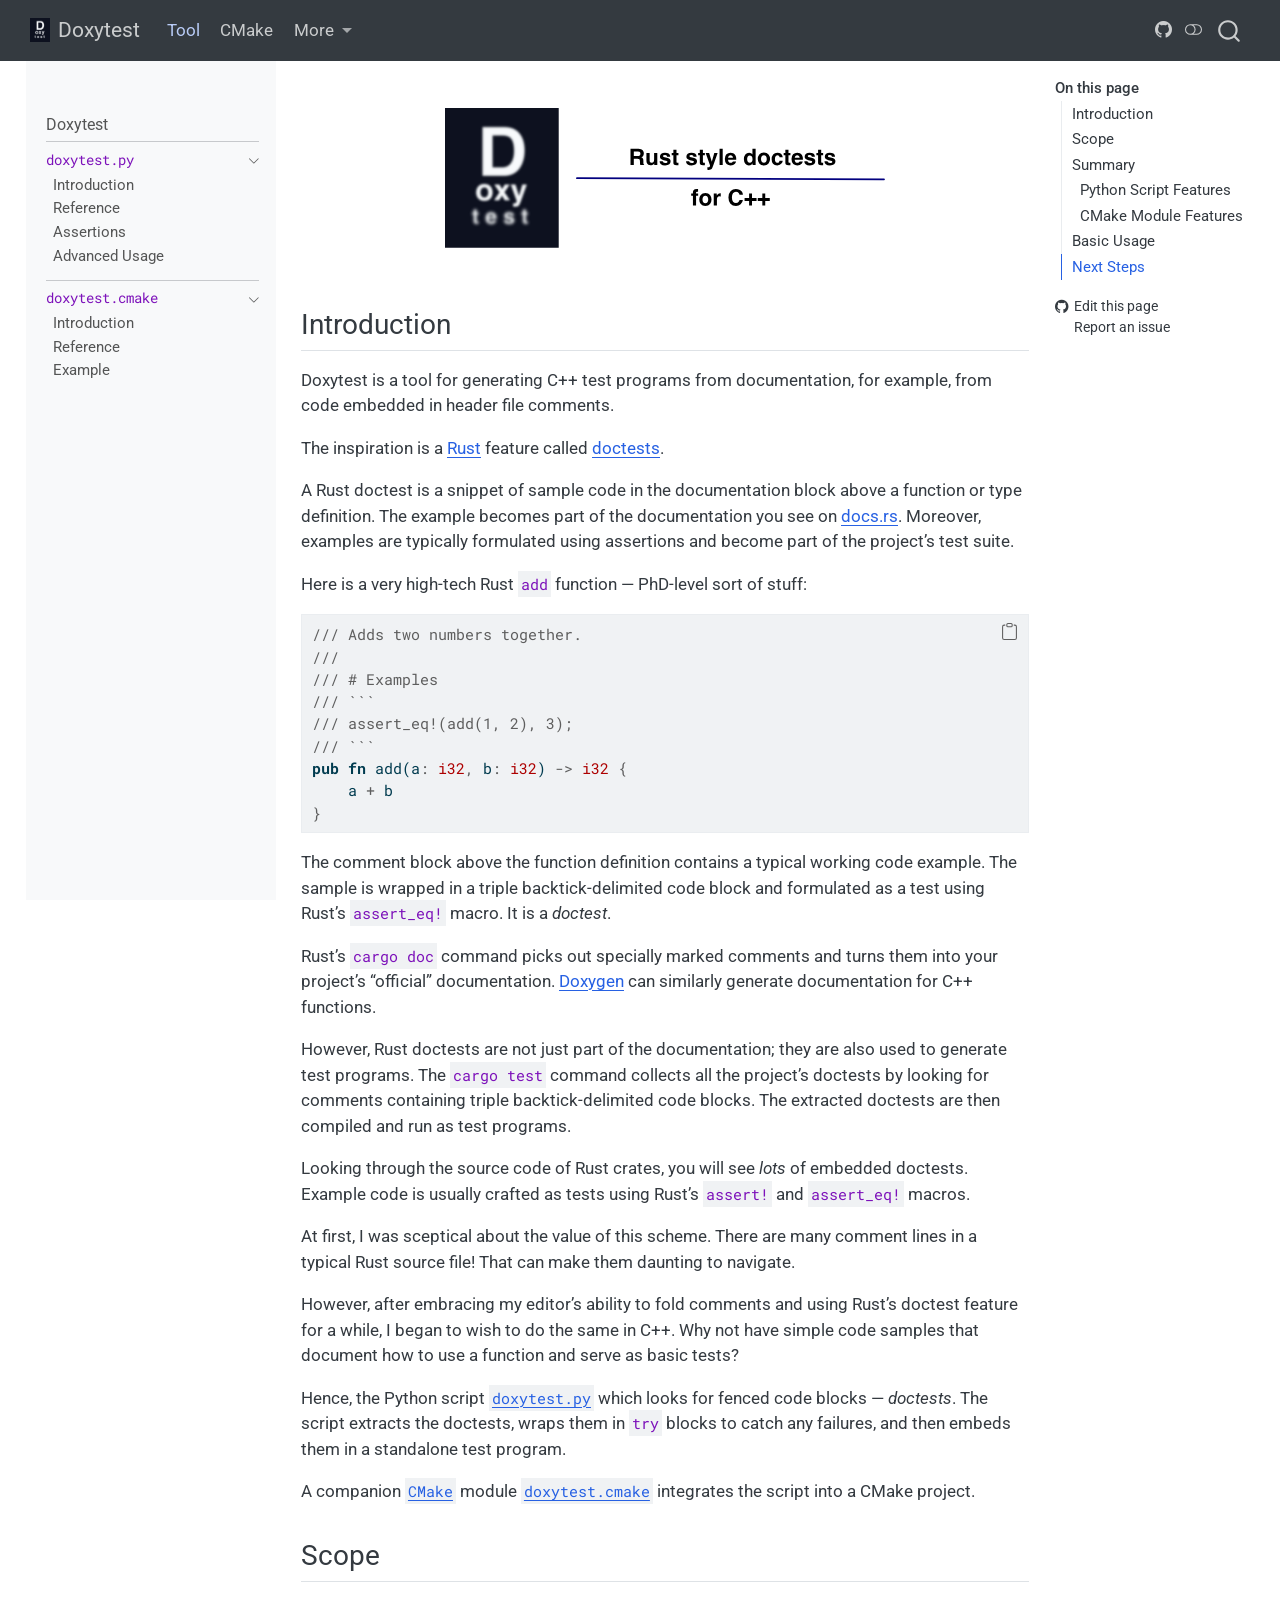
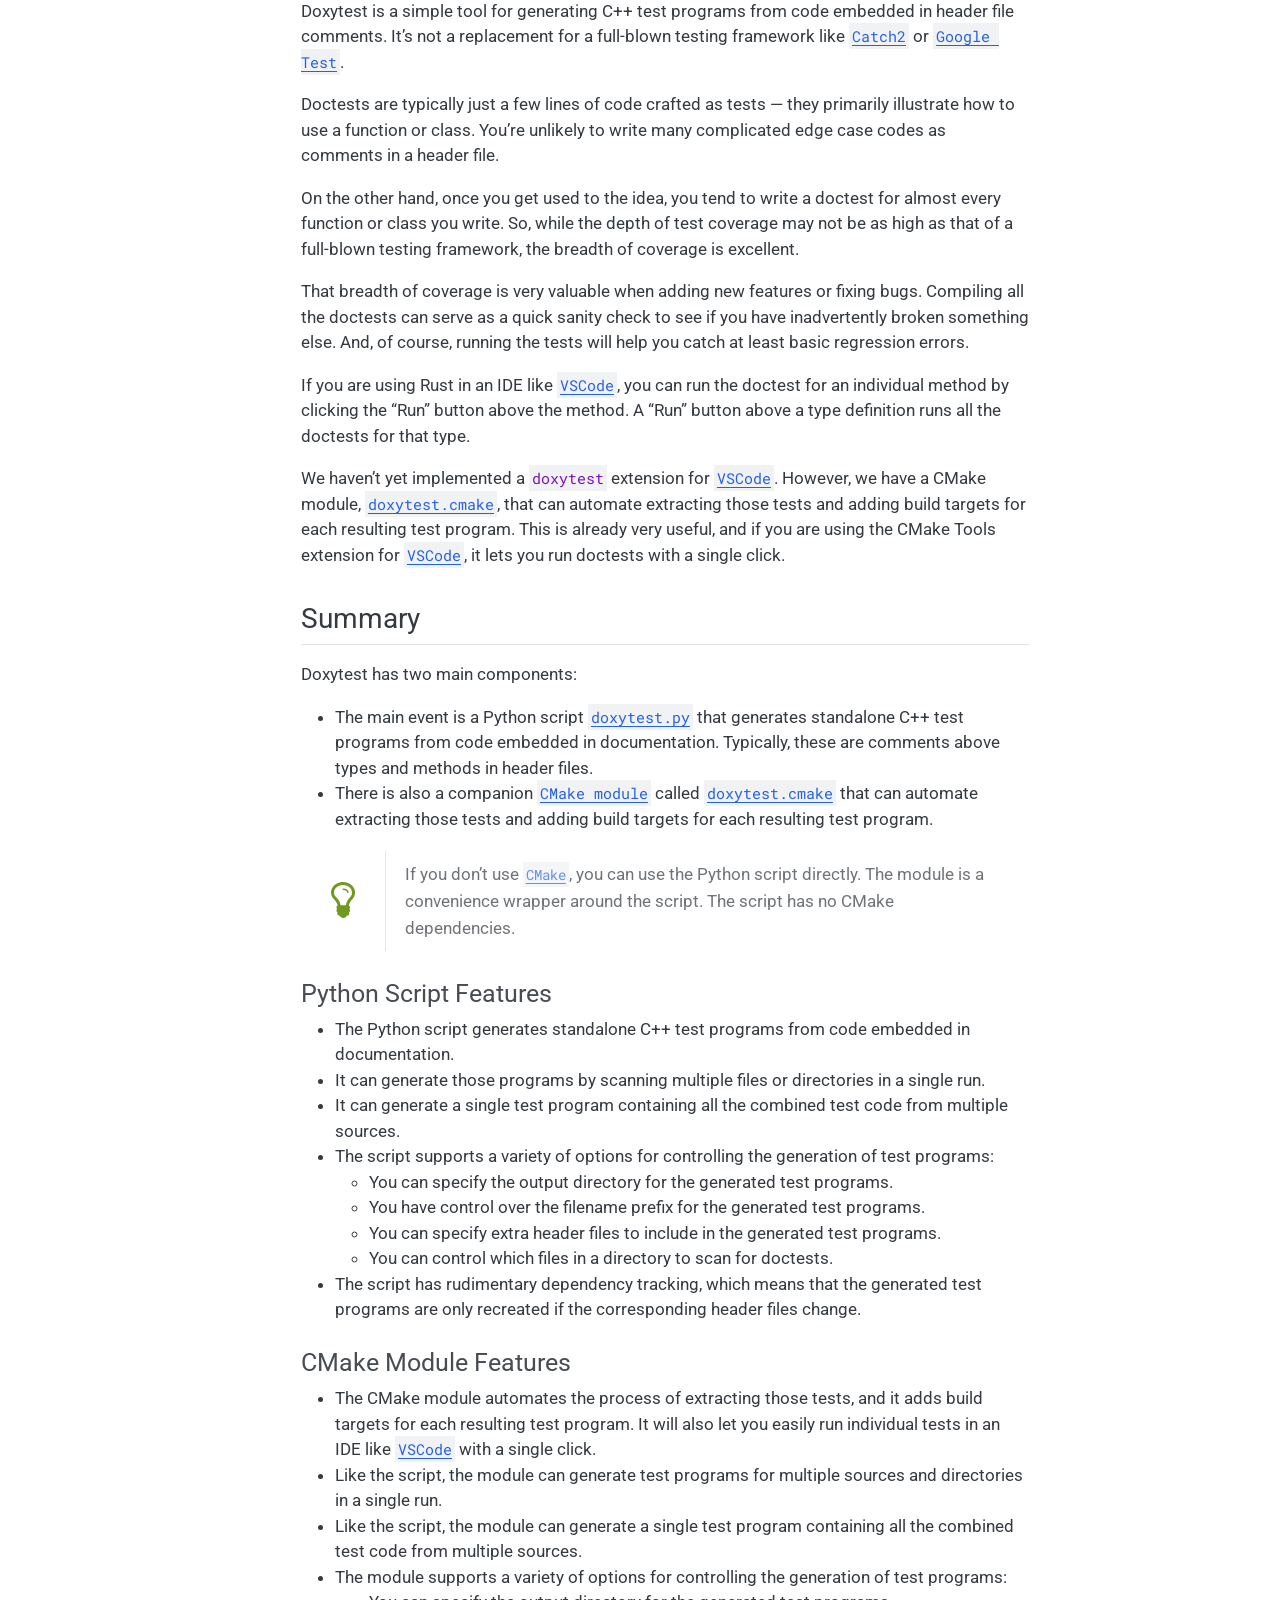
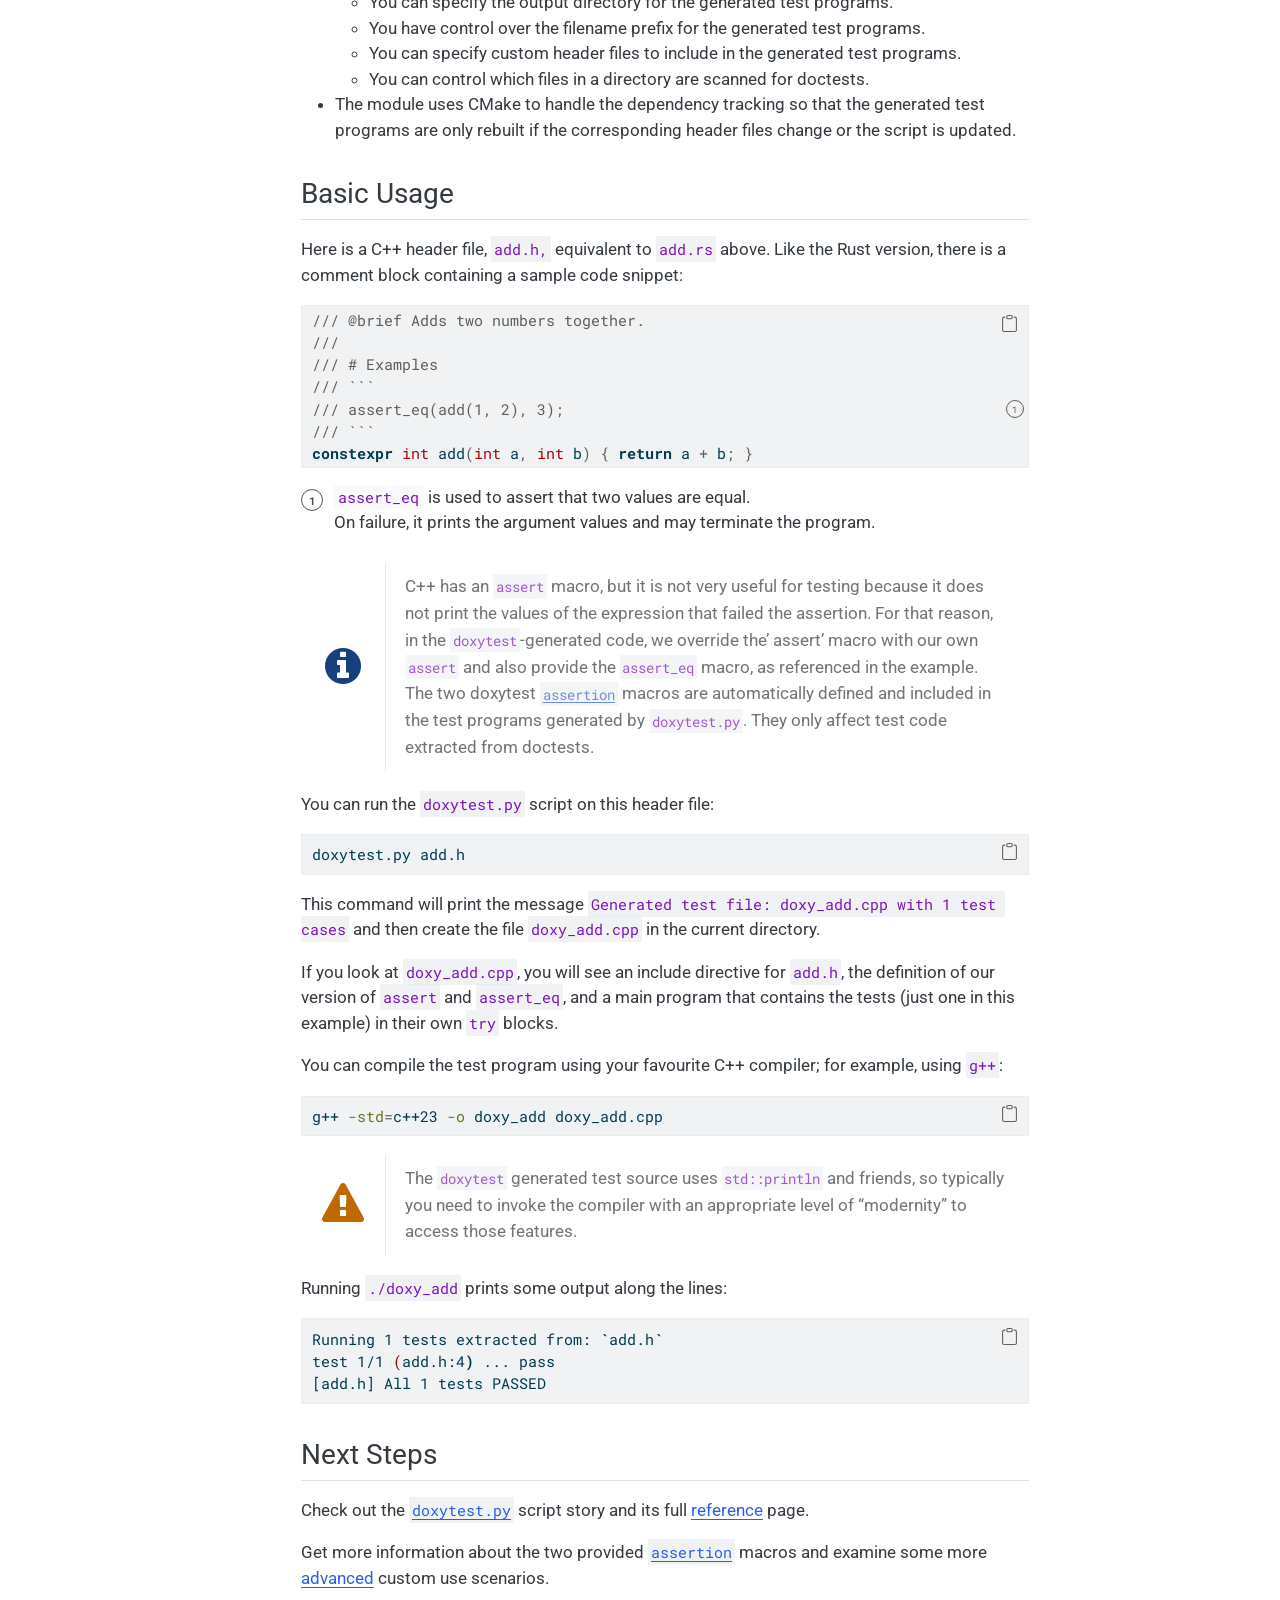
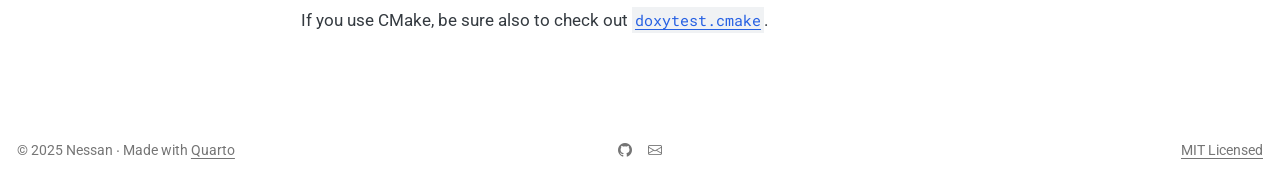
<file: index.html>
<!DOCTYPE html>
<html xmlns="http://www.w3.org/1999/xhtml" lang="en" xml:lang="en"><head>

<meta charset="utf-8">
<meta name="generator" content="quarto-1.8.25">

<meta name="viewport" content="width=device-width, initial-scale=1.0, user-scalable=yes">


<title>Doxytest</title>
<style>
code{white-space: pre-wrap;}
span.smallcaps{font-variant: small-caps;}
div.columns{display: flex; gap: min(4vw, 1.5em);}
div.column{flex: auto; overflow-x: auto;}
div.hanging-indent{margin-left: 1.5em; text-indent: -1.5em;}
ul.task-list{list-style: none;}
ul.task-list li input[type="checkbox"] {
  width: 0.8em;
  margin: 0 0.8em 0.2em -1em; /* quarto-specific, see https://github.com/quarto-dev/quarto-cli/issues/4556 */ 
  vertical-align: middle;
}
/* CSS for syntax highlighting */
html { -webkit-text-size-adjust: 100%; }
pre > code.sourceCode { white-space: pre; position: relative; }
pre > code.sourceCode > span { display: inline-block; line-height: 1.25; }
pre > code.sourceCode > span:empty { height: 1.2em; }
.sourceCode { overflow: visible; }
code.sourceCode > span { color: inherit; text-decoration: inherit; }
div.sourceCode { margin: 1em 0; }
pre.sourceCode { margin: 0; }
@media screen {
div.sourceCode { overflow: auto; }
}
@media print {
pre > code.sourceCode { white-space: pre-wrap; }
pre > code.sourceCode > span { text-indent: -5em; padding-left: 5em; }
}
pre.numberSource code
  { counter-reset: source-line 0; }
pre.numberSource code > span
  { position: relative; left: -4em; counter-increment: source-line; }
pre.numberSource code > span > a:first-child::before
  { content: counter(source-line);
    position: relative; left: -1em; text-align: right; vertical-align: baseline;
    border: none; display: inline-block;
    -webkit-touch-callout: none; -webkit-user-select: none;
    -khtml-user-select: none; -moz-user-select: none;
    -ms-user-select: none; user-select: none;
    padding: 0 4px; width: 4em;
  }
pre.numberSource { margin-left: 3em;  padding-left: 4px; }
div.sourceCode
  {   }
@media screen {
pre > code.sourceCode > span > a:first-child::before { text-decoration: underline; }
}
</style>


<script src="site_libs/quarto-nav/quarto-nav.js"></script>
<script src="site_libs/clipboard/clipboard.min.js"></script>
<script src="site_libs/quarto-search/autocomplete.umd.js"></script>
<script src="site_libs/quarto-search/fuse.min.js"></script>
<script src="site_libs/quarto-search/quarto-search.js"></script>
<meta name="quarto:offset" content="./">
<link href="./images/logo.svg" rel="icon" type="image/svg+xml">
<script src="site_libs/quarto-html/quarto.js" type="module"></script>
<script src="site_libs/quarto-html/tabsets/tabsets.js" type="module"></script>
<script src="site_libs/quarto-html/axe/axe-check.js" type="module"></script>
<script src="site_libs/quarto-html/popper.min.js"></script>
<script src="site_libs/quarto-html/tippy.umd.min.js"></script>
<script src="site_libs/quarto-html/anchor.min.js"></script>
<link href="site_libs/quarto-html/tippy.css" rel="stylesheet">
<link href="site_libs/quarto-html/quarto-syntax-highlighting-cd4e4562af9062d9f200841793bf5c06.css" rel="stylesheet" class="quarto-color-scheme" id="quarto-text-highlighting-styles">
<link href="site_libs/quarto-html/quarto-syntax-highlighting-dark-42da390b1251f2a7a621bc99940f6342.css" rel="stylesheet" class="quarto-color-scheme quarto-color-alternate" id="quarto-text-highlighting-styles">
<link href="site_libs/quarto-html/quarto-syntax-highlighting-cd4e4562af9062d9f200841793bf5c06.css" rel="stylesheet" class="quarto-color-scheme-extra" id="quarto-text-highlighting-styles">
<script src="site_libs/bootstrap/bootstrap.min.js"></script>
<link href="site_libs/bootstrap/bootstrap-icons.css" rel="stylesheet">
<link href="site_libs/bootstrap/bootstrap-f64d3cc6d510363a8df64d83128550f2.min.css" rel="stylesheet" append-hash="true" class="quarto-color-scheme" id="quarto-bootstrap" data-mode="light">
<link href="site_libs/bootstrap/bootstrap-dark-872cdecd6121a61d6fad0543e29579e4.min.css" rel="stylesheet" append-hash="true" class="quarto-color-scheme quarto-color-alternate" id="quarto-bootstrap" data-mode="dark">
<link href="site_libs/bootstrap/bootstrap-f64d3cc6d510363a8df64d83128550f2.min.css" rel="stylesheet" append-hash="true" class="quarto-color-scheme-extra" id="quarto-bootstrap" data-mode="light">
<link href="site_libs/quarto-contrib/admonitions-1.0.0/admonitions.css" rel="stylesheet">
<script id="quarto-search-options" type="application/json">{
  "location": "navbar",
  "copy-button": false,
  "collapse-after": 3,
  "panel-placement": "end",
  "type": "overlay",
  "limit": 50,
  "keyboard-shortcut": [
    "f",
    "/",
    "s"
  ],
  "show-item-context": false,
  "language": {
    "search-no-results-text": "No results",
    "search-matching-documents-text": "matching documents",
    "search-copy-link-title": "Copy link to search",
    "search-hide-matches-text": "Hide additional matches",
    "search-more-match-text": "more match in this document",
    "search-more-matches-text": "more matches in this document",
    "search-clear-button-title": "Clear",
    "search-text-placeholder": "",
    "search-detached-cancel-button-title": "Cancel",
    "search-submit-button-title": "Submit",
    "search-label": "Search"
  }
}</script>
<script async="" src="https://www.googletagmanager.com/gtag/js?id=G-62CQE8TY0X"></script>

<script type="text/javascript">

window.dataLayer = window.dataLayer || [];
function gtag(){dataLayer.push(arguments);}
gtag('js', new Date());
gtag('config', 'G-62CQE8TY0X', { 'anonymize_ip': true});
</script>
<link rel="stylesheet" href="https://cdnjs.cloudflare.com/ajax/libs/font-awesome/4.7.0/css/font-awesome.min.css">


<meta property="og:title" content="Doxytest">
<meta property="og:description" content="">
<meta property="og:image" content="https://nessan.github.io/doxytest/images/blurred-large.svg">
<meta property="og:site_name" content="Doxytest">
<meta property="og:image:alt" content="Project Header Logo">
</head>

<body class="nav-sidebar floating nav-fixed quarto-light"><script id="quarto-html-before-body" type="application/javascript">
    const toggleBodyColorMode = (bsSheetEl) => {
      const mode = bsSheetEl.getAttribute("data-mode");
      const bodyEl = window.document.querySelector("body");
      if (mode === "dark") {
        bodyEl.classList.add("quarto-dark");
        bodyEl.classList.remove("quarto-light");
      } else {
        bodyEl.classList.add("quarto-light");
        bodyEl.classList.remove("quarto-dark");
      }
    }
    const toggleBodyColorPrimary = () => {
      const bsSheetEl = window.document.querySelector("link#quarto-bootstrap:not([rel=disabled-stylesheet])");
      if (bsSheetEl) {
        toggleBodyColorMode(bsSheetEl);
      }
    }
    const setColorSchemeToggle = (alternate) => {
      const toggles = window.document.querySelectorAll('.quarto-color-scheme-toggle');
      for (let i=0; i < toggles.length; i++) {
        const toggle = toggles[i];
        if (toggle) {
          if (alternate) {
            toggle.classList.add("alternate");
          } else {
            toggle.classList.remove("alternate");
          }
        }
      }
    };
    const toggleColorMode = (alternate) => {
      // Switch the stylesheets
      const primaryStylesheets = window.document.querySelectorAll('link.quarto-color-scheme:not(.quarto-color-alternate)');
      const alternateStylesheets = window.document.querySelectorAll('link.quarto-color-scheme.quarto-color-alternate');
      manageTransitions('#quarto-margin-sidebar .nav-link', false);
      if (alternate) {
        // note: dark is layered on light, we don't disable primary!
        enableStylesheet(alternateStylesheets);
        for (const sheetNode of alternateStylesheets) {
          if (sheetNode.id === "quarto-bootstrap") {
            toggleBodyColorMode(sheetNode);
          }
        }
      } else {
        disableStylesheet(alternateStylesheets);
        enableStylesheet(primaryStylesheets)
        toggleBodyColorPrimary();
      }
      manageTransitions('#quarto-margin-sidebar .nav-link', true);
      // Switch the toggles
      setColorSchemeToggle(alternate)
      // Hack to workaround the fact that safari doesn't
      // properly recolor the scrollbar when toggling (#1455)
      if (navigator.userAgent.indexOf('Safari') > 0 && navigator.userAgent.indexOf('Chrome') == -1) {
        manageTransitions("body", false);
        window.scrollTo(0, 1);
        setTimeout(() => {
          window.scrollTo(0, 0);
          manageTransitions("body", true);
        }, 40);
      }
    }
    const disableStylesheet = (stylesheets) => {
      for (let i=0; i < stylesheets.length; i++) {
        const stylesheet = stylesheets[i];
        stylesheet.rel = 'disabled-stylesheet';
      }
    }
    const enableStylesheet = (stylesheets) => {
      for (let i=0; i < stylesheets.length; i++) {
        const stylesheet = stylesheets[i];
        if(stylesheet.rel !== 'stylesheet') { // for Chrome, which will still FOUC without this check
          stylesheet.rel = 'stylesheet';
        }
      }
    }
    const manageTransitions = (selector, allowTransitions) => {
      const els = window.document.querySelectorAll(selector);
      for (let i=0; i < els.length; i++) {
        const el = els[i];
        if (allowTransitions) {
          el.classList.remove('notransition');
        } else {
          el.classList.add('notransition');
        }
      }
    }
    const isFileUrl = () => {
      return window.location.protocol === 'file:';
    }
    const hasAlternateSentinel = () => {
      let styleSentinel = getColorSchemeSentinel();
      if (styleSentinel !== null) {
        return styleSentinel === "alternate";
      } else {
        return false;
      }
    }
    const setStyleSentinel = (alternate) => {
      const value = alternate ? "alternate" : "default";
      if (!isFileUrl()) {
        window.localStorage.setItem("quarto-color-scheme", value);
      } else {
        localAlternateSentinel = value;
      }
    }
    const getColorSchemeSentinel = () => {
      if (!isFileUrl()) {
        const storageValue = window.localStorage.getItem("quarto-color-scheme");
        return storageValue != null ? storageValue : localAlternateSentinel;
      } else {
        return localAlternateSentinel;
      }
    }
    const toggleGiscusIfUsed = (isAlternate, darkModeDefault) => {
      const baseTheme = document.querySelector('#giscus-base-theme')?.value ?? 'light';
      const alternateTheme = document.querySelector('#giscus-alt-theme')?.value ?? 'dark';
      let newTheme = '';
      if(authorPrefersDark) {
        newTheme = isAlternate ? baseTheme : alternateTheme;
      } else {
        newTheme = isAlternate ? alternateTheme : baseTheme;
      }
      const changeGiscusTheme = () => {
        // From: https://github.com/giscus/giscus/issues/336
        const sendMessage = (message) => {
          const iframe = document.querySelector('iframe.giscus-frame');
          if (!iframe) return;
          iframe.contentWindow.postMessage({ giscus: message }, 'https://giscus.app');
        }
        sendMessage({
          setConfig: {
            theme: newTheme
          }
        });
      }
      const isGiscussLoaded = window.document.querySelector('iframe.giscus-frame') !== null;
      if (isGiscussLoaded) {
        changeGiscusTheme();
      }
    };
    const authorPrefersDark = false;
    const darkModeDefault = authorPrefersDark;
      document.querySelector('link#quarto-text-highlighting-styles.quarto-color-scheme-extra').rel = 'disabled-stylesheet';
      document.querySelector('link#quarto-bootstrap.quarto-color-scheme-extra').rel = 'disabled-stylesheet';
    let localAlternateSentinel = darkModeDefault ? 'alternate' : 'default';
    // Dark / light mode switch
    window.quartoToggleColorScheme = () => {
      // Read the current dark / light value
      let toAlternate = !hasAlternateSentinel();
      toggleColorMode(toAlternate);
      setStyleSentinel(toAlternate);
      toggleGiscusIfUsed(toAlternate, darkModeDefault);
      window.dispatchEvent(new Event('resize'));
    };
    // Switch to dark mode if need be
    if (hasAlternateSentinel()) {
      toggleColorMode(true);
    } else {
      toggleColorMode(false);
    }
  </script>

<div id="quarto-search-results"></div>
  <header id="quarto-header" class="headroom fixed-top">
    <nav class="navbar navbar-expand-lg " data-bs-theme="dark">
      <div class="navbar-container container-fluid">
      <div class="navbar-brand-container mx-auto">
    <a href="./index.html" class="navbar-brand navbar-brand-logo">
    <img src="./images/logo.svg" alt="The Doxytest logo" class="navbar-logo light-content">
    <img src="./images/logo.svg" alt="The Doxytest logo" class="navbar-logo dark-content">
    </a>
    <a class="navbar-brand" href="./index.html">
    <span class="navbar-title">Doxytest</span>
    </a>
  </div>
            <div id="quarto-search" class="" title="Search"></div>
          <button class="navbar-toggler" type="button" data-bs-toggle="collapse" data-bs-target="#navbarCollapse" aria-controls="navbarCollapse" role="menu" aria-expanded="false" aria-label="Toggle navigation" onclick="if (window.quartoToggleHeadroom) { window.quartoToggleHeadroom(); }">
  <span class="navbar-toggler-icon"></span>
</button>
          <div class="collapse navbar-collapse" id="navbarCollapse">
            <ul class="navbar-nav navbar-nav-scroll me-auto">
  <li class="nav-item">
    <a class="nav-link active" href="./pages/script/index.html" aria-current="page"> 
<span class="menu-text">Tool</span></a>
  </li>  
  <li class="nav-item">
    <a class="nav-link" href="./pages/cmake/index.html"> 
<span class="menu-text">CMake</span></a>
  </li>  
  <li class="nav-item dropdown ">
    <a class="nav-link dropdown-toggle" href="#" id="nav-menu-more" role="link" data-bs-toggle="dropdown" aria-expanded="false">
 <span class="menu-text">More</span>
    </a>
    <ul class="dropdown-menu" aria-labelledby="nav-menu-more">    
        <li>
    <a class="dropdown-item" href="https://github.com/nessan/doxytest"><i class="bi bi-github" role="img">
</i> 
 <span class="dropdown-text">Project Repo</span></a>
  </li>  
        <li>
    <a class="dropdown-item" href="https://github.com/nessan/doxytest/issues"><i class="bi bi-bug" role="img">
</i> 
 <span class="dropdown-text">Report a Bug</span></a>
  </li>  
        <li>
    <a class="dropdown-item" href="mailto:nzznfitz+gh@icloud.com"><i class="bi bi-chat-right-text" role="img">
</i> 
 <span class="dropdown-text">Ask a Question</span></a>
  </li>  
    </ul>
  </li>
</ul>
          </div> <!-- /navcollapse -->
            <div class="quarto-navbar-tools">
    <a href="https://github.com/nessan/doxytest" title="GitHub repo" class="quarto-navigation-tool px-1" aria-label="GitHub repo"><i class="bi bi-github"></i></a>
  <a href="" class="quarto-color-scheme-toggle quarto-navigation-tool  px-1" onclick="window.quartoToggleColorScheme(); return false;" title="Toggle dark mode"><i class="bi"></i></a>
</div>
      </div> <!-- /container-fluid -->
    </nav>
  <nav class="quarto-secondary-nav">
    <div class="container-fluid d-flex">
      <button type="button" class="quarto-btn-toggle btn" data-bs-toggle="collapse" role="button" data-bs-target=".quarto-sidebar-collapse-item" aria-controls="quarto-sidebar" aria-expanded="false" aria-label="Toggle sidebar navigation" onclick="if (window.quartoToggleHeadroom) { window.quartoToggleHeadroom(); }">
        <i class="bi bi-layout-text-sidebar-reverse"></i>
      </button>
        <a class="flex-grow-1 no-decor" role="navigation" data-bs-toggle="collapse" data-bs-target=".quarto-sidebar-collapse-item" aria-controls="quarto-sidebar" aria-expanded="false" aria-label="Toggle sidebar navigation" onclick="if (window.quartoToggleHeadroom) { window.quartoToggleHeadroom(); }">      
          <h1 class="quarto-secondary-nav-title"></h1>
        </a>     
    </div>
  </nav>
</header>
<!-- content -->
<div id="quarto-content" class="quarto-container page-columns page-rows-contents page-layout-article page-navbar">
<!-- sidebar -->
  <nav id="quarto-sidebar" class="sidebar collapse collapse-horizontal quarto-sidebar-collapse-item sidebar-navigation floating overflow-auto">
    <div class="pt-lg-2 mt-2 text-left sidebar-header">
      <a href="./index.html" class="sidebar-logo-link">
      </a>
      </div>
    <div class="sidebar-menu-container"> 
    <ul class="list-unstyled mt-1">
        <li class="sidebar-item">
  <div class="sidebar-item-container"> 
  <a href="./pages/index.html" class="sidebar-item-text sidebar-link">
 <span class="menu-text">Doxytest</span></a>
  </div>
</li>
        <li class="px-0"><hr class="sidebar-divider hi "></li>
        <li class="sidebar-item sidebar-item-section">
      <div class="sidebar-item-container"> 
            <a class="sidebar-item-text sidebar-link text-start" data-bs-toggle="collapse" data-bs-target="#quarto-sidebar-section-1" role="navigation" aria-expanded="true">
 <span class="menu-text"><code>doxytest.py</code></span></a>
          <a class="sidebar-item-toggle text-start" data-bs-toggle="collapse" data-bs-target="#quarto-sidebar-section-1" role="navigation" aria-expanded="true" aria-label="Toggle section">
            <i class="bi bi-chevron-right ms-2"></i>
          </a> 
      </div>
      <ul id="quarto-sidebar-section-1" class="collapse list-unstyled sidebar-section depth1 show">  
          <li class="sidebar-item">
  <div class="sidebar-item-container"> 
  <a href="./pages/script/index.html" class="sidebar-item-text sidebar-link">
 <span class="menu-text">Introduction</span></a>
  </div>
</li>
          <li class="sidebar-item">
  <div class="sidebar-item-container"> 
  <a href="./pages/script/reference.html" class="sidebar-item-text sidebar-link">
 <span class="menu-text">Reference</span></a>
  </div>
</li>
          <li class="sidebar-item">
  <div class="sidebar-item-container"> 
  <a href="./pages/script/assertions.html" class="sidebar-item-text sidebar-link">
 <span class="menu-text">Assertions</span></a>
  </div>
</li>
          <li class="sidebar-item">
  <div class="sidebar-item-container"> 
  <a href="./pages/script/advanced.html" class="sidebar-item-text sidebar-link">
 <span class="menu-text">Advanced Usage</span></a>
  </div>
</li>
      </ul>
  </li>
        <li class="px-0"><hr class="sidebar-divider hi "></li>
        <li class="sidebar-item sidebar-item-section">
      <div class="sidebar-item-container"> 
            <a class="sidebar-item-text sidebar-link text-start" data-bs-toggle="collapse" data-bs-target="#quarto-sidebar-section-2" role="navigation" aria-expanded="true">
 <span class="menu-text"><code>doxytest.cmake</code></span></a>
          <a class="sidebar-item-toggle text-start" data-bs-toggle="collapse" data-bs-target="#quarto-sidebar-section-2" role="navigation" aria-expanded="true" aria-label="Toggle section">
            <i class="bi bi-chevron-right ms-2"></i>
          </a> 
      </div>
      <ul id="quarto-sidebar-section-2" class="collapse list-unstyled sidebar-section depth1 show">  
          <li class="sidebar-item">
  <div class="sidebar-item-container"> 
  <a href="./pages/cmake/index.html" class="sidebar-item-text sidebar-link">
 <span class="menu-text">Introduction</span></a>
  </div>
</li>
          <li class="sidebar-item">
  <div class="sidebar-item-container"> 
  <a href="./pages/cmake/index.html#reference" class="sidebar-item-text sidebar-link">
 <span class="menu-text">Reference</span></a>
  </div>
</li>
          <li class="sidebar-item">
  <div class="sidebar-item-container"> 
  <a href="./pages/cmake/index.html#example" class="sidebar-item-text sidebar-link">
 <span class="menu-text">Example</span></a>
  </div>
</li>
      </ul>
  </li>
    </ul>
    </div>
</nav>
<div id="quarto-sidebar-glass" class="quarto-sidebar-collapse-item" data-bs-toggle="collapse" data-bs-target=".quarto-sidebar-collapse-item"></div>
<!-- margin-sidebar -->
    <div id="quarto-margin-sidebar" class="sidebar margin-sidebar">
        <nav id="TOC" role="doc-toc" class="toc-active" data-toc-expanded="99">
    <h2 id="toc-title">On this page</h2>
   
  <ul>
  <li><a href="#introduction" id="toc-introduction" class="nav-link active" data-scroll-target="#introduction">Introduction</a></li>
  <li><a href="#scope" id="toc-scope" class="nav-link" data-scroll-target="#scope">Scope</a></li>
  <li><a href="#summary" id="toc-summary" class="nav-link" data-scroll-target="#summary">Summary</a>
  <ul class="collapse">
  <li><a href="#python-script-features" id="toc-python-script-features" class="nav-link" data-scroll-target="#python-script-features">Python Script Features</a></li>
  <li><a href="#cmake-module-features" id="toc-cmake-module-features" class="nav-link" data-scroll-target="#cmake-module-features">CMake Module Features</a></li>
  </ul></li>
  <li><a href="#basic-usage" id="toc-basic-usage" class="nav-link" data-scroll-target="#basic-usage">Basic Usage</a></li>
  <li><a href="#next-steps" id="toc-next-steps" class="nav-link" data-scroll-target="#next-steps">Next Steps</a></li>
  </ul>
<div class="toc-actions"><ul><li><a href="https://github.com/nessan/doxytest/edit/main/docs/index.qmd" class="toc-action"><i class="bi bi-github"></i>Edit this page</a></li><li><a href="https://github.com/nessan/doxytest/issues/new/choose" class="toc-action"><i class="bi empty"></i>Report an issue</a></li></ul></div></nav>
    </div>
<!-- main -->
<main class="content" id="quarto-document-content"><header id="title-block-header" class="quarto-title-block"></header>





<div align="center">
    <img src="./images/blurred-large.svg" alt="Project Header Logo" height="140">
</div>
<p><br></p>
<section id="introduction" class="level2">
<h2 class="anchored" data-anchor-id="introduction">Introduction</h2>
<p>Doxytest is a tool for generating C++ test programs from documentation, for example, from code embedded in header file comments.</p>
<p>The inspiration is a <a href="https://www.rust-lang.org">Rust</a> feature called <a href="https://doc.rust-lang.org/rustdoc/write-documentation/documentation-tests.html">doctests</a>.</p>
<p>A Rust doctest is a snippet of sample code in the documentation block above a function or type definition. The example becomes part of the documentation you see on <a href="https://docs.rs">docs.rs</a>. Moreover, examples are typically formulated using assertions and become part of the project’s test suite.</p>
<p>Here is a very high-tech Rust <code>add</code> function — PhD-level sort of stuff:</p>
<div class="code-copy-outer-scaffold"><div class="sourceCode" id="cb1"><pre class="sourceCode rust code-with-copy"><code class="sourceCode rust"><span id="cb1-1"><a href="#cb1-1" aria-hidden="true" tabindex="-1"></a><span class="co">/// Adds two numbers together.</span></span>
<span id="cb1-2"><a href="#cb1-2" aria-hidden="true" tabindex="-1"></a><span class="co">///</span></span>
<span id="cb1-3"><a href="#cb1-3" aria-hidden="true" tabindex="-1"></a><span class="co">/// # Examples</span></span>
<span id="cb1-4"><a href="#cb1-4" aria-hidden="true" tabindex="-1"></a><span class="co">/// ```</span></span>
<span id="cb1-5"><a href="#cb1-5" aria-hidden="true" tabindex="-1"></a><span class="co">/// assert_eq!(add(1, 2), 3);</span></span>
<span id="cb1-6"><a href="#cb1-6" aria-hidden="true" tabindex="-1"></a><span class="co">/// ```</span></span>
<span id="cb1-7"><a href="#cb1-7" aria-hidden="true" tabindex="-1"></a><span class="kw">pub</span> <span class="kw">fn</span> add(a<span class="op">:</span> <span class="dt">i32</span><span class="op">,</span> b<span class="op">:</span> <span class="dt">i32</span>) <span class="op">-&gt;</span> <span class="dt">i32</span> <span class="op">{</span></span>
<span id="cb1-8"><a href="#cb1-8" aria-hidden="true" tabindex="-1"></a>    a <span class="op">+</span> b</span>
<span id="cb1-9"><a href="#cb1-9" aria-hidden="true" tabindex="-1"></a><span class="op">}</span></span></code></pre></div><button title="Copy to Clipboard" class="code-copy-button"><i class="bi"></i></button></div>
<p>The comment block above the function definition contains a typical working code example. The sample is wrapped in a triple backtick-delimited code block and formulated as a test using Rust’s <code>assert_eq!</code> macro. It is a <em>doctest</em>.</p>
<p>Rust’s <code>cargo doc</code> command picks out specially marked comments and turns them into your project’s “official” documentation. <a href="https://www.doxygen.nl">Doxygen</a> can similarly generate documentation for C++ functions.</p>
<p>However, Rust doctests are not just part of the documentation; they are also used to generate test programs. The <code>cargo test</code> command collects all the project’s doctests by looking for comments containing triple backtick-delimited code blocks. The extracted doctests are then compiled and run as test programs.</p>
<p>Looking through the source code of Rust crates, you will see <em>lots</em> of embedded doctests. Example code is usually crafted as tests using Rust’s <code>assert!</code> and <code>assert_eq!</code> macros.</p>
<p>At first, I was sceptical about the value of this scheme. There are many comment lines in a typical Rust source file! That can make them daunting to navigate.</p>
<p>However, after embracing my editor’s ability to fold comments and using Rust’s doctest feature for a while, I began to wish to do the same in C++. Why not have simple code samples that document how to use a function and serve as basic tests?</p>
<p>Hence, the Python script <a href="./pages/script/index.html"><code>doxytest.py</code></a> which looks for fenced code blocks — <em>doctests</em>. The script extracts the doctests, wraps them in <code>try</code> blocks to catch any failures, and then embeds them in a standalone test program.</p>
<p>A companion <a href="https://cmake.org"><code>CMake</code></a> module <a href="./pages/cmake/index.html"><code>doxytest.cmake</code></a> integrates the script into a CMake project.</p>
</section>
<section id="scope" class="level2">
<h2 class="anchored" data-anchor-id="scope">Scope</h2>
<p>Doxytest is a simple tool for generating C++ test programs from code embedded in header file comments. It’s not a replacement for a full-blown testing framework like <a href="https://github.com/catchorg/Catch2"><code>Catch2</code></a> or <a href="https://github.com/google/googletest"><code>Google Test</code></a>.</p>
<p>Doctests are typically just a few lines of code crafted as tests — they primarily illustrate how to use a function or class. You’re unlikely to write many complicated edge case codes as comments in a header file.</p>
<p>On the other hand, once you get used to the idea, you tend to write a doctest for almost every function or class you write. So, while the depth of test coverage may not be as high as that of a full-blown testing framework, the breadth of coverage is excellent.</p>
<p>That breadth of coverage is very valuable when adding new features or fixing bugs. Compiling all the doctests can serve as a quick sanity check to see if you have inadvertently broken something else. And, of course, running the tests will help you catch at least basic regression errors.</p>
<p>If you are using Rust in an IDE like <a href="https://code.visualstudio.com"><code>VSCode</code></a>, you can run the doctest for an individual method by clicking the “Run” button above the method. A “Run” button above a type definition runs all the doctests for that type.</p>
<p>We haven’t yet implemented a <code>doxytest</code> extension for <a href="https://code.visualstudio.com"><code>VSCode</code></a>. However, we have a CMake module, <a href="./pages/cmake/index.html"><code>doxytest.cmake</code></a>, that can automate extracting those tests and adding build targets for each resulting test program. This is already very useful, and if you are using the CMake Tools extension for <a href="https://code.visualstudio.com"><code>VSCode</code></a>, it lets you run doctests with a single click.</p>
</section>
<section id="summary" class="level2">
<h2 class="anchored" data-anchor-id="summary">Summary</h2>
<p>Doxytest has two main components:</p>
<ul>
<li>The main event is a Python script <a href="./pages/script/index.html"><code>doxytest.py</code></a> that generates standalone C++ test programs from code embedded in documentation. Typically, these are comments above types and methods in header files.</li>
<li>There is also a companion <a href="https://cmake.org/cmake/help/book/mastering-cmake/chapter/Modules.html"><code>CMake module</code></a> called <a href="./pages/cmake/index.html"><code>doxytest.cmake</code></a> that can automate extracting those tests and adding build targets for each resulting test program.</li>
</ul>
<div class="admonition tip">
    <table><tbody><tr>
    <td class="icon"> <i class="fa icon-tip" title="Tip"></i></td>
    <td class="content">
    
If you don’t use <a href="https://cmake.org"><code>CMake</code></a>, you can use the Python script directly. The module is a convenience wrapper around the script. The script has no CMake dependencies.
</td></tr></tbody></table></div>
<section id="python-script-features" class="level3">
<h3 class="anchored" data-anchor-id="python-script-features">Python Script Features</h3>
<ul>
<li>The Python script generates standalone C++ test programs from code embedded in documentation.</li>
<li>It can generate those programs by scanning multiple files or directories in a single run.</li>
<li>It can generate a single test program containing all the combined test code from multiple sources.</li>
<li>The script supports a variety of options for controlling the generation of test programs:
<ul>
<li>You can specify the output directory for the generated test programs.</li>
<li>You have control over the filename prefix for the generated test programs.</li>
<li>You can specify extra header files to include in the generated test programs.</li>
<li>You can control which files in a directory to scan for doctests.</li>
</ul></li>
<li>The script has rudimentary dependency tracking, which means that the generated test programs are only recreated if the corresponding header files change.</li>
</ul>
</section>
<section id="cmake-module-features" class="level3">
<h3 class="anchored" data-anchor-id="cmake-module-features">CMake Module Features</h3>
<ul>
<li>The CMake module automates the process of extracting those tests, and it adds build targets for each resulting test program. It will also let you easily run individual tests in an IDE like <a href="https://code.visualstudio.com"><code>VSCode</code></a> with a single click.</li>
<li>Like the script, the module can generate test programs for multiple sources and directories in a single run.</li>
<li>Like the script, the module can generate a single test program containing all the combined test code from multiple sources.</li>
<li>The module supports a variety of options for controlling the generation of test programs:
<ul>
<li>You can specify the output directory for the generated test programs.</li>
<li>You have control over the filename prefix for the generated test programs.</li>
<li>You can specify custom header files to include in the generated test programs.</li>
<li>You can control which files in a directory are scanned for doctests.</li>
</ul></li>
<li>The module uses CMake to handle the dependency tracking so that the generated test programs are only rebuilt if the corresponding header files change or the script is updated.</li>
</ul>
</section>
</section>
<section id="basic-usage" class="level2">
<h2 class="anchored" data-anchor-id="basic-usage">Basic Usage</h2>
<p>Here is a C++ header file, <code>add.h,</code> equivalent to <code>add.rs</code> above. Like the Rust version, there is a comment block containing a sample code snippet:</p>
<div class="code-copy-outer-scaffold"><div class="sourceCode" id="annotated-cell-2"><pre class="sourceCode cpp code-annotation-code code-with-copy code-annotated"><code class="sourceCode cpp"><span id="annotated-cell-2-1"><a href="#annotated-cell-2-1" aria-hidden="true" tabindex="-1"></a><span class="co">/// </span><span class="an">@brief</span><span class="co"> Adds two numbers together.</span></span>
<span id="annotated-cell-2-2"><a href="#annotated-cell-2-2" aria-hidden="true" tabindex="-1"></a><span class="co">///</span></span>
<span id="annotated-cell-2-3"><a href="#annotated-cell-2-3" aria-hidden="true" tabindex="-1"></a><span class="co">/// # Examples</span></span>
<span id="annotated-cell-2-4"><a href="#annotated-cell-2-4" aria-hidden="true" tabindex="-1"></a><span class="co">/// ```</span></span>
<a class="code-annotation-anchor" data-target-cell="annotated-cell-2" data-target-annotation="1" onclick="event.preventDefault();">1</a><span id="annotated-cell-2-5" class="code-annotation-target"><a href="#annotated-cell-2-5" aria-hidden="true" tabindex="-1"></a><span class="co">/// assert_eq(add(1, 2), 3);</span></span>
<span id="annotated-cell-2-6"><a href="#annotated-cell-2-6" aria-hidden="true" tabindex="-1"></a><span class="co">/// ```</span></span>
<span id="annotated-cell-2-7"><a href="#annotated-cell-2-7" aria-hidden="true" tabindex="-1"></a><span class="kw">constexpr</span> <span class="dt">int</span> add<span class="op">(</span><span class="dt">int</span> a<span class="op">,</span> <span class="dt">int</span> b<span class="op">)</span> <span class="op">{</span> <span class="cf">return</span> a <span class="op">+</span> b<span class="op">;</span> <span class="op">}</span></span><div class="code-annotation-gutter-bg"></div><div class="code-annotation-gutter"></div></code></pre></div><button title="Copy to Clipboard" class="code-copy-button"><i class="bi"></i></button></div>
<dl class="code-annotation-container-grid">
<dt data-target-cell="annotated-cell-2" data-target-annotation="1">1</dt>
<dd>
<span data-code-cell="annotated-cell-2" data-code-lines="5" data-code-annotation="1"><code>assert_eq</code> is used to assert that two values are equal. <br> On failure, it prints the argument values and may terminate the program.</span>
</dd>
</dl>
<div class="admonition note">
    <table><tbody><tr>
    <td class="icon"> <i class="fa icon-note" title="Note"></i></td>
    <td class="content">
    
C++ has an <code>assert</code> macro, but it is not very useful for testing because it does not print the values of the expression that failed the assertion. For that reason, in the <code>doxytest</code>-generated code, we override the’ assert’ macro with our own <code>assert</code> and also provide the <code>assert_eq</code> macro, as referenced in the example. The two doxytest <a href="./pages/script/assertions.html"><code>assertion</code></a> macros are automatically defined and included in the test programs generated by <code>doxytest.py</code>. They only affect test code extracted from doctests.
</td></tr></tbody></table></div>
<p>You can run the <code>doxytest.py</code> script on this header file:</p>
<div class="code-copy-outer-scaffold"><div class="sourceCode" id="cb2"><pre class="sourceCode sh code-with-copy"><code class="sourceCode bash"><span id="cb2-1"><a href="#cb2-1" aria-hidden="true" tabindex="-1"></a><span class="ex">doxytest.py</span> add.h</span></code></pre></div><button title="Copy to Clipboard" class="code-copy-button"><i class="bi"></i></button></div>
<p>This command will print the message <code>Generated test file: doxy_add.cpp with 1 test cases</code> and then create the file <code>doxy_add.cpp</code> in the current directory.</p>
<p>If you look at <code>doxy_add.cpp</code>, you will see an include directive for <code>add.h</code>, the definition of our version of <code>assert</code> and <code>assert_eq</code>, and a main program that contains the tests (just one in this example) in their own <code>try</code> blocks.</p>
<p>You can compile the test program using your favourite C++ compiler; for example, using <code>g++</code>:</p>
<div class="code-copy-outer-scaffold"><div class="sourceCode" id="cb3"><pre class="sourceCode sh code-with-copy"><code class="sourceCode bash"><span id="cb3-1"><a href="#cb3-1" aria-hidden="true" tabindex="-1"></a><span class="ex">g++</span> <span class="at">-std</span><span class="op">=</span>c++23 <span class="at">-o</span> doxy_add doxy_add.cpp</span></code></pre></div><button title="Copy to Clipboard" class="code-copy-button"><i class="bi"></i></button></div>
<div class="admonition warning">
    <table><tbody><tr>
    <td class="icon"> <i class="fa icon-warning" title="Warning"></i></td>
    <td class="content">
    
The <code>doxytest</code> generated test source uses <code>std::println</code> and friends, so typically you need to invoke the compiler with an appropriate level of “modernity” to access those features.
</td></tr></tbody></table></div>
<p>Running <code>./doxy_add</code> prints some output along the lines:</p>
<div class="code-copy-outer-scaffold"><div class="sourceCode" id="cb4"><pre class="sourceCode sh code-with-copy"><code class="sourceCode bash"><span id="cb4-1"><a href="#cb4-1" aria-hidden="true" tabindex="-1"></a><span class="ex">Running</span> 1 tests extracted from: <span class="kw">`</span><span class="ex">add.h</span><span class="kw">`</span></span>
<span id="cb4-2"><a href="#cb4-2" aria-hidden="true" tabindex="-1"></a><span class="bu">test</span> 1/1 <span class="er">(</span><span class="ex">add.h:4</span><span class="kw">)</span> <span class="ex">...</span> pass</span>
<span id="cb4-3"><a href="#cb4-3" aria-hidden="true" tabindex="-1"></a><span class="ex">[add.h]</span> All 1 tests PASSED</span></code></pre></div><button title="Copy to Clipboard" class="code-copy-button"><i class="bi"></i></button></div>
</section>
<section id="next-steps" class="level2">
<h2 class="anchored" data-anchor-id="next-steps">Next Steps</h2>
<p>Check out the <a href="./pages/script/index.html"><code>doxytest.py</code></a> script story and its full <a href="./pages/script/reference.html">reference</a> page.</p>
<p>Get more information about the two provided <a href="./pages/script/assertions.html"><code>assertion</code></a> macros and examine some more <a href="./pages/script/advanced.html">advanced</a> custom use scenarios.</p>
<p>If you use CMake, be sure also to check out <a href="./pages/cmake/index.html"><code>doxytest.cmake</code></a>.</p>


</section>

<a onclick="window.scrollTo(0, 0); return false;" role="button" id="quarto-back-to-top"><i class="bi bi-arrow-up"></i> Back to top</a></main> <!-- /main -->
<script id="quarto-html-after-body" type="application/javascript">
  window.document.addEventListener("DOMContentLoaded", function (event) {
    // Ensure there is a toggle, if there isn't float one in the top right
    if (window.document.querySelector('.quarto-color-scheme-toggle') === null) {
      const a = window.document.createElement('a');
      a.classList.add('top-right');
      a.classList.add('quarto-color-scheme-toggle');
      a.href = "";
      a.onclick = function() { try { window.quartoToggleColorScheme(); } catch {} return false; };
      const i = window.document.createElement("i");
      i.classList.add('bi');
      a.appendChild(i);
      window.document.body.appendChild(a);
    }
    setColorSchemeToggle(hasAlternateSentinel())
    const icon = "";
    const anchorJS = new window.AnchorJS();
    anchorJS.options = {
      placement: 'right',
      icon: icon
    };
    anchorJS.add('.anchored');
    const isCodeAnnotation = (el) => {
      for (const clz of el.classList) {
        if (clz.startsWith('code-annotation-')) {                     
          return true;
        }
      }
      return false;
    }
    const onCopySuccess = function(e) {
      // button target
      const button = e.trigger;
      // don't keep focus
      button.blur();
      // flash "checked"
      button.classList.add('code-copy-button-checked');
      var currentTitle = button.getAttribute("title");
      button.setAttribute("title", "Copied!");
      let tooltip;
      if (window.bootstrap) {
        button.setAttribute("data-bs-toggle", "tooltip");
        button.setAttribute("data-bs-placement", "left");
        button.setAttribute("data-bs-title", "Copied!");
        tooltip = new bootstrap.Tooltip(button, 
          { trigger: "manual", 
            customClass: "code-copy-button-tooltip",
            offset: [0, -8]});
        tooltip.show();    
      }
      setTimeout(function() {
        if (tooltip) {
          tooltip.hide();
          button.removeAttribute("data-bs-title");
          button.removeAttribute("data-bs-toggle");
          button.removeAttribute("data-bs-placement");
        }
        button.setAttribute("title", currentTitle);
        button.classList.remove('code-copy-button-checked');
      }, 1000);
      // clear code selection
      e.clearSelection();
    }
    const getTextToCopy = function(trigger) {
      const outerScaffold = trigger.parentElement.cloneNode(true);
      const codeEl = outerScaffold.querySelector('code');
      for (const childEl of codeEl.children) {
        if (isCodeAnnotation(childEl)) {
          childEl.remove();
        }
      }
      return codeEl.innerText;
    }
    const clipboard = new window.ClipboardJS('.code-copy-button:not([data-in-quarto-modal])', {
      text: getTextToCopy
    });
    clipboard.on('success', onCopySuccess);
    if (window.document.getElementById('quarto-embedded-source-code-modal')) {
      const clipboardModal = new window.ClipboardJS('.code-copy-button[data-in-quarto-modal]', {
        text: getTextToCopy,
        container: window.document.getElementById('quarto-embedded-source-code-modal')
      });
      clipboardModal.on('success', onCopySuccess);
    }
      var localhostRegex = new RegExp(/^(?:http|https):\/\/localhost\:?[0-9]*\//);
      var mailtoRegex = new RegExp(/^mailto:/);
        var filterRegex = new RegExp("https:\/\/nessan\.github\.io\/doxytest");
      var isInternal = (href) => {
          return filterRegex.test(href) || localhostRegex.test(href) || mailtoRegex.test(href);
      }
      // Inspect non-navigation links and adorn them if external
     var links = window.document.querySelectorAll('a[href]:not(.nav-link):not(.navbar-brand):not(.toc-action):not(.sidebar-link):not(.sidebar-item-toggle):not(.pagination-link):not(.no-external):not([aria-hidden]):not(.dropdown-item):not(.quarto-navigation-tool):not(.about-link)');
      for (var i=0; i<links.length; i++) {
        const link = links[i];
        if (!isInternal(link.href)) {
          // undo the damage that might have been done by quarto-nav.js in the case of
          // links that we want to consider external
          if (link.dataset.originalHref !== undefined) {
            link.href = link.dataset.originalHref;
          }
        }
      }
    function tippyHover(el, contentFn, onTriggerFn, onUntriggerFn) {
      const config = {
        allowHTML: true,
        maxWidth: 500,
        delay: 100,
        arrow: false,
        appendTo: function(el) {
            return el.parentElement;
        },
        interactive: true,
        interactiveBorder: 10,
        theme: 'quarto',
        placement: 'bottom-start',
      };
      if (contentFn) {
        config.content = contentFn;
      }
      if (onTriggerFn) {
        config.onTrigger = onTriggerFn;
      }
      if (onUntriggerFn) {
        config.onUntrigger = onUntriggerFn;
      }
      window.tippy(el, config); 
    }
    const noterefs = window.document.querySelectorAll('a[role="doc-noteref"]');
    for (var i=0; i<noterefs.length; i++) {
      const ref = noterefs[i];
      tippyHover(ref, function() {
        // use id or data attribute instead here
        let href = ref.getAttribute('data-footnote-href') || ref.getAttribute('href');
        try { href = new URL(href).hash; } catch {}
        const id = href.replace(/^#\/?/, "");
        const note = window.document.getElementById(id);
        if (note) {
          return note.innerHTML;
        } else {
          return "";
        }
      });
    }
    const xrefs = window.document.querySelectorAll('a.quarto-xref');
    const processXRef = (id, note) => {
      // Strip column container classes
      const stripColumnClz = (el) => {
        el.classList.remove("page-full", "page-columns");
        if (el.children) {
          for (const child of el.children) {
            stripColumnClz(child);
          }
        }
      }
      stripColumnClz(note)
      if (id === null || id.startsWith('sec-')) {
        // Special case sections, only their first couple elements
        const container = document.createElement("div");
        if (note.children && note.children.length > 2) {
          container.appendChild(note.children[0].cloneNode(true));
          for (let i = 1; i < note.children.length; i++) {
            const child = note.children[i];
            if (child.tagName === "P" && child.innerText === "") {
              continue;
            } else {
              container.appendChild(child.cloneNode(true));
              break;
            }
          }
          if (window.Quarto?.typesetMath) {
            window.Quarto.typesetMath(container);
          }
          return container.innerHTML
        } else {
          if (window.Quarto?.typesetMath) {
            window.Quarto.typesetMath(note);
          }
          return note.innerHTML;
        }
      } else {
        // Remove any anchor links if they are present
        const anchorLink = note.querySelector('a.anchorjs-link');
        if (anchorLink) {
          anchorLink.remove();
        }
        if (window.Quarto?.typesetMath) {
          window.Quarto.typesetMath(note);
        }
        if (note.classList.contains("callout")) {
          return note.outerHTML;
        } else {
          return note.innerHTML;
        }
      }
    }
    for (var i=0; i<xrefs.length; i++) {
      const xref = xrefs[i];
      tippyHover(xref, undefined, function(instance) {
        instance.disable();
        let url = xref.getAttribute('href');
        let hash = undefined; 
        if (url.startsWith('#')) {
          hash = url;
        } else {
          try { hash = new URL(url).hash; } catch {}
        }
        if (hash) {
          const id = hash.replace(/^#\/?/, "");
          const note = window.document.getElementById(id);
          if (note !== null) {
            try {
              const html = processXRef(id, note.cloneNode(true));
              instance.setContent(html);
            } finally {
              instance.enable();
              instance.show();
            }
          } else {
            // See if we can fetch this
            fetch(url.split('#')[0])
            .then(res => res.text())
            .then(html => {
              const parser = new DOMParser();
              const htmlDoc = parser.parseFromString(html, "text/html");
              const note = htmlDoc.getElementById(id);
              if (note !== null) {
                const html = processXRef(id, note);
                instance.setContent(html);
              } 
            }).finally(() => {
              instance.enable();
              instance.show();
            });
          }
        } else {
          // See if we can fetch a full url (with no hash to target)
          // This is a special case and we should probably do some content thinning / targeting
          fetch(url)
          .then(res => res.text())
          .then(html => {
            const parser = new DOMParser();
            const htmlDoc = parser.parseFromString(html, "text/html");
            const note = htmlDoc.querySelector('main.content');
            if (note !== null) {
              // This should only happen for chapter cross references
              // (since there is no id in the URL)
              // remove the first header
              if (note.children.length > 0 && note.children[0].tagName === "HEADER") {
                note.children[0].remove();
              }
              const html = processXRef(null, note);
              instance.setContent(html);
            } 
          }).finally(() => {
            instance.enable();
            instance.show();
          });
        }
      }, function(instance) {
      });
    }
        let selectedAnnoteEl;
        const selectorForAnnotation = ( cell, annotation) => {
          let cellAttr = 'data-code-cell="' + cell + '"';
          let lineAttr = 'data-code-annotation="' +  annotation + '"';
          const selector = 'span[' + cellAttr + '][' + lineAttr + ']';
          return selector;
        }
        const selectCodeLines = (annoteEl) => {
          const doc = window.document;
          const targetCell = annoteEl.getAttribute("data-target-cell");
          const targetAnnotation = annoteEl.getAttribute("data-target-annotation");
          const annoteSpan = window.document.querySelector(selectorForAnnotation(targetCell, targetAnnotation));
          const lines = annoteSpan.getAttribute("data-code-lines").split(",");
          const lineIds = lines.map((line) => {
            return targetCell + "-" + line;
          })
          let top = null;
          let height = null;
          let parent = null;
          if (lineIds.length > 0) {
              //compute the position of the single el (top and bottom and make a div)
              const el = window.document.getElementById(lineIds[0]);
              top = el.offsetTop;
              height = el.offsetHeight;
              parent = el.parentElement.parentElement;
            if (lineIds.length > 1) {
              const lastEl = window.document.getElementById(lineIds[lineIds.length - 1]);
              const bottom = lastEl.offsetTop + lastEl.offsetHeight;
              height = bottom - top;
            }
            if (top !== null && height !== null && parent !== null) {
              // cook up a div (if necessary) and position it 
              let div = window.document.getElementById("code-annotation-line-highlight");
              if (div === null) {
                div = window.document.createElement("div");
                div.setAttribute("id", "code-annotation-line-highlight");
                div.style.position = 'absolute';
                parent.appendChild(div);
              }
              div.style.top = top - 2 + "px";
              div.style.height = height + 4 + "px";
              div.style.left = 0;
              let gutterDiv = window.document.getElementById("code-annotation-line-highlight-gutter");
              if (gutterDiv === null) {
                gutterDiv = window.document.createElement("div");
                gutterDiv.setAttribute("id", "code-annotation-line-highlight-gutter");
                gutterDiv.style.position = 'absolute';
                const codeCell = window.document.getElementById(targetCell);
                const gutter = codeCell.querySelector('.code-annotation-gutter');
                gutter.appendChild(gutterDiv);
              }
              gutterDiv.style.top = top - 2 + "px";
              gutterDiv.style.height = height + 4 + "px";
            }
            selectedAnnoteEl = annoteEl;
          }
        };
        const unselectCodeLines = () => {
          const elementsIds = ["code-annotation-line-highlight", "code-annotation-line-highlight-gutter"];
          elementsIds.forEach((elId) => {
            const div = window.document.getElementById(elId);
            if (div) {
              div.remove();
            }
          });
          selectedAnnoteEl = undefined;
        };
          // Handle positioning of the toggle
      window.addEventListener(
        "resize",
        throttle(() => {
          elRect = undefined;
          if (selectedAnnoteEl) {
            selectCodeLines(selectedAnnoteEl);
          }
        }, 10)
      );
      function throttle(fn, ms) {
      let throttle = false;
      let timer;
        return (...args) => {
          if(!throttle) { // first call gets through
              fn.apply(this, args);
              throttle = true;
          } else { // all the others get throttled
              if(timer) clearTimeout(timer); // cancel #2
              timer = setTimeout(() => {
                fn.apply(this, args);
                timer = throttle = false;
              }, ms);
          }
        };
      }
        // Attach click handler to the DT
        const annoteDls = window.document.querySelectorAll('dt[data-target-cell]');
        for (const annoteDlNode of annoteDls) {
          annoteDlNode.addEventListener('click', (event) => {
            const clickedEl = event.target;
            if (clickedEl !== selectedAnnoteEl) {
              unselectCodeLines();
              const activeEl = window.document.querySelector('dt[data-target-cell].code-annotation-active');
              if (activeEl) {
                activeEl.classList.remove('code-annotation-active');
              }
              selectCodeLines(clickedEl);
              clickedEl.classList.add('code-annotation-active');
            } else {
              // Unselect the line
              unselectCodeLines();
              clickedEl.classList.remove('code-annotation-active');
            }
          });
        }
    const findCites = (el) => {
      const parentEl = el.parentElement;
      if (parentEl) {
        const cites = parentEl.dataset.cites;
        if (cites) {
          return {
            el,
            cites: cites.split(' ')
          };
        } else {
          return findCites(el.parentElement)
        }
      } else {
        return undefined;
      }
    };
    var bibliorefs = window.document.querySelectorAll('a[role="doc-biblioref"]');
    for (var i=0; i<bibliorefs.length; i++) {
      const ref = bibliorefs[i];
      const citeInfo = findCites(ref);
      if (citeInfo) {
        tippyHover(citeInfo.el, function() {
          var popup = window.document.createElement('div');
          citeInfo.cites.forEach(function(cite) {
            var citeDiv = window.document.createElement('div');
            citeDiv.classList.add('hanging-indent');
            citeDiv.classList.add('csl-entry');
            var biblioDiv = window.document.getElementById('ref-' + cite);
            if (biblioDiv) {
              citeDiv.innerHTML = biblioDiv.innerHTML;
            }
            popup.appendChild(citeDiv);
          });
          return popup.innerHTML;
        });
      }
    }
  });
  </script>
</div> <!-- /content -->
<footer class="footer">
  <div class="nav-footer">
    <div class="nav-footer-left">
<p>© 2025 Nessan ∙ Made with <a href="https://quarto.org">Quarto</a></p>
</div>   
    <div class="nav-footer-center">
      <ul class="footer-items list-unstyled">
    <li class="nav-item compact">
    <a class="nav-link" href="https://github.com/nessan/doxytest">
      <i class="bi bi-github" role="img" aria-label="GitHub Repo">
</i> 
    </a>
  </li>  
    <li class="nav-item compact">
    <a class="nav-link" href="mailto:nzznfitz+gh@icloud.com">
      <i class="bi bi-envelope" role="img" aria-label="EMail address">
</i> 
    </a>
  </li>  
</ul>
    <div class="toc-actions d-sm-block d-md-none"><ul><li><a href="https://github.com/nessan/doxytest/edit/main/docs/index.qmd" class="toc-action"><i class="bi bi-github"></i>Edit this page</a></li><li><a href="https://github.com/nessan/doxytest/issues/new/choose" class="toc-action"><i class="bi empty"></i>Report an issue</a></li></ul></div></div>
    <div class="nav-footer-right">
<p><a href="https://opensource.org/license/mit">MIT Licensed</a></p>
</div>
  </div>
</footer>




</body></html>
</file>
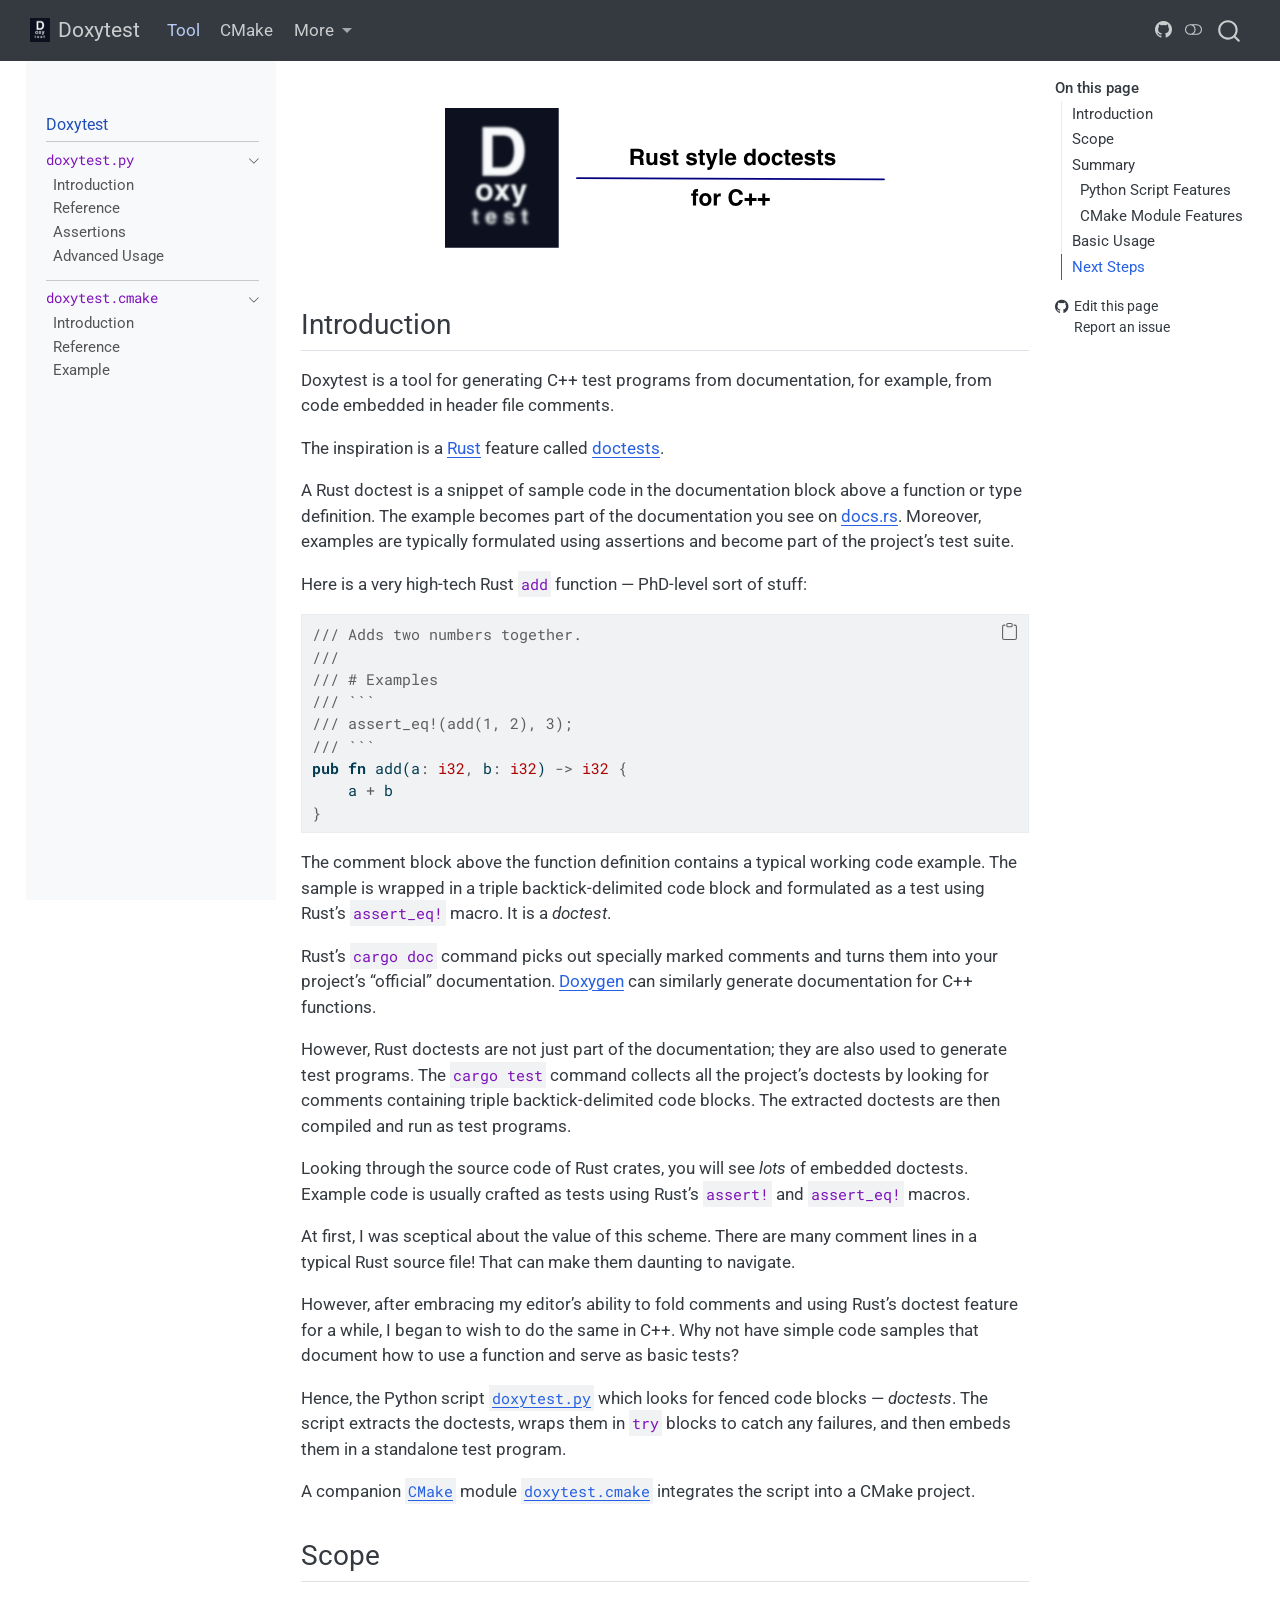
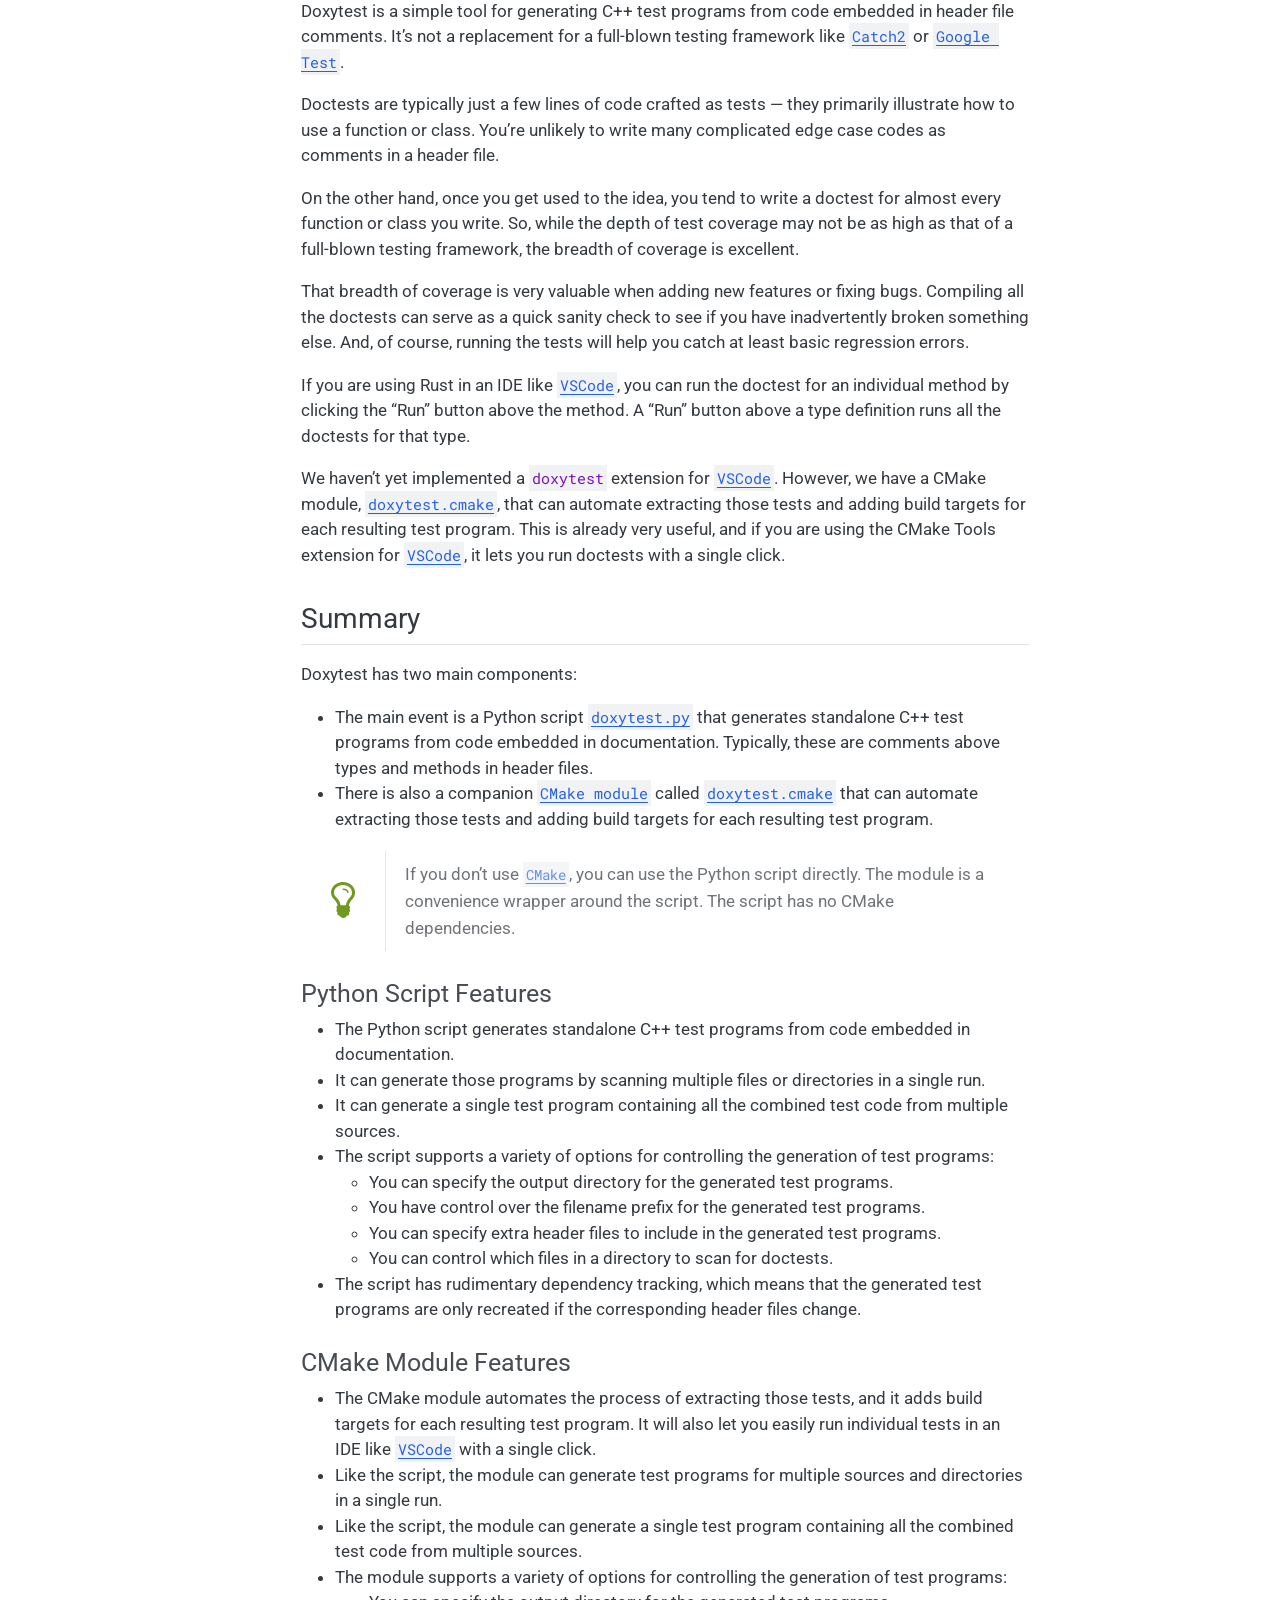
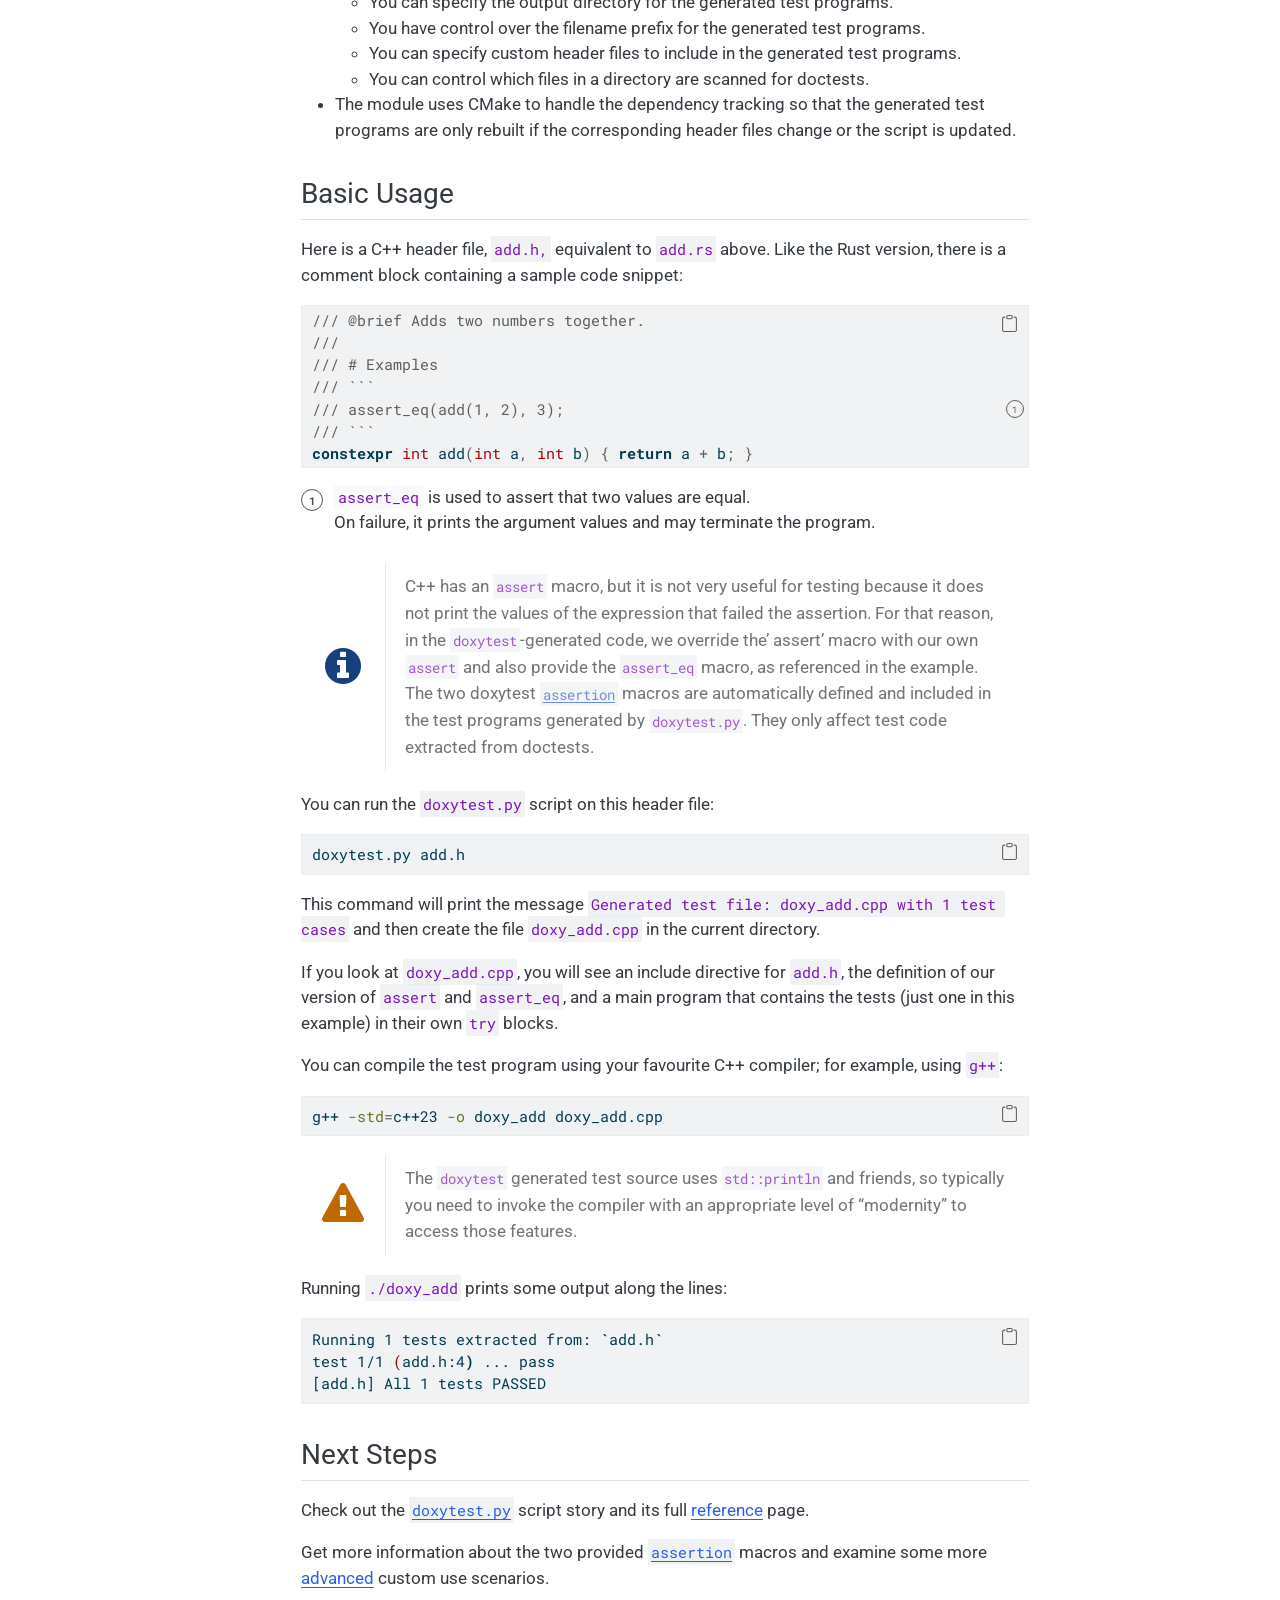
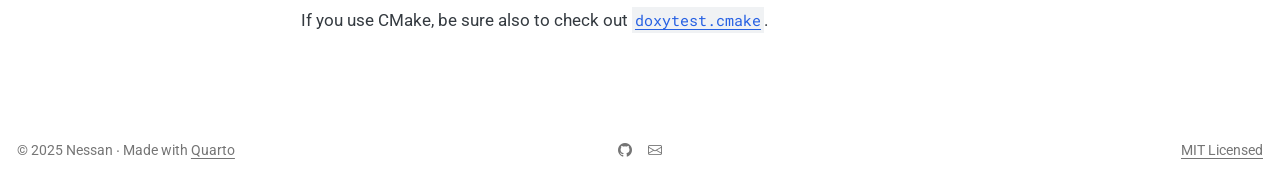
<file: pages/index.html>
<!DOCTYPE html>
<html xmlns="http://www.w3.org/1999/xhtml" lang="en" xml:lang="en"><head>

<meta charset="utf-8">
<meta name="generator" content="quarto-1.8.25">

<meta name="viewport" content="width=device-width, initial-scale=1.0, user-scalable=yes">


<title>index – Doxytest</title>
<style>
code{white-space: pre-wrap;}
span.smallcaps{font-variant: small-caps;}
div.columns{display: flex; gap: min(4vw, 1.5em);}
div.column{flex: auto; overflow-x: auto;}
div.hanging-indent{margin-left: 1.5em; text-indent: -1.5em;}
ul.task-list{list-style: none;}
ul.task-list li input[type="checkbox"] {
  width: 0.8em;
  margin: 0 0.8em 0.2em -1em; /* quarto-specific, see https://github.com/quarto-dev/quarto-cli/issues/4556 */ 
  vertical-align: middle;
}
/* CSS for syntax highlighting */
html { -webkit-text-size-adjust: 100%; }
pre > code.sourceCode { white-space: pre; position: relative; }
pre > code.sourceCode > span { display: inline-block; line-height: 1.25; }
pre > code.sourceCode > span:empty { height: 1.2em; }
.sourceCode { overflow: visible; }
code.sourceCode > span { color: inherit; text-decoration: inherit; }
div.sourceCode { margin: 1em 0; }
pre.sourceCode { margin: 0; }
@media screen {
div.sourceCode { overflow: auto; }
}
@media print {
pre > code.sourceCode { white-space: pre-wrap; }
pre > code.sourceCode > span { text-indent: -5em; padding-left: 5em; }
}
pre.numberSource code
  { counter-reset: source-line 0; }
pre.numberSource code > span
  { position: relative; left: -4em; counter-increment: source-line; }
pre.numberSource code > span > a:first-child::before
  { content: counter(source-line);
    position: relative; left: -1em; text-align: right; vertical-align: baseline;
    border: none; display: inline-block;
    -webkit-touch-callout: none; -webkit-user-select: none;
    -khtml-user-select: none; -moz-user-select: none;
    -ms-user-select: none; user-select: none;
    padding: 0 4px; width: 4em;
  }
pre.numberSource { margin-left: 3em;  padding-left: 4px; }
div.sourceCode
  {   }
@media screen {
pre > code.sourceCode > span > a:first-child::before { text-decoration: underline; }
}
</style>


<script src="../site_libs/quarto-nav/quarto-nav.js"></script>
<script src="../site_libs/clipboard/clipboard.min.js"></script>
<script src="../site_libs/quarto-search/autocomplete.umd.js"></script>
<script src="../site_libs/quarto-search/fuse.min.js"></script>
<script src="../site_libs/quarto-search/quarto-search.js"></script>
<meta name="quarto:offset" content="../">
<link href="../images/logo.svg" rel="icon" type="image/svg+xml">
<script src="../site_libs/quarto-html/quarto.js" type="module"></script>
<script src="../site_libs/quarto-html/tabsets/tabsets.js" type="module"></script>
<script src="../site_libs/quarto-html/axe/axe-check.js" type="module"></script>
<script src="../site_libs/quarto-html/popper.min.js"></script>
<script src="../site_libs/quarto-html/tippy.umd.min.js"></script>
<script src="../site_libs/quarto-html/anchor.min.js"></script>
<link href="../site_libs/quarto-html/tippy.css" rel="stylesheet">
<link href="../site_libs/quarto-html/quarto-syntax-highlighting-cd4e4562af9062d9f200841793bf5c06.css" rel="stylesheet" class="quarto-color-scheme" id="quarto-text-highlighting-styles">
<link href="../site_libs/quarto-html/quarto-syntax-highlighting-dark-42da390b1251f2a7a621bc99940f6342.css" rel="stylesheet" class="quarto-color-scheme quarto-color-alternate" id="quarto-text-highlighting-styles">
<link href="../site_libs/quarto-html/quarto-syntax-highlighting-cd4e4562af9062d9f200841793bf5c06.css" rel="stylesheet" class="quarto-color-scheme-extra" id="quarto-text-highlighting-styles">
<script src="../site_libs/bootstrap/bootstrap.min.js"></script>
<link href="../site_libs/bootstrap/bootstrap-icons.css" rel="stylesheet">
<link href="../site_libs/bootstrap/bootstrap-f64d3cc6d510363a8df64d83128550f2.min.css" rel="stylesheet" append-hash="true" class="quarto-color-scheme" id="quarto-bootstrap" data-mode="light">
<link href="../site_libs/bootstrap/bootstrap-dark-872cdecd6121a61d6fad0543e29579e4.min.css" rel="stylesheet" append-hash="true" class="quarto-color-scheme quarto-color-alternate" id="quarto-bootstrap" data-mode="dark">
<link href="../site_libs/bootstrap/bootstrap-f64d3cc6d510363a8df64d83128550f2.min.css" rel="stylesheet" append-hash="true" class="quarto-color-scheme-extra" id="quarto-bootstrap" data-mode="light">
<link href="../site_libs/quarto-contrib/admonitions-1.0.0/admonitions.css" rel="stylesheet">
<script id="quarto-search-options" type="application/json">{
  "location": "navbar",
  "copy-button": false,
  "collapse-after": 3,
  "panel-placement": "end",
  "type": "overlay",
  "limit": 50,
  "keyboard-shortcut": [
    "f",
    "/",
    "s"
  ],
  "show-item-context": false,
  "language": {
    "search-no-results-text": "No results",
    "search-matching-documents-text": "matching documents",
    "search-copy-link-title": "Copy link to search",
    "search-hide-matches-text": "Hide additional matches",
    "search-more-match-text": "more match in this document",
    "search-more-matches-text": "more matches in this document",
    "search-clear-button-title": "Clear",
    "search-text-placeholder": "",
    "search-detached-cancel-button-title": "Cancel",
    "search-submit-button-title": "Submit",
    "search-label": "Search"
  }
}</script>
<script async="" src="https://www.googletagmanager.com/gtag/js?id=G-62CQE8TY0X"></script>

<script type="text/javascript">

window.dataLayer = window.dataLayer || [];
function gtag(){dataLayer.push(arguments);}
gtag('js', new Date());
gtag('config', 'G-62CQE8TY0X', { 'anonymize_ip': true});
</script>
<link rel="stylesheet" href="https://cdnjs.cloudflare.com/ajax/libs/font-awesome/4.7.0/css/font-awesome.min.css">


<meta property="og:title" content="Doxytest">
<meta property="og:description" content="">
<meta property="og:image" content="https://nessan.github.io/doxytest/images/blurred-large.svg">
<meta property="og:site_name" content="Doxytest">
<meta property="og:image:alt" content="Project Header Logo">
</head>

<body class="nav-sidebar floating nav-fixed quarto-light"><script id="quarto-html-before-body" type="application/javascript">
    const toggleBodyColorMode = (bsSheetEl) => {
      const mode = bsSheetEl.getAttribute("data-mode");
      const bodyEl = window.document.querySelector("body");
      if (mode === "dark") {
        bodyEl.classList.add("quarto-dark");
        bodyEl.classList.remove("quarto-light");
      } else {
        bodyEl.classList.add("quarto-light");
        bodyEl.classList.remove("quarto-dark");
      }
    }
    const toggleBodyColorPrimary = () => {
      const bsSheetEl = window.document.querySelector("link#quarto-bootstrap:not([rel=disabled-stylesheet])");
      if (bsSheetEl) {
        toggleBodyColorMode(bsSheetEl);
      }
    }
    const setColorSchemeToggle = (alternate) => {
      const toggles = window.document.querySelectorAll('.quarto-color-scheme-toggle');
      for (let i=0; i < toggles.length; i++) {
        const toggle = toggles[i];
        if (toggle) {
          if (alternate) {
            toggle.classList.add("alternate");
          } else {
            toggle.classList.remove("alternate");
          }
        }
      }
    };
    const toggleColorMode = (alternate) => {
      // Switch the stylesheets
      const primaryStylesheets = window.document.querySelectorAll('link.quarto-color-scheme:not(.quarto-color-alternate)');
      const alternateStylesheets = window.document.querySelectorAll('link.quarto-color-scheme.quarto-color-alternate');
      manageTransitions('#quarto-margin-sidebar .nav-link', false);
      if (alternate) {
        // note: dark is layered on light, we don't disable primary!
        enableStylesheet(alternateStylesheets);
        for (const sheetNode of alternateStylesheets) {
          if (sheetNode.id === "quarto-bootstrap") {
            toggleBodyColorMode(sheetNode);
          }
        }
      } else {
        disableStylesheet(alternateStylesheets);
        enableStylesheet(primaryStylesheets)
        toggleBodyColorPrimary();
      }
      manageTransitions('#quarto-margin-sidebar .nav-link', true);
      // Switch the toggles
      setColorSchemeToggle(alternate)
      // Hack to workaround the fact that safari doesn't
      // properly recolor the scrollbar when toggling (#1455)
      if (navigator.userAgent.indexOf('Safari') > 0 && navigator.userAgent.indexOf('Chrome') == -1) {
        manageTransitions("body", false);
        window.scrollTo(0, 1);
        setTimeout(() => {
          window.scrollTo(0, 0);
          manageTransitions("body", true);
        }, 40);
      }
    }
    const disableStylesheet = (stylesheets) => {
      for (let i=0; i < stylesheets.length; i++) {
        const stylesheet = stylesheets[i];
        stylesheet.rel = 'disabled-stylesheet';
      }
    }
    const enableStylesheet = (stylesheets) => {
      for (let i=0; i < stylesheets.length; i++) {
        const stylesheet = stylesheets[i];
        if(stylesheet.rel !== 'stylesheet') { // for Chrome, which will still FOUC without this check
          stylesheet.rel = 'stylesheet';
        }
      }
    }
    const manageTransitions = (selector, allowTransitions) => {
      const els = window.document.querySelectorAll(selector);
      for (let i=0; i < els.length; i++) {
        const el = els[i];
        if (allowTransitions) {
          el.classList.remove('notransition');
        } else {
          el.classList.add('notransition');
        }
      }
    }
    const isFileUrl = () => {
      return window.location.protocol === 'file:';
    }
    const hasAlternateSentinel = () => {
      let styleSentinel = getColorSchemeSentinel();
      if (styleSentinel !== null) {
        return styleSentinel === "alternate";
      } else {
        return false;
      }
    }
    const setStyleSentinel = (alternate) => {
      const value = alternate ? "alternate" : "default";
      if (!isFileUrl()) {
        window.localStorage.setItem("quarto-color-scheme", value);
      } else {
        localAlternateSentinel = value;
      }
    }
    const getColorSchemeSentinel = () => {
      if (!isFileUrl()) {
        const storageValue = window.localStorage.getItem("quarto-color-scheme");
        return storageValue != null ? storageValue : localAlternateSentinel;
      } else {
        return localAlternateSentinel;
      }
    }
    const toggleGiscusIfUsed = (isAlternate, darkModeDefault) => {
      const baseTheme = document.querySelector('#giscus-base-theme')?.value ?? 'light';
      const alternateTheme = document.querySelector('#giscus-alt-theme')?.value ?? 'dark';
      let newTheme = '';
      if(authorPrefersDark) {
        newTheme = isAlternate ? baseTheme : alternateTheme;
      } else {
        newTheme = isAlternate ? alternateTheme : baseTheme;
      }
      const changeGiscusTheme = () => {
        // From: https://github.com/giscus/giscus/issues/336
        const sendMessage = (message) => {
          const iframe = document.querySelector('iframe.giscus-frame');
          if (!iframe) return;
          iframe.contentWindow.postMessage({ giscus: message }, 'https://giscus.app');
        }
        sendMessage({
          setConfig: {
            theme: newTheme
          }
        });
      }
      const isGiscussLoaded = window.document.querySelector('iframe.giscus-frame') !== null;
      if (isGiscussLoaded) {
        changeGiscusTheme();
      }
    };
    const authorPrefersDark = false;
    const darkModeDefault = authorPrefersDark;
      document.querySelector('link#quarto-text-highlighting-styles.quarto-color-scheme-extra').rel = 'disabled-stylesheet';
      document.querySelector('link#quarto-bootstrap.quarto-color-scheme-extra').rel = 'disabled-stylesheet';
    let localAlternateSentinel = darkModeDefault ? 'alternate' : 'default';
    // Dark / light mode switch
    window.quartoToggleColorScheme = () => {
      // Read the current dark / light value
      let toAlternate = !hasAlternateSentinel();
      toggleColorMode(toAlternate);
      setStyleSentinel(toAlternate);
      toggleGiscusIfUsed(toAlternate, darkModeDefault);
      window.dispatchEvent(new Event('resize'));
    };
    // Switch to dark mode if need be
    if (hasAlternateSentinel()) {
      toggleColorMode(true);
    } else {
      toggleColorMode(false);
    }
  </script>

<div id="quarto-search-results"></div>
  <header id="quarto-header" class="headroom fixed-top">
    <nav class="navbar navbar-expand-lg " data-bs-theme="dark">
      <div class="navbar-container container-fluid">
      <div class="navbar-brand-container mx-auto">
    <a href="../index.html" class="navbar-brand navbar-brand-logo">
    <img src="../images/logo.svg" alt="The Doxytest logo" class="navbar-logo light-content">
    <img src="../images/logo.svg" alt="The Doxytest logo" class="navbar-logo dark-content">
    </a>
    <a class="navbar-brand" href="../index.html">
    <span class="navbar-title">Doxytest</span>
    </a>
  </div>
            <div id="quarto-search" class="" title="Search"></div>
          <button class="navbar-toggler" type="button" data-bs-toggle="collapse" data-bs-target="#navbarCollapse" aria-controls="navbarCollapse" role="menu" aria-expanded="false" aria-label="Toggle navigation" onclick="if (window.quartoToggleHeadroom) { window.quartoToggleHeadroom(); }">
  <span class="navbar-toggler-icon"></span>
</button>
          <div class="collapse navbar-collapse" id="navbarCollapse">
            <ul class="navbar-nav navbar-nav-scroll me-auto">
  <li class="nav-item">
    <a class="nav-link active" href="../pages/script/index.html" aria-current="page"> 
<span class="menu-text">Tool</span></a>
  </li>  
  <li class="nav-item">
    <a class="nav-link" href="../pages/cmake/index.html"> 
<span class="menu-text">CMake</span></a>
  </li>  
  <li class="nav-item dropdown ">
    <a class="nav-link dropdown-toggle" href="#" id="nav-menu-more" role="link" data-bs-toggle="dropdown" aria-expanded="false">
 <span class="menu-text">More</span>
    </a>
    <ul class="dropdown-menu" aria-labelledby="nav-menu-more">    
        <li>
    <a class="dropdown-item" href="https://github.com/nessan/doxytest"><i class="bi bi-github" role="img">
</i> 
 <span class="dropdown-text">Project Repo</span></a>
  </li>  
        <li>
    <a class="dropdown-item" href="https://github.com/nessan/doxytest/issues"><i class="bi bi-bug" role="img">
</i> 
 <span class="dropdown-text">Report a Bug</span></a>
  </li>  
        <li>
    <a class="dropdown-item" href="mailto:nzznfitz+gh@icloud.com"><i class="bi bi-chat-right-text" role="img">
</i> 
 <span class="dropdown-text">Ask a Question</span></a>
  </li>  
    </ul>
  </li>
</ul>
          </div> <!-- /navcollapse -->
            <div class="quarto-navbar-tools">
    <a href="https://github.com/nessan/doxytest" title="GitHub repo" class="quarto-navigation-tool px-1" aria-label="GitHub repo"><i class="bi bi-github"></i></a>
  <a href="" class="quarto-color-scheme-toggle quarto-navigation-tool  px-1" onclick="window.quartoToggleColorScheme(); return false;" title="Toggle dark mode"><i class="bi"></i></a>
</div>
      </div> <!-- /container-fluid -->
    </nav>
  <nav class="quarto-secondary-nav">
    <div class="container-fluid d-flex">
      <button type="button" class="quarto-btn-toggle btn" data-bs-toggle="collapse" role="button" data-bs-target=".quarto-sidebar-collapse-item" aria-controls="quarto-sidebar" aria-expanded="false" aria-label="Toggle sidebar navigation" onclick="if (window.quartoToggleHeadroom) { window.quartoToggleHeadroom(); }">
        <i class="bi bi-layout-text-sidebar-reverse"></i>
      </button>
        <a class="flex-grow-1 no-decor" role="navigation" data-bs-toggle="collapse" data-bs-target=".quarto-sidebar-collapse-item" aria-controls="quarto-sidebar" aria-expanded="false" aria-label="Toggle sidebar navigation" onclick="if (window.quartoToggleHeadroom) { window.quartoToggleHeadroom(); }">      
          <h1 class="quarto-secondary-nav-title"></h1>
        </a>     
    </div>
  </nav>
</header>
<!-- content -->
<div id="quarto-content" class="quarto-container page-columns page-rows-contents page-layout-article page-navbar">
<!-- sidebar -->
  <nav id="quarto-sidebar" class="sidebar collapse collapse-horizontal quarto-sidebar-collapse-item sidebar-navigation floating overflow-auto">
    <div class="pt-lg-2 mt-2 text-left sidebar-header">
      <a href="../index.html" class="sidebar-logo-link">
      </a>
      </div>
    <div class="sidebar-menu-container"> 
    <ul class="list-unstyled mt-1">
        <li class="sidebar-item">
  <div class="sidebar-item-container"> 
  <a href="../pages/index.html" class="sidebar-item-text sidebar-link active">
 <span class="menu-text">Doxytest</span></a>
  </div>
</li>
        <li class="px-0"><hr class="sidebar-divider hi "></li>
        <li class="sidebar-item sidebar-item-section">
      <div class="sidebar-item-container"> 
            <a class="sidebar-item-text sidebar-link text-start" data-bs-toggle="collapse" data-bs-target="#quarto-sidebar-section-1" role="navigation" aria-expanded="true">
 <span class="menu-text"><code>doxytest.py</code></span></a>
          <a class="sidebar-item-toggle text-start" data-bs-toggle="collapse" data-bs-target="#quarto-sidebar-section-1" role="navigation" aria-expanded="true" aria-label="Toggle section">
            <i class="bi bi-chevron-right ms-2"></i>
          </a> 
      </div>
      <ul id="quarto-sidebar-section-1" class="collapse list-unstyled sidebar-section depth1 show">  
          <li class="sidebar-item">
  <div class="sidebar-item-container"> 
  <a href="../pages/script/index.html" class="sidebar-item-text sidebar-link">
 <span class="menu-text">Introduction</span></a>
  </div>
</li>
          <li class="sidebar-item">
  <div class="sidebar-item-container"> 
  <a href="../pages/script/reference.html" class="sidebar-item-text sidebar-link">
 <span class="menu-text">Reference</span></a>
  </div>
</li>
          <li class="sidebar-item">
  <div class="sidebar-item-container"> 
  <a href="../pages/script/assertions.html" class="sidebar-item-text sidebar-link">
 <span class="menu-text">Assertions</span></a>
  </div>
</li>
          <li class="sidebar-item">
  <div class="sidebar-item-container"> 
  <a href="../pages/script/advanced.html" class="sidebar-item-text sidebar-link">
 <span class="menu-text">Advanced Usage</span></a>
  </div>
</li>
      </ul>
  </li>
        <li class="px-0"><hr class="sidebar-divider hi "></li>
        <li class="sidebar-item sidebar-item-section">
      <div class="sidebar-item-container"> 
            <a class="sidebar-item-text sidebar-link text-start" data-bs-toggle="collapse" data-bs-target="#quarto-sidebar-section-2" role="navigation" aria-expanded="true">
 <span class="menu-text"><code>doxytest.cmake</code></span></a>
          <a class="sidebar-item-toggle text-start" data-bs-toggle="collapse" data-bs-target="#quarto-sidebar-section-2" role="navigation" aria-expanded="true" aria-label="Toggle section">
            <i class="bi bi-chevron-right ms-2"></i>
          </a> 
      </div>
      <ul id="quarto-sidebar-section-2" class="collapse list-unstyled sidebar-section depth1 show">  
          <li class="sidebar-item">
  <div class="sidebar-item-container"> 
  <a href="../pages/cmake/index.html" class="sidebar-item-text sidebar-link">
 <span class="menu-text">Introduction</span></a>
  </div>
</li>
          <li class="sidebar-item">
  <div class="sidebar-item-container"> 
  <a href="../pages/cmake/index.html#reference" class="sidebar-item-text sidebar-link">
 <span class="menu-text">Reference</span></a>
  </div>
</li>
          <li class="sidebar-item">
  <div class="sidebar-item-container"> 
  <a href="../pages/cmake/index.html#example" class="sidebar-item-text sidebar-link">
 <span class="menu-text">Example</span></a>
  </div>
</li>
      </ul>
  </li>
    </ul>
    </div>
</nav>
<div id="quarto-sidebar-glass" class="quarto-sidebar-collapse-item" data-bs-toggle="collapse" data-bs-target=".quarto-sidebar-collapse-item"></div>
<!-- margin-sidebar -->
    <div id="quarto-margin-sidebar" class="sidebar margin-sidebar">
        <nav id="TOC" role="doc-toc" class="toc-active" data-toc-expanded="99">
    <h2 id="toc-title">On this page</h2>
   
  <ul>
  <li><a href="#introduction" id="toc-introduction" class="nav-link active" data-scroll-target="#introduction">Introduction</a></li>
  <li><a href="#scope" id="toc-scope" class="nav-link" data-scroll-target="#scope">Scope</a></li>
  <li><a href="#summary" id="toc-summary" class="nav-link" data-scroll-target="#summary">Summary</a>
  <ul class="collapse">
  <li><a href="#python-script-features" id="toc-python-script-features" class="nav-link" data-scroll-target="#python-script-features">Python Script Features</a></li>
  <li><a href="#cmake-module-features" id="toc-cmake-module-features" class="nav-link" data-scroll-target="#cmake-module-features">CMake Module Features</a></li>
  </ul></li>
  <li><a href="#basic-usage" id="toc-basic-usage" class="nav-link" data-scroll-target="#basic-usage">Basic Usage</a></li>
  <li><a href="#next-steps" id="toc-next-steps" class="nav-link" data-scroll-target="#next-steps">Next Steps</a></li>
  </ul>
<div class="toc-actions"><ul><li><a href="https://github.com/nessan/doxytest/edit/main/docs/pages/index.qmd" class="toc-action"><i class="bi bi-github"></i>Edit this page</a></li><li><a href="https://github.com/nessan/doxytest/issues/new/choose" class="toc-action"><i class="bi empty"></i>Report an issue</a></li></ul></div></nav>
    </div>
<!-- main -->
<main class="content" id="quarto-document-content"><header id="title-block-header" class="quarto-title-block"></header>





<div align="center">
    <img src="../images/blurred-large.svg" alt="Project Header Logo" height="140">
</div>
<p><br></p>
<section id="introduction" class="level2">
<h2 class="anchored" data-anchor-id="introduction">Introduction</h2>
<p>Doxytest is a tool for generating C++ test programs from documentation, for example, from code embedded in header file comments.</p>
<p>The inspiration is a <a href="https://www.rust-lang.org">Rust</a> feature called <a href="https://doc.rust-lang.org/rustdoc/write-documentation/documentation-tests.html">doctests</a>.</p>
<p>A Rust doctest is a snippet of sample code in the documentation block above a function or type definition. The example becomes part of the documentation you see on <a href="https://docs.rs">docs.rs</a>. Moreover, examples are typically formulated using assertions and become part of the project’s test suite.</p>
<p>Here is a very high-tech Rust <code>add</code> function — PhD-level sort of stuff:</p>
<div class="code-copy-outer-scaffold"><div class="sourceCode" id="cb1"><pre class="sourceCode rust code-with-copy"><code class="sourceCode rust"><span id="cb1-1"><a href="#cb1-1" aria-hidden="true" tabindex="-1"></a><span class="co">/// Adds two numbers together.</span></span>
<span id="cb1-2"><a href="#cb1-2" aria-hidden="true" tabindex="-1"></a><span class="co">///</span></span>
<span id="cb1-3"><a href="#cb1-3" aria-hidden="true" tabindex="-1"></a><span class="co">/// # Examples</span></span>
<span id="cb1-4"><a href="#cb1-4" aria-hidden="true" tabindex="-1"></a><span class="co">/// ```</span></span>
<span id="cb1-5"><a href="#cb1-5" aria-hidden="true" tabindex="-1"></a><span class="co">/// assert_eq!(add(1, 2), 3);</span></span>
<span id="cb1-6"><a href="#cb1-6" aria-hidden="true" tabindex="-1"></a><span class="co">/// ```</span></span>
<span id="cb1-7"><a href="#cb1-7" aria-hidden="true" tabindex="-1"></a><span class="kw">pub</span> <span class="kw">fn</span> add(a<span class="op">:</span> <span class="dt">i32</span><span class="op">,</span> b<span class="op">:</span> <span class="dt">i32</span>) <span class="op">-&gt;</span> <span class="dt">i32</span> <span class="op">{</span></span>
<span id="cb1-8"><a href="#cb1-8" aria-hidden="true" tabindex="-1"></a>    a <span class="op">+</span> b</span>
<span id="cb1-9"><a href="#cb1-9" aria-hidden="true" tabindex="-1"></a><span class="op">}</span></span></code></pre></div><button title="Copy to Clipboard" class="code-copy-button"><i class="bi"></i></button></div>
<p>The comment block above the function definition contains a typical working code example. The sample is wrapped in a triple backtick-delimited code block and formulated as a test using Rust’s <code>assert_eq!</code> macro. It is a <em>doctest</em>.</p>
<p>Rust’s <code>cargo doc</code> command picks out specially marked comments and turns them into your project’s “official” documentation. <a href="https://www.doxygen.nl">Doxygen</a> can similarly generate documentation for C++ functions.</p>
<p>However, Rust doctests are not just part of the documentation; they are also used to generate test programs. The <code>cargo test</code> command collects all the project’s doctests by looking for comments containing triple backtick-delimited code blocks. The extracted doctests are then compiled and run as test programs.</p>
<p>Looking through the source code of Rust crates, you will see <em>lots</em> of embedded doctests. Example code is usually crafted as tests using Rust’s <code>assert!</code> and <code>assert_eq!</code> macros.</p>
<p>At first, I was sceptical about the value of this scheme. There are many comment lines in a typical Rust source file! That can make them daunting to navigate.</p>
<p>However, after embracing my editor’s ability to fold comments and using Rust’s doctest feature for a while, I began to wish to do the same in C++. Why not have simple code samples that document how to use a function and serve as basic tests?</p>
<p>Hence, the Python script <a href="../pages/script/index.html"><code>doxytest.py</code></a> which looks for fenced code blocks — <em>doctests</em>. The script extracts the doctests, wraps them in <code>try</code> blocks to catch any failures, and then embeds them in a standalone test program.</p>
<p>A companion <a href="https://cmake.org"><code>CMake</code></a> module <a href="../pages/cmake/index.html"><code>doxytest.cmake</code></a> integrates the script into a CMake project.</p>
</section>
<section id="scope" class="level2">
<h2 class="anchored" data-anchor-id="scope">Scope</h2>
<p>Doxytest is a simple tool for generating C++ test programs from code embedded in header file comments. It’s not a replacement for a full-blown testing framework like <a href="https://github.com/catchorg/Catch2"><code>Catch2</code></a> or <a href="https://github.com/google/googletest"><code>Google Test</code></a>.</p>
<p>Doctests are typically just a few lines of code crafted as tests — they primarily illustrate how to use a function or class. You’re unlikely to write many complicated edge case codes as comments in a header file.</p>
<p>On the other hand, once you get used to the idea, you tend to write a doctest for almost every function or class you write. So, while the depth of test coverage may not be as high as that of a full-blown testing framework, the breadth of coverage is excellent.</p>
<p>That breadth of coverage is very valuable when adding new features or fixing bugs. Compiling all the doctests can serve as a quick sanity check to see if you have inadvertently broken something else. And, of course, running the tests will help you catch at least basic regression errors.</p>
<p>If you are using Rust in an IDE like <a href="https://code.visualstudio.com"><code>VSCode</code></a>, you can run the doctest for an individual method by clicking the “Run” button above the method. A “Run” button above a type definition runs all the doctests for that type.</p>
<p>We haven’t yet implemented a <code>doxytest</code> extension for <a href="https://code.visualstudio.com"><code>VSCode</code></a>. However, we have a CMake module, <a href="../pages/cmake/index.html"><code>doxytest.cmake</code></a>, that can automate extracting those tests and adding build targets for each resulting test program. This is already very useful, and if you are using the CMake Tools extension for <a href="https://code.visualstudio.com"><code>VSCode</code></a>, it lets you run doctests with a single click.</p>
</section>
<section id="summary" class="level2">
<h2 class="anchored" data-anchor-id="summary">Summary</h2>
<p>Doxytest has two main components:</p>
<ul>
<li>The main event is a Python script <a href="../pages/script/index.html"><code>doxytest.py</code></a> that generates standalone C++ test programs from code embedded in documentation. Typically, these are comments above types and methods in header files.</li>
<li>There is also a companion <a href="https://cmake.org/cmake/help/book/mastering-cmake/chapter/Modules.html"><code>CMake module</code></a> called <a href="../pages/cmake/index.html"><code>doxytest.cmake</code></a> that can automate extracting those tests and adding build targets for each resulting test program.</li>
</ul>
<div class="admonition tip">
    <table><tbody><tr>
    <td class="icon"> <i class="fa icon-tip" title="Tip"></i></td>
    <td class="content">
    
If you don’t use <a href="https://cmake.org"><code>CMake</code></a>, you can use the Python script directly. The module is a convenience wrapper around the script. The script has no CMake dependencies.
</td></tr></tbody></table></div>
<section id="python-script-features" class="level3">
<h3 class="anchored" data-anchor-id="python-script-features">Python Script Features</h3>
<ul>
<li>The Python script generates standalone C++ test programs from code embedded in documentation.</li>
<li>It can generate those programs by scanning multiple files or directories in a single run.</li>
<li>It can generate a single test program containing all the combined test code from multiple sources.</li>
<li>The script supports a variety of options for controlling the generation of test programs:
<ul>
<li>You can specify the output directory for the generated test programs.</li>
<li>You have control over the filename prefix for the generated test programs.</li>
<li>You can specify extra header files to include in the generated test programs.</li>
<li>You can control which files in a directory to scan for doctests.</li>
</ul></li>
<li>The script has rudimentary dependency tracking, which means that the generated test programs are only recreated if the corresponding header files change.</li>
</ul>
</section>
<section id="cmake-module-features" class="level3">
<h3 class="anchored" data-anchor-id="cmake-module-features">CMake Module Features</h3>
<ul>
<li>The CMake module automates the process of extracting those tests, and it adds build targets for each resulting test program. It will also let you easily run individual tests in an IDE like <a href="https://code.visualstudio.com"><code>VSCode</code></a> with a single click.</li>
<li>Like the script, the module can generate test programs for multiple sources and directories in a single run.</li>
<li>Like the script, the module can generate a single test program containing all the combined test code from multiple sources.</li>
<li>The module supports a variety of options for controlling the generation of test programs:
<ul>
<li>You can specify the output directory for the generated test programs.</li>
<li>You have control over the filename prefix for the generated test programs.</li>
<li>You can specify custom header files to include in the generated test programs.</li>
<li>You can control which files in a directory are scanned for doctests.</li>
</ul></li>
<li>The module uses CMake to handle the dependency tracking so that the generated test programs are only rebuilt if the corresponding header files change or the script is updated.</li>
</ul>
</section>
</section>
<section id="basic-usage" class="level2">
<h2 class="anchored" data-anchor-id="basic-usage">Basic Usage</h2>
<p>Here is a C++ header file, <code>add.h,</code> equivalent to <code>add.rs</code> above. Like the Rust version, there is a comment block containing a sample code snippet:</p>
<div class="code-copy-outer-scaffold"><div class="sourceCode" id="annotated-cell-2"><pre class="sourceCode cpp code-annotation-code code-with-copy code-annotated"><code class="sourceCode cpp"><span id="annotated-cell-2-1"><a href="#annotated-cell-2-1" aria-hidden="true" tabindex="-1"></a><span class="co">/// </span><span class="an">@brief</span><span class="co"> Adds two numbers together.</span></span>
<span id="annotated-cell-2-2"><a href="#annotated-cell-2-2" aria-hidden="true" tabindex="-1"></a><span class="co">///</span></span>
<span id="annotated-cell-2-3"><a href="#annotated-cell-2-3" aria-hidden="true" tabindex="-1"></a><span class="co">/// # Examples</span></span>
<span id="annotated-cell-2-4"><a href="#annotated-cell-2-4" aria-hidden="true" tabindex="-1"></a><span class="co">/// ```</span></span>
<a class="code-annotation-anchor" data-target-cell="annotated-cell-2" data-target-annotation="1" onclick="event.preventDefault();">1</a><span id="annotated-cell-2-5" class="code-annotation-target"><a href="#annotated-cell-2-5" aria-hidden="true" tabindex="-1"></a><span class="co">/// assert_eq(add(1, 2), 3);</span></span>
<span id="annotated-cell-2-6"><a href="#annotated-cell-2-6" aria-hidden="true" tabindex="-1"></a><span class="co">/// ```</span></span>
<span id="annotated-cell-2-7"><a href="#annotated-cell-2-7" aria-hidden="true" tabindex="-1"></a><span class="kw">constexpr</span> <span class="dt">int</span> add<span class="op">(</span><span class="dt">int</span> a<span class="op">,</span> <span class="dt">int</span> b<span class="op">)</span> <span class="op">{</span> <span class="cf">return</span> a <span class="op">+</span> b<span class="op">;</span> <span class="op">}</span></span><div class="code-annotation-gutter-bg"></div><div class="code-annotation-gutter"></div></code></pre></div><button title="Copy to Clipboard" class="code-copy-button"><i class="bi"></i></button></div>
<dl class="code-annotation-container-grid">
<dt data-target-cell="annotated-cell-2" data-target-annotation="1">1</dt>
<dd>
<span data-code-cell="annotated-cell-2" data-code-lines="5" data-code-annotation="1"><code>assert_eq</code> is used to assert that two values are equal. <br> On failure, it prints the argument values and may terminate the program.</span>
</dd>
</dl>
<div class="admonition note">
    <table><tbody><tr>
    <td class="icon"> <i class="fa icon-note" title="Note"></i></td>
    <td class="content">
    
C++ has an <code>assert</code> macro, but it is not very useful for testing because it does not print the values of the expression that failed the assertion. For that reason, in the <code>doxytest</code>-generated code, we override the’ assert’ macro with our own <code>assert</code> and also provide the <code>assert_eq</code> macro, as referenced in the example. The two doxytest <a href="../pages/script/assertions.html"><code>assertion</code></a> macros are automatically defined and included in the test programs generated by <code>doxytest.py</code>. They only affect test code extracted from doctests.
</td></tr></tbody></table></div>
<p>You can run the <code>doxytest.py</code> script on this header file:</p>
<div class="code-copy-outer-scaffold"><div class="sourceCode" id="cb2"><pre class="sourceCode sh code-with-copy"><code class="sourceCode bash"><span id="cb2-1"><a href="#cb2-1" aria-hidden="true" tabindex="-1"></a><span class="ex">doxytest.py</span> add.h</span></code></pre></div><button title="Copy to Clipboard" class="code-copy-button"><i class="bi"></i></button></div>
<p>This command will print the message <code>Generated test file: doxy_add.cpp with 1 test cases</code> and then create the file <code>doxy_add.cpp</code> in the current directory.</p>
<p>If you look at <code>doxy_add.cpp</code>, you will see an include directive for <code>add.h</code>, the definition of our version of <code>assert</code> and <code>assert_eq</code>, and a main program that contains the tests (just one in this example) in their own <code>try</code> blocks.</p>
<p>You can compile the test program using your favourite C++ compiler; for example, using <code>g++</code>:</p>
<div class="code-copy-outer-scaffold"><div class="sourceCode" id="cb3"><pre class="sourceCode sh code-with-copy"><code class="sourceCode bash"><span id="cb3-1"><a href="#cb3-1" aria-hidden="true" tabindex="-1"></a><span class="ex">g++</span> <span class="at">-std</span><span class="op">=</span>c++23 <span class="at">-o</span> doxy_add doxy_add.cpp</span></code></pre></div><button title="Copy to Clipboard" class="code-copy-button"><i class="bi"></i></button></div>
<div class="admonition warning">
    <table><tbody><tr>
    <td class="icon"> <i class="fa icon-warning" title="Warning"></i></td>
    <td class="content">
    
The <code>doxytest</code> generated test source uses <code>std::println</code> and friends, so typically you need to invoke the compiler with an appropriate level of “modernity” to access those features.
</td></tr></tbody></table></div>
<p>Running <code>./doxy_add</code> prints some output along the lines:</p>
<div class="code-copy-outer-scaffold"><div class="sourceCode" id="cb4"><pre class="sourceCode sh code-with-copy"><code class="sourceCode bash"><span id="cb4-1"><a href="#cb4-1" aria-hidden="true" tabindex="-1"></a><span class="ex">Running</span> 1 tests extracted from: <span class="kw">`</span><span class="ex">add.h</span><span class="kw">`</span></span>
<span id="cb4-2"><a href="#cb4-2" aria-hidden="true" tabindex="-1"></a><span class="bu">test</span> 1/1 <span class="er">(</span><span class="ex">add.h:4</span><span class="kw">)</span> <span class="ex">...</span> pass</span>
<span id="cb4-3"><a href="#cb4-3" aria-hidden="true" tabindex="-1"></a><span class="ex">[add.h]</span> All 1 tests PASSED</span></code></pre></div><button title="Copy to Clipboard" class="code-copy-button"><i class="bi"></i></button></div>
</section>
<section id="next-steps" class="level2">
<h2 class="anchored" data-anchor-id="next-steps">Next Steps</h2>
<p>Check out the <a href="../pages/script/index.html"><code>doxytest.py</code></a> script story and its full <a href="../pages/script/reference.html">reference</a> page.</p>
<p>Get more information about the two provided <a href="../pages/script/assertions.html"><code>assertion</code></a> macros and examine some more <a href="../pages/script/advanced.html">advanced</a> custom use scenarios.</p>
<p>If you use CMake, be sure also to check out <a href="../pages/cmake/index.html"><code>doxytest.cmake</code></a>.</p>


</section>

<a onclick="window.scrollTo(0, 0); return false;" role="button" id="quarto-back-to-top"><i class="bi bi-arrow-up"></i> Back to top</a></main> <!-- /main -->
<script id="quarto-html-after-body" type="application/javascript">
  window.document.addEventListener("DOMContentLoaded", function (event) {
    // Ensure there is a toggle, if there isn't float one in the top right
    if (window.document.querySelector('.quarto-color-scheme-toggle') === null) {
      const a = window.document.createElement('a');
      a.classList.add('top-right');
      a.classList.add('quarto-color-scheme-toggle');
      a.href = "";
      a.onclick = function() { try { window.quartoToggleColorScheme(); } catch {} return false; };
      const i = window.document.createElement("i");
      i.classList.add('bi');
      a.appendChild(i);
      window.document.body.appendChild(a);
    }
    setColorSchemeToggle(hasAlternateSentinel())
    const icon = "";
    const anchorJS = new window.AnchorJS();
    anchorJS.options = {
      placement: 'right',
      icon: icon
    };
    anchorJS.add('.anchored');
    const isCodeAnnotation = (el) => {
      for (const clz of el.classList) {
        if (clz.startsWith('code-annotation-')) {                     
          return true;
        }
      }
      return false;
    }
    const onCopySuccess = function(e) {
      // button target
      const button = e.trigger;
      // don't keep focus
      button.blur();
      // flash "checked"
      button.classList.add('code-copy-button-checked');
      var currentTitle = button.getAttribute("title");
      button.setAttribute("title", "Copied!");
      let tooltip;
      if (window.bootstrap) {
        button.setAttribute("data-bs-toggle", "tooltip");
        button.setAttribute("data-bs-placement", "left");
        button.setAttribute("data-bs-title", "Copied!");
        tooltip = new bootstrap.Tooltip(button, 
          { trigger: "manual", 
            customClass: "code-copy-button-tooltip",
            offset: [0, -8]});
        tooltip.show();    
      }
      setTimeout(function() {
        if (tooltip) {
          tooltip.hide();
          button.removeAttribute("data-bs-title");
          button.removeAttribute("data-bs-toggle");
          button.removeAttribute("data-bs-placement");
        }
        button.setAttribute("title", currentTitle);
        button.classList.remove('code-copy-button-checked');
      }, 1000);
      // clear code selection
      e.clearSelection();
    }
    const getTextToCopy = function(trigger) {
      const outerScaffold = trigger.parentElement.cloneNode(true);
      const codeEl = outerScaffold.querySelector('code');
      for (const childEl of codeEl.children) {
        if (isCodeAnnotation(childEl)) {
          childEl.remove();
        }
      }
      return codeEl.innerText;
    }
    const clipboard = new window.ClipboardJS('.code-copy-button:not([data-in-quarto-modal])', {
      text: getTextToCopy
    });
    clipboard.on('success', onCopySuccess);
    if (window.document.getElementById('quarto-embedded-source-code-modal')) {
      const clipboardModal = new window.ClipboardJS('.code-copy-button[data-in-quarto-modal]', {
        text: getTextToCopy,
        container: window.document.getElementById('quarto-embedded-source-code-modal')
      });
      clipboardModal.on('success', onCopySuccess);
    }
      var localhostRegex = new RegExp(/^(?:http|https):\/\/localhost\:?[0-9]*\//);
      var mailtoRegex = new RegExp(/^mailto:/);
        var filterRegex = new RegExp("https:\/\/nessan\.github\.io\/doxytest");
      var isInternal = (href) => {
          return filterRegex.test(href) || localhostRegex.test(href) || mailtoRegex.test(href);
      }
      // Inspect non-navigation links and adorn them if external
     var links = window.document.querySelectorAll('a[href]:not(.nav-link):not(.navbar-brand):not(.toc-action):not(.sidebar-link):not(.sidebar-item-toggle):not(.pagination-link):not(.no-external):not([aria-hidden]):not(.dropdown-item):not(.quarto-navigation-tool):not(.about-link)');
      for (var i=0; i<links.length; i++) {
        const link = links[i];
        if (!isInternal(link.href)) {
          // undo the damage that might have been done by quarto-nav.js in the case of
          // links that we want to consider external
          if (link.dataset.originalHref !== undefined) {
            link.href = link.dataset.originalHref;
          }
        }
      }
    function tippyHover(el, contentFn, onTriggerFn, onUntriggerFn) {
      const config = {
        allowHTML: true,
        maxWidth: 500,
        delay: 100,
        arrow: false,
        appendTo: function(el) {
            return el.parentElement;
        },
        interactive: true,
        interactiveBorder: 10,
        theme: 'quarto',
        placement: 'bottom-start',
      };
      if (contentFn) {
        config.content = contentFn;
      }
      if (onTriggerFn) {
        config.onTrigger = onTriggerFn;
      }
      if (onUntriggerFn) {
        config.onUntrigger = onUntriggerFn;
      }
      window.tippy(el, config); 
    }
    const noterefs = window.document.querySelectorAll('a[role="doc-noteref"]');
    for (var i=0; i<noterefs.length; i++) {
      const ref = noterefs[i];
      tippyHover(ref, function() {
        // use id or data attribute instead here
        let href = ref.getAttribute('data-footnote-href') || ref.getAttribute('href');
        try { href = new URL(href).hash; } catch {}
        const id = href.replace(/^#\/?/, "");
        const note = window.document.getElementById(id);
        if (note) {
          return note.innerHTML;
        } else {
          return "";
        }
      });
    }
    const xrefs = window.document.querySelectorAll('a.quarto-xref');
    const processXRef = (id, note) => {
      // Strip column container classes
      const stripColumnClz = (el) => {
        el.classList.remove("page-full", "page-columns");
        if (el.children) {
          for (const child of el.children) {
            stripColumnClz(child);
          }
        }
      }
      stripColumnClz(note)
      if (id === null || id.startsWith('sec-')) {
        // Special case sections, only their first couple elements
        const container = document.createElement("div");
        if (note.children && note.children.length > 2) {
          container.appendChild(note.children[0].cloneNode(true));
          for (let i = 1; i < note.children.length; i++) {
            const child = note.children[i];
            if (child.tagName === "P" && child.innerText === "") {
              continue;
            } else {
              container.appendChild(child.cloneNode(true));
              break;
            }
          }
          if (window.Quarto?.typesetMath) {
            window.Quarto.typesetMath(container);
          }
          return container.innerHTML
        } else {
          if (window.Quarto?.typesetMath) {
            window.Quarto.typesetMath(note);
          }
          return note.innerHTML;
        }
      } else {
        // Remove any anchor links if they are present
        const anchorLink = note.querySelector('a.anchorjs-link');
        if (anchorLink) {
          anchorLink.remove();
        }
        if (window.Quarto?.typesetMath) {
          window.Quarto.typesetMath(note);
        }
        if (note.classList.contains("callout")) {
          return note.outerHTML;
        } else {
          return note.innerHTML;
        }
      }
    }
    for (var i=0; i<xrefs.length; i++) {
      const xref = xrefs[i];
      tippyHover(xref, undefined, function(instance) {
        instance.disable();
        let url = xref.getAttribute('href');
        let hash = undefined; 
        if (url.startsWith('#')) {
          hash = url;
        } else {
          try { hash = new URL(url).hash; } catch {}
        }
        if (hash) {
          const id = hash.replace(/^#\/?/, "");
          const note = window.document.getElementById(id);
          if (note !== null) {
            try {
              const html = processXRef(id, note.cloneNode(true));
              instance.setContent(html);
            } finally {
              instance.enable();
              instance.show();
            }
          } else {
            // See if we can fetch this
            fetch(url.split('#')[0])
            .then(res => res.text())
            .then(html => {
              const parser = new DOMParser();
              const htmlDoc = parser.parseFromString(html, "text/html");
              const note = htmlDoc.getElementById(id);
              if (note !== null) {
                const html = processXRef(id, note);
                instance.setContent(html);
              } 
            }).finally(() => {
              instance.enable();
              instance.show();
            });
          }
        } else {
          // See if we can fetch a full url (with no hash to target)
          // This is a special case and we should probably do some content thinning / targeting
          fetch(url)
          .then(res => res.text())
          .then(html => {
            const parser = new DOMParser();
            const htmlDoc = parser.parseFromString(html, "text/html");
            const note = htmlDoc.querySelector('main.content');
            if (note !== null) {
              // This should only happen for chapter cross references
              // (since there is no id in the URL)
              // remove the first header
              if (note.children.length > 0 && note.children[0].tagName === "HEADER") {
                note.children[0].remove();
              }
              const html = processXRef(null, note);
              instance.setContent(html);
            } 
          }).finally(() => {
            instance.enable();
            instance.show();
          });
        }
      }, function(instance) {
      });
    }
        let selectedAnnoteEl;
        const selectorForAnnotation = ( cell, annotation) => {
          let cellAttr = 'data-code-cell="' + cell + '"';
          let lineAttr = 'data-code-annotation="' +  annotation + '"';
          const selector = 'span[' + cellAttr + '][' + lineAttr + ']';
          return selector;
        }
        const selectCodeLines = (annoteEl) => {
          const doc = window.document;
          const targetCell = annoteEl.getAttribute("data-target-cell");
          const targetAnnotation = annoteEl.getAttribute("data-target-annotation");
          const annoteSpan = window.document.querySelector(selectorForAnnotation(targetCell, targetAnnotation));
          const lines = annoteSpan.getAttribute("data-code-lines").split(",");
          const lineIds = lines.map((line) => {
            return targetCell + "-" + line;
          })
          let top = null;
          let height = null;
          let parent = null;
          if (lineIds.length > 0) {
              //compute the position of the single el (top and bottom and make a div)
              const el = window.document.getElementById(lineIds[0]);
              top = el.offsetTop;
              height = el.offsetHeight;
              parent = el.parentElement.parentElement;
            if (lineIds.length > 1) {
              const lastEl = window.document.getElementById(lineIds[lineIds.length - 1]);
              const bottom = lastEl.offsetTop + lastEl.offsetHeight;
              height = bottom - top;
            }
            if (top !== null && height !== null && parent !== null) {
              // cook up a div (if necessary) and position it 
              let div = window.document.getElementById("code-annotation-line-highlight");
              if (div === null) {
                div = window.document.createElement("div");
                div.setAttribute("id", "code-annotation-line-highlight");
                div.style.position = 'absolute';
                parent.appendChild(div);
              }
              div.style.top = top - 2 + "px";
              div.style.height = height + 4 + "px";
              div.style.left = 0;
              let gutterDiv = window.document.getElementById("code-annotation-line-highlight-gutter");
              if (gutterDiv === null) {
                gutterDiv = window.document.createElement("div");
                gutterDiv.setAttribute("id", "code-annotation-line-highlight-gutter");
                gutterDiv.style.position = 'absolute';
                const codeCell = window.document.getElementById(targetCell);
                const gutter = codeCell.querySelector('.code-annotation-gutter');
                gutter.appendChild(gutterDiv);
              }
              gutterDiv.style.top = top - 2 + "px";
              gutterDiv.style.height = height + 4 + "px";
            }
            selectedAnnoteEl = annoteEl;
          }
        };
        const unselectCodeLines = () => {
          const elementsIds = ["code-annotation-line-highlight", "code-annotation-line-highlight-gutter"];
          elementsIds.forEach((elId) => {
            const div = window.document.getElementById(elId);
            if (div) {
              div.remove();
            }
          });
          selectedAnnoteEl = undefined;
        };
          // Handle positioning of the toggle
      window.addEventListener(
        "resize",
        throttle(() => {
          elRect = undefined;
          if (selectedAnnoteEl) {
            selectCodeLines(selectedAnnoteEl);
          }
        }, 10)
      );
      function throttle(fn, ms) {
      let throttle = false;
      let timer;
        return (...args) => {
          if(!throttle) { // first call gets through
              fn.apply(this, args);
              throttle = true;
          } else { // all the others get throttled
              if(timer) clearTimeout(timer); // cancel #2
              timer = setTimeout(() => {
                fn.apply(this, args);
                timer = throttle = false;
              }, ms);
          }
        };
      }
        // Attach click handler to the DT
        const annoteDls = window.document.querySelectorAll('dt[data-target-cell]');
        for (const annoteDlNode of annoteDls) {
          annoteDlNode.addEventListener('click', (event) => {
            const clickedEl = event.target;
            if (clickedEl !== selectedAnnoteEl) {
              unselectCodeLines();
              const activeEl = window.document.querySelector('dt[data-target-cell].code-annotation-active');
              if (activeEl) {
                activeEl.classList.remove('code-annotation-active');
              }
              selectCodeLines(clickedEl);
              clickedEl.classList.add('code-annotation-active');
            } else {
              // Unselect the line
              unselectCodeLines();
              clickedEl.classList.remove('code-annotation-active');
            }
          });
        }
    const findCites = (el) => {
      const parentEl = el.parentElement;
      if (parentEl) {
        const cites = parentEl.dataset.cites;
        if (cites) {
          return {
            el,
            cites: cites.split(' ')
          };
        } else {
          return findCites(el.parentElement)
        }
      } else {
        return undefined;
      }
    };
    var bibliorefs = window.document.querySelectorAll('a[role="doc-biblioref"]');
    for (var i=0; i<bibliorefs.length; i++) {
      const ref = bibliorefs[i];
      const citeInfo = findCites(ref);
      if (citeInfo) {
        tippyHover(citeInfo.el, function() {
          var popup = window.document.createElement('div');
          citeInfo.cites.forEach(function(cite) {
            var citeDiv = window.document.createElement('div');
            citeDiv.classList.add('hanging-indent');
            citeDiv.classList.add('csl-entry');
            var biblioDiv = window.document.getElementById('ref-' + cite);
            if (biblioDiv) {
              citeDiv.innerHTML = biblioDiv.innerHTML;
            }
            popup.appendChild(citeDiv);
          });
          return popup.innerHTML;
        });
      }
    }
  });
  </script>
</div> <!-- /content -->
<footer class="footer">
  <div class="nav-footer">
    <div class="nav-footer-left">
<p>© 2025 Nessan ∙ Made with <a href="https://quarto.org">Quarto</a></p>
</div>   
    <div class="nav-footer-center">
      <ul class="footer-items list-unstyled">
    <li class="nav-item compact">
    <a class="nav-link" href="https://github.com/nessan/doxytest">
      <i class="bi bi-github" role="img" aria-label="GitHub Repo">
</i> 
    </a>
  </li>  
    <li class="nav-item compact">
    <a class="nav-link" href="mailto:nzznfitz+gh@icloud.com">
      <i class="bi bi-envelope" role="img" aria-label="EMail address">
</i> 
    </a>
  </li>  
</ul>
    <div class="toc-actions d-sm-block d-md-none"><ul><li><a href="https://github.com/nessan/doxytest/edit/main/docs/pages/index.qmd" class="toc-action"><i class="bi bi-github"></i>Edit this page</a></li><li><a href="https://github.com/nessan/doxytest/issues/new/choose" class="toc-action"><i class="bi empty"></i>Report an issue</a></li></ul></div></div>
    <div class="nav-footer-right">
<p><a href="https://opensource.org/license/mit">MIT Licensed</a></p>
</div>
  </div>
</footer>




</body></html>
</file>
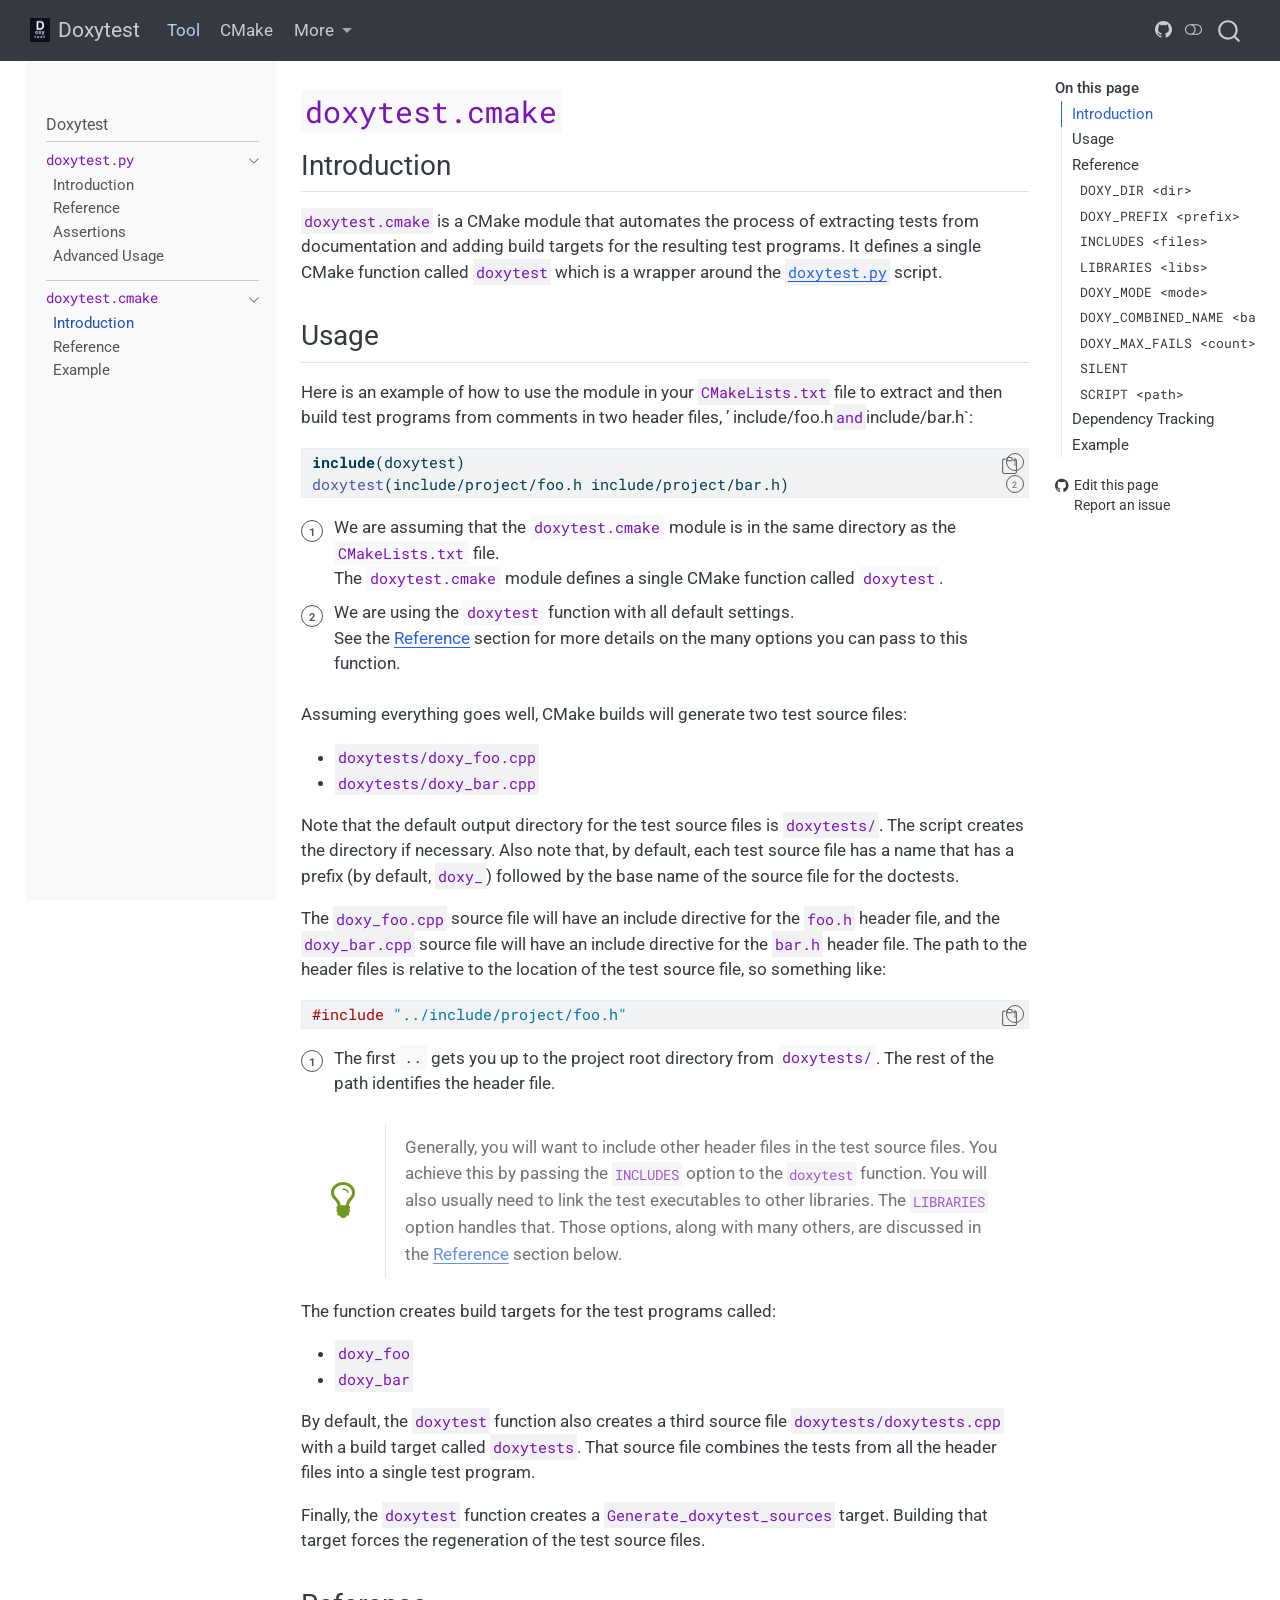
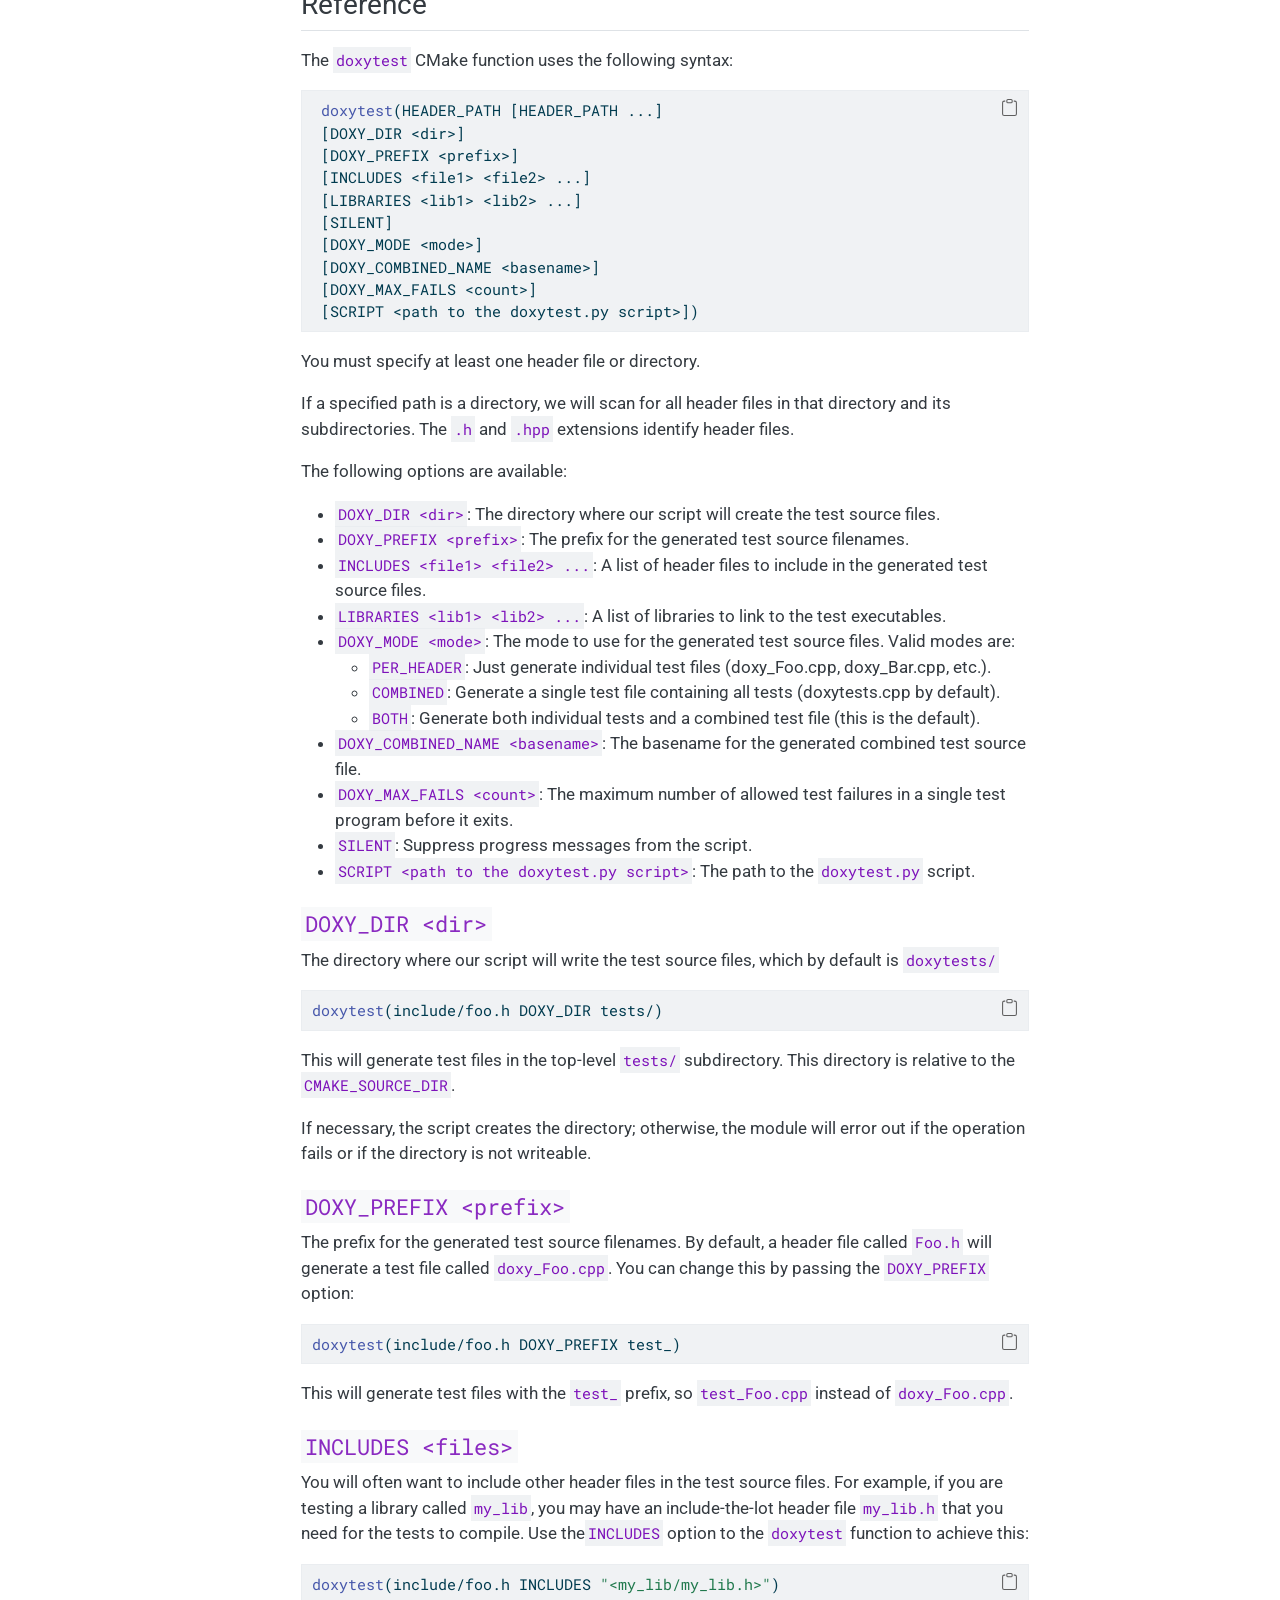
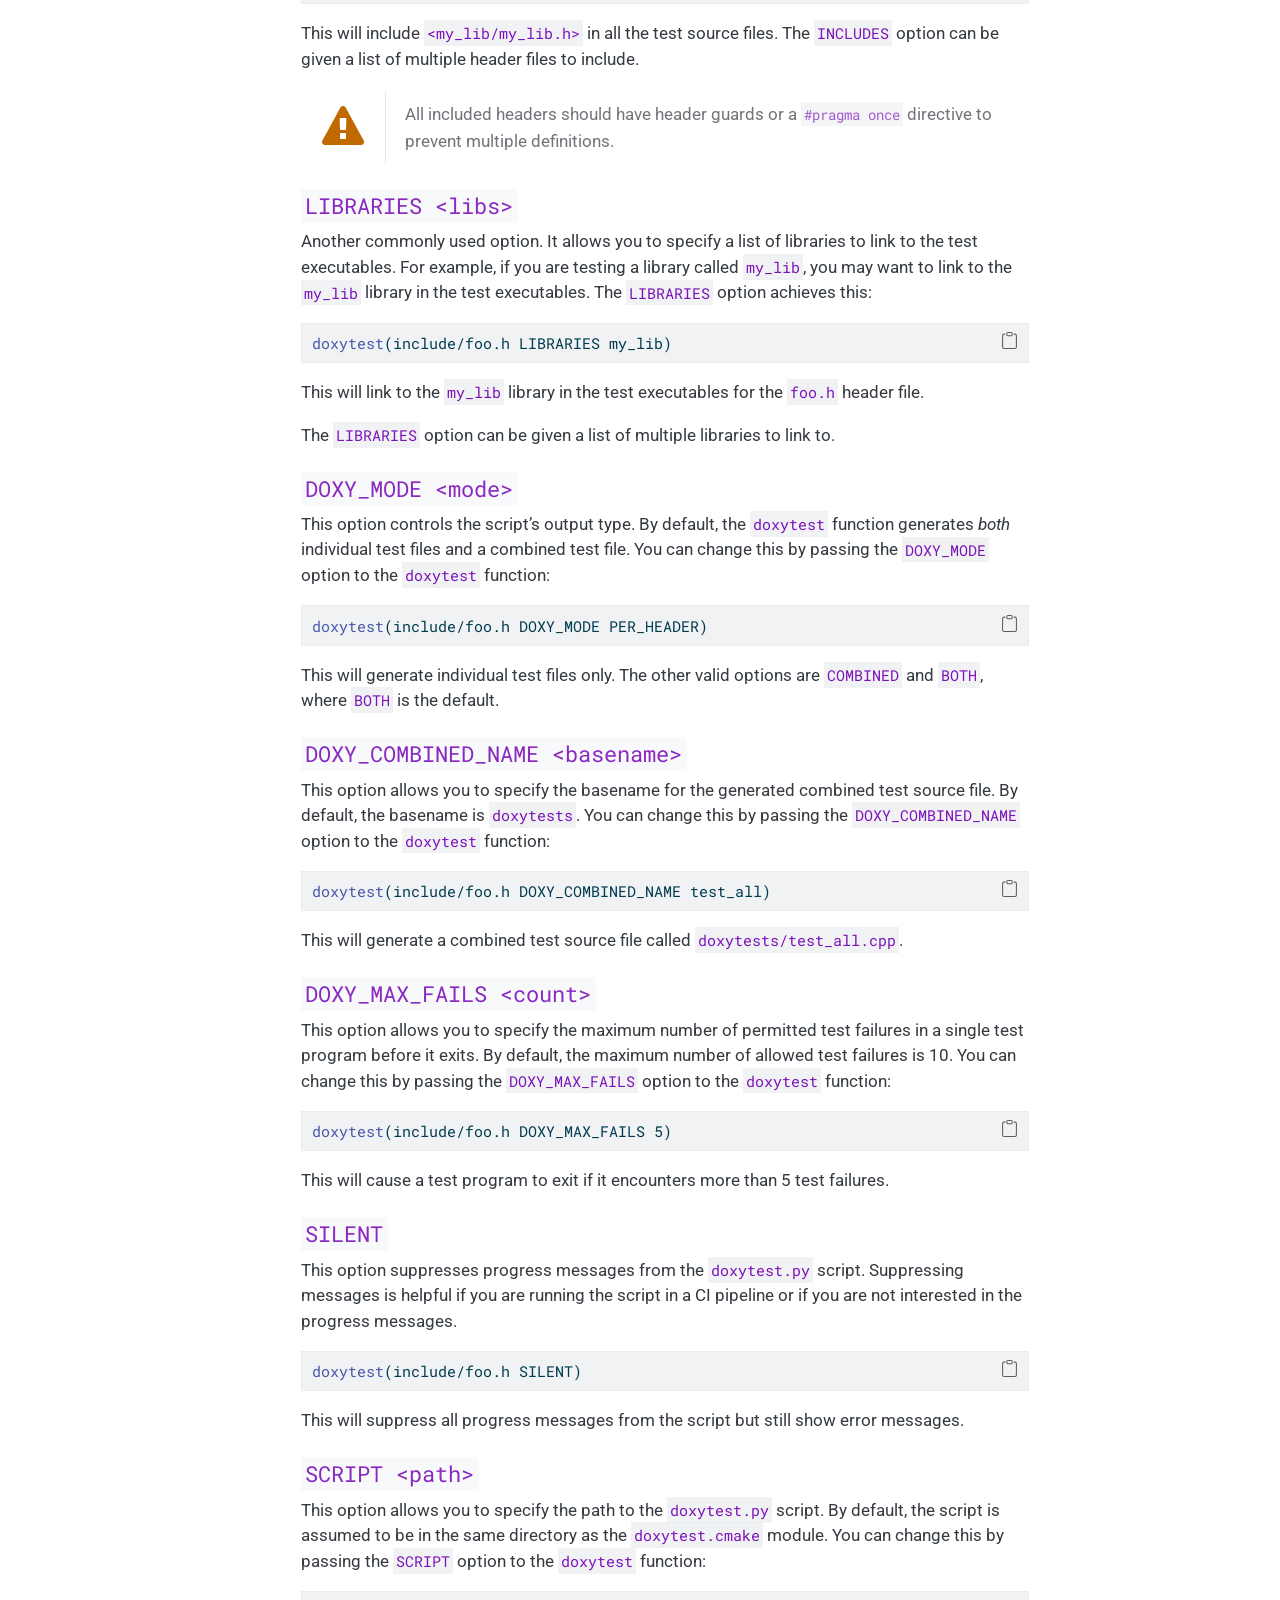
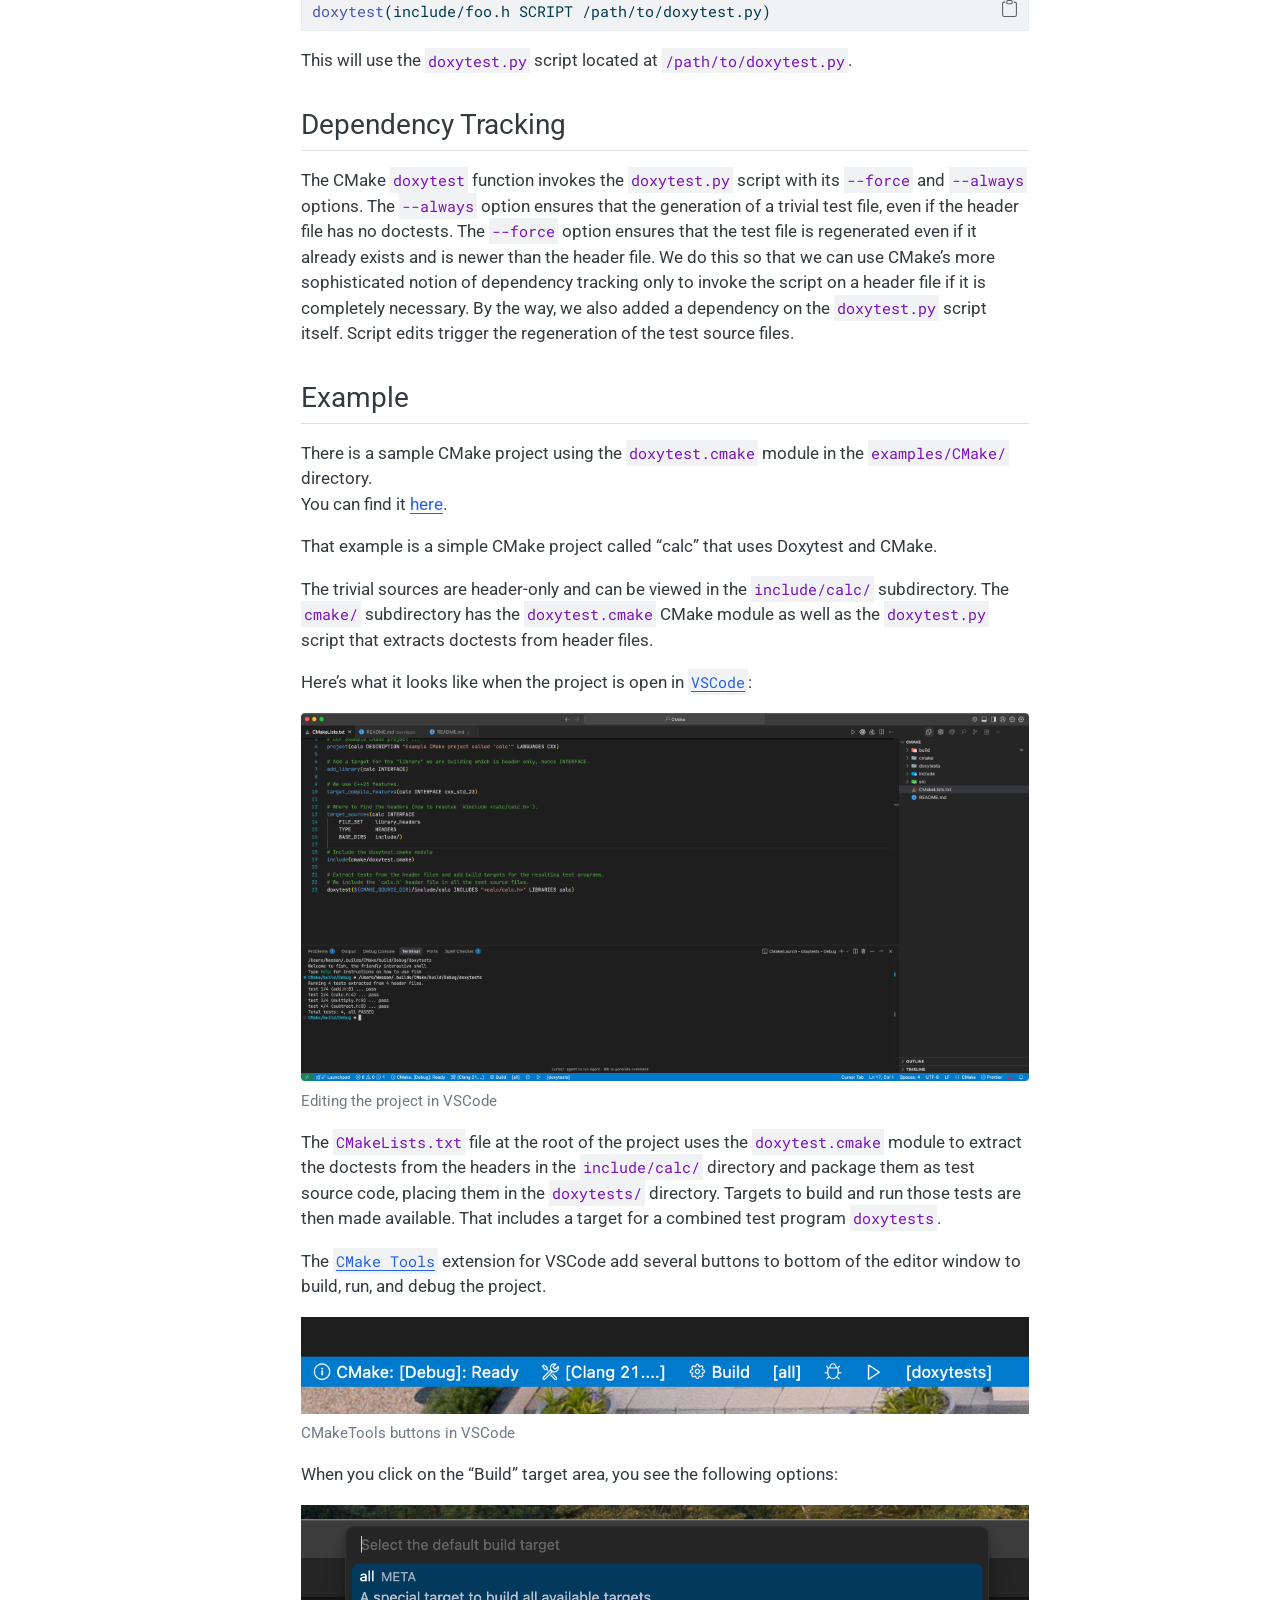
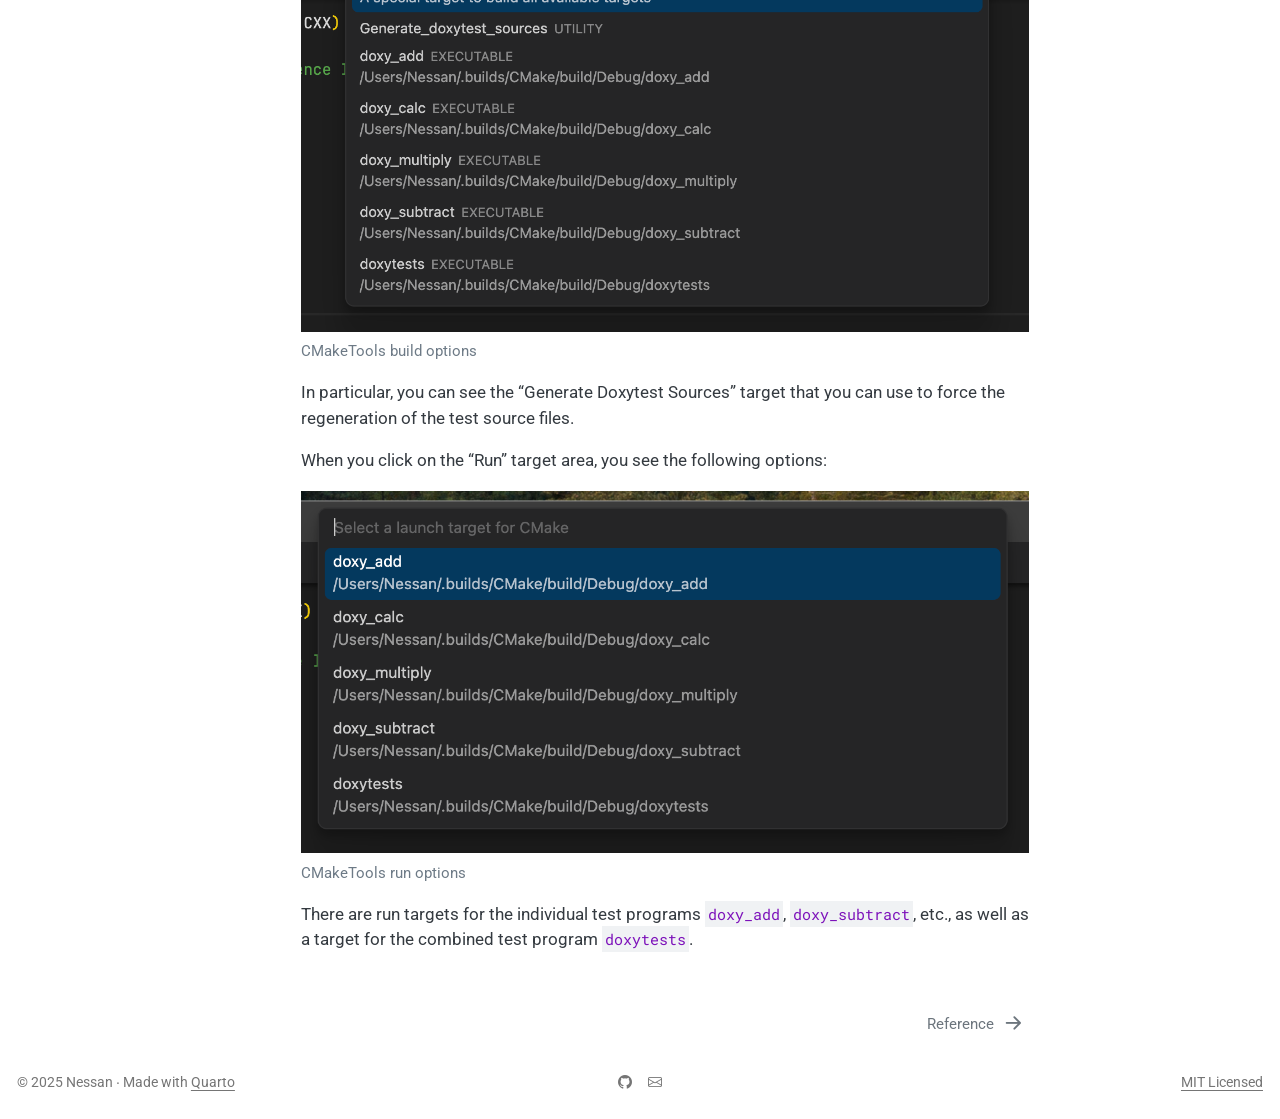
<file: pages/cmake/index.html>
<!DOCTYPE html>
<html xmlns="http://www.w3.org/1999/xhtml" lang="en" xml:lang="en"><head>

<meta charset="utf-8">
<meta name="generator" content="quarto-1.8.25">

<meta name="viewport" content="width=device-width, initial-scale=1.0, user-scalable=yes">


<title>doxytest.cmake – Doxytest</title>
<style>
code{white-space: pre-wrap;}
span.smallcaps{font-variant: small-caps;}
div.columns{display: flex; gap: min(4vw, 1.5em);}
div.column{flex: auto; overflow-x: auto;}
div.hanging-indent{margin-left: 1.5em; text-indent: -1.5em;}
ul.task-list{list-style: none;}
ul.task-list li input[type="checkbox"] {
  width: 0.8em;
  margin: 0 0.8em 0.2em -1em; /* quarto-specific, see https://github.com/quarto-dev/quarto-cli/issues/4556 */ 
  vertical-align: middle;
}
/* CSS for syntax highlighting */
html { -webkit-text-size-adjust: 100%; }
pre > code.sourceCode { white-space: pre; position: relative; }
pre > code.sourceCode > span { display: inline-block; line-height: 1.25; }
pre > code.sourceCode > span:empty { height: 1.2em; }
.sourceCode { overflow: visible; }
code.sourceCode > span { color: inherit; text-decoration: inherit; }
div.sourceCode { margin: 1em 0; }
pre.sourceCode { margin: 0; }
@media screen {
div.sourceCode { overflow: auto; }
}
@media print {
pre > code.sourceCode { white-space: pre-wrap; }
pre > code.sourceCode > span { text-indent: -5em; padding-left: 5em; }
}
pre.numberSource code
  { counter-reset: source-line 0; }
pre.numberSource code > span
  { position: relative; left: -4em; counter-increment: source-line; }
pre.numberSource code > span > a:first-child::before
  { content: counter(source-line);
    position: relative; left: -1em; text-align: right; vertical-align: baseline;
    border: none; display: inline-block;
    -webkit-touch-callout: none; -webkit-user-select: none;
    -khtml-user-select: none; -moz-user-select: none;
    -ms-user-select: none; user-select: none;
    padding: 0 4px; width: 4em;
  }
pre.numberSource { margin-left: 3em;  padding-left: 4px; }
div.sourceCode
  {   }
@media screen {
pre > code.sourceCode > span > a:first-child::before { text-decoration: underline; }
}
</style>


<script src="../../site_libs/quarto-nav/quarto-nav.js"></script>
<script src="../../site_libs/clipboard/clipboard.min.js"></script>
<script src="../../site_libs/quarto-search/autocomplete.umd.js"></script>
<script src="../../site_libs/quarto-search/fuse.min.js"></script>
<script src="../../site_libs/quarto-search/quarto-search.js"></script>
<meta name="quarto:offset" content="../../">
<link href="../../pages/cmake/index.qmd#reference" rel="next">
<link href="../../images/logo.svg" rel="icon" type="image/svg+xml">
<script src="../../site_libs/quarto-html/quarto.js" type="module"></script>
<script src="../../site_libs/quarto-html/tabsets/tabsets.js" type="module"></script>
<script src="../../site_libs/quarto-html/axe/axe-check.js" type="module"></script>
<script src="../../site_libs/quarto-html/popper.min.js"></script>
<script src="../../site_libs/quarto-html/tippy.umd.min.js"></script>
<script src="../../site_libs/quarto-html/anchor.min.js"></script>
<link href="../../site_libs/quarto-html/tippy.css" rel="stylesheet">
<link href="../../site_libs/quarto-html/quarto-syntax-highlighting-cd4e4562af9062d9f200841793bf5c06.css" rel="stylesheet" class="quarto-color-scheme" id="quarto-text-highlighting-styles">
<link href="../../site_libs/quarto-html/quarto-syntax-highlighting-dark-42da390b1251f2a7a621bc99940f6342.css" rel="stylesheet" class="quarto-color-scheme quarto-color-alternate" id="quarto-text-highlighting-styles">
<link href="../../site_libs/quarto-html/quarto-syntax-highlighting-cd4e4562af9062d9f200841793bf5c06.css" rel="stylesheet" class="quarto-color-scheme-extra" id="quarto-text-highlighting-styles">
<script src="../../site_libs/bootstrap/bootstrap.min.js"></script>
<link href="../../site_libs/bootstrap/bootstrap-icons.css" rel="stylesheet">
<link href="../../site_libs/bootstrap/bootstrap-f64d3cc6d510363a8df64d83128550f2.min.css" rel="stylesheet" append-hash="true" class="quarto-color-scheme" id="quarto-bootstrap" data-mode="light">
<link href="../../site_libs/bootstrap/bootstrap-dark-872cdecd6121a61d6fad0543e29579e4.min.css" rel="stylesheet" append-hash="true" class="quarto-color-scheme quarto-color-alternate" id="quarto-bootstrap" data-mode="dark">
<link href="../../site_libs/bootstrap/bootstrap-f64d3cc6d510363a8df64d83128550f2.min.css" rel="stylesheet" append-hash="true" class="quarto-color-scheme-extra" id="quarto-bootstrap" data-mode="light">
<link href="../../site_libs/quarto-contrib/admonitions-1.0.0/admonitions.css" rel="stylesheet">
<script id="quarto-search-options" type="application/json">{
  "location": "navbar",
  "copy-button": false,
  "collapse-after": 3,
  "panel-placement": "end",
  "type": "overlay",
  "limit": 50,
  "keyboard-shortcut": [
    "f",
    "/",
    "s"
  ],
  "show-item-context": false,
  "language": {
    "search-no-results-text": "No results",
    "search-matching-documents-text": "matching documents",
    "search-copy-link-title": "Copy link to search",
    "search-hide-matches-text": "Hide additional matches",
    "search-more-match-text": "more match in this document",
    "search-more-matches-text": "more matches in this document",
    "search-clear-button-title": "Clear",
    "search-text-placeholder": "",
    "search-detached-cancel-button-title": "Cancel",
    "search-submit-button-title": "Submit",
    "search-label": "Search"
  }
}</script>
<script async="" src="https://www.googletagmanager.com/gtag/js?id=G-62CQE8TY0X"></script>

<script type="text/javascript">

window.dataLayer = window.dataLayer || [];
function gtag(){dataLayer.push(arguments);}
gtag('js', new Date());
gtag('config', 'G-62CQE8TY0X', { 'anonymize_ip': true});
</script>
<link rel="stylesheet" href="https://cdnjs.cloudflare.com/ajax/libs/font-awesome/4.7.0/css/font-awesome.min.css">


<meta property="og:title" content="doxytest.cmake – Doxytest">
<meta property="og:description" content="">
<meta property="og:image" content="https://nessan.github.io/doxytest/pages/cmake/VSCode.png">
<meta property="og:site_name" content="Doxytest">
<meta property="og:image:height" content="2052">
<meta property="og:image:width" content="4052">
</head>

<body class="nav-sidebar floating nav-fixed quarto-light"><script id="quarto-html-before-body" type="application/javascript">
    const toggleBodyColorMode = (bsSheetEl) => {
      const mode = bsSheetEl.getAttribute("data-mode");
      const bodyEl = window.document.querySelector("body");
      if (mode === "dark") {
        bodyEl.classList.add("quarto-dark");
        bodyEl.classList.remove("quarto-light");
      } else {
        bodyEl.classList.add("quarto-light");
        bodyEl.classList.remove("quarto-dark");
      }
    }
    const toggleBodyColorPrimary = () => {
      const bsSheetEl = window.document.querySelector("link#quarto-bootstrap:not([rel=disabled-stylesheet])");
      if (bsSheetEl) {
        toggleBodyColorMode(bsSheetEl);
      }
    }
    const setColorSchemeToggle = (alternate) => {
      const toggles = window.document.querySelectorAll('.quarto-color-scheme-toggle');
      for (let i=0; i < toggles.length; i++) {
        const toggle = toggles[i];
        if (toggle) {
          if (alternate) {
            toggle.classList.add("alternate");
          } else {
            toggle.classList.remove("alternate");
          }
        }
      }
    };
    const toggleColorMode = (alternate) => {
      // Switch the stylesheets
      const primaryStylesheets = window.document.querySelectorAll('link.quarto-color-scheme:not(.quarto-color-alternate)');
      const alternateStylesheets = window.document.querySelectorAll('link.quarto-color-scheme.quarto-color-alternate');
      manageTransitions('#quarto-margin-sidebar .nav-link', false);
      if (alternate) {
        // note: dark is layered on light, we don't disable primary!
        enableStylesheet(alternateStylesheets);
        for (const sheetNode of alternateStylesheets) {
          if (sheetNode.id === "quarto-bootstrap") {
            toggleBodyColorMode(sheetNode);
          }
        }
      } else {
        disableStylesheet(alternateStylesheets);
        enableStylesheet(primaryStylesheets)
        toggleBodyColorPrimary();
      }
      manageTransitions('#quarto-margin-sidebar .nav-link', true);
      // Switch the toggles
      setColorSchemeToggle(alternate)
      // Hack to workaround the fact that safari doesn't
      // properly recolor the scrollbar when toggling (#1455)
      if (navigator.userAgent.indexOf('Safari') > 0 && navigator.userAgent.indexOf('Chrome') == -1) {
        manageTransitions("body", false);
        window.scrollTo(0, 1);
        setTimeout(() => {
          window.scrollTo(0, 0);
          manageTransitions("body", true);
        }, 40);
      }
    }
    const disableStylesheet = (stylesheets) => {
      for (let i=0; i < stylesheets.length; i++) {
        const stylesheet = stylesheets[i];
        stylesheet.rel = 'disabled-stylesheet';
      }
    }
    const enableStylesheet = (stylesheets) => {
      for (let i=0; i < stylesheets.length; i++) {
        const stylesheet = stylesheets[i];
        if(stylesheet.rel !== 'stylesheet') { // for Chrome, which will still FOUC without this check
          stylesheet.rel = 'stylesheet';
        }
      }
    }
    const manageTransitions = (selector, allowTransitions) => {
      const els = window.document.querySelectorAll(selector);
      for (let i=0; i < els.length; i++) {
        const el = els[i];
        if (allowTransitions) {
          el.classList.remove('notransition');
        } else {
          el.classList.add('notransition');
        }
      }
    }
    const isFileUrl = () => {
      return window.location.protocol === 'file:';
    }
    const hasAlternateSentinel = () => {
      let styleSentinel = getColorSchemeSentinel();
      if (styleSentinel !== null) {
        return styleSentinel === "alternate";
      } else {
        return false;
      }
    }
    const setStyleSentinel = (alternate) => {
      const value = alternate ? "alternate" : "default";
      if (!isFileUrl()) {
        window.localStorage.setItem("quarto-color-scheme", value);
      } else {
        localAlternateSentinel = value;
      }
    }
    const getColorSchemeSentinel = () => {
      if (!isFileUrl()) {
        const storageValue = window.localStorage.getItem("quarto-color-scheme");
        return storageValue != null ? storageValue : localAlternateSentinel;
      } else {
        return localAlternateSentinel;
      }
    }
    const toggleGiscusIfUsed = (isAlternate, darkModeDefault) => {
      const baseTheme = document.querySelector('#giscus-base-theme')?.value ?? 'light';
      const alternateTheme = document.querySelector('#giscus-alt-theme')?.value ?? 'dark';
      let newTheme = '';
      if(authorPrefersDark) {
        newTheme = isAlternate ? baseTheme : alternateTheme;
      } else {
        newTheme = isAlternate ? alternateTheme : baseTheme;
      }
      const changeGiscusTheme = () => {
        // From: https://github.com/giscus/giscus/issues/336
        const sendMessage = (message) => {
          const iframe = document.querySelector('iframe.giscus-frame');
          if (!iframe) return;
          iframe.contentWindow.postMessage({ giscus: message }, 'https://giscus.app');
        }
        sendMessage({
          setConfig: {
            theme: newTheme
          }
        });
      }
      const isGiscussLoaded = window.document.querySelector('iframe.giscus-frame') !== null;
      if (isGiscussLoaded) {
        changeGiscusTheme();
      }
    };
    const authorPrefersDark = false;
    const darkModeDefault = authorPrefersDark;
      document.querySelector('link#quarto-text-highlighting-styles.quarto-color-scheme-extra').rel = 'disabled-stylesheet';
      document.querySelector('link#quarto-bootstrap.quarto-color-scheme-extra').rel = 'disabled-stylesheet';
    let localAlternateSentinel = darkModeDefault ? 'alternate' : 'default';
    // Dark / light mode switch
    window.quartoToggleColorScheme = () => {
      // Read the current dark / light value
      let toAlternate = !hasAlternateSentinel();
      toggleColorMode(toAlternate);
      setStyleSentinel(toAlternate);
      toggleGiscusIfUsed(toAlternate, darkModeDefault);
      window.dispatchEvent(new Event('resize'));
    };
    // Switch to dark mode if need be
    if (hasAlternateSentinel()) {
      toggleColorMode(true);
    } else {
      toggleColorMode(false);
    }
  </script>

<div id="quarto-search-results"></div>
  <header id="quarto-header" class="headroom fixed-top">
    <nav class="navbar navbar-expand-lg " data-bs-theme="dark">
      <div class="navbar-container container-fluid">
      <div class="navbar-brand-container mx-auto">
    <a href="../../index.html" class="navbar-brand navbar-brand-logo">
    <img src="../../images/logo.svg" alt="The Doxytest logo" class="navbar-logo light-content">
    <img src="../../images/logo.svg" alt="The Doxytest logo" class="navbar-logo dark-content">
    </a>
    <a class="navbar-brand" href="../../index.html">
    <span class="navbar-title">Doxytest</span>
    </a>
  </div>
            <div id="quarto-search" class="" title="Search"></div>
          <button class="navbar-toggler" type="button" data-bs-toggle="collapse" data-bs-target="#navbarCollapse" aria-controls="navbarCollapse" role="menu" aria-expanded="false" aria-label="Toggle navigation" onclick="if (window.quartoToggleHeadroom) { window.quartoToggleHeadroom(); }">
  <span class="navbar-toggler-icon"></span>
</button>
          <div class="collapse navbar-collapse" id="navbarCollapse">
            <ul class="navbar-nav navbar-nav-scroll me-auto">
  <li class="nav-item">
    <a class="nav-link active" href="../../pages/script/index.html" aria-current="page"> 
<span class="menu-text">Tool</span></a>
  </li>  
  <li class="nav-item">
    <a class="nav-link" href="../../pages/cmake/index.html"> 
<span class="menu-text">CMake</span></a>
  </li>  
  <li class="nav-item dropdown ">
    <a class="nav-link dropdown-toggle" href="#" id="nav-menu-more" role="link" data-bs-toggle="dropdown" aria-expanded="false">
 <span class="menu-text">More</span>
    </a>
    <ul class="dropdown-menu" aria-labelledby="nav-menu-more">    
        <li>
    <a class="dropdown-item" href="https://github.com/nessan/doxytest"><i class="bi bi-github" role="img">
</i> 
 <span class="dropdown-text">Project Repo</span></a>
  </li>  
        <li>
    <a class="dropdown-item" href="https://github.com/nessan/doxytest/issues"><i class="bi bi-bug" role="img">
</i> 
 <span class="dropdown-text">Report a Bug</span></a>
  </li>  
        <li>
    <a class="dropdown-item" href="mailto:nzznfitz+gh@icloud.com"><i class="bi bi-chat-right-text" role="img">
</i> 
 <span class="dropdown-text">Ask a Question</span></a>
  </li>  
    </ul>
  </li>
</ul>
          </div> <!-- /navcollapse -->
            <div class="quarto-navbar-tools">
    <a href="https://github.com/nessan/doxytest" title="GitHub repo" class="quarto-navigation-tool px-1" aria-label="GitHub repo"><i class="bi bi-github"></i></a>
  <a href="" class="quarto-color-scheme-toggle quarto-navigation-tool  px-1" onclick="window.quartoToggleColorScheme(); return false;" title="Toggle dark mode"><i class="bi"></i></a>
</div>
      </div> <!-- /container-fluid -->
    </nav>
  <nav class="quarto-secondary-nav">
    <div class="container-fluid d-flex">
      <button type="button" class="quarto-btn-toggle btn" data-bs-toggle="collapse" role="button" data-bs-target=".quarto-sidebar-collapse-item" aria-controls="quarto-sidebar" aria-expanded="false" aria-label="Toggle sidebar navigation" onclick="if (window.quartoToggleHeadroom) { window.quartoToggleHeadroom(); }">
        <i class="bi bi-layout-text-sidebar-reverse"></i>
      </button>
        <a class="flex-grow-1 no-decor" role="navigation" data-bs-toggle="collapse" data-bs-target=".quarto-sidebar-collapse-item" aria-controls="quarto-sidebar" aria-expanded="false" aria-label="Toggle sidebar navigation" onclick="if (window.quartoToggleHeadroom) { window.quartoToggleHeadroom(); }">      
          <h1 class="quarto-secondary-nav-title"><code>doxytest.cmake</code></h1>
        </a>     
    </div>
  </nav>
</header>
<!-- content -->
<div id="quarto-content" class="quarto-container page-columns page-rows-contents page-layout-article page-navbar">
<!-- sidebar -->
  <nav id="quarto-sidebar" class="sidebar collapse collapse-horizontal quarto-sidebar-collapse-item sidebar-navigation floating overflow-auto">
    <div class="pt-lg-2 mt-2 text-left sidebar-header">
      <a href="../../index.html" class="sidebar-logo-link">
      </a>
      </div>
    <div class="sidebar-menu-container"> 
    <ul class="list-unstyled mt-1">
        <li class="sidebar-item">
  <div class="sidebar-item-container"> 
  <a href="../../pages/index.html" class="sidebar-item-text sidebar-link">
 <span class="menu-text">Doxytest</span></a>
  </div>
</li>
        <li class="px-0"><hr class="sidebar-divider hi "></li>
        <li class="sidebar-item sidebar-item-section">
      <div class="sidebar-item-container"> 
            <a class="sidebar-item-text sidebar-link text-start" data-bs-toggle="collapse" data-bs-target="#quarto-sidebar-section-1" role="navigation" aria-expanded="true">
 <span class="menu-text"><code>doxytest.py</code></span></a>
          <a class="sidebar-item-toggle text-start" data-bs-toggle="collapse" data-bs-target="#quarto-sidebar-section-1" role="navigation" aria-expanded="true" aria-label="Toggle section">
            <i class="bi bi-chevron-right ms-2"></i>
          </a> 
      </div>
      <ul id="quarto-sidebar-section-1" class="collapse list-unstyled sidebar-section depth1 show">  
          <li class="sidebar-item">
  <div class="sidebar-item-container"> 
  <a href="../../pages/script/index.html" class="sidebar-item-text sidebar-link">
 <span class="menu-text">Introduction</span></a>
  </div>
</li>
          <li class="sidebar-item">
  <div class="sidebar-item-container"> 
  <a href="../../pages/script/reference.html" class="sidebar-item-text sidebar-link">
 <span class="menu-text">Reference</span></a>
  </div>
</li>
          <li class="sidebar-item">
  <div class="sidebar-item-container"> 
  <a href="../../pages/script/assertions.html" class="sidebar-item-text sidebar-link">
 <span class="menu-text">Assertions</span></a>
  </div>
</li>
          <li class="sidebar-item">
  <div class="sidebar-item-container"> 
  <a href="../../pages/script/advanced.html" class="sidebar-item-text sidebar-link">
 <span class="menu-text">Advanced Usage</span></a>
  </div>
</li>
      </ul>
  </li>
        <li class="px-0"><hr class="sidebar-divider hi "></li>
        <li class="sidebar-item sidebar-item-section">
      <div class="sidebar-item-container"> 
            <a class="sidebar-item-text sidebar-link text-start" data-bs-toggle="collapse" data-bs-target="#quarto-sidebar-section-2" role="navigation" aria-expanded="true">
 <span class="menu-text"><code>doxytest.cmake</code></span></a>
          <a class="sidebar-item-toggle text-start" data-bs-toggle="collapse" data-bs-target="#quarto-sidebar-section-2" role="navigation" aria-expanded="true" aria-label="Toggle section">
            <i class="bi bi-chevron-right ms-2"></i>
          </a> 
      </div>
      <ul id="quarto-sidebar-section-2" class="collapse list-unstyled sidebar-section depth1 show">  
          <li class="sidebar-item">
  <div class="sidebar-item-container"> 
  <a href="../../pages/cmake/index.html" class="sidebar-item-text sidebar-link active">
 <span class="menu-text">Introduction</span></a>
  </div>
</li>
          <li class="sidebar-item">
  <div class="sidebar-item-container"> 
  <a href="../../pages/cmake/index.html#reference" class="sidebar-item-text sidebar-link">
 <span class="menu-text">Reference</span></a>
  </div>
</li>
          <li class="sidebar-item">
  <div class="sidebar-item-container"> 
  <a href="../../pages/cmake/index.html#example" class="sidebar-item-text sidebar-link">
 <span class="menu-text">Example</span></a>
  </div>
</li>
      </ul>
  </li>
    </ul>
    </div>
</nav>
<div id="quarto-sidebar-glass" class="quarto-sidebar-collapse-item" data-bs-toggle="collapse" data-bs-target=".quarto-sidebar-collapse-item"></div>
<!-- margin-sidebar -->
    <div id="quarto-margin-sidebar" class="sidebar margin-sidebar">
        <nav id="TOC" role="doc-toc" class="toc-active" data-toc-expanded="99">
    <h2 id="toc-title">On this page</h2>
   
  <ul>
  <li><a href="#introduction" id="toc-introduction" class="nav-link active" data-scroll-target="#introduction">Introduction</a></li>
  <li><a href="#usage" id="toc-usage" class="nav-link" data-scroll-target="#usage">Usage</a></li>
  <li><a href="#reference" id="toc-reference" class="nav-link" data-scroll-target="#reference">Reference</a>
  <ul class="collapse">
  <li><a href="#doxy_dir-dir" id="toc-doxy_dir-dir" class="nav-link" data-scroll-target="#doxy_dir-dir"><code>DOXY_DIR &lt;dir&gt;</code></a></li>
  <li><a href="#doxy_prefix-prefix" id="toc-doxy_prefix-prefix" class="nav-link" data-scroll-target="#doxy_prefix-prefix"><code>DOXY_PREFIX &lt;prefix&gt;</code></a></li>
  <li><a href="#includes-files" id="toc-includes-files" class="nav-link" data-scroll-target="#includes-files"><code>INCLUDES &lt;files&gt;</code></a></li>
  <li><a href="#libraries-libs" id="toc-libraries-libs" class="nav-link" data-scroll-target="#libraries-libs"><code>LIBRARIES &lt;libs&gt;</code></a></li>
  <li><a href="#doxy_mode-mode" id="toc-doxy_mode-mode" class="nav-link" data-scroll-target="#doxy_mode-mode"><code>DOXY_MODE &lt;mode&gt;</code></a></li>
  <li><a href="#doxy_combined_name-basename" id="toc-doxy_combined_name-basename" class="nav-link" data-scroll-target="#doxy_combined_name-basename"><code>DOXY_COMBINED_NAME &lt;basename&gt;</code></a></li>
  <li><a href="#doxy_max_fails-count" id="toc-doxy_max_fails-count" class="nav-link" data-scroll-target="#doxy_max_fails-count"><code>DOXY_MAX_FAILS &lt;count&gt;</code></a></li>
  <li><a href="#silent" id="toc-silent" class="nav-link" data-scroll-target="#silent"><code>SILENT</code></a></li>
  <li><a href="#script-path" id="toc-script-path" class="nav-link" data-scroll-target="#script-path"><code>SCRIPT &lt;path&gt;</code></a></li>
  </ul></li>
  <li><a href="#dependency-tracking" id="toc-dependency-tracking" class="nav-link" data-scroll-target="#dependency-tracking">Dependency Tracking</a></li>
  <li><a href="#example" id="toc-example" class="nav-link" data-scroll-target="#example">Example</a></li>
  </ul>
<div class="toc-actions"><ul><li><a href="https://github.com/nessan/doxytest/edit/main/docs/pages/cmake/index.qmd" class="toc-action"><i class="bi bi-github"></i>Edit this page</a></li><li><a href="https://github.com/nessan/doxytest/issues/new/choose" class="toc-action"><i class="bi empty"></i>Report an issue</a></li></ul></div></nav>
    </div>
<!-- main -->
<main class="content" id="quarto-document-content">


<header id="title-block-header" class="quarto-title-block default">
<div class="quarto-title">
<h1 class="title d-none d-lg-block"><code>doxytest.cmake</code></h1>
</div>



<div class="quarto-title-meta">

    
  
    
  </div>
  


</header>


<section id="introduction" class="level2">
<h2 class="anchored" data-anchor-id="introduction">Introduction</h2>
<p><code>doxytest.cmake</code> is a CMake module that automates the process of extracting tests from documentation and adding build targets for the resulting test programs. It defines a single CMake function called <code>doxytest</code> which is a wrapper around the <a href="../../pages/script/index.html"><code>doxytest.py</code></a> script.</p>
</section>
<section id="usage" class="level2">
<h2 class="anchored" data-anchor-id="usage">Usage</h2>
<p>Here is an example of how to use the module in your <code>CMakeLists.txt</code> file to extract and then build test programs from comments in two header files, ’ include/foo.h<code>and</code>include/bar.h`:</p>
<div class="code-copy-outer-scaffold"><div class="sourceCode" id="annotated-cell-1"><pre class="sourceCode cmake code-annotation-code code-with-copy code-annotated"><code class="sourceCode cmake"><a class="code-annotation-anchor" data-target-cell="annotated-cell-1" data-target-annotation="1" onclick="event.preventDefault();">1</a><span id="annotated-cell-1-1" class="code-annotation-target"><a href="#annotated-cell-1-1" aria-hidden="true" tabindex="-1"></a><span class="kw">include</span>(doxytest)</span>
<a class="code-annotation-anchor" data-target-cell="annotated-cell-1" data-target-annotation="2" onclick="event.preventDefault();">2</a><span id="annotated-cell-1-2" class="code-annotation-target"><a href="#annotated-cell-1-2" aria-hidden="true" tabindex="-1"></a><span class="fu">doxytest</span>(include/project/foo.h include/project/bar.h)</span><div class="code-annotation-gutter-bg"></div><div class="code-annotation-gutter"></div></code></pre></div><button title="Copy to Clipboard" class="code-copy-button"><i class="bi"></i></button></div>
<dl class="code-annotation-container-grid">
<dt data-target-cell="annotated-cell-1" data-target-annotation="1">1</dt>
<dd>
<span data-code-cell="annotated-cell-1" data-code-lines="1" data-code-annotation="1">We are assuming that the <code>doxytest.cmake</code> module is in the same directory as the <code>CMakeLists.txt</code> file. <br> The <code>doxytest.cmake</code> module defines a single CMake function called <code>doxytest</code>.</span>
</dd>
<dt data-target-cell="annotated-cell-1" data-target-annotation="2">2</dt>
<dd>
<span data-code-cell="annotated-cell-1" data-code-lines="2" data-code-annotation="2">We are using the <code>doxytest</code> function with all default settings. <br> See the <a href="#reference">Reference</a> section for more details on the many options you can pass to this function.</span>
</dd>
</dl>
<p>Assuming everything goes well, CMake builds will generate two test source files:</p>
<ul>
<li><code>doxytests/doxy_foo.cpp</code></li>
<li><code>doxytests/doxy_bar.cpp</code></li>
</ul>
<p>Note that the default output directory for the test source files is <code>doxytests/</code>. The script creates the directory if necessary. Also note that, by default, each test source file has a name that has a prefix (by default, <code>doxy_</code>) followed by the base name of the source file for the doctests.</p>
<p>The <code>doxy_foo.cpp</code> source file will have an include directive for the <code>foo.h</code> header file, and the <code>doxy_bar.cpp</code> source file will have an include directive for the <code>bar.h</code> header file. The path to the header files is relative to the location of the test source file, so something like:</p>
<div class="code-copy-outer-scaffold"><div class="sourceCode" id="annotated-cell-2"><pre class="sourceCode cpp code-annotation-code code-with-copy code-annotated"><code class="sourceCode cpp"><a class="code-annotation-anchor" data-target-cell="annotated-cell-2" data-target-annotation="1" onclick="event.preventDefault();">1</a><span id="annotated-cell-2-1" class="code-annotation-target"><a href="#annotated-cell-2-1" aria-hidden="true" tabindex="-1"></a><span class="pp">#include </span><span class="im">"../include/project/foo.h"</span></span><div class="code-annotation-gutter-bg"></div><div class="code-annotation-gutter"></div></code></pre></div><button title="Copy to Clipboard" class="code-copy-button"><i class="bi"></i></button></div>
<dl class="code-annotation-container-grid">
<dt data-target-cell="annotated-cell-2" data-target-annotation="1">1</dt>
<dd>
<span data-code-cell="annotated-cell-2" data-code-lines="1" data-code-annotation="1">The first <code>..</code> gets you up to the project root directory from <code>doxytests/</code>. The rest of the path identifies the header file.</span>
</dd>
</dl>
<div class="admonition tip">
    <table><tbody><tr>
    <td class="icon"> <i class="fa icon-tip" title="Tip"></i></td>
    <td class="content">
    
Generally, you will want to include other header files in the test source files. You achieve this by passing the <code>INCLUDES</code> option to the <code>doxytest</code> function. You will also usually need to link the test executables to other libraries. The <code>LIBRARIES</code> option handles that. Those options, along with many others, are discussed in the <a href="#reference">Reference</a> section below.
</td></tr></tbody></table></div>
<p>The function creates build targets for the test programs called:</p>
<ul>
<li><code>doxy_foo</code></li>
<li><code>doxy_bar</code></li>
</ul>
<p>By default, the <code>doxytest</code> function also creates a third source file <code>doxytests/doxytests.cpp</code> with a build target called <code>doxytests</code>. That source file combines the tests from all the header files into a single test program.</p>
<p>Finally, the <code>doxytest</code> function creates a <code>Generate_doxytest_sources</code> target. Building that target forces the regeneration of the test source files.</p>
</section>
<section id="reference" class="level2">
<h2 class="anchored" data-anchor-id="reference">Reference</h2>
<p>The <code>doxytest</code> CMake function uses the following syntax:</p>
<div class="code-copy-outer-scaffold"><div class="sourceCode" id="cb1"><pre class="sourceCode cmake code-with-copy"><code class="sourceCode cmake"><span id="cb1-1"><a href="#cb1-1" aria-hidden="true" tabindex="-1"></a> <span class="fu">doxytest</span>(HEADER_PATH [HEADER_PATH ...]</span>
<span id="cb1-2"><a href="#cb1-2" aria-hidden="true" tabindex="-1"></a> [DOXY_DIR &lt;dir&gt;]</span>
<span id="cb1-3"><a href="#cb1-3" aria-hidden="true" tabindex="-1"></a> [DOXY_PREFIX &lt;prefix&gt;]</span>
<span id="cb1-4"><a href="#cb1-4" aria-hidden="true" tabindex="-1"></a> [INCLUDES &lt;file1&gt; &lt;file2&gt; ...]</span>
<span id="cb1-5"><a href="#cb1-5" aria-hidden="true" tabindex="-1"></a> [LIBRARIES &lt;lib1&gt; &lt;lib2&gt; ...]</span>
<span id="cb1-6"><a href="#cb1-6" aria-hidden="true" tabindex="-1"></a> [SILENT]</span>
<span id="cb1-7"><a href="#cb1-7" aria-hidden="true" tabindex="-1"></a> [DOXY_MODE &lt;mode&gt;]</span>
<span id="cb1-8"><a href="#cb1-8" aria-hidden="true" tabindex="-1"></a> [DOXY_COMBINED_NAME &lt;basename&gt;]</span>
<span id="cb1-9"><a href="#cb1-9" aria-hidden="true" tabindex="-1"></a> [DOXY_MAX_FAILS &lt;count&gt;]</span>
<span id="cb1-10"><a href="#cb1-10" aria-hidden="true" tabindex="-1"></a> [SCRIPT &lt;path to the doxytest.py script&gt;])</span></code></pre></div><button title="Copy to Clipboard" class="code-copy-button"><i class="bi"></i></button></div>
<p>You must specify at least one header file or directory.</p>
<p>If a specified path is a directory, we will scan for all header files in that directory and its subdirectories. The <code>.h</code> and <code>.hpp</code> extensions identify header files.</p>
<p>The following options are available:</p>
<ul>
<li><code>DOXY_DIR &lt;dir&gt;</code>: The directory where our script will create the test source files.</li>
<li><code>DOXY_PREFIX &lt;prefix&gt;</code>: The prefix for the generated test source filenames.</li>
<li><code>INCLUDES &lt;file1&gt; &lt;file2&gt; ...</code>: A list of header files to include in the generated test source files.</li>
<li><code>LIBRARIES &lt;lib1&gt; &lt;lib2&gt; ...</code>: A list of libraries to link to the test executables.</li>
<li><code>DOXY_MODE &lt;mode&gt;</code>: The mode to use for the generated test source files. Valid modes are:
<ul>
<li><code>PER_HEADER</code>: Just generate individual test files (doxy_Foo.cpp, doxy_Bar.cpp, etc.).</li>
<li><code>COMBINED</code>: Generate a single test file containing all tests (doxytests.cpp by default).</li>
<li><code>BOTH</code>: Generate both individual tests and a combined test file (this is the default).</li>
</ul></li>
<li><code>DOXY_COMBINED_NAME &lt;basename&gt;</code>: The basename for the generated combined test source file.</li>
<li><code>DOXY_MAX_FAILS &lt;count&gt;</code>: The maximum number of allowed test failures in a single test program before it exits.</li>
<li><code>SILENT</code>: Suppress progress messages from the script.</li>
<li><code>SCRIPT &lt;path to the doxytest.py script&gt;</code>: The path to the <code>doxytest.py</code> script.</li>
</ul>
<section id="doxy_dir-dir" class="level3">
<h3 class="anchored" data-anchor-id="doxy_dir-dir"><code>DOXY_DIR &lt;dir&gt;</code></h3>
<p>The directory where our script will write the test source files, which by default is <code>doxytests/</code></p>
<div class="code-copy-outer-scaffold"><div class="sourceCode" id="cb2"><pre class="sourceCode cmake code-with-copy"><code class="sourceCode cmake"><span id="cb2-1"><a href="#cb2-1" aria-hidden="true" tabindex="-1"></a><span class="fu">doxytest</span>(include/foo.h DOXY_DIR tests/)</span></code></pre></div><button title="Copy to Clipboard" class="code-copy-button"><i class="bi"></i></button></div>
<p>This will generate test files in the top-level <code>tests/</code> subdirectory. This directory is relative to the <code>CMAKE_SOURCE_DIR</code>.</p>
<p>If necessary, the script creates the directory; otherwise, the module will error out if the operation fails or if the directory is not writeable.</p>
</section>
<section id="doxy_prefix-prefix" class="level3">
<h3 class="anchored" data-anchor-id="doxy_prefix-prefix"><code>DOXY_PREFIX &lt;prefix&gt;</code></h3>
<p>The prefix for the generated test source filenames. By default, a header file called <code>Foo.h</code> will generate a test file called <code>doxy_Foo.cpp</code>. You can change this by passing the <code>DOXY_PREFIX</code> option:</p>
<div class="code-copy-outer-scaffold"><div class="sourceCode" id="cb3"><pre class="sourceCode cmake code-with-copy"><code class="sourceCode cmake"><span id="cb3-1"><a href="#cb3-1" aria-hidden="true" tabindex="-1"></a><span class="fu">doxytest</span>(include/foo.h DOXY_PREFIX test_)</span></code></pre></div><button title="Copy to Clipboard" class="code-copy-button"><i class="bi"></i></button></div>
<p>This will generate test files with the <code>test_</code> prefix, so <code>test_Foo.cpp</code> instead of <code>doxy_Foo.cpp</code>.</p>
</section>
<section id="includes-files" class="level3">
<h3 class="anchored" data-anchor-id="includes-files"><code>INCLUDES &lt;files&gt;</code></h3>
<p>You will often want to include other header files in the test source files. For example, if you are testing a library called <code>my_lib</code>, you may have an include-the-lot header file <code>my_lib.h</code> that you need for the tests to compile. Use the<code>INCLUDES</code> option to the <code>doxytest</code> function to achieve this:</p>
<div class="code-copy-outer-scaffold"><div class="sourceCode" id="cb4"><pre class="sourceCode cmake code-with-copy"><code class="sourceCode cmake"><span id="cb4-1"><a href="#cb4-1" aria-hidden="true" tabindex="-1"></a><span class="fu">doxytest</span>(include/foo.h INCLUDES <span class="st">"&lt;my_lib/my_lib.h&gt;"</span>)</span></code></pre></div><button title="Copy to Clipboard" class="code-copy-button"><i class="bi"></i></button></div>
<p>This will include <code>&lt;my_lib/my_lib.h&gt;</code> in all the test source files. The <code>INCLUDES</code> option can be given a list of multiple header files to include.</p>
<div class="admonition warning">
    <table><tbody><tr>
    <td class="icon"> <i class="fa icon-warning" title="Warning"></i></td>
    <td class="content">
    
All included headers should have header guards or a <code>#pragma once</code> directive to prevent multiple definitions.
</td></tr></tbody></table></div>
</section>
<section id="libraries-libs" class="level3">
<h3 class="anchored" data-anchor-id="libraries-libs"><code>LIBRARIES &lt;libs&gt;</code></h3>
<p>Another commonly used option. It allows you to specify a list of libraries to link to the test executables. For example, if you are testing a library called <code>my_lib</code>, you may want to link to the <code>my_lib</code> library in the test executables. The <code>LIBRARIES</code> option achieves this:</p>
<div class="code-copy-outer-scaffold"><div class="sourceCode" id="cb5"><pre class="sourceCode cmake code-with-copy"><code class="sourceCode cmake"><span id="cb5-1"><a href="#cb5-1" aria-hidden="true" tabindex="-1"></a><span class="fu">doxytest</span>(include/foo.h LIBRARIES my_lib)</span></code></pre></div><button title="Copy to Clipboard" class="code-copy-button"><i class="bi"></i></button></div>
<p>This will link to the <code>my_lib</code> library in the test executables for the <code>foo.h</code> header file.</p>
<p>The <code>LIBRARIES</code> option can be given a list of multiple libraries to link to.</p>
</section>
<section id="doxy_mode-mode" class="level3">
<h3 class="anchored" data-anchor-id="doxy_mode-mode"><code>DOXY_MODE &lt;mode&gt;</code></h3>
<p>This option controls the script’s output type. By default, the <code>doxytest</code> function generates <em>both</em> individual test files and a combined test file. You can change this by passing the <code>DOXY_MODE</code> option to the <code>doxytest</code> function:</p>
<div class="code-copy-outer-scaffold"><div class="sourceCode" id="cb6"><pre class="sourceCode cmake code-with-copy"><code class="sourceCode cmake"><span id="cb6-1"><a href="#cb6-1" aria-hidden="true" tabindex="-1"></a><span class="fu">doxytest</span>(include/foo.h DOXY_MODE PER_HEADER)</span></code></pre></div><button title="Copy to Clipboard" class="code-copy-button"><i class="bi"></i></button></div>
<p>This will generate individual test files only. The other valid options are <code>COMBINED</code> and <code>BOTH</code>, where <code>BOTH</code> is the default.</p>
</section>
<section id="doxy_combined_name-basename" class="level3">
<h3 class="anchored" data-anchor-id="doxy_combined_name-basename"><code>DOXY_COMBINED_NAME &lt;basename&gt;</code></h3>
<p>This option allows you to specify the basename for the generated combined test source file. By default, the basename is <code>doxytests</code>. You can change this by passing the <code>DOXY_COMBINED_NAME</code> option to the <code>doxytest</code> function:</p>
<div class="code-copy-outer-scaffold"><div class="sourceCode" id="cb7"><pre class="sourceCode cmake code-with-copy"><code class="sourceCode cmake"><span id="cb7-1"><a href="#cb7-1" aria-hidden="true" tabindex="-1"></a><span class="fu">doxytest</span>(include/foo.h DOXY_COMBINED_NAME test_all)</span></code></pre></div><button title="Copy to Clipboard" class="code-copy-button"><i class="bi"></i></button></div>
<p>This will generate a combined test source file called <code>doxytests/test_all.cpp</code>.</p>
</section>
<section id="doxy_max_fails-count" class="level3">
<h3 class="anchored" data-anchor-id="doxy_max_fails-count"><code>DOXY_MAX_FAILS &lt;count&gt;</code></h3>
<p>This option allows you to specify the maximum number of permitted test failures in a single test program before it exits. By default, the maximum number of allowed test failures is 10. You can change this by passing the <code>DOXY_MAX_FAILS</code> option to the <code>doxytest</code> function:</p>
<div class="code-copy-outer-scaffold"><div class="sourceCode" id="cb8"><pre class="sourceCode cmake code-with-copy"><code class="sourceCode cmake"><span id="cb8-1"><a href="#cb8-1" aria-hidden="true" tabindex="-1"></a><span class="fu">doxytest</span>(include/foo.h DOXY_MAX_FAILS 5)</span></code></pre></div><button title="Copy to Clipboard" class="code-copy-button"><i class="bi"></i></button></div>
<p>This will cause a test program to exit if it encounters more than 5 test failures.</p>
</section>
<section id="silent" class="level3">
<h3 class="anchored" data-anchor-id="silent"><code>SILENT</code></h3>
<p>This option suppresses progress messages from the <code>doxytest.py</code> script. Suppressing messages is helpful if you are running the script in a CI pipeline or if you are not interested in the progress messages.</p>
<div class="code-copy-outer-scaffold"><div class="sourceCode" id="cb9"><pre class="sourceCode cmake code-with-copy"><code class="sourceCode cmake"><span id="cb9-1"><a href="#cb9-1" aria-hidden="true" tabindex="-1"></a><span class="fu">doxytest</span>(include/foo.h SILENT)</span></code></pre></div><button title="Copy to Clipboard" class="code-copy-button"><i class="bi"></i></button></div>
<p>This will suppress all progress messages from the script but still show error messages.</p>
</section>
<section id="script-path" class="level3">
<h3 class="anchored" data-anchor-id="script-path"><code>SCRIPT &lt;path&gt;</code></h3>
<p>This option allows you to specify the path to the <code>doxytest.py</code> script. By default, the script is assumed to be in the same directory as the <code>doxytest.cmake</code> module. You can change this by passing the <code>SCRIPT</code> option to the <code>doxytest</code> function:</p>
<div class="code-copy-outer-scaffold"><div class="sourceCode" id="cb10"><pre class="sourceCode cmake code-with-copy"><code class="sourceCode cmake"><span id="cb10-1"><a href="#cb10-1" aria-hidden="true" tabindex="-1"></a><span class="fu">doxytest</span>(include/foo.h SCRIPT /path/to/doxytest.py)</span></code></pre></div><button title="Copy to Clipboard" class="code-copy-button"><i class="bi"></i></button></div>
<p>This will use the <code>doxytest.py</code> script located at <code>/path/to/doxytest.py</code>.</p>
</section>
</section>
<section id="dependency-tracking" class="level2">
<h2 class="anchored" data-anchor-id="dependency-tracking">Dependency Tracking</h2>
<p>The CMake <code>doxytest</code> function invokes the <code>doxytest.py</code> script with its <code>--force</code> and <code>--always</code> options. The <code>--always</code> option ensures that the generation of a trivial test file, even if the header file has no doctests. The <code>--force</code> option ensures that the test file is regenerated even if it already exists and is newer than the header file. We do this so that we can use CMake’s more sophisticated notion of dependency tracking only to invoke the script on a header file if it is completely necessary. By the way, we also added a dependency on the <code>doxytest.py</code> script itself. Script edits trigger the regeneration of the test source files.</p>
</section>
<section id="example" class="level2">
<h2 class="anchored" data-anchor-id="example">Example</h2>
<p>There is a sample CMake project using the <code>doxytest.cmake</code> module in the <code>examples/CMake/</code> directory. <br> You can find it <a href="https://github.com/nessan/doxytest/tree/main/examples/CMakeProject">here</a>.</p>
<p>That example is a simple CMake project called “calc” that uses Doxytest and CMake.</p>
<p>The trivial sources are header-only and can be viewed in the <code>include/calc/</code> subdirectory. The <code>cmake/</code> subdirectory has the <code>doxytest.cmake</code> CMake module as well as the <code>doxytest.py</code> script that extracts doctests from header files.</p>
<p>Here’s what it looks like when the project is open in <a href="https://code.visualstudio.com"><code>VSCode</code></a>:</p>
<div class="quarto-figure quarto-figure-center">
<figure class="figure">
<p><img src="VSCode.png" class="img-fluid figure-img"></p>
<figcaption>Editing the project in VSCode</figcaption>
</figure>
</div>
<p>The <code>CMakeLists.txt</code> file at the root of the project uses the <code>doxytest.cmake</code> module to extract the doctests from the headers in the <code>include/calc/</code> directory and package them as test source code, placing them in the <code>doxytests/</code> directory. Targets to build and run those tests are then made available. That includes a target for a combined test program <code>doxytests</code>.</p>
<p>The <a href="https://marketplace.visualstudio.com/items?itemName=ms-vscode.cmake-tools"><code>CMake Tools</code></a> extension for VSCode add several buttons to bottom of the editor window to build, run, and debug the project.</p>
<div class="quarto-figure quarto-figure-center">
<figure class="figure">
<p><img src="CMakeTools.png" class="img-fluid figure-img"></p>
<figcaption>CMakeTools buttons in VSCode</figcaption>
</figure>
</div>
<p>When you click on the “Build” target area, you see the following options:</p>
<div class="quarto-figure quarto-figure-center">
<figure class="figure">
<p><img src="BuildTargets.png" class="img-fluid figure-img"></p>
<figcaption>CMakeTools build options</figcaption>
</figure>
</div>
<p>In particular, you can see the “Generate Doxytest Sources” target that you can use to force the regeneration of the test source files.</p>
<p>When you click on the “Run” target area, you see the following options:</p>
<div class="quarto-figure quarto-figure-center">
<figure class="figure">
<p><img src="RunTargets.png" class="img-fluid figure-img"></p>
<figcaption>CMakeTools run options</figcaption>
</figure>
</div>
<p>There are run targets for the individual test programs <code>doxy_add</code>, <code>doxy_subtract</code>, etc., as well as a target for the combined test program <code>doxytests</code>.</p>


</section>

<a onclick="window.scrollTo(0, 0); return false;" role="button" id="quarto-back-to-top"><i class="bi bi-arrow-up"></i> Back to top</a></main> <!-- /main -->
<script id="quarto-html-after-body" type="application/javascript">
  window.document.addEventListener("DOMContentLoaded", function (event) {
    // Ensure there is a toggle, if there isn't float one in the top right
    if (window.document.querySelector('.quarto-color-scheme-toggle') === null) {
      const a = window.document.createElement('a');
      a.classList.add('top-right');
      a.classList.add('quarto-color-scheme-toggle');
      a.href = "";
      a.onclick = function() { try { window.quartoToggleColorScheme(); } catch {} return false; };
      const i = window.document.createElement("i");
      i.classList.add('bi');
      a.appendChild(i);
      window.document.body.appendChild(a);
    }
    setColorSchemeToggle(hasAlternateSentinel())
    const icon = "";
    const anchorJS = new window.AnchorJS();
    anchorJS.options = {
      placement: 'right',
      icon: icon
    };
    anchorJS.add('.anchored');
    const isCodeAnnotation = (el) => {
      for (const clz of el.classList) {
        if (clz.startsWith('code-annotation-')) {                     
          return true;
        }
      }
      return false;
    }
    const onCopySuccess = function(e) {
      // button target
      const button = e.trigger;
      // don't keep focus
      button.blur();
      // flash "checked"
      button.classList.add('code-copy-button-checked');
      var currentTitle = button.getAttribute("title");
      button.setAttribute("title", "Copied!");
      let tooltip;
      if (window.bootstrap) {
        button.setAttribute("data-bs-toggle", "tooltip");
        button.setAttribute("data-bs-placement", "left");
        button.setAttribute("data-bs-title", "Copied!");
        tooltip = new bootstrap.Tooltip(button, 
          { trigger: "manual", 
            customClass: "code-copy-button-tooltip",
            offset: [0, -8]});
        tooltip.show();    
      }
      setTimeout(function() {
        if (tooltip) {
          tooltip.hide();
          button.removeAttribute("data-bs-title");
          button.removeAttribute("data-bs-toggle");
          button.removeAttribute("data-bs-placement");
        }
        button.setAttribute("title", currentTitle);
        button.classList.remove('code-copy-button-checked');
      }, 1000);
      // clear code selection
      e.clearSelection();
    }
    const getTextToCopy = function(trigger) {
      const outerScaffold = trigger.parentElement.cloneNode(true);
      const codeEl = outerScaffold.querySelector('code');
      for (const childEl of codeEl.children) {
        if (isCodeAnnotation(childEl)) {
          childEl.remove();
        }
      }
      return codeEl.innerText;
    }
    const clipboard = new window.ClipboardJS('.code-copy-button:not([data-in-quarto-modal])', {
      text: getTextToCopy
    });
    clipboard.on('success', onCopySuccess);
    if (window.document.getElementById('quarto-embedded-source-code-modal')) {
      const clipboardModal = new window.ClipboardJS('.code-copy-button[data-in-quarto-modal]', {
        text: getTextToCopy,
        container: window.document.getElementById('quarto-embedded-source-code-modal')
      });
      clipboardModal.on('success', onCopySuccess);
    }
      var localhostRegex = new RegExp(/^(?:http|https):\/\/localhost\:?[0-9]*\//);
      var mailtoRegex = new RegExp(/^mailto:/);
        var filterRegex = new RegExp("https:\/\/nessan\.github\.io\/doxytest");
      var isInternal = (href) => {
          return filterRegex.test(href) || localhostRegex.test(href) || mailtoRegex.test(href);
      }
      // Inspect non-navigation links and adorn them if external
     var links = window.document.querySelectorAll('a[href]:not(.nav-link):not(.navbar-brand):not(.toc-action):not(.sidebar-link):not(.sidebar-item-toggle):not(.pagination-link):not(.no-external):not([aria-hidden]):not(.dropdown-item):not(.quarto-navigation-tool):not(.about-link)');
      for (var i=0; i<links.length; i++) {
        const link = links[i];
        if (!isInternal(link.href)) {
          // undo the damage that might have been done by quarto-nav.js in the case of
          // links that we want to consider external
          if (link.dataset.originalHref !== undefined) {
            link.href = link.dataset.originalHref;
          }
        }
      }
    function tippyHover(el, contentFn, onTriggerFn, onUntriggerFn) {
      const config = {
        allowHTML: true,
        maxWidth: 500,
        delay: 100,
        arrow: false,
        appendTo: function(el) {
            return el.parentElement;
        },
        interactive: true,
        interactiveBorder: 10,
        theme: 'quarto',
        placement: 'bottom-start',
      };
      if (contentFn) {
        config.content = contentFn;
      }
      if (onTriggerFn) {
        config.onTrigger = onTriggerFn;
      }
      if (onUntriggerFn) {
        config.onUntrigger = onUntriggerFn;
      }
      window.tippy(el, config); 
    }
    const noterefs = window.document.querySelectorAll('a[role="doc-noteref"]');
    for (var i=0; i<noterefs.length; i++) {
      const ref = noterefs[i];
      tippyHover(ref, function() {
        // use id or data attribute instead here
        let href = ref.getAttribute('data-footnote-href') || ref.getAttribute('href');
        try { href = new URL(href).hash; } catch {}
        const id = href.replace(/^#\/?/, "");
        const note = window.document.getElementById(id);
        if (note) {
          return note.innerHTML;
        } else {
          return "";
        }
      });
    }
    const xrefs = window.document.querySelectorAll('a.quarto-xref');
    const processXRef = (id, note) => {
      // Strip column container classes
      const stripColumnClz = (el) => {
        el.classList.remove("page-full", "page-columns");
        if (el.children) {
          for (const child of el.children) {
            stripColumnClz(child);
          }
        }
      }
      stripColumnClz(note)
      if (id === null || id.startsWith('sec-')) {
        // Special case sections, only their first couple elements
        const container = document.createElement("div");
        if (note.children && note.children.length > 2) {
          container.appendChild(note.children[0].cloneNode(true));
          for (let i = 1; i < note.children.length; i++) {
            const child = note.children[i];
            if (child.tagName === "P" && child.innerText === "") {
              continue;
            } else {
              container.appendChild(child.cloneNode(true));
              break;
            }
          }
          if (window.Quarto?.typesetMath) {
            window.Quarto.typesetMath(container);
          }
          return container.innerHTML
        } else {
          if (window.Quarto?.typesetMath) {
            window.Quarto.typesetMath(note);
          }
          return note.innerHTML;
        }
      } else {
        // Remove any anchor links if they are present
        const anchorLink = note.querySelector('a.anchorjs-link');
        if (anchorLink) {
          anchorLink.remove();
        }
        if (window.Quarto?.typesetMath) {
          window.Quarto.typesetMath(note);
        }
        if (note.classList.contains("callout")) {
          return note.outerHTML;
        } else {
          return note.innerHTML;
        }
      }
    }
    for (var i=0; i<xrefs.length; i++) {
      const xref = xrefs[i];
      tippyHover(xref, undefined, function(instance) {
        instance.disable();
        let url = xref.getAttribute('href');
        let hash = undefined; 
        if (url.startsWith('#')) {
          hash = url;
        } else {
          try { hash = new URL(url).hash; } catch {}
        }
        if (hash) {
          const id = hash.replace(/^#\/?/, "");
          const note = window.document.getElementById(id);
          if (note !== null) {
            try {
              const html = processXRef(id, note.cloneNode(true));
              instance.setContent(html);
            } finally {
              instance.enable();
              instance.show();
            }
          } else {
            // See if we can fetch this
            fetch(url.split('#')[0])
            .then(res => res.text())
            .then(html => {
              const parser = new DOMParser();
              const htmlDoc = parser.parseFromString(html, "text/html");
              const note = htmlDoc.getElementById(id);
              if (note !== null) {
                const html = processXRef(id, note);
                instance.setContent(html);
              } 
            }).finally(() => {
              instance.enable();
              instance.show();
            });
          }
        } else {
          // See if we can fetch a full url (with no hash to target)
          // This is a special case and we should probably do some content thinning / targeting
          fetch(url)
          .then(res => res.text())
          .then(html => {
            const parser = new DOMParser();
            const htmlDoc = parser.parseFromString(html, "text/html");
            const note = htmlDoc.querySelector('main.content');
            if (note !== null) {
              // This should only happen for chapter cross references
              // (since there is no id in the URL)
              // remove the first header
              if (note.children.length > 0 && note.children[0].tagName === "HEADER") {
                note.children[0].remove();
              }
              const html = processXRef(null, note);
              instance.setContent(html);
            } 
          }).finally(() => {
            instance.enable();
            instance.show();
          });
        }
      }, function(instance) {
      });
    }
        let selectedAnnoteEl;
        const selectorForAnnotation = ( cell, annotation) => {
          let cellAttr = 'data-code-cell="' + cell + '"';
          let lineAttr = 'data-code-annotation="' +  annotation + '"';
          const selector = 'span[' + cellAttr + '][' + lineAttr + ']';
          return selector;
        }
        const selectCodeLines = (annoteEl) => {
          const doc = window.document;
          const targetCell = annoteEl.getAttribute("data-target-cell");
          const targetAnnotation = annoteEl.getAttribute("data-target-annotation");
          const annoteSpan = window.document.querySelector(selectorForAnnotation(targetCell, targetAnnotation));
          const lines = annoteSpan.getAttribute("data-code-lines").split(",");
          const lineIds = lines.map((line) => {
            return targetCell + "-" + line;
          })
          let top = null;
          let height = null;
          let parent = null;
          if (lineIds.length > 0) {
              //compute the position of the single el (top and bottom and make a div)
              const el = window.document.getElementById(lineIds[0]);
              top = el.offsetTop;
              height = el.offsetHeight;
              parent = el.parentElement.parentElement;
            if (lineIds.length > 1) {
              const lastEl = window.document.getElementById(lineIds[lineIds.length - 1]);
              const bottom = lastEl.offsetTop + lastEl.offsetHeight;
              height = bottom - top;
            }
            if (top !== null && height !== null && parent !== null) {
              // cook up a div (if necessary) and position it 
              let div = window.document.getElementById("code-annotation-line-highlight");
              if (div === null) {
                div = window.document.createElement("div");
                div.setAttribute("id", "code-annotation-line-highlight");
                div.style.position = 'absolute';
                parent.appendChild(div);
              }
              div.style.top = top - 2 + "px";
              div.style.height = height + 4 + "px";
              div.style.left = 0;
              let gutterDiv = window.document.getElementById("code-annotation-line-highlight-gutter");
              if (gutterDiv === null) {
                gutterDiv = window.document.createElement("div");
                gutterDiv.setAttribute("id", "code-annotation-line-highlight-gutter");
                gutterDiv.style.position = 'absolute';
                const codeCell = window.document.getElementById(targetCell);
                const gutter = codeCell.querySelector('.code-annotation-gutter');
                gutter.appendChild(gutterDiv);
              }
              gutterDiv.style.top = top - 2 + "px";
              gutterDiv.style.height = height + 4 + "px";
            }
            selectedAnnoteEl = annoteEl;
          }
        };
        const unselectCodeLines = () => {
          const elementsIds = ["code-annotation-line-highlight", "code-annotation-line-highlight-gutter"];
          elementsIds.forEach((elId) => {
            const div = window.document.getElementById(elId);
            if (div) {
              div.remove();
            }
          });
          selectedAnnoteEl = undefined;
        };
          // Handle positioning of the toggle
      window.addEventListener(
        "resize",
        throttle(() => {
          elRect = undefined;
          if (selectedAnnoteEl) {
            selectCodeLines(selectedAnnoteEl);
          }
        }, 10)
      );
      function throttle(fn, ms) {
      let throttle = false;
      let timer;
        return (...args) => {
          if(!throttle) { // first call gets through
              fn.apply(this, args);
              throttle = true;
          } else { // all the others get throttled
              if(timer) clearTimeout(timer); // cancel #2
              timer = setTimeout(() => {
                fn.apply(this, args);
                timer = throttle = false;
              }, ms);
          }
        };
      }
        // Attach click handler to the DT
        const annoteDls = window.document.querySelectorAll('dt[data-target-cell]');
        for (const annoteDlNode of annoteDls) {
          annoteDlNode.addEventListener('click', (event) => {
            const clickedEl = event.target;
            if (clickedEl !== selectedAnnoteEl) {
              unselectCodeLines();
              const activeEl = window.document.querySelector('dt[data-target-cell].code-annotation-active');
              if (activeEl) {
                activeEl.classList.remove('code-annotation-active');
              }
              selectCodeLines(clickedEl);
              clickedEl.classList.add('code-annotation-active');
            } else {
              // Unselect the line
              unselectCodeLines();
              clickedEl.classList.remove('code-annotation-active');
            }
          });
        }
    const findCites = (el) => {
      const parentEl = el.parentElement;
      if (parentEl) {
        const cites = parentEl.dataset.cites;
        if (cites) {
          return {
            el,
            cites: cites.split(' ')
          };
        } else {
          return findCites(el.parentElement)
        }
      } else {
        return undefined;
      }
    };
    var bibliorefs = window.document.querySelectorAll('a[role="doc-biblioref"]');
    for (var i=0; i<bibliorefs.length; i++) {
      const ref = bibliorefs[i];
      const citeInfo = findCites(ref);
      if (citeInfo) {
        tippyHover(citeInfo.el, function() {
          var popup = window.document.createElement('div');
          citeInfo.cites.forEach(function(cite) {
            var citeDiv = window.document.createElement('div');
            citeDiv.classList.add('hanging-indent');
            citeDiv.classList.add('csl-entry');
            var biblioDiv = window.document.getElementById('ref-' + cite);
            if (biblioDiv) {
              citeDiv.innerHTML = biblioDiv.innerHTML;
            }
            popup.appendChild(citeDiv);
          });
          return popup.innerHTML;
        });
      }
    }
  });
  </script>
<nav class="page-navigation">
  <div class="nav-page nav-page-previous">
  </div>
  <div class="nav-page nav-page-next">
      <a href="../../pages/cmake/index.html#reference" class="pagination-link" aria-label="Reference">
        <span class="nav-page-text">Reference</span> <i class="bi bi-arrow-right-short"></i>
      </a>
  </div>
</nav>
</div> <!-- /content -->
<footer class="footer">
  <div class="nav-footer">
    <div class="nav-footer-left">
<p>© 2025 Nessan ∙ Made with <a href="https://quarto.org">Quarto</a></p>
</div>   
    <div class="nav-footer-center">
      <ul class="footer-items list-unstyled">
    <li class="nav-item compact">
    <a class="nav-link" href="https://github.com/nessan/doxytest">
      <i class="bi bi-github" role="img" aria-label="GitHub Repo">
</i> 
    </a>
  </li>  
    <li class="nav-item compact">
    <a class="nav-link" href="mailto:nzznfitz+gh@icloud.com">
      <i class="bi bi-envelope" role="img" aria-label="EMail address">
</i> 
    </a>
  </li>  
</ul>
    <div class="toc-actions d-sm-block d-md-none"><ul><li><a href="https://github.com/nessan/doxytest/edit/main/docs/pages/cmake/index.qmd" class="toc-action"><i class="bi bi-github"></i>Edit this page</a></li><li><a href="https://github.com/nessan/doxytest/issues/new/choose" class="toc-action"><i class="bi empty"></i>Report an issue</a></li></ul></div></div>
    <div class="nav-footer-right">
<p><a href="https://opensource.org/license/mit">MIT Licensed</a></p>
</div>
  </div>
</footer>




</body></html>
</file>
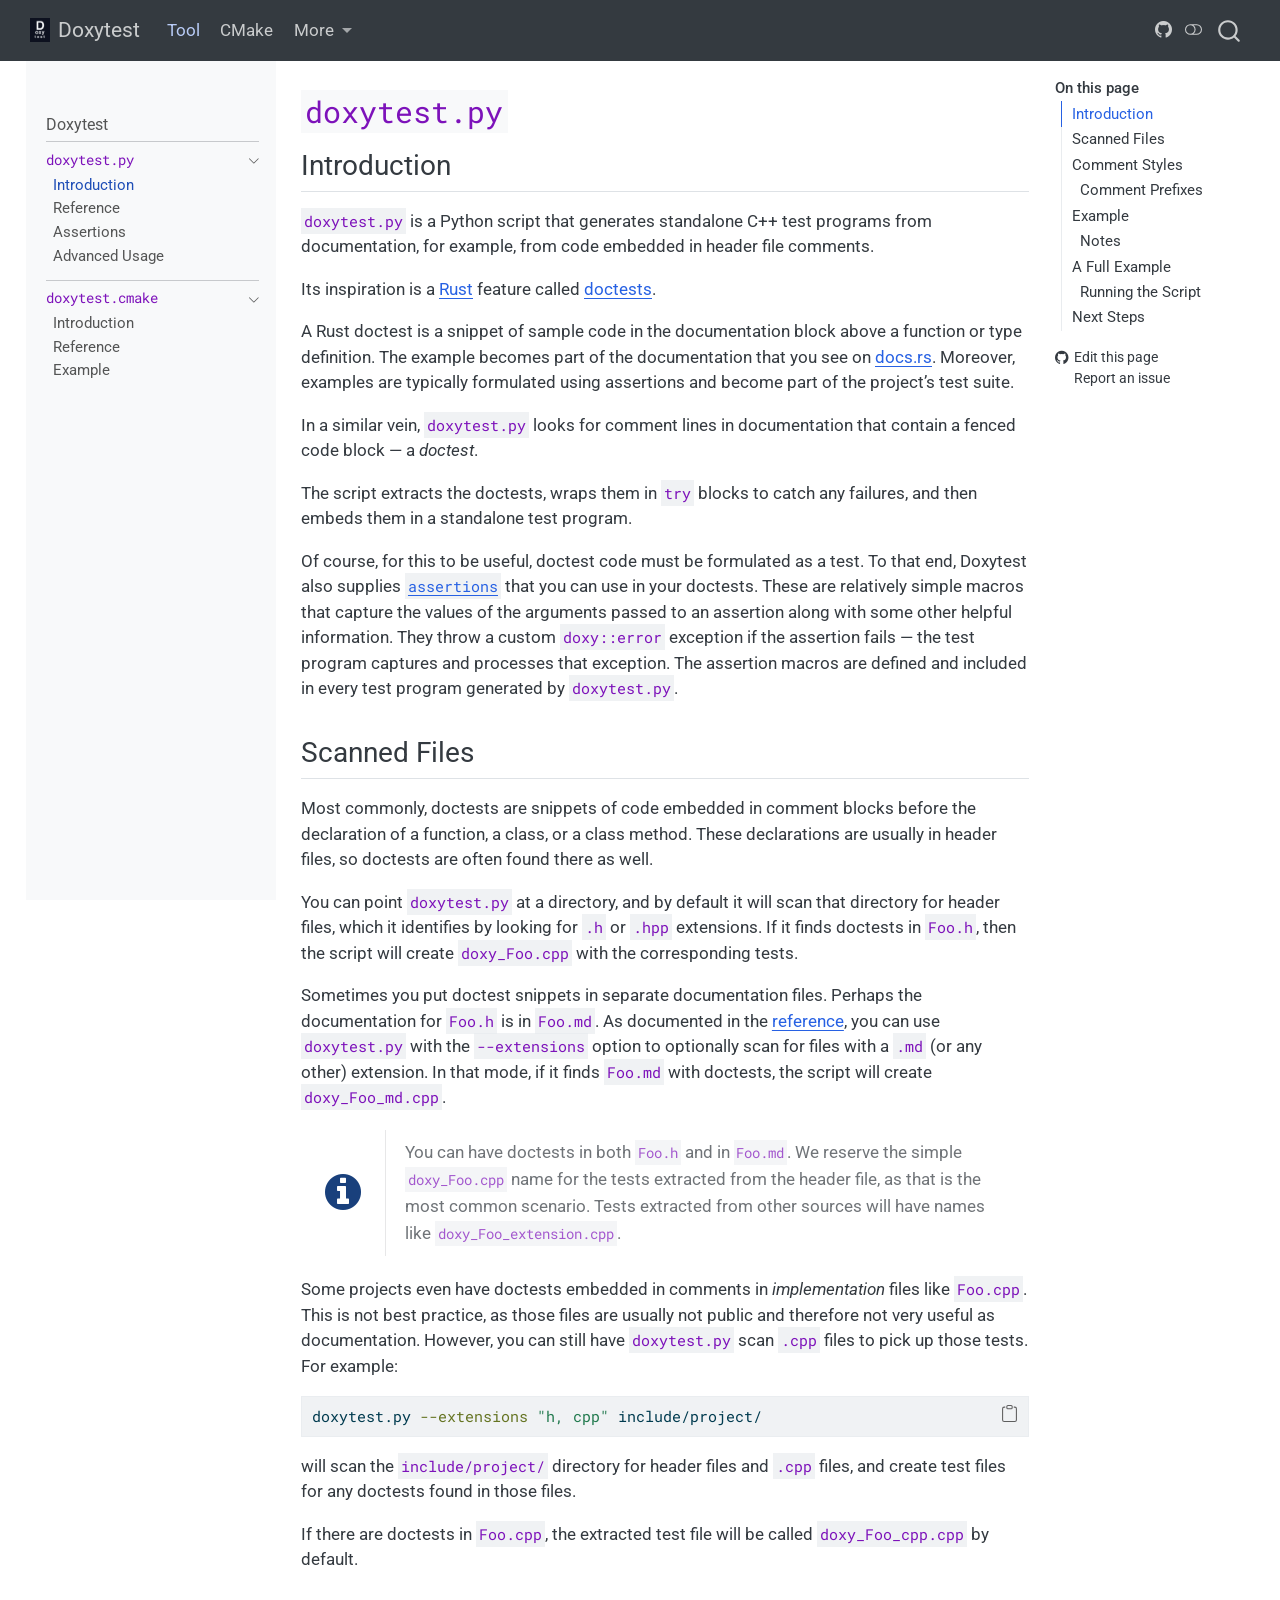
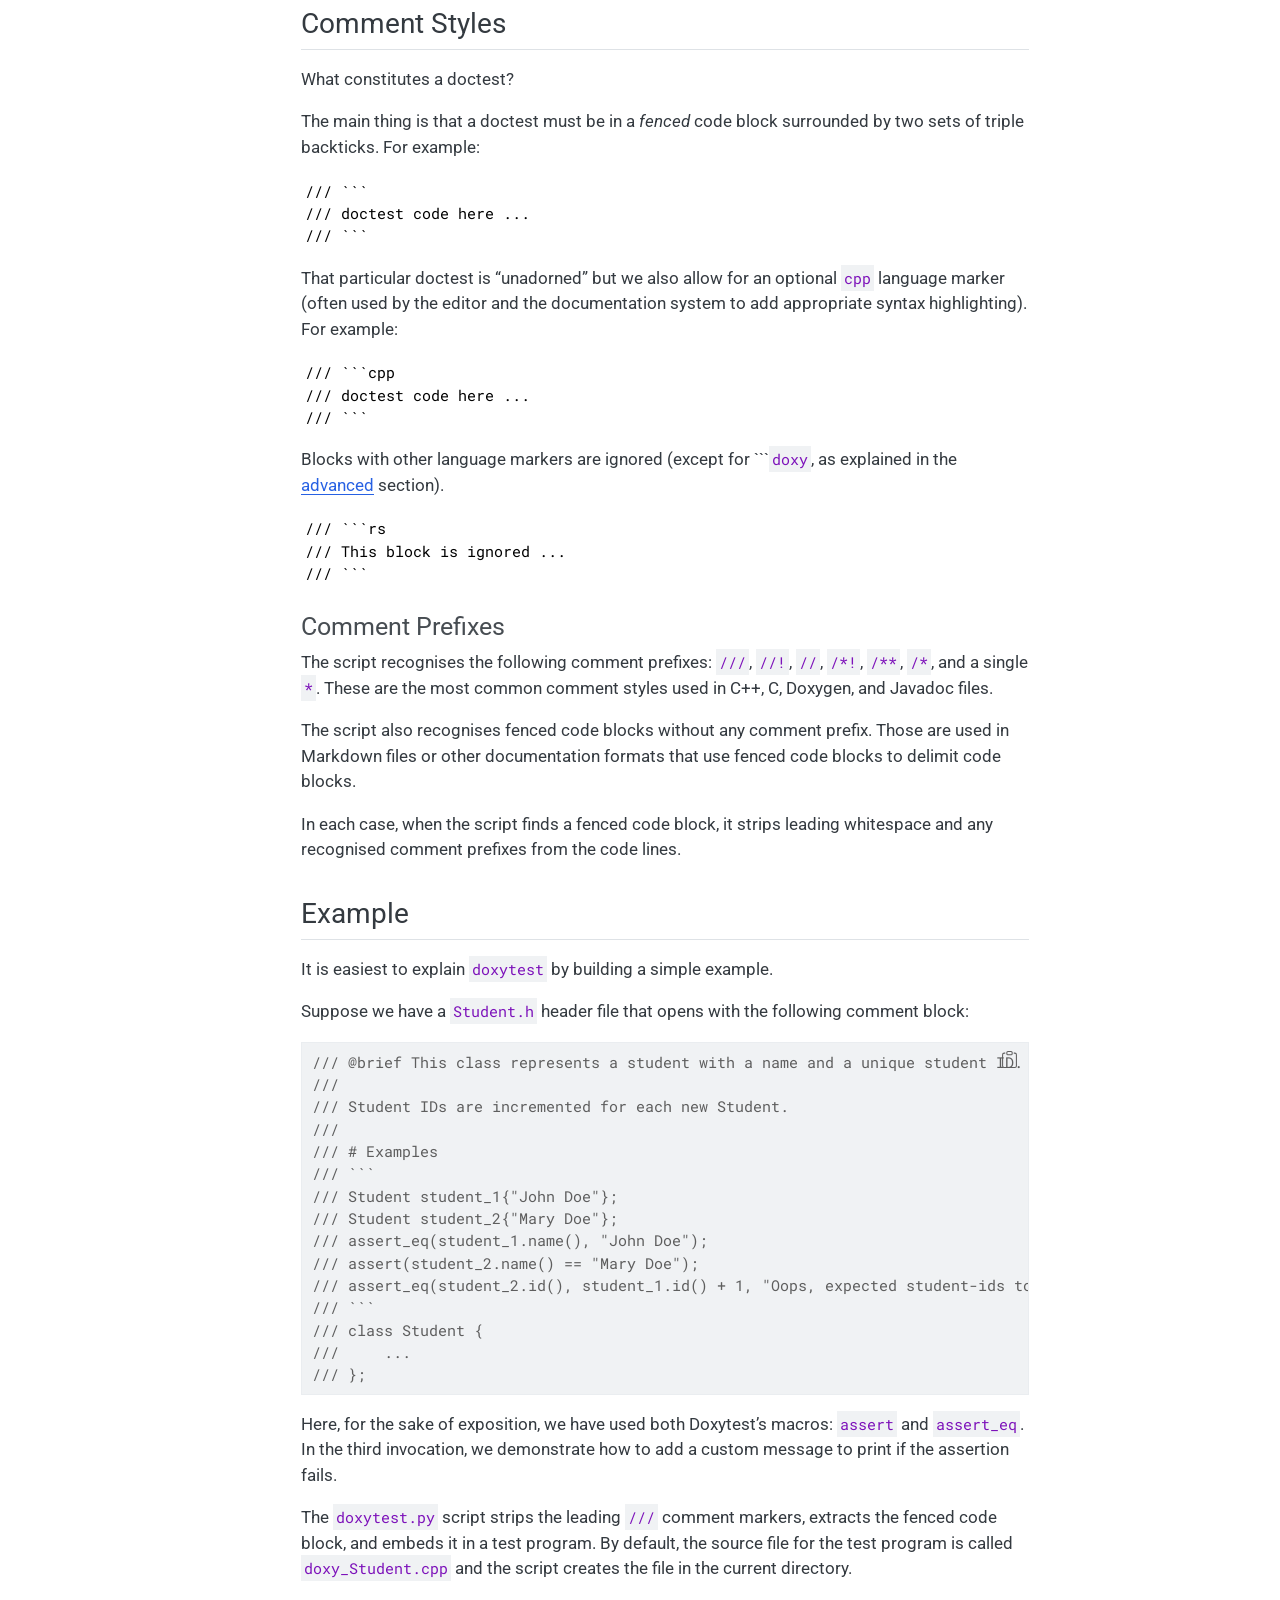
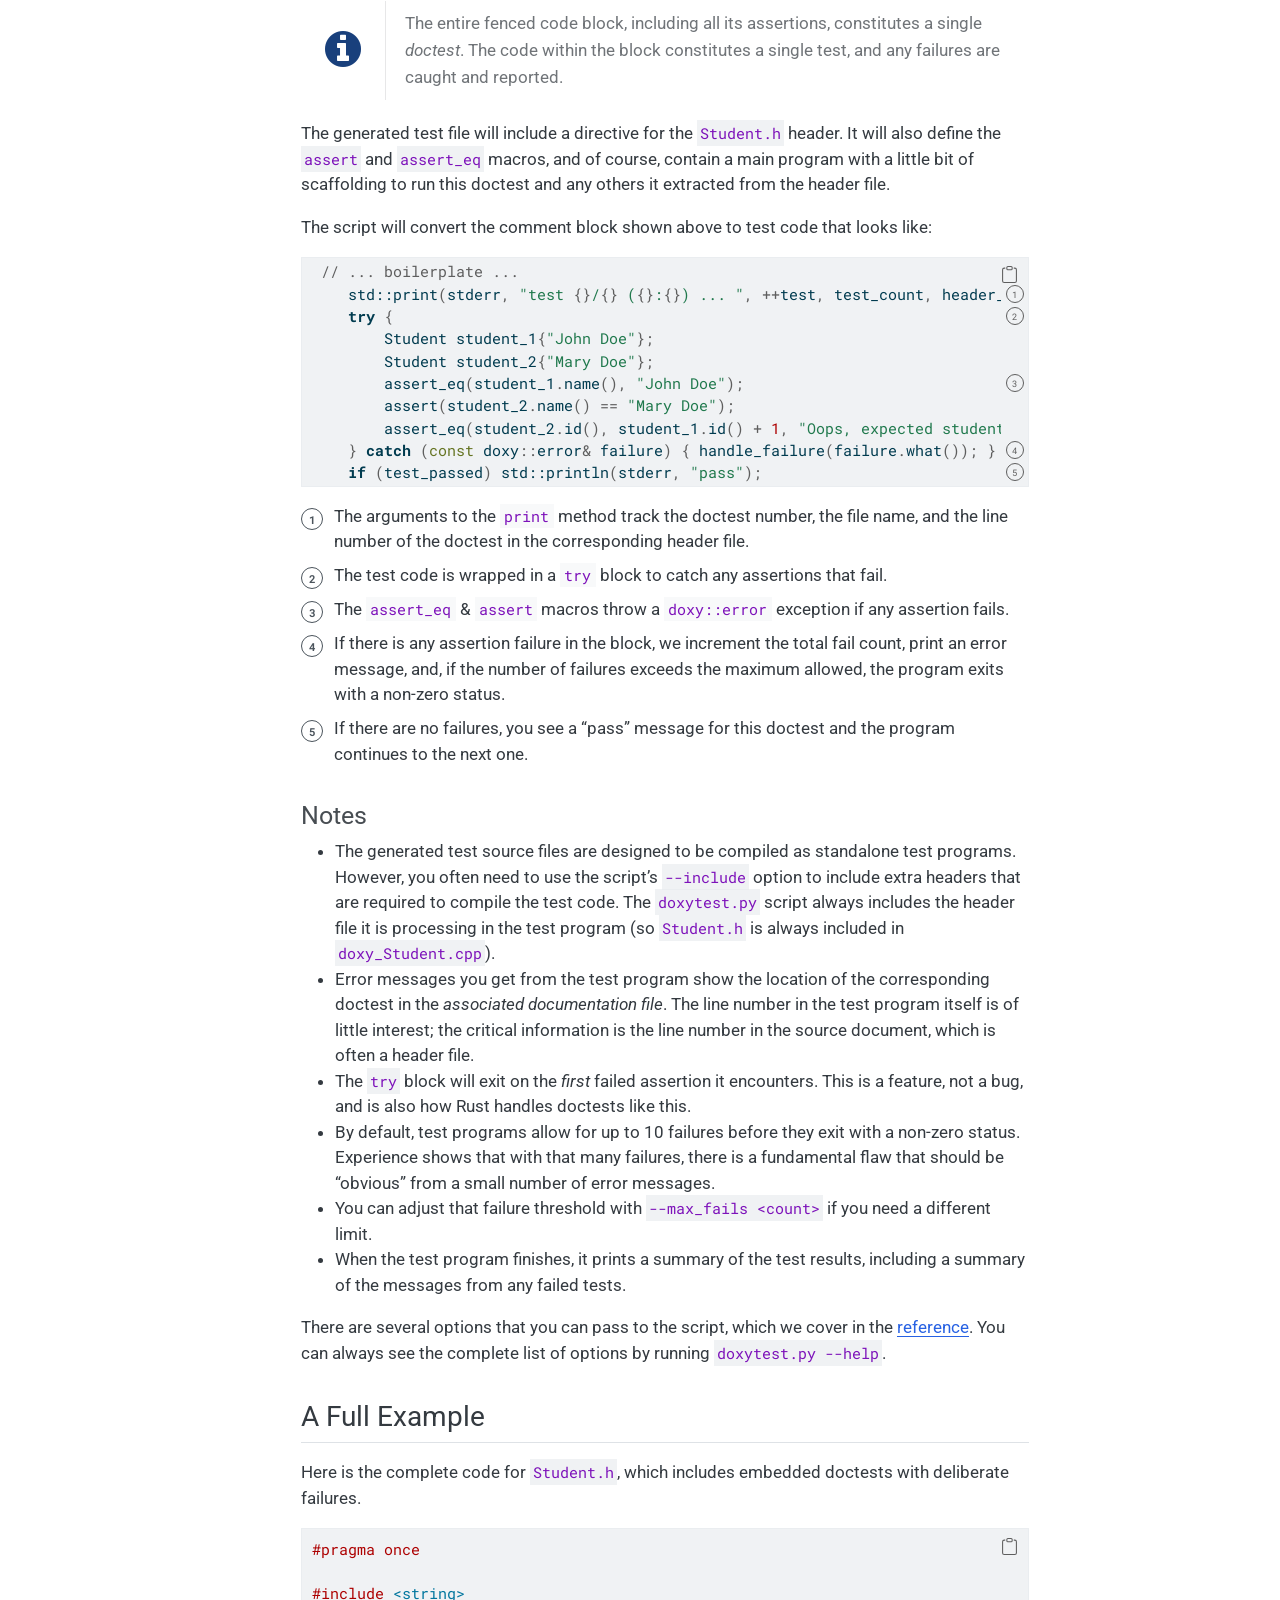
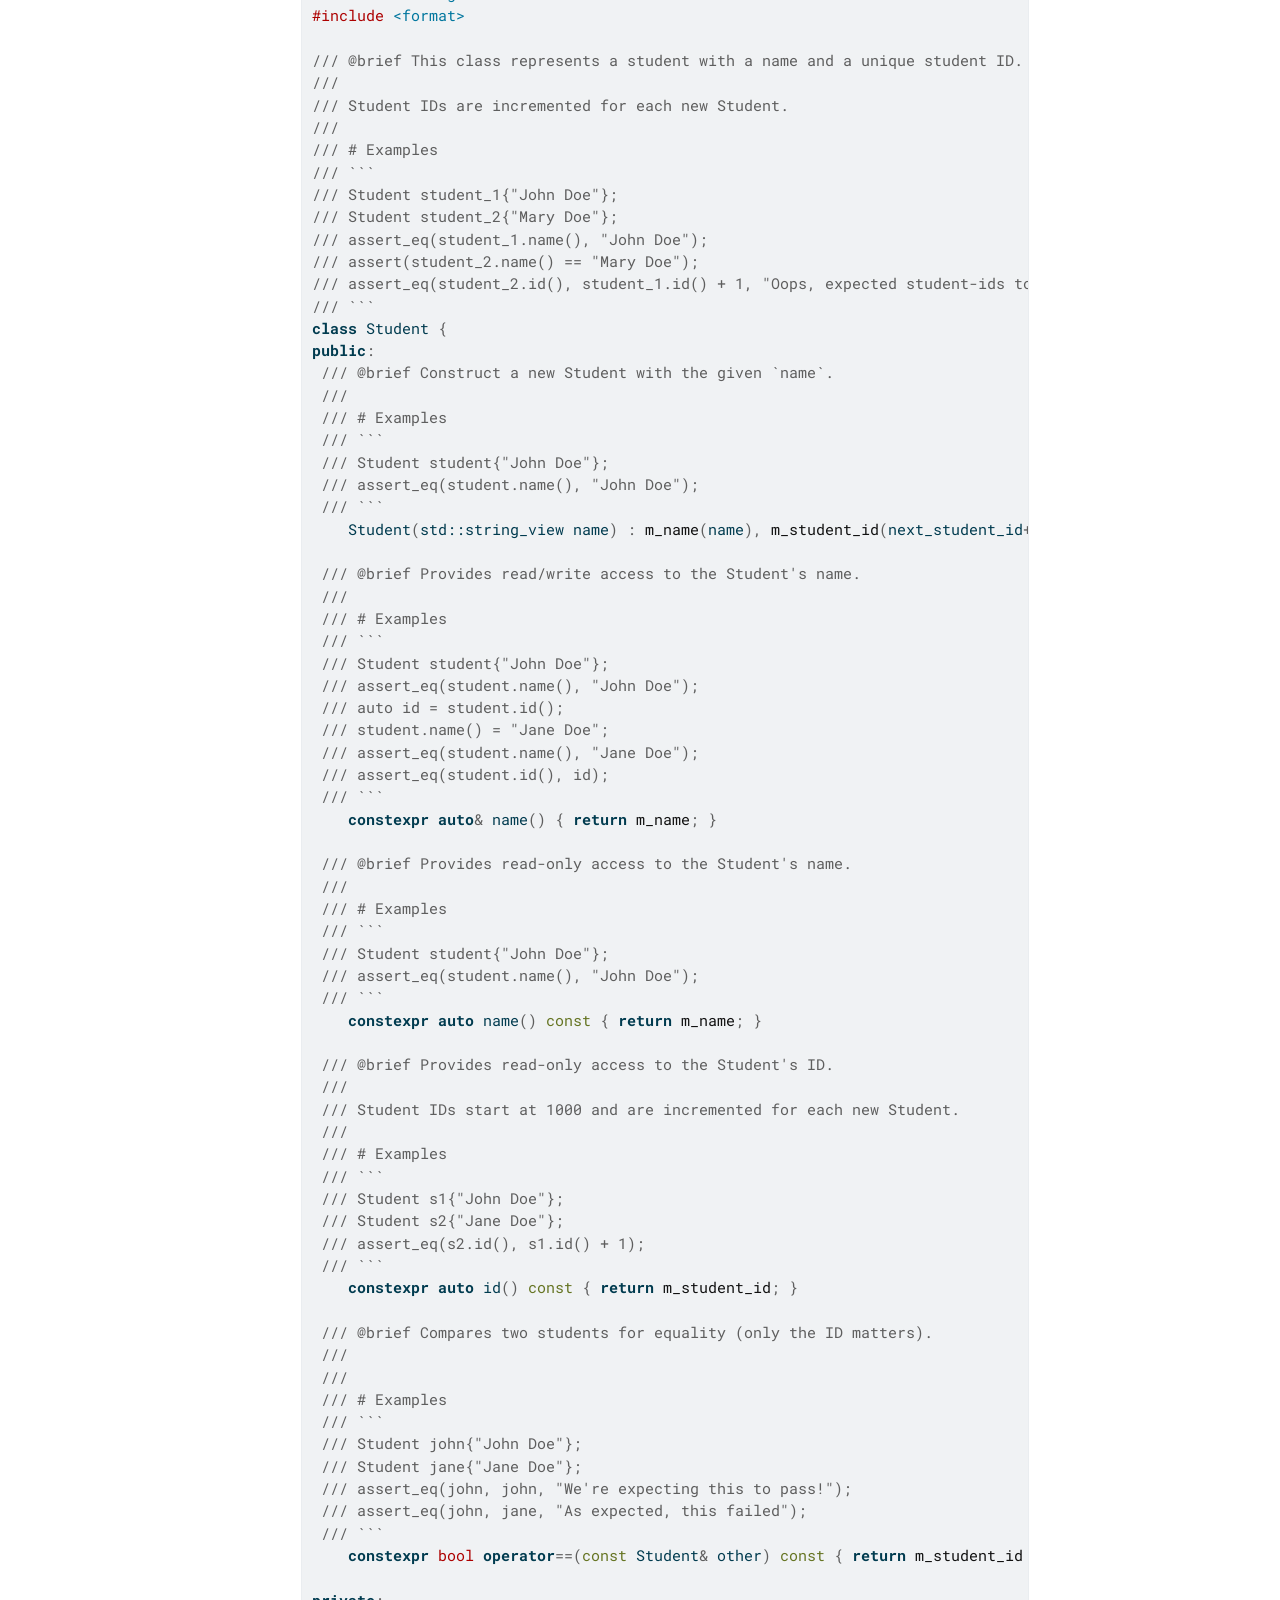
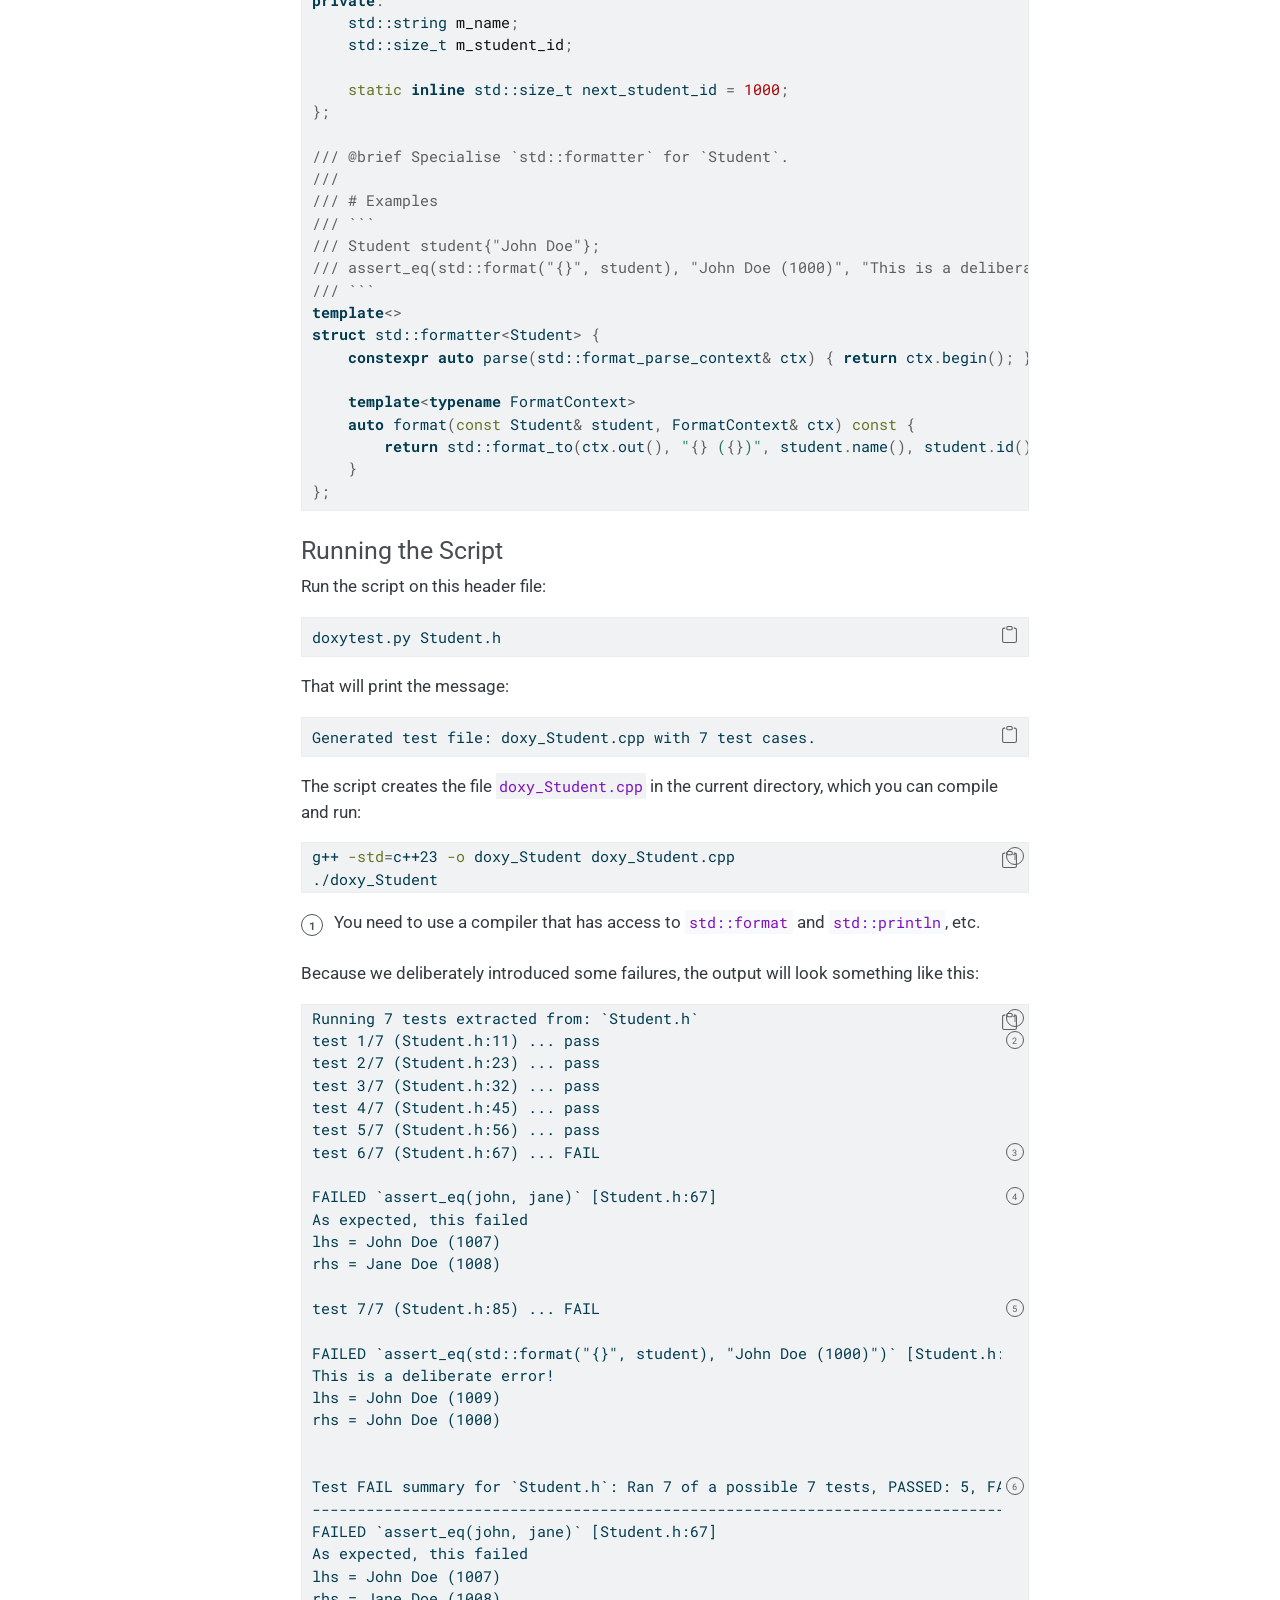
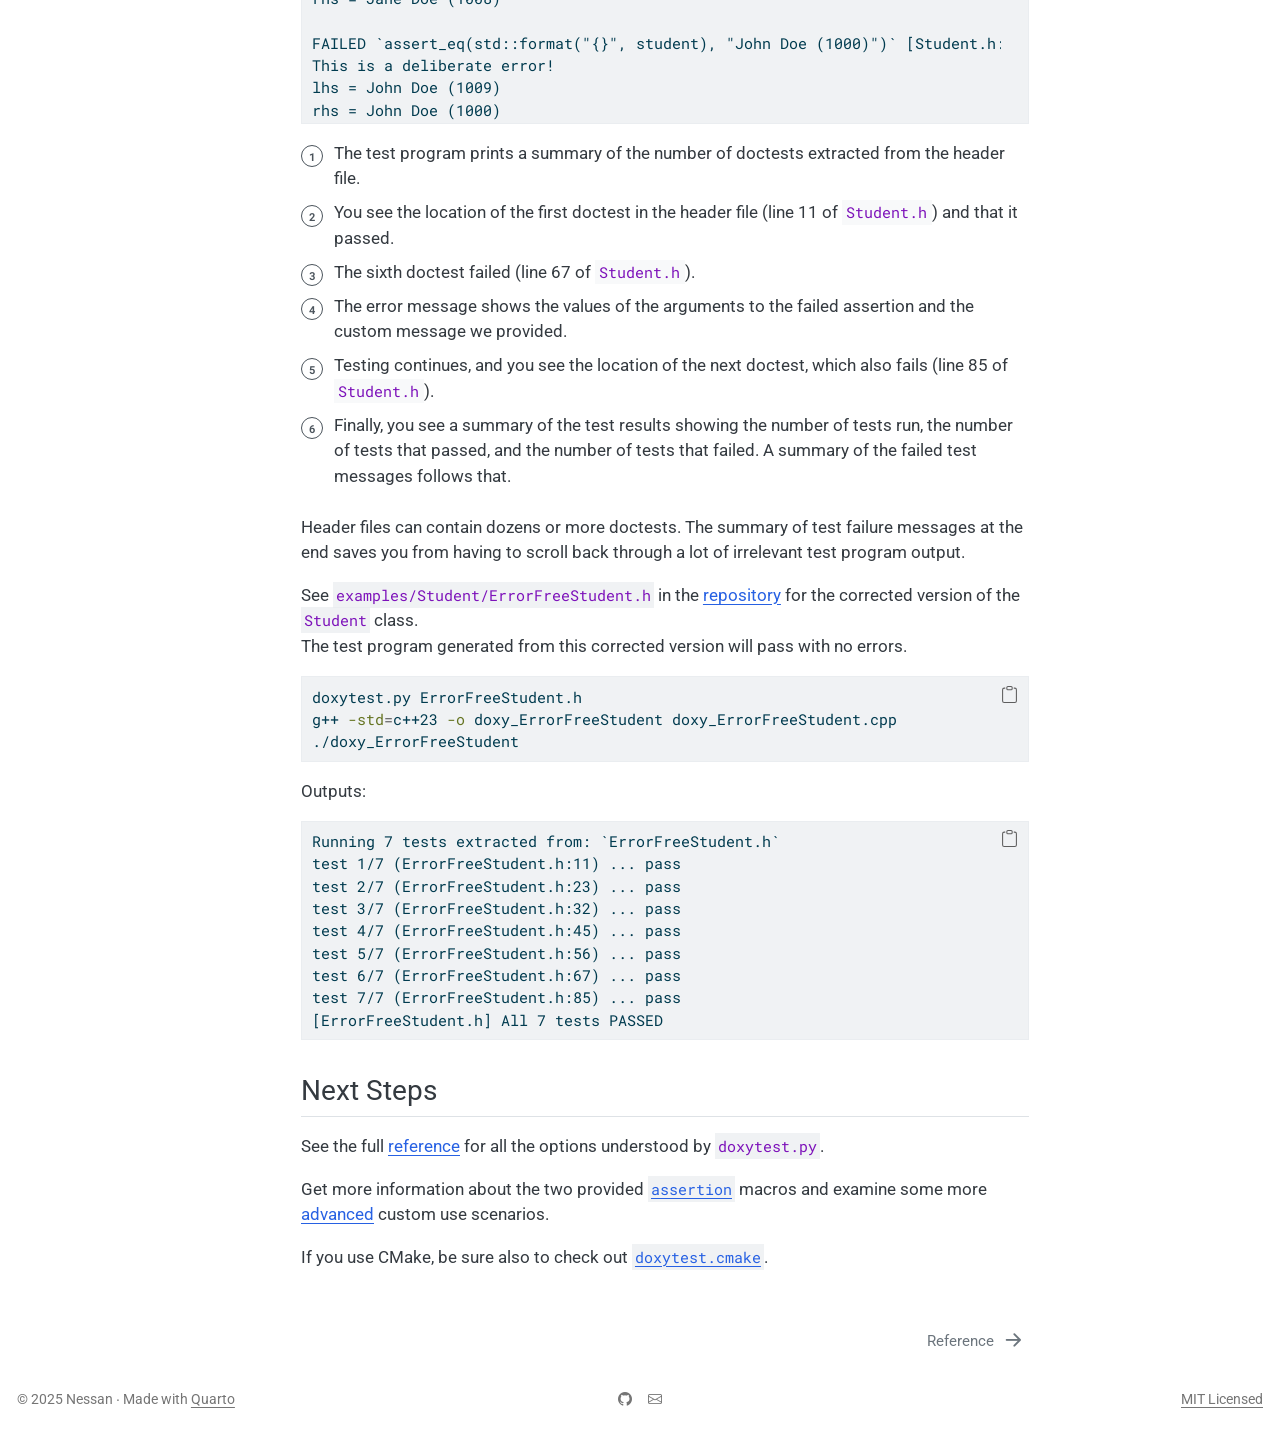
<file: pages/script/index.html>
<!DOCTYPE html>
<html xmlns="http://www.w3.org/1999/xhtml" lang="en" xml:lang="en"><head>

<meta charset="utf-8">
<meta name="generator" content="quarto-1.8.25">

<meta name="viewport" content="width=device-width, initial-scale=1.0, user-scalable=yes">


<title>doxytest.py – Doxytest</title>
<style>
code{white-space: pre-wrap;}
span.smallcaps{font-variant: small-caps;}
div.columns{display: flex; gap: min(4vw, 1.5em);}
div.column{flex: auto; overflow-x: auto;}
div.hanging-indent{margin-left: 1.5em; text-indent: -1.5em;}
ul.task-list{list-style: none;}
ul.task-list li input[type="checkbox"] {
  width: 0.8em;
  margin: 0 0.8em 0.2em -1em; /* quarto-specific, see https://github.com/quarto-dev/quarto-cli/issues/4556 */ 
  vertical-align: middle;
}
/* CSS for syntax highlighting */
html { -webkit-text-size-adjust: 100%; }
pre > code.sourceCode { white-space: pre; position: relative; }
pre > code.sourceCode > span { display: inline-block; line-height: 1.25; }
pre > code.sourceCode > span:empty { height: 1.2em; }
.sourceCode { overflow: visible; }
code.sourceCode > span { color: inherit; text-decoration: inherit; }
div.sourceCode { margin: 1em 0; }
pre.sourceCode { margin: 0; }
@media screen {
div.sourceCode { overflow: auto; }
}
@media print {
pre > code.sourceCode { white-space: pre-wrap; }
pre > code.sourceCode > span { text-indent: -5em; padding-left: 5em; }
}
pre.numberSource code
  { counter-reset: source-line 0; }
pre.numberSource code > span
  { position: relative; left: -4em; counter-increment: source-line; }
pre.numberSource code > span > a:first-child::before
  { content: counter(source-line);
    position: relative; left: -1em; text-align: right; vertical-align: baseline;
    border: none; display: inline-block;
    -webkit-touch-callout: none; -webkit-user-select: none;
    -khtml-user-select: none; -moz-user-select: none;
    -ms-user-select: none; user-select: none;
    padding: 0 4px; width: 4em;
  }
pre.numberSource { margin-left: 3em;  padding-left: 4px; }
div.sourceCode
  {   }
@media screen {
pre > code.sourceCode > span > a:first-child::before { text-decoration: underline; }
}
</style>


<script src="../../site_libs/quarto-nav/quarto-nav.js"></script>
<script src="../../site_libs/clipboard/clipboard.min.js"></script>
<script src="../../site_libs/quarto-search/autocomplete.umd.js"></script>
<script src="../../site_libs/quarto-search/fuse.min.js"></script>
<script src="../../site_libs/quarto-search/quarto-search.js"></script>
<meta name="quarto:offset" content="../../">
<link href="../../pages/script/reference.html" rel="next">
<link href="../../images/logo.svg" rel="icon" type="image/svg+xml">
<script src="../../site_libs/quarto-html/quarto.js" type="module"></script>
<script src="../../site_libs/quarto-html/tabsets/tabsets.js" type="module"></script>
<script src="../../site_libs/quarto-html/axe/axe-check.js" type="module"></script>
<script src="../../site_libs/quarto-html/popper.min.js"></script>
<script src="../../site_libs/quarto-html/tippy.umd.min.js"></script>
<script src="../../site_libs/quarto-html/anchor.min.js"></script>
<link href="../../site_libs/quarto-html/tippy.css" rel="stylesheet">
<link href="../../site_libs/quarto-html/quarto-syntax-highlighting-cd4e4562af9062d9f200841793bf5c06.css" rel="stylesheet" class="quarto-color-scheme" id="quarto-text-highlighting-styles">
<link href="../../site_libs/quarto-html/quarto-syntax-highlighting-dark-42da390b1251f2a7a621bc99940f6342.css" rel="stylesheet" class="quarto-color-scheme quarto-color-alternate" id="quarto-text-highlighting-styles">
<link href="../../site_libs/quarto-html/quarto-syntax-highlighting-cd4e4562af9062d9f200841793bf5c06.css" rel="stylesheet" class="quarto-color-scheme-extra" id="quarto-text-highlighting-styles">
<script src="../../site_libs/bootstrap/bootstrap.min.js"></script>
<link href="../../site_libs/bootstrap/bootstrap-icons.css" rel="stylesheet">
<link href="../../site_libs/bootstrap/bootstrap-f64d3cc6d510363a8df64d83128550f2.min.css" rel="stylesheet" append-hash="true" class="quarto-color-scheme" id="quarto-bootstrap" data-mode="light">
<link href="../../site_libs/bootstrap/bootstrap-dark-872cdecd6121a61d6fad0543e29579e4.min.css" rel="stylesheet" append-hash="true" class="quarto-color-scheme quarto-color-alternate" id="quarto-bootstrap" data-mode="dark">
<link href="../../site_libs/bootstrap/bootstrap-f64d3cc6d510363a8df64d83128550f2.min.css" rel="stylesheet" append-hash="true" class="quarto-color-scheme-extra" id="quarto-bootstrap" data-mode="light">
<link href="../../site_libs/quarto-contrib/admonitions-1.0.0/admonitions.css" rel="stylesheet">
<script id="quarto-search-options" type="application/json">{
  "location": "navbar",
  "copy-button": false,
  "collapse-after": 3,
  "panel-placement": "end",
  "type": "overlay",
  "limit": 50,
  "keyboard-shortcut": [
    "f",
    "/",
    "s"
  ],
  "show-item-context": false,
  "language": {
    "search-no-results-text": "No results",
    "search-matching-documents-text": "matching documents",
    "search-copy-link-title": "Copy link to search",
    "search-hide-matches-text": "Hide additional matches",
    "search-more-match-text": "more match in this document",
    "search-more-matches-text": "more matches in this document",
    "search-clear-button-title": "Clear",
    "search-text-placeholder": "",
    "search-detached-cancel-button-title": "Cancel",
    "search-submit-button-title": "Submit",
    "search-label": "Search"
  }
}</script>
<script async="" src="https://www.googletagmanager.com/gtag/js?id=G-62CQE8TY0X"></script>

<script type="text/javascript">

window.dataLayer = window.dataLayer || [];
function gtag(){dataLayer.push(arguments);}
gtag('js', new Date());
gtag('config', 'G-62CQE8TY0X', { 'anonymize_ip': true});
</script>
<link rel="stylesheet" href="https://cdnjs.cloudflare.com/ajax/libs/font-awesome/4.7.0/css/font-awesome.min.css">


<meta property="og:title" content="doxytest.py – Doxytest">
<meta property="og:description" content="">
<meta property="og:image" content="https://nessan.github.io/doxytest/pages/script/images/logo.svg">
<meta property="og:site_name" content="Doxytest">
</head>

<body class="nav-sidebar floating nav-fixed quarto-light"><script id="quarto-html-before-body" type="application/javascript">
    const toggleBodyColorMode = (bsSheetEl) => {
      const mode = bsSheetEl.getAttribute("data-mode");
      const bodyEl = window.document.querySelector("body");
      if (mode === "dark") {
        bodyEl.classList.add("quarto-dark");
        bodyEl.classList.remove("quarto-light");
      } else {
        bodyEl.classList.add("quarto-light");
        bodyEl.classList.remove("quarto-dark");
      }
    }
    const toggleBodyColorPrimary = () => {
      const bsSheetEl = window.document.querySelector("link#quarto-bootstrap:not([rel=disabled-stylesheet])");
      if (bsSheetEl) {
        toggleBodyColorMode(bsSheetEl);
      }
    }
    const setColorSchemeToggle = (alternate) => {
      const toggles = window.document.querySelectorAll('.quarto-color-scheme-toggle');
      for (let i=0; i < toggles.length; i++) {
        const toggle = toggles[i];
        if (toggle) {
          if (alternate) {
            toggle.classList.add("alternate");
          } else {
            toggle.classList.remove("alternate");
          }
        }
      }
    };
    const toggleColorMode = (alternate) => {
      // Switch the stylesheets
      const primaryStylesheets = window.document.querySelectorAll('link.quarto-color-scheme:not(.quarto-color-alternate)');
      const alternateStylesheets = window.document.querySelectorAll('link.quarto-color-scheme.quarto-color-alternate');
      manageTransitions('#quarto-margin-sidebar .nav-link', false);
      if (alternate) {
        // note: dark is layered on light, we don't disable primary!
        enableStylesheet(alternateStylesheets);
        for (const sheetNode of alternateStylesheets) {
          if (sheetNode.id === "quarto-bootstrap") {
            toggleBodyColorMode(sheetNode);
          }
        }
      } else {
        disableStylesheet(alternateStylesheets);
        enableStylesheet(primaryStylesheets)
        toggleBodyColorPrimary();
      }
      manageTransitions('#quarto-margin-sidebar .nav-link', true);
      // Switch the toggles
      setColorSchemeToggle(alternate)
      // Hack to workaround the fact that safari doesn't
      // properly recolor the scrollbar when toggling (#1455)
      if (navigator.userAgent.indexOf('Safari') > 0 && navigator.userAgent.indexOf('Chrome') == -1) {
        manageTransitions("body", false);
        window.scrollTo(0, 1);
        setTimeout(() => {
          window.scrollTo(0, 0);
          manageTransitions("body", true);
        }, 40);
      }
    }
    const disableStylesheet = (stylesheets) => {
      for (let i=0; i < stylesheets.length; i++) {
        const stylesheet = stylesheets[i];
        stylesheet.rel = 'disabled-stylesheet';
      }
    }
    const enableStylesheet = (stylesheets) => {
      for (let i=0; i < stylesheets.length; i++) {
        const stylesheet = stylesheets[i];
        if(stylesheet.rel !== 'stylesheet') { // for Chrome, which will still FOUC without this check
          stylesheet.rel = 'stylesheet';
        }
      }
    }
    const manageTransitions = (selector, allowTransitions) => {
      const els = window.document.querySelectorAll(selector);
      for (let i=0; i < els.length; i++) {
        const el = els[i];
        if (allowTransitions) {
          el.classList.remove('notransition');
        } else {
          el.classList.add('notransition');
        }
      }
    }
    const isFileUrl = () => {
      return window.location.protocol === 'file:';
    }
    const hasAlternateSentinel = () => {
      let styleSentinel = getColorSchemeSentinel();
      if (styleSentinel !== null) {
        return styleSentinel === "alternate";
      } else {
        return false;
      }
    }
    const setStyleSentinel = (alternate) => {
      const value = alternate ? "alternate" : "default";
      if (!isFileUrl()) {
        window.localStorage.setItem("quarto-color-scheme", value);
      } else {
        localAlternateSentinel = value;
      }
    }
    const getColorSchemeSentinel = () => {
      if (!isFileUrl()) {
        const storageValue = window.localStorage.getItem("quarto-color-scheme");
        return storageValue != null ? storageValue : localAlternateSentinel;
      } else {
        return localAlternateSentinel;
      }
    }
    const toggleGiscusIfUsed = (isAlternate, darkModeDefault) => {
      const baseTheme = document.querySelector('#giscus-base-theme')?.value ?? 'light';
      const alternateTheme = document.querySelector('#giscus-alt-theme')?.value ?? 'dark';
      let newTheme = '';
      if(authorPrefersDark) {
        newTheme = isAlternate ? baseTheme : alternateTheme;
      } else {
        newTheme = isAlternate ? alternateTheme : baseTheme;
      }
      const changeGiscusTheme = () => {
        // From: https://github.com/giscus/giscus/issues/336
        const sendMessage = (message) => {
          const iframe = document.querySelector('iframe.giscus-frame');
          if (!iframe) return;
          iframe.contentWindow.postMessage({ giscus: message }, 'https://giscus.app');
        }
        sendMessage({
          setConfig: {
            theme: newTheme
          }
        });
      }
      const isGiscussLoaded = window.document.querySelector('iframe.giscus-frame') !== null;
      if (isGiscussLoaded) {
        changeGiscusTheme();
      }
    };
    const authorPrefersDark = false;
    const darkModeDefault = authorPrefersDark;
      document.querySelector('link#quarto-text-highlighting-styles.quarto-color-scheme-extra').rel = 'disabled-stylesheet';
      document.querySelector('link#quarto-bootstrap.quarto-color-scheme-extra').rel = 'disabled-stylesheet';
    let localAlternateSentinel = darkModeDefault ? 'alternate' : 'default';
    // Dark / light mode switch
    window.quartoToggleColorScheme = () => {
      // Read the current dark / light value
      let toAlternate = !hasAlternateSentinel();
      toggleColorMode(toAlternate);
      setStyleSentinel(toAlternate);
      toggleGiscusIfUsed(toAlternate, darkModeDefault);
      window.dispatchEvent(new Event('resize'));
    };
    // Switch to dark mode if need be
    if (hasAlternateSentinel()) {
      toggleColorMode(true);
    } else {
      toggleColorMode(false);
    }
  </script>

<div id="quarto-search-results"></div>
  <header id="quarto-header" class="headroom fixed-top">
    <nav class="navbar navbar-expand-lg " data-bs-theme="dark">
      <div class="navbar-container container-fluid">
      <div class="navbar-brand-container mx-auto">
    <a href="../../index.html" class="navbar-brand navbar-brand-logo">
    <img src="../../images/logo.svg" alt="The Doxytest logo" class="navbar-logo light-content">
    <img src="../../images/logo.svg" alt="The Doxytest logo" class="navbar-logo dark-content">
    </a>
    <a class="navbar-brand" href="../../index.html">
    <span class="navbar-title">Doxytest</span>
    </a>
  </div>
            <div id="quarto-search" class="" title="Search"></div>
          <button class="navbar-toggler" type="button" data-bs-toggle="collapse" data-bs-target="#navbarCollapse" aria-controls="navbarCollapse" role="menu" aria-expanded="false" aria-label="Toggle navigation" onclick="if (window.quartoToggleHeadroom) { window.quartoToggleHeadroom(); }">
  <span class="navbar-toggler-icon"></span>
</button>
          <div class="collapse navbar-collapse" id="navbarCollapse">
            <ul class="navbar-nav navbar-nav-scroll me-auto">
  <li class="nav-item">
    <a class="nav-link active" href="../../pages/script/index.html" aria-current="page"> 
<span class="menu-text">Tool</span></a>
  </li>  
  <li class="nav-item">
    <a class="nav-link" href="../../pages/cmake/index.html"> 
<span class="menu-text">CMake</span></a>
  </li>  
  <li class="nav-item dropdown ">
    <a class="nav-link dropdown-toggle" href="#" id="nav-menu-more" role="link" data-bs-toggle="dropdown" aria-expanded="false">
 <span class="menu-text">More</span>
    </a>
    <ul class="dropdown-menu" aria-labelledby="nav-menu-more">    
        <li>
    <a class="dropdown-item" href="https://github.com/nessan/doxytest"><i class="bi bi-github" role="img">
</i> 
 <span class="dropdown-text">Project Repo</span></a>
  </li>  
        <li>
    <a class="dropdown-item" href="https://github.com/nessan/doxytest/issues"><i class="bi bi-bug" role="img">
</i> 
 <span class="dropdown-text">Report a Bug</span></a>
  </li>  
        <li>
    <a class="dropdown-item" href="mailto:nzznfitz+gh@icloud.com"><i class="bi bi-chat-right-text" role="img">
</i> 
 <span class="dropdown-text">Ask a Question</span></a>
  </li>  
    </ul>
  </li>
</ul>
          </div> <!-- /navcollapse -->
            <div class="quarto-navbar-tools">
    <a href="https://github.com/nessan/doxytest" title="GitHub repo" class="quarto-navigation-tool px-1" aria-label="GitHub repo"><i class="bi bi-github"></i></a>
  <a href="" class="quarto-color-scheme-toggle quarto-navigation-tool  px-1" onclick="window.quartoToggleColorScheme(); return false;" title="Toggle dark mode"><i class="bi"></i></a>
</div>
      </div> <!-- /container-fluid -->
    </nav>
  <nav class="quarto-secondary-nav">
    <div class="container-fluid d-flex">
      <button type="button" class="quarto-btn-toggle btn" data-bs-toggle="collapse" role="button" data-bs-target=".quarto-sidebar-collapse-item" aria-controls="quarto-sidebar" aria-expanded="false" aria-label="Toggle sidebar navigation" onclick="if (window.quartoToggleHeadroom) { window.quartoToggleHeadroom(); }">
        <i class="bi bi-layout-text-sidebar-reverse"></i>
      </button>
        <a class="flex-grow-1 no-decor" role="navigation" data-bs-toggle="collapse" data-bs-target=".quarto-sidebar-collapse-item" aria-controls="quarto-sidebar" aria-expanded="false" aria-label="Toggle sidebar navigation" onclick="if (window.quartoToggleHeadroom) { window.quartoToggleHeadroom(); }">      
          <h1 class="quarto-secondary-nav-title"><code>doxytest.py</code></h1>
        </a>     
    </div>
  </nav>
</header>
<!-- content -->
<div id="quarto-content" class="quarto-container page-columns page-rows-contents page-layout-article page-navbar">
<!-- sidebar -->
  <nav id="quarto-sidebar" class="sidebar collapse collapse-horizontal quarto-sidebar-collapse-item sidebar-navigation floating overflow-auto">
    <div class="pt-lg-2 mt-2 text-left sidebar-header">
      <a href="../../index.html" class="sidebar-logo-link">
      </a>
      </div>
    <div class="sidebar-menu-container"> 
    <ul class="list-unstyled mt-1">
        <li class="sidebar-item">
  <div class="sidebar-item-container"> 
  <a href="../../pages/index.html" class="sidebar-item-text sidebar-link">
 <span class="menu-text">Doxytest</span></a>
  </div>
</li>
        <li class="px-0"><hr class="sidebar-divider hi "></li>
        <li class="sidebar-item sidebar-item-section">
      <div class="sidebar-item-container"> 
            <a class="sidebar-item-text sidebar-link text-start" data-bs-toggle="collapse" data-bs-target="#quarto-sidebar-section-1" role="navigation" aria-expanded="true">
 <span class="menu-text"><code>doxytest.py</code></span></a>
          <a class="sidebar-item-toggle text-start" data-bs-toggle="collapse" data-bs-target="#quarto-sidebar-section-1" role="navigation" aria-expanded="true" aria-label="Toggle section">
            <i class="bi bi-chevron-right ms-2"></i>
          </a> 
      </div>
      <ul id="quarto-sidebar-section-1" class="collapse list-unstyled sidebar-section depth1 show">  
          <li class="sidebar-item">
  <div class="sidebar-item-container"> 
  <a href="../../pages/script/index.html" class="sidebar-item-text sidebar-link active">
 <span class="menu-text">Introduction</span></a>
  </div>
</li>
          <li class="sidebar-item">
  <div class="sidebar-item-container"> 
  <a href="../../pages/script/reference.html" class="sidebar-item-text sidebar-link">
 <span class="menu-text">Reference</span></a>
  </div>
</li>
          <li class="sidebar-item">
  <div class="sidebar-item-container"> 
  <a href="../../pages/script/assertions.html" class="sidebar-item-text sidebar-link">
 <span class="menu-text">Assertions</span></a>
  </div>
</li>
          <li class="sidebar-item">
  <div class="sidebar-item-container"> 
  <a href="../../pages/script/advanced.html" class="sidebar-item-text sidebar-link">
 <span class="menu-text">Advanced Usage</span></a>
  </div>
</li>
      </ul>
  </li>
        <li class="px-0"><hr class="sidebar-divider hi "></li>
        <li class="sidebar-item sidebar-item-section">
      <div class="sidebar-item-container"> 
            <a class="sidebar-item-text sidebar-link text-start" data-bs-toggle="collapse" data-bs-target="#quarto-sidebar-section-2" role="navigation" aria-expanded="true">
 <span class="menu-text"><code>doxytest.cmake</code></span></a>
          <a class="sidebar-item-toggle text-start" data-bs-toggle="collapse" data-bs-target="#quarto-sidebar-section-2" role="navigation" aria-expanded="true" aria-label="Toggle section">
            <i class="bi bi-chevron-right ms-2"></i>
          </a> 
      </div>
      <ul id="quarto-sidebar-section-2" class="collapse list-unstyled sidebar-section depth1 show">  
          <li class="sidebar-item">
  <div class="sidebar-item-container"> 
  <a href="../../pages/cmake/index.html" class="sidebar-item-text sidebar-link">
 <span class="menu-text">Introduction</span></a>
  </div>
</li>
          <li class="sidebar-item">
  <div class="sidebar-item-container"> 
  <a href="../../pages/cmake/index.html#reference" class="sidebar-item-text sidebar-link">
 <span class="menu-text">Reference</span></a>
  </div>
</li>
          <li class="sidebar-item">
  <div class="sidebar-item-container"> 
  <a href="../../pages/cmake/index.html#example" class="sidebar-item-text sidebar-link">
 <span class="menu-text">Example</span></a>
  </div>
</li>
      </ul>
  </li>
    </ul>
    </div>
</nav>
<div id="quarto-sidebar-glass" class="quarto-sidebar-collapse-item" data-bs-toggle="collapse" data-bs-target=".quarto-sidebar-collapse-item"></div>
<!-- margin-sidebar -->
    <div id="quarto-margin-sidebar" class="sidebar margin-sidebar">
        <nav id="TOC" role="doc-toc" class="toc-active" data-toc-expanded="99">
    <h2 id="toc-title">On this page</h2>
   
  <ul>
  <li><a href="#introduction" id="toc-introduction" class="nav-link active" data-scroll-target="#introduction">Introduction</a></li>
  <li><a href="#scanned-files" id="toc-scanned-files" class="nav-link" data-scroll-target="#scanned-files">Scanned Files</a></li>
  <li><a href="#comment-styles" id="toc-comment-styles" class="nav-link" data-scroll-target="#comment-styles">Comment Styles</a>
  <ul class="collapse">
  <li><a href="#comment-prefixes" id="toc-comment-prefixes" class="nav-link" data-scroll-target="#comment-prefixes">Comment Prefixes</a></li>
  </ul></li>
  <li><a href="#example" id="toc-example" class="nav-link" data-scroll-target="#example">Example</a>
  <ul class="collapse">
  <li><a href="#notes" id="toc-notes" class="nav-link" data-scroll-target="#notes">Notes</a></li>
  </ul></li>
  <li><a href="#a-full-example" id="toc-a-full-example" class="nav-link" data-scroll-target="#a-full-example">A Full Example</a>
  <ul class="collapse">
  <li><a href="#running-the-script" id="toc-running-the-script" class="nav-link" data-scroll-target="#running-the-script">Running the Script</a></li>
  </ul></li>
  <li><a href="#next-steps" id="toc-next-steps" class="nav-link" data-scroll-target="#next-steps">Next Steps</a></li>
  </ul>
<div class="toc-actions"><ul><li><a href="https://github.com/nessan/doxytest/edit/main/docs/pages/script/index.qmd" class="toc-action"><i class="bi bi-github"></i>Edit this page</a></li><li><a href="https://github.com/nessan/doxytest/issues/new/choose" class="toc-action"><i class="bi empty"></i>Report an issue</a></li></ul></div></nav>
    </div>
<!-- main -->
<main class="content" id="quarto-document-content">


<header id="title-block-header" class="quarto-title-block default">
<div class="quarto-title">
<h1 class="title d-none d-lg-block"><code>doxytest.py</code></h1>
</div>



<div class="quarto-title-meta">

    
  
    
  </div>
  


</header>


<section id="introduction" class="level2">
<h2 class="anchored" data-anchor-id="introduction">Introduction</h2>
<p><code>doxytest.py</code> is a Python script that generates standalone C++ test programs from documentation, for example, from code embedded in header file comments.</p>
<p>Its inspiration is a <a href="https://www.rust-lang.org">Rust</a> feature called <a href="https://doc.rust-lang.org/rustdoc/write-documentation/documentation-tests.html">doctests</a>.</p>
<p>A Rust doctest is a snippet of sample code in the documentation block above a function or type definition. The example becomes part of the documentation that you see on <a href="https://docs.rs">docs.rs</a>. Moreover, examples are typically formulated using assertions and become part of the project’s test suite.</p>
<p>In a similar vein, <code>doxytest.py</code> looks for comment lines in documentation that contain a fenced code block — a <em>doctest</em>.</p>
<p>The script extracts the doctests, wraps them in <code>try</code> blocks to catch any failures, and then embeds them in a standalone test program.</p>
<p>Of course, for this to be useful, doctest code must be formulated as a test. To that end, Doxytest also supplies <a href="../../pages/script/assertions.html"><code>assertions</code></a> that you can use in your doctests. These are relatively simple macros that capture the values of the arguments passed to an assertion along with some other helpful information. They throw a custom <code>doxy::error</code> exception if the assertion fails — the test program captures and processes that exception. The assertion macros are defined and included in every test program generated by <code>doxytest.py</code>.</p>
</section>
<section id="scanned-files" class="level2">
<h2 class="anchored" data-anchor-id="scanned-files">Scanned Files</h2>
<p>Most commonly, doctests are snippets of code embedded in comment blocks before the declaration of a function, a class, or a class method. These declarations are usually in header files, so doctests are often found there as well.</p>
<p>You can point <code>doxytest.py</code> at a directory, and by default it will scan that directory for header files, which it identifies by looking for <code>.h</code> or <code>.hpp</code> extensions. If it finds doctests in <code>Foo.h</code>, then the script will create <code>doxy_Foo.cpp</code> with the corresponding tests.</p>
<p>Sometimes you put doctest snippets in separate documentation files. Perhaps the documentation for <code>Foo.h</code> is in <code>Foo.md</code>. As documented in the <a href="../../pages/script/reference.html">reference</a>, you can use <code>doxytest.py</code> with the <code>--extensions</code> option to optionally scan for files with a <code>.md</code> (or any other) extension. In that mode, if it finds <code>Foo.md</code> with doctests, the script will create <code>doxy_Foo_md.cpp</code>.</p>
<div class="admonition note">
    <table><tbody><tr>
    <td class="icon"> <i class="fa icon-note" title="Note"></i></td>
    <td class="content">
    
You can have doctests in both <code>Foo.h</code> and in <code>Foo.md</code>. We reserve the simple <code>doxy_Foo.cpp</code> name for the tests extracted from the header file, as that is the most common scenario. Tests extracted from other sources will have names like <code>doxy_Foo_extension.cpp</code>.
</td></tr></tbody></table></div>
<p>Some projects even have doctests embedded in comments in <em>implementation</em> files like <code>Foo.cpp</code>. This is not best practice, as those files are usually not public and therefore not very useful as documentation. However, you can still have <code>doxytest.py</code> scan <code>.cpp</code> files to pick up those tests. For example:</p>
<div class="code-copy-outer-scaffold"><div class="sourceCode" id="cb1"><pre class="sourceCode sh code-with-copy"><code class="sourceCode bash"><span id="cb1-1"><a href="#cb1-1" aria-hidden="true" tabindex="-1"></a><span class="ex">doxytest.py</span> <span class="at">--extensions</span> <span class="st">"h, cpp"</span> include/project/</span></code></pre></div><button title="Copy to Clipboard" class="code-copy-button"><i class="bi"></i></button></div>
<p>will scan the <code>include/project/</code> directory for header files and <code>.cpp</code> files, and create test files for any doctests found in those files.</p>
<p>If there are doctests in <code>Foo.cpp</code>, the extracted test file will be called <code>doxy_Foo_cpp.cpp</code> by default.</p>
</section>
<section id="comment-styles" class="level2">
<h2 class="anchored" data-anchor-id="comment-styles">Comment Styles</h2>
<p>What constitutes a doctest?</p>
<p>The main thing is that a doctest must be in a <em>fenced</em> code block surrounded by two sets of triple backticks. For example:</p>
<pre><code>/// ```
/// doctest code here ...
/// ```</code></pre>
<p>That particular doctest is “unadorned” but we also allow for an optional <code>cpp</code> language marker (often used by the editor and the documentation system to add appropriate syntax highlighting). For example:</p>
<pre><code>/// ```cpp
/// doctest code here ...
/// ```</code></pre>
<p>Blocks with other language markers are ignored (except for ```<code>doxy</code>, as explained in the <a href="../../pages/script/advanced.html">advanced</a> section).</p>
<pre><code>/// ```rs
/// This block is ignored ...
/// ```</code></pre>
<section id="comment-prefixes" class="level3">
<h3 class="anchored" data-anchor-id="comment-prefixes">Comment Prefixes</h3>
<p>The script recognises the following comment prefixes: <code>///</code>, <code>//!</code>, <code>//</code>, <code>/*!</code>, <code>/**</code>, <code>/*</code>, and a single <code>*</code>. These are the most common comment styles used in C++, C, Doxygen, and Javadoc files.</p>
<p>The script also recognises fenced code blocks without any comment prefix. Those are used in Markdown files or other documentation formats that use fenced code blocks to delimit code blocks.</p>
<p>In each case, when the script finds a fenced code block, it strips leading whitespace and any recognised comment prefixes from the code lines.</p>
</section>
</section>
<section id="example" class="level2">
<h2 class="anchored" data-anchor-id="example">Example</h2>
<p>It is easiest to explain <code>doxytest</code> by building a simple example.</p>
<p>Suppose we have a <code>Student.h</code> header file that opens with the following comment block:</p>
<div class="code-copy-outer-scaffold"><div class="sourceCode" id="cb5"><pre class="sourceCode cpp code-with-copy"><code class="sourceCode cpp"><span id="cb5-1"><a href="#cb5-1" aria-hidden="true" tabindex="-1"></a><span class="co">/// </span><span class="an">@brief</span><span class="co"> This class represents a student with a name and a unique student ID.</span></span>
<span id="cb5-2"><a href="#cb5-2" aria-hidden="true" tabindex="-1"></a><span class="co">///</span></span>
<span id="cb5-3"><a href="#cb5-3" aria-hidden="true" tabindex="-1"></a><span class="co">/// Student IDs are incremented for each new Student.</span></span>
<span id="cb5-4"><a href="#cb5-4" aria-hidden="true" tabindex="-1"></a><span class="co">///</span></span>
<span id="cb5-5"><a href="#cb5-5" aria-hidden="true" tabindex="-1"></a><span class="co">/// # Examples</span></span>
<span id="cb5-6"><a href="#cb5-6" aria-hidden="true" tabindex="-1"></a><span class="co">/// ```</span></span>
<span id="cb5-7"><a href="#cb5-7" aria-hidden="true" tabindex="-1"></a><span class="co">/// Student student_1{"John Doe"};</span></span>
<span id="cb5-8"><a href="#cb5-8" aria-hidden="true" tabindex="-1"></a><span class="co">/// Student student_2{"Mary Doe"};</span></span>
<span id="cb5-9"><a href="#cb5-9" aria-hidden="true" tabindex="-1"></a><span class="co">/// assert_eq(student_1.name(), "John Doe");</span></span>
<span id="cb5-10"><a href="#cb5-10" aria-hidden="true" tabindex="-1"></a><span class="co">/// assert(student_2.name() == "Mary Doe");</span></span>
<span id="cb5-11"><a href="#cb5-11" aria-hidden="true" tabindex="-1"></a><span class="co">/// assert_eq(student_2.id(), student_1.id() + 1, "Oops, expected student-ids to be consecutive!");</span></span>
<span id="cb5-12"><a href="#cb5-12" aria-hidden="true" tabindex="-1"></a><span class="co">/// ```</span></span>
<span id="cb5-13"><a href="#cb5-13" aria-hidden="true" tabindex="-1"></a><span class="co">/// class Student {</span></span>
<span id="cb5-14"><a href="#cb5-14" aria-hidden="true" tabindex="-1"></a><span class="co">///     ...</span></span>
<span id="cb5-15"><a href="#cb5-15" aria-hidden="true" tabindex="-1"></a><span class="co">/// };</span></span></code></pre></div><button title="Copy to Clipboard" class="code-copy-button"><i class="bi"></i></button></div>
<p>Here, for the sake of exposition, we have used both Doxytest’s macros: <code>assert</code> and <code>assert_eq</code>. In the third invocation, we demonstrate how to add a custom message to print if the assertion fails.</p>
<p>The <code>doxytest.py</code> script strips the leading <code>///</code> comment markers, extracts the fenced code block, and embeds it in a test program. By default, the source file for the test program is called <code>doxy_Student.cpp</code> and the script creates the file in the current directory.</p>
<div class="admonition note">
    <table><tbody><tr>
    <td class="icon"> <i class="fa icon-note" title="Note"></i></td>
    <td class="content">
    
The entire fenced code block, including all its assertions, constitutes a single <em>doctest</em>. The code within the block constitutes a single test, and any failures are caught and reported.
</td></tr></tbody></table></div>
<p>The generated test file will include a directive for the <code>Student.h</code> header. It will also define the <code>assert</code> and <code>assert_eq</code> macros, and of course, contain a main program with a little bit of scaffolding to run this doctest and any others it extracted from the header file.</p>
<p>The script will convert the comment block shown above to test code that looks like:</p>
<div class="code-copy-outer-scaffold"><div class="sourceCode" id="annotated-cell-6"><pre class="sourceCode cpp code-annotation-code code-with-copy code-annotated"><code class="sourceCode cpp"><span id="annotated-cell-6-1"><a href="#annotated-cell-6-1" aria-hidden="true" tabindex="-1"></a> <span class="co">// ... boilerplate ...</span></span>
<a class="code-annotation-anchor" data-target-cell="annotated-cell-6" data-target-annotation="1" onclick="event.preventDefault();">1</a><span id="annotated-cell-6-2" class="code-annotation-target"><a href="#annotated-cell-6-2" aria-hidden="true" tabindex="-1"></a>    <span class="bu">std::</span>print<span class="op">(</span>stderr<span class="op">,</span> <span class="st">"test </span><span class="sc">{}</span><span class="st">/</span><span class="sc">{}</span><span class="st"> (</span><span class="sc">{}</span><span class="st">:</span><span class="sc">{}</span><span class="st">) ... "</span><span class="op">,</span> <span class="op">++</span>test<span class="op">,</span> test_count<span class="op">,</span> header_file<span class="op">,</span> header_line<span class="op">);</span></span>
<a class="code-annotation-anchor" data-target-cell="annotated-cell-6" data-target-annotation="2" onclick="event.preventDefault();">2</a><span id="annotated-cell-6-3" class="code-annotation-target"><a href="#annotated-cell-6-3" aria-hidden="true" tabindex="-1"></a>    <span class="cf">try</span> <span class="op">{</span></span>
<span id="annotated-cell-6-4"><a href="#annotated-cell-6-4" aria-hidden="true" tabindex="-1"></a>        Student student_1<span class="op">{</span><span class="st">"John Doe"</span><span class="op">};</span></span>
<span id="annotated-cell-6-5"><a href="#annotated-cell-6-5" aria-hidden="true" tabindex="-1"></a>        Student student_2<span class="op">{</span><span class="st">"Mary Doe"</span><span class="op">};</span></span>
<a class="code-annotation-anchor" data-target-cell="annotated-cell-6" data-target-annotation="3" onclick="event.preventDefault();">3</a><span id="annotated-cell-6-6" class="code-annotation-target"><a href="#annotated-cell-6-6" aria-hidden="true" tabindex="-1"></a>        assert_eq<span class="op">(</span>student_1<span class="op">.</span>name<span class="op">(),</span> <span class="st">"John Doe"</span><span class="op">);</span></span>
<span id="annotated-cell-6-7"><a href="#annotated-cell-6-7" aria-hidden="true" tabindex="-1"></a>        <span class="ot">assert</span><span class="op">(</span>student_2<span class="op">.</span>name<span class="op">()</span> <span class="op">==</span> <span class="st">"Mary Doe"</span><span class="op">);</span></span>
<span id="annotated-cell-6-8"><a href="#annotated-cell-6-8" aria-hidden="true" tabindex="-1"></a>        assert_eq<span class="op">(</span>student_2<span class="op">.</span>id<span class="op">(),</span> student_1<span class="op">.</span>id<span class="op">()</span> <span class="op">+</span> <span class="dv">1</span><span class="op">,</span> <span class="st">"Oops, expected student-ids to be consecutive!"</span><span class="op">);</span></span>
<a class="code-annotation-anchor" data-target-cell="annotated-cell-6" data-target-annotation="4" onclick="event.preventDefault();">4</a><span id="annotated-cell-6-9" class="code-annotation-target"><a href="#annotated-cell-6-9" aria-hidden="true" tabindex="-1"></a>    <span class="op">}</span> <span class="cf">catch</span> <span class="op">(</span><span class="at">const</span> doxy<span class="op">::</span>error<span class="op">&amp;</span> failure<span class="op">)</span> <span class="op">{</span> handle_failure<span class="op">(</span>failure<span class="op">.</span>what<span class="op">());</span> <span class="op">}</span></span>
<a class="code-annotation-anchor" data-target-cell="annotated-cell-6" data-target-annotation="5" onclick="event.preventDefault();">5</a><span id="annotated-cell-6-10" class="code-annotation-target"><a href="#annotated-cell-6-10" aria-hidden="true" tabindex="-1"></a>    <span class="cf">if</span> <span class="op">(</span>test_passed<span class="op">)</span> <span class="bu">std::</span>println<span class="op">(</span>stderr<span class="op">,</span> <span class="st">"pass"</span><span class="op">);</span></span><div class="code-annotation-gutter-bg"></div><div class="code-annotation-gutter"></div></code></pre></div><button title="Copy to Clipboard" class="code-copy-button"><i class="bi"></i></button></div>
<dl class="code-annotation-container-grid">
<dt data-target-cell="annotated-cell-6" data-target-annotation="1">1</dt>
<dd>
<span data-code-cell="annotated-cell-6" data-code-lines="2" data-code-annotation="1">The arguments to the <code>print</code> method track the doctest number, the file name, and the line number of the doctest in the corresponding header file.</span>
</dd>
<dt data-target-cell="annotated-cell-6" data-target-annotation="2">2</dt>
<dd>
<span data-code-cell="annotated-cell-6" data-code-lines="3" data-code-annotation="2">The test code is wrapped in a <code>try</code> block to catch any assertions that fail.</span>
</dd>
<dt data-target-cell="annotated-cell-6" data-target-annotation="3">3</dt>
<dd>
<span data-code-cell="annotated-cell-6" data-code-lines="6" data-code-annotation="3">The <code>assert_eq</code> &amp; <code>assert</code> macros throw a <code>doxy::error</code> exception if any assertion fails.</span>
</dd>
<dt data-target-cell="annotated-cell-6" data-target-annotation="4">4</dt>
<dd>
<span data-code-cell="annotated-cell-6" data-code-lines="9" data-code-annotation="4">If there is any assertion failure in the block, we increment the total fail count, print an error message, and, if the number of failures exceeds the maximum allowed, the program exits with a non-zero status.</span>
</dd>
<dt data-target-cell="annotated-cell-6" data-target-annotation="5">5</dt>
<dd>
<span data-code-cell="annotated-cell-6" data-code-lines="10" data-code-annotation="5">If there are no failures, you see a “pass” message for this doctest and the program continues to the next one.</span>
</dd>
</dl>
<section id="notes" class="level3">
<h3 class="anchored" data-anchor-id="notes">Notes</h3>
<ul>
<li>The generated test source files are designed to be compiled as standalone test programs. However, you often need to use the script’s <code>--include</code> option to include extra headers that are required to compile the test code. The <code>doxytest.py</code> script always includes the header file it is processing in the test program (so <code>Student.h</code> is always included in <code>doxy_Student.cpp</code>).</li>
<li>Error messages you get from the test program show the location of the corresponding doctest in the <em>associated documentation file</em>. The line number in the test program itself is of little interest; the critical information is the line number in the source document, which is often a header file.</li>
<li>The <code>try</code> block will exit on the <em>first</em> failed assertion it encounters. This is a feature, not a bug, and is also how Rust handles doctests like this.</li>
<li>By default, test programs allow for up to 10 failures before they exit with a non-zero status. Experience shows that with that many failures, there is a fundamental flaw that should be “obvious” from a small number of error messages.</li>
<li>You can adjust that failure threshold with <code>--max_fails &lt;count&gt;</code> if you need a different limit.</li>
<li>When the test program finishes, it prints a summary of the test results, including a summary of the messages from any failed tests.</li>
</ul>
<p>There are several options that you can pass to the script, which we cover in the <a href="../../pages/script/reference.html">reference</a>. You can always see the complete list of options by running <code>doxytest.py --help</code>.</p>
</section>
</section>
<section id="a-full-example" class="level2">
<h2 class="anchored" data-anchor-id="a-full-example">A Full Example</h2>
<p>Here is the complete code for <code>Student.h</code>, which includes embedded doctests with deliberate failures.</p>
<div class="code-copy-outer-scaffold"><div class="sourceCode" id="cb6"><pre class="sourceCode cpp code-with-copy"><code class="sourceCode cpp"><span id="cb6-1"><a href="#cb6-1" aria-hidden="true" tabindex="-1"></a><span class="pp">#pragma once</span></span>
<span id="cb6-2"><a href="#cb6-2" aria-hidden="true" tabindex="-1"></a></span>
<span id="cb6-3"><a href="#cb6-3" aria-hidden="true" tabindex="-1"></a><span class="pp">#include </span><span class="im">&lt;string&gt;</span></span>
<span id="cb6-4"><a href="#cb6-4" aria-hidden="true" tabindex="-1"></a><span class="pp">#include </span><span class="im">&lt;format&gt;</span></span>
<span id="cb6-5"><a href="#cb6-5" aria-hidden="true" tabindex="-1"></a></span>
<span id="cb6-6"><a href="#cb6-6" aria-hidden="true" tabindex="-1"></a><span class="co">/// </span><span class="an">@brief</span><span class="co"> This class represents a student with a name and a unique student ID.</span></span>
<span id="cb6-7"><a href="#cb6-7" aria-hidden="true" tabindex="-1"></a><span class="co">///</span></span>
<span id="cb6-8"><a href="#cb6-8" aria-hidden="true" tabindex="-1"></a><span class="co">/// Student IDs are incremented for each new Student.</span></span>
<span id="cb6-9"><a href="#cb6-9" aria-hidden="true" tabindex="-1"></a><span class="co">///</span></span>
<span id="cb6-10"><a href="#cb6-10" aria-hidden="true" tabindex="-1"></a><span class="co">/// # Examples</span></span>
<span id="cb6-11"><a href="#cb6-11" aria-hidden="true" tabindex="-1"></a><span class="co">/// ```</span></span>
<span id="cb6-12"><a href="#cb6-12" aria-hidden="true" tabindex="-1"></a><span class="co">/// Student student_1{"John Doe"};</span></span>
<span id="cb6-13"><a href="#cb6-13" aria-hidden="true" tabindex="-1"></a><span class="co">/// Student student_2{"Mary Doe"};</span></span>
<span id="cb6-14"><a href="#cb6-14" aria-hidden="true" tabindex="-1"></a><span class="co">/// assert_eq(student_1.name(), "John Doe");</span></span>
<span id="cb6-15"><a href="#cb6-15" aria-hidden="true" tabindex="-1"></a><span class="co">/// assert(student_2.name() == "Mary Doe");</span></span>
<span id="cb6-16"><a href="#cb6-16" aria-hidden="true" tabindex="-1"></a><span class="co">/// assert_eq(student_2.id(), student_1.id() + 1, "Oops, expected student-ids to be consecutive!");</span></span>
<span id="cb6-17"><a href="#cb6-17" aria-hidden="true" tabindex="-1"></a><span class="co">/// ```</span></span>
<span id="cb6-18"><a href="#cb6-18" aria-hidden="true" tabindex="-1"></a><span class="kw">class</span> Student <span class="op">{</span></span>
<span id="cb6-19"><a href="#cb6-19" aria-hidden="true" tabindex="-1"></a><span class="kw">public</span><span class="op">:</span></span>
<span id="cb6-20"><a href="#cb6-20" aria-hidden="true" tabindex="-1"></a> <span class="co">/// </span><span class="an">@brief</span><span class="co"> Construct a new Student with the given `name`.</span></span>
<span id="cb6-21"><a href="#cb6-21" aria-hidden="true" tabindex="-1"></a> <span class="co">///</span></span>
<span id="cb6-22"><a href="#cb6-22" aria-hidden="true" tabindex="-1"></a> <span class="co">/// # Examples</span></span>
<span id="cb6-23"><a href="#cb6-23" aria-hidden="true" tabindex="-1"></a> <span class="co">/// ```</span></span>
<span id="cb6-24"><a href="#cb6-24" aria-hidden="true" tabindex="-1"></a> <span class="co">/// Student student{"John Doe"};</span></span>
<span id="cb6-25"><a href="#cb6-25" aria-hidden="true" tabindex="-1"></a> <span class="co">/// assert_eq(student.name(), "John Doe");</span></span>
<span id="cb6-26"><a href="#cb6-26" aria-hidden="true" tabindex="-1"></a> <span class="co">/// ```</span></span>
<span id="cb6-27"><a href="#cb6-27" aria-hidden="true" tabindex="-1"></a>    Student<span class="op">(</span><span class="bu">std::</span>string_view name<span class="op">)</span> <span class="op">:</span> <span class="va">m_name</span><span class="op">(</span>name<span class="op">),</span> <span class="va">m_student_id</span><span class="op">(</span>next_student_id<span class="op">++)</span> <span class="op">{}</span></span>
<span id="cb6-28"><a href="#cb6-28" aria-hidden="true" tabindex="-1"></a></span>
<span id="cb6-29"><a href="#cb6-29" aria-hidden="true" tabindex="-1"></a> <span class="co">/// </span><span class="an">@brief</span><span class="co"> Provides read/write access to the Student's name.</span></span>
<span id="cb6-30"><a href="#cb6-30" aria-hidden="true" tabindex="-1"></a> <span class="co">///</span></span>
<span id="cb6-31"><a href="#cb6-31" aria-hidden="true" tabindex="-1"></a> <span class="co">/// # Examples</span></span>
<span id="cb6-32"><a href="#cb6-32" aria-hidden="true" tabindex="-1"></a> <span class="co">/// ```</span></span>
<span id="cb6-33"><a href="#cb6-33" aria-hidden="true" tabindex="-1"></a> <span class="co">/// Student student{"John Doe"};</span></span>
<span id="cb6-34"><a href="#cb6-34" aria-hidden="true" tabindex="-1"></a> <span class="co">/// assert_eq(student.name(), "John Doe");</span></span>
<span id="cb6-35"><a href="#cb6-35" aria-hidden="true" tabindex="-1"></a> <span class="co">/// auto id = student.id();</span></span>
<span id="cb6-36"><a href="#cb6-36" aria-hidden="true" tabindex="-1"></a> <span class="co">/// student.name() = "Jane Doe";</span></span>
<span id="cb6-37"><a href="#cb6-37" aria-hidden="true" tabindex="-1"></a> <span class="co">/// assert_eq(student.name(), "Jane Doe");</span></span>
<span id="cb6-38"><a href="#cb6-38" aria-hidden="true" tabindex="-1"></a> <span class="co">/// assert_eq(student.id(), id);</span></span>
<span id="cb6-39"><a href="#cb6-39" aria-hidden="true" tabindex="-1"></a> <span class="co">/// ```</span></span>
<span id="cb6-40"><a href="#cb6-40" aria-hidden="true" tabindex="-1"></a>    <span class="kw">constexpr</span> <span class="kw">auto</span><span class="op">&amp;</span> name<span class="op">()</span> <span class="op">{</span> <span class="cf">return</span> <span class="va">m_name</span><span class="op">;</span> <span class="op">}</span></span>
<span id="cb6-41"><a href="#cb6-41" aria-hidden="true" tabindex="-1"></a></span>
<span id="cb6-42"><a href="#cb6-42" aria-hidden="true" tabindex="-1"></a> <span class="co">/// </span><span class="an">@brief</span><span class="co"> Provides read-only access to the Student's name.</span></span>
<span id="cb6-43"><a href="#cb6-43" aria-hidden="true" tabindex="-1"></a> <span class="co">///</span></span>
<span id="cb6-44"><a href="#cb6-44" aria-hidden="true" tabindex="-1"></a> <span class="co">/// # Examples</span></span>
<span id="cb6-45"><a href="#cb6-45" aria-hidden="true" tabindex="-1"></a> <span class="co">/// ```</span></span>
<span id="cb6-46"><a href="#cb6-46" aria-hidden="true" tabindex="-1"></a> <span class="co">/// Student student{"John Doe"};</span></span>
<span id="cb6-47"><a href="#cb6-47" aria-hidden="true" tabindex="-1"></a> <span class="co">/// assert_eq(student.name(), "John Doe");</span></span>
<span id="cb6-48"><a href="#cb6-48" aria-hidden="true" tabindex="-1"></a> <span class="co">/// ```</span></span>
<span id="cb6-49"><a href="#cb6-49" aria-hidden="true" tabindex="-1"></a>    <span class="kw">constexpr</span> <span class="kw">auto</span> name<span class="op">()</span> <span class="at">const</span> <span class="op">{</span> <span class="cf">return</span> <span class="va">m_name</span><span class="op">;</span> <span class="op">}</span></span>
<span id="cb6-50"><a href="#cb6-50" aria-hidden="true" tabindex="-1"></a></span>
<span id="cb6-51"><a href="#cb6-51" aria-hidden="true" tabindex="-1"></a> <span class="co">/// </span><span class="an">@brief</span><span class="co"> Provides read-only access to the Student's ID.</span></span>
<span id="cb6-52"><a href="#cb6-52" aria-hidden="true" tabindex="-1"></a> <span class="co">///</span></span>
<span id="cb6-53"><a href="#cb6-53" aria-hidden="true" tabindex="-1"></a> <span class="co">/// Student IDs start at 1000 and are incremented for each new Student.</span></span>
<span id="cb6-54"><a href="#cb6-54" aria-hidden="true" tabindex="-1"></a> <span class="co">///</span></span>
<span id="cb6-55"><a href="#cb6-55" aria-hidden="true" tabindex="-1"></a> <span class="co">/// # Examples</span></span>
<span id="cb6-56"><a href="#cb6-56" aria-hidden="true" tabindex="-1"></a> <span class="co">/// ```</span></span>
<span id="cb6-57"><a href="#cb6-57" aria-hidden="true" tabindex="-1"></a> <span class="co">/// Student s1{"John Doe"};</span></span>
<span id="cb6-58"><a href="#cb6-58" aria-hidden="true" tabindex="-1"></a> <span class="co">/// Student s2{"Jane Doe"};</span></span>
<span id="cb6-59"><a href="#cb6-59" aria-hidden="true" tabindex="-1"></a> <span class="co">/// assert_eq(s2.id(), s1.id() + 1);</span></span>
<span id="cb6-60"><a href="#cb6-60" aria-hidden="true" tabindex="-1"></a> <span class="co">/// ```</span></span>
<span id="cb6-61"><a href="#cb6-61" aria-hidden="true" tabindex="-1"></a>    <span class="kw">constexpr</span> <span class="kw">auto</span> id<span class="op">()</span> <span class="at">const</span> <span class="op">{</span> <span class="cf">return</span> <span class="va">m_student_id</span><span class="op">;</span> <span class="op">}</span></span>
<span id="cb6-62"><a href="#cb6-62" aria-hidden="true" tabindex="-1"></a></span>
<span id="cb6-63"><a href="#cb6-63" aria-hidden="true" tabindex="-1"></a> <span class="co">/// </span><span class="an">@brief</span><span class="co"> Compares two students for equality (only the ID matters).</span></span>
<span id="cb6-64"><a href="#cb6-64" aria-hidden="true" tabindex="-1"></a> <span class="co">///</span></span>
<span id="cb6-65"><a href="#cb6-65" aria-hidden="true" tabindex="-1"></a> <span class="co">///</span></span>
<span id="cb6-66"><a href="#cb6-66" aria-hidden="true" tabindex="-1"></a> <span class="co">/// # Examples</span></span>
<span id="cb6-67"><a href="#cb6-67" aria-hidden="true" tabindex="-1"></a> <span class="co">/// ```</span></span>
<span id="cb6-68"><a href="#cb6-68" aria-hidden="true" tabindex="-1"></a> <span class="co">/// Student john{"John Doe"};</span></span>
<span id="cb6-69"><a href="#cb6-69" aria-hidden="true" tabindex="-1"></a> <span class="co">/// Student jane{"Jane Doe"};</span></span>
<span id="cb6-70"><a href="#cb6-70" aria-hidden="true" tabindex="-1"></a> <span class="co">/// assert_eq(john, john, "We're expecting this to pass!");</span></span>
<span id="cb6-71"><a href="#cb6-71" aria-hidden="true" tabindex="-1"></a> <span class="co">/// assert_eq(john, jane, "As expected, this failed");</span></span>
<span id="cb6-72"><a href="#cb6-72" aria-hidden="true" tabindex="-1"></a> <span class="co">/// ```</span></span>
<span id="cb6-73"><a href="#cb6-73" aria-hidden="true" tabindex="-1"></a>    <span class="kw">constexpr</span> <span class="dt">bool</span> <span class="kw">operator</span><span class="op">==(</span><span class="at">const</span> Student<span class="op">&amp;</span> other<span class="op">)</span> <span class="at">const</span> <span class="op">{</span> <span class="cf">return</span> <span class="va">m_student_id</span> <span class="op">==</span> other<span class="op">.</span><span class="va">m_student_id</span><span class="op">;</span> <span class="op">}</span></span>
<span id="cb6-74"><a href="#cb6-74" aria-hidden="true" tabindex="-1"></a></span>
<span id="cb6-75"><a href="#cb6-75" aria-hidden="true" tabindex="-1"></a><span class="kw">private</span><span class="op">:</span></span>
<span id="cb6-76"><a href="#cb6-76" aria-hidden="true" tabindex="-1"></a>    <span class="bu">std::</span>string <span class="va">m_name</span><span class="op">;</span></span>
<span id="cb6-77"><a href="#cb6-77" aria-hidden="true" tabindex="-1"></a>    <span class="bu">std::</span>size_t <span class="va">m_student_id</span><span class="op">;</span></span>
<span id="cb6-78"><a href="#cb6-78" aria-hidden="true" tabindex="-1"></a></span>
<span id="cb6-79"><a href="#cb6-79" aria-hidden="true" tabindex="-1"></a>    <span class="at">static</span> <span class="kw">inline</span> <span class="bu">std::</span>size_t next_student_id <span class="op">=</span> <span class="dv">1000</span><span class="op">;</span></span>
<span id="cb6-80"><a href="#cb6-80" aria-hidden="true" tabindex="-1"></a><span class="op">};</span></span>
<span id="cb6-81"><a href="#cb6-81" aria-hidden="true" tabindex="-1"></a></span>
<span id="cb6-82"><a href="#cb6-82" aria-hidden="true" tabindex="-1"></a><span class="co">/// </span><span class="an">@brief</span><span class="co"> Specialise `std::formatter` for `Student`.</span></span>
<span id="cb6-83"><a href="#cb6-83" aria-hidden="true" tabindex="-1"></a><span class="co">///</span></span>
<span id="cb6-84"><a href="#cb6-84" aria-hidden="true" tabindex="-1"></a><span class="co">/// # Examples</span></span>
<span id="cb6-85"><a href="#cb6-85" aria-hidden="true" tabindex="-1"></a><span class="co">/// ```</span></span>
<span id="cb6-86"><a href="#cb6-86" aria-hidden="true" tabindex="-1"></a><span class="co">/// Student student{"John Doe"};</span></span>
<span id="cb6-87"><a href="#cb6-87" aria-hidden="true" tabindex="-1"></a><span class="co">/// assert_eq(std::format("{}", student), "John Doe (1000)", "This is a deliberate error!");</span></span>
<span id="cb6-88"><a href="#cb6-88" aria-hidden="true" tabindex="-1"></a><span class="co">/// ```</span></span>
<span id="cb6-89"><a href="#cb6-89" aria-hidden="true" tabindex="-1"></a><span class="kw">template</span><span class="op">&lt;&gt;</span></span>
<span id="cb6-90"><a href="#cb6-90" aria-hidden="true" tabindex="-1"></a><span class="kw">struct</span> <span class="bu">std::</span>formatter<span class="op">&lt;</span>Student<span class="op">&gt;</span> <span class="op">{</span></span>
<span id="cb6-91"><a href="#cb6-91" aria-hidden="true" tabindex="-1"></a>    <span class="kw">constexpr</span> <span class="kw">auto</span> parse<span class="op">(</span><span class="bu">std::</span>format_parse_context<span class="op">&amp;</span> ctx<span class="op">)</span> <span class="op">{</span> <span class="cf">return</span> ctx<span class="op">.</span>begin<span class="op">();</span> <span class="op">}</span></span>
<span id="cb6-92"><a href="#cb6-92" aria-hidden="true" tabindex="-1"></a></span>
<span id="cb6-93"><a href="#cb6-93" aria-hidden="true" tabindex="-1"></a>    <span class="kw">template</span><span class="op">&lt;</span><span class="kw">typename</span> FormatContext<span class="op">&gt;</span></span>
<span id="cb6-94"><a href="#cb6-94" aria-hidden="true" tabindex="-1"></a>    <span class="kw">auto</span> format<span class="op">(</span><span class="at">const</span> Student<span class="op">&amp;</span> student<span class="op">,</span> FormatContext<span class="op">&amp;</span> ctx<span class="op">)</span> <span class="at">const</span> <span class="op">{</span></span>
<span id="cb6-95"><a href="#cb6-95" aria-hidden="true" tabindex="-1"></a>        <span class="cf">return</span> <span class="bu">std::</span>format_to<span class="op">(</span>ctx<span class="op">.</span>out<span class="op">(),</span> <span class="st">"</span><span class="sc">{}</span><span class="st"> (</span><span class="sc">{}</span><span class="st">)"</span><span class="op">,</span> student<span class="op">.</span>name<span class="op">(),</span> student<span class="op">.</span>id<span class="op">());</span></span>
<span id="cb6-96"><a href="#cb6-96" aria-hidden="true" tabindex="-1"></a>    <span class="op">}</span></span>
<span id="cb6-97"><a href="#cb6-97" aria-hidden="true" tabindex="-1"></a><span class="op">};</span></span></code></pre></div><button title="Copy to Clipboard" class="code-copy-button"><i class="bi"></i></button></div>
<section id="running-the-script" class="level3">
<h3 class="anchored" data-anchor-id="running-the-script">Running the Script</h3>
<p>Run the script on this header file:</p>
<div class="code-copy-outer-scaffold"><div class="sourceCode" id="cb7"><pre class="sourceCode sh code-with-copy"><code class="sourceCode bash"><span id="cb7-1"><a href="#cb7-1" aria-hidden="true" tabindex="-1"></a><span class="ex">doxytest.py</span> Student.h</span></code></pre></div><button title="Copy to Clipboard" class="code-copy-button"><i class="bi"></i></button></div>
<p>That will print the message:</p>
<div class="code-copy-outer-scaffold"><div class="sourceCode" id="cb8"><pre class="sourceCode txt code-with-copy"><code class="sourceCode default"><span id="cb8-1"><a href="#cb8-1" aria-hidden="true" tabindex="-1"></a>Generated test file: doxy_Student.cpp with 7 test cases.</span></code></pre></div><button title="Copy to Clipboard" class="code-copy-button"><i class="bi"></i></button></div>
<p>The script creates the file <code>doxy_Student.cpp</code> in the current directory, which you can compile and run:</p>
<div class="code-copy-outer-scaffold"><div class="sourceCode" id="annotated-cell-10"><pre class="sourceCode sh code-annotation-code code-with-copy code-annotated"><code class="sourceCode bash"><a class="code-annotation-anchor" data-target-cell="annotated-cell-10" data-target-annotation="1" onclick="event.preventDefault();">1</a><span id="annotated-cell-10-1" class="code-annotation-target"><a href="#annotated-cell-10-1" aria-hidden="true" tabindex="-1"></a><span class="ex">g++</span> <span class="at">-std</span><span class="op">=</span>c++23 <span class="at">-o</span> doxy_Student doxy_Student.cpp</span>
<span id="annotated-cell-10-2"><a href="#annotated-cell-10-2" aria-hidden="true" tabindex="-1"></a><span class="ex">./doxy_Student</span></span><div class="code-annotation-gutter-bg"></div><div class="code-annotation-gutter"></div></code></pre></div><button title="Copy to Clipboard" class="code-copy-button"><i class="bi"></i></button></div>
<dl class="code-annotation-container-grid">
<dt data-target-cell="annotated-cell-10" data-target-annotation="1">1</dt>
<dd>
<span data-code-cell="annotated-cell-10" data-code-lines="1" data-code-annotation="1">You need to use a compiler that has access to <code>std::format</code> and <code>std::println</code>, etc.</span>
</dd>
</dl>
<p>Because we deliberately introduced some failures, the output will look something like this:</p>
<div class="code-copy-outer-scaffold"><div class="sourceCode" id="annotated-cell-11"><pre class="sourceCode txt code-annotation-code code-with-copy code-annotated"><code class="sourceCode default"><a class="code-annotation-anchor" data-target-cell="annotated-cell-11" data-target-annotation="1" onclick="event.preventDefault();">1</a><span id="annotated-cell-11-1" class="code-annotation-target"><a href="#annotated-cell-11-1" aria-hidden="true" tabindex="-1"></a>Running 7 tests extracted from: `Student.h`</span>
<a class="code-annotation-anchor" data-target-cell="annotated-cell-11" data-target-annotation="2" onclick="event.preventDefault();">2</a><span id="annotated-cell-11-2" class="code-annotation-target"><a href="#annotated-cell-11-2" aria-hidden="true" tabindex="-1"></a>test 1/7 (Student.h:11) ... pass</span>
<span id="annotated-cell-11-3"><a href="#annotated-cell-11-3" aria-hidden="true" tabindex="-1"></a>test 2/7 (Student.h:23) ... pass</span>
<span id="annotated-cell-11-4"><a href="#annotated-cell-11-4" aria-hidden="true" tabindex="-1"></a>test 3/7 (Student.h:32) ... pass</span>
<span id="annotated-cell-11-5"><a href="#annotated-cell-11-5" aria-hidden="true" tabindex="-1"></a>test 4/7 (Student.h:45) ... pass</span>
<span id="annotated-cell-11-6"><a href="#annotated-cell-11-6" aria-hidden="true" tabindex="-1"></a>test 5/7 (Student.h:56) ... pass</span>
<a class="code-annotation-anchor" data-target-cell="annotated-cell-11" data-target-annotation="3" onclick="event.preventDefault();">3</a><span id="annotated-cell-11-7" class="code-annotation-target"><a href="#annotated-cell-11-7" aria-hidden="true" tabindex="-1"></a>test 6/7 (Student.h:67) ... FAIL</span>
<span id="annotated-cell-11-8"><a href="#annotated-cell-11-8" aria-hidden="true" tabindex="-1"></a></span>
<a class="code-annotation-anchor" data-target-cell="annotated-cell-11" data-target-annotation="4" onclick="event.preventDefault();">4</a><span id="annotated-cell-11-9" class="code-annotation-target"><a href="#annotated-cell-11-9" aria-hidden="true" tabindex="-1"></a>FAILED `assert_eq(john, jane)` [Student.h:67]</span>
<span id="annotated-cell-11-10"><a href="#annotated-cell-11-10" aria-hidden="true" tabindex="-1"></a>As expected, this failed</span>
<span id="annotated-cell-11-11"><a href="#annotated-cell-11-11" aria-hidden="true" tabindex="-1"></a>lhs = John Doe (1007)</span>
<span id="annotated-cell-11-12"><a href="#annotated-cell-11-12" aria-hidden="true" tabindex="-1"></a>rhs = Jane Doe (1008)</span>
<span id="annotated-cell-11-13"><a href="#annotated-cell-11-13" aria-hidden="true" tabindex="-1"></a></span>
<a class="code-annotation-anchor" data-target-cell="annotated-cell-11" data-target-annotation="5" onclick="event.preventDefault();">5</a><span id="annotated-cell-11-14" class="code-annotation-target"><a href="#annotated-cell-11-14" aria-hidden="true" tabindex="-1"></a>test 7/7 (Student.h:85) ... FAIL</span>
<span id="annotated-cell-11-15"><a href="#annotated-cell-11-15" aria-hidden="true" tabindex="-1"></a></span>
<span id="annotated-cell-11-16"><a href="#annotated-cell-11-16" aria-hidden="true" tabindex="-1"></a>FAILED `assert_eq(std::format("{}", student), "John Doe (1000)")` [Student.h:85]</span>
<span id="annotated-cell-11-17"><a href="#annotated-cell-11-17" aria-hidden="true" tabindex="-1"></a>This is a deliberate error!</span>
<span id="annotated-cell-11-18"><a href="#annotated-cell-11-18" aria-hidden="true" tabindex="-1"></a>lhs = John Doe (1009)</span>
<span id="annotated-cell-11-19"><a href="#annotated-cell-11-19" aria-hidden="true" tabindex="-1"></a>rhs = John Doe (1000)</span>
<span id="annotated-cell-11-20"><a href="#annotated-cell-11-20" aria-hidden="true" tabindex="-1"></a></span>
<span id="annotated-cell-11-21"><a href="#annotated-cell-11-21" aria-hidden="true" tabindex="-1"></a></span>
<a class="code-annotation-anchor" data-target-cell="annotated-cell-11" data-target-annotation="6" onclick="event.preventDefault();">6</a><span id="annotated-cell-11-22" class="code-annotation-target"><a href="#annotated-cell-11-22" aria-hidden="true" tabindex="-1"></a>Test FAIL summary for `Student.h`: Ran 7 of a possible 7 tests, PASSED: 5, FAILED: 2</span>
<span id="annotated-cell-11-23"><a href="#annotated-cell-11-23" aria-hidden="true" tabindex="-1"></a>--------------------------------------------------------------------------------------</span>
<span id="annotated-cell-11-24"><a href="#annotated-cell-11-24" aria-hidden="true" tabindex="-1"></a>FAILED `assert_eq(john, jane)` [Student.h:67]</span>
<span id="annotated-cell-11-25"><a href="#annotated-cell-11-25" aria-hidden="true" tabindex="-1"></a>As expected, this failed</span>
<span id="annotated-cell-11-26"><a href="#annotated-cell-11-26" aria-hidden="true" tabindex="-1"></a>lhs = John Doe (1007)</span>
<span id="annotated-cell-11-27"><a href="#annotated-cell-11-27" aria-hidden="true" tabindex="-1"></a>rhs = Jane Doe (1008)</span>
<span id="annotated-cell-11-28"><a href="#annotated-cell-11-28" aria-hidden="true" tabindex="-1"></a></span>
<span id="annotated-cell-11-29"><a href="#annotated-cell-11-29" aria-hidden="true" tabindex="-1"></a>FAILED `assert_eq(std::format("{}", student), "John Doe (1000)")` [Student.h:85]</span>
<span id="annotated-cell-11-30"><a href="#annotated-cell-11-30" aria-hidden="true" tabindex="-1"></a>This is a deliberate error!</span>
<span id="annotated-cell-11-31"><a href="#annotated-cell-11-31" aria-hidden="true" tabindex="-1"></a>lhs = John Doe (1009)</span>
<span id="annotated-cell-11-32"><a href="#annotated-cell-11-32" aria-hidden="true" tabindex="-1"></a>rhs = John Doe (1000)</span><div class="code-annotation-gutter-bg"></div><div class="code-annotation-gutter"></div></code></pre></div><button title="Copy to Clipboard" class="code-copy-button"><i class="bi"></i></button></div>
<dl class="code-annotation-container-grid">
<dt data-target-cell="annotated-cell-11" data-target-annotation="1">1</dt>
<dd>
<span data-code-cell="annotated-cell-11" data-code-lines="1" data-code-annotation="1">The test program prints a summary of the number of doctests extracted from the header file.</span>
</dd>
<dt data-target-cell="annotated-cell-11" data-target-annotation="2">2</dt>
<dd>
<span data-code-cell="annotated-cell-11" data-code-lines="2" data-code-annotation="2">You see the location of the first doctest in the header file (line 11 of <code>Student.h</code>) and that it passed.</span>
</dd>
<dt data-target-cell="annotated-cell-11" data-target-annotation="3">3</dt>
<dd>
<span data-code-cell="annotated-cell-11" data-code-lines="7" data-code-annotation="3">The sixth doctest failed (line 67 of <code>Student.h</code>).</span>
</dd>
<dt data-target-cell="annotated-cell-11" data-target-annotation="4">4</dt>
<dd>
<span data-code-cell="annotated-cell-11" data-code-lines="9" data-code-annotation="4">The error message shows the values of the arguments to the failed assertion and the custom message we provided.</span>
</dd>
<dt data-target-cell="annotated-cell-11" data-target-annotation="5">5</dt>
<dd>
<span data-code-cell="annotated-cell-11" data-code-lines="14" data-code-annotation="5">Testing continues, and you see the location of the next doctest, which also fails (line 85 of <code>Student.h</code>).</span>
</dd>
<dt data-target-cell="annotated-cell-11" data-target-annotation="6">6</dt>
<dd>
<span data-code-cell="annotated-cell-11" data-code-lines="22" data-code-annotation="6">Finally, you see a summary of the test results showing the number of tests run, the number of tests that passed, and the number of tests that failed. A summary of the failed test messages follows that.</span>
</dd>
</dl>
<p>Header files can contain dozens or more doctests. The summary of test failure messages at the end saves you from having to scroll back through a lot of irrelevant test program output.</p>
<p>See <code>examples/Student/ErrorFreeStudent.h</code> in the <a href="https://github.com/nessan/doxytest">repository</a> for the corrected version of the <code>Student</code> class. <br> The test program generated from this corrected version will pass with no errors.</p>
<div class="code-copy-outer-scaffold"><div class="sourceCode" id="cb9"><pre class="sourceCode sh code-with-copy"><code class="sourceCode bash"><span id="cb9-1"><a href="#cb9-1" aria-hidden="true" tabindex="-1"></a><span class="ex">doxytest.py</span> ErrorFreeStudent.h</span>
<span id="cb9-2"><a href="#cb9-2" aria-hidden="true" tabindex="-1"></a><span class="ex">g++</span> <span class="at">-std</span><span class="op">=</span>c++23 <span class="at">-o</span> doxy_ErrorFreeStudent doxy_ErrorFreeStudent.cpp</span>
<span id="cb9-3"><a href="#cb9-3" aria-hidden="true" tabindex="-1"></a><span class="ex">./doxy_ErrorFreeStudent</span></span></code></pre></div><button title="Copy to Clipboard" class="code-copy-button"><i class="bi"></i></button></div>
<p>Outputs:</p>
<div class="code-copy-outer-scaffold"><div class="sourceCode" id="cb10"><pre class="sourceCode txt code-with-copy"><code class="sourceCode default"><span id="cb10-1"><a href="#cb10-1" aria-hidden="true" tabindex="-1"></a>Running 7 tests extracted from: `ErrorFreeStudent.h`</span>
<span id="cb10-2"><a href="#cb10-2" aria-hidden="true" tabindex="-1"></a>test 1/7 (ErrorFreeStudent.h:11) ... pass</span>
<span id="cb10-3"><a href="#cb10-3" aria-hidden="true" tabindex="-1"></a>test 2/7 (ErrorFreeStudent.h:23) ... pass</span>
<span id="cb10-4"><a href="#cb10-4" aria-hidden="true" tabindex="-1"></a>test 3/7 (ErrorFreeStudent.h:32) ... pass</span>
<span id="cb10-5"><a href="#cb10-5" aria-hidden="true" tabindex="-1"></a>test 4/7 (ErrorFreeStudent.h:45) ... pass</span>
<span id="cb10-6"><a href="#cb10-6" aria-hidden="true" tabindex="-1"></a>test 5/7 (ErrorFreeStudent.h:56) ... pass</span>
<span id="cb10-7"><a href="#cb10-7" aria-hidden="true" tabindex="-1"></a>test 6/7 (ErrorFreeStudent.h:67) ... pass</span>
<span id="cb10-8"><a href="#cb10-8" aria-hidden="true" tabindex="-1"></a>test 7/7 (ErrorFreeStudent.h:85) ... pass</span>
<span id="cb10-9"><a href="#cb10-9" aria-hidden="true" tabindex="-1"></a>[ErrorFreeStudent.h] All 7 tests PASSED</span></code></pre></div><button title="Copy to Clipboard" class="code-copy-button"><i class="bi"></i></button></div>
</section>
</section>
<section id="next-steps" class="level2">
<h2 class="anchored" data-anchor-id="next-steps">Next Steps</h2>
<p>See the full <a href="../../pages/script/reference.html">reference</a> for all the options understood by <code>doxytest.py</code>.</p>
<p>Get more information about the two provided <a href="../../pages/script/assertions.html"><code>assertion</code></a> macros and examine some more <a href="../../pages/script/advanced.html">advanced</a> custom use scenarios.</p>
<p>If you use CMake, be sure also to check out <a href="../../pages/cmake/index.html"><code>doxytest.cmake</code></a>.</p>


</section>

<a onclick="window.scrollTo(0, 0); return false;" role="button" id="quarto-back-to-top"><i class="bi bi-arrow-up"></i> Back to top</a></main> <!-- /main -->
<script id="quarto-html-after-body" type="application/javascript">
  window.document.addEventListener("DOMContentLoaded", function (event) {
    // Ensure there is a toggle, if there isn't float one in the top right
    if (window.document.querySelector('.quarto-color-scheme-toggle') === null) {
      const a = window.document.createElement('a');
      a.classList.add('top-right');
      a.classList.add('quarto-color-scheme-toggle');
      a.href = "";
      a.onclick = function() { try { window.quartoToggleColorScheme(); } catch {} return false; };
      const i = window.document.createElement("i");
      i.classList.add('bi');
      a.appendChild(i);
      window.document.body.appendChild(a);
    }
    setColorSchemeToggle(hasAlternateSentinel())
    const icon = "";
    const anchorJS = new window.AnchorJS();
    anchorJS.options = {
      placement: 'right',
      icon: icon
    };
    anchorJS.add('.anchored');
    const isCodeAnnotation = (el) => {
      for (const clz of el.classList) {
        if (clz.startsWith('code-annotation-')) {                     
          return true;
        }
      }
      return false;
    }
    const onCopySuccess = function(e) {
      // button target
      const button = e.trigger;
      // don't keep focus
      button.blur();
      // flash "checked"
      button.classList.add('code-copy-button-checked');
      var currentTitle = button.getAttribute("title");
      button.setAttribute("title", "Copied!");
      let tooltip;
      if (window.bootstrap) {
        button.setAttribute("data-bs-toggle", "tooltip");
        button.setAttribute("data-bs-placement", "left");
        button.setAttribute("data-bs-title", "Copied!");
        tooltip = new bootstrap.Tooltip(button, 
          { trigger: "manual", 
            customClass: "code-copy-button-tooltip",
            offset: [0, -8]});
        tooltip.show();    
      }
      setTimeout(function() {
        if (tooltip) {
          tooltip.hide();
          button.removeAttribute("data-bs-title");
          button.removeAttribute("data-bs-toggle");
          button.removeAttribute("data-bs-placement");
        }
        button.setAttribute("title", currentTitle);
        button.classList.remove('code-copy-button-checked');
      }, 1000);
      // clear code selection
      e.clearSelection();
    }
    const getTextToCopy = function(trigger) {
      const outerScaffold = trigger.parentElement.cloneNode(true);
      const codeEl = outerScaffold.querySelector('code');
      for (const childEl of codeEl.children) {
        if (isCodeAnnotation(childEl)) {
          childEl.remove();
        }
      }
      return codeEl.innerText;
    }
    const clipboard = new window.ClipboardJS('.code-copy-button:not([data-in-quarto-modal])', {
      text: getTextToCopy
    });
    clipboard.on('success', onCopySuccess);
    if (window.document.getElementById('quarto-embedded-source-code-modal')) {
      const clipboardModal = new window.ClipboardJS('.code-copy-button[data-in-quarto-modal]', {
        text: getTextToCopy,
        container: window.document.getElementById('quarto-embedded-source-code-modal')
      });
      clipboardModal.on('success', onCopySuccess);
    }
      var localhostRegex = new RegExp(/^(?:http|https):\/\/localhost\:?[0-9]*\//);
      var mailtoRegex = new RegExp(/^mailto:/);
        var filterRegex = new RegExp("https:\/\/nessan\.github\.io\/doxytest");
      var isInternal = (href) => {
          return filterRegex.test(href) || localhostRegex.test(href) || mailtoRegex.test(href);
      }
      // Inspect non-navigation links and adorn them if external
     var links = window.document.querySelectorAll('a[href]:not(.nav-link):not(.navbar-brand):not(.toc-action):not(.sidebar-link):not(.sidebar-item-toggle):not(.pagination-link):not(.no-external):not([aria-hidden]):not(.dropdown-item):not(.quarto-navigation-tool):not(.about-link)');
      for (var i=0; i<links.length; i++) {
        const link = links[i];
        if (!isInternal(link.href)) {
          // undo the damage that might have been done by quarto-nav.js in the case of
          // links that we want to consider external
          if (link.dataset.originalHref !== undefined) {
            link.href = link.dataset.originalHref;
          }
        }
      }
    function tippyHover(el, contentFn, onTriggerFn, onUntriggerFn) {
      const config = {
        allowHTML: true,
        maxWidth: 500,
        delay: 100,
        arrow: false,
        appendTo: function(el) {
            return el.parentElement;
        },
        interactive: true,
        interactiveBorder: 10,
        theme: 'quarto',
        placement: 'bottom-start',
      };
      if (contentFn) {
        config.content = contentFn;
      }
      if (onTriggerFn) {
        config.onTrigger = onTriggerFn;
      }
      if (onUntriggerFn) {
        config.onUntrigger = onUntriggerFn;
      }
      window.tippy(el, config); 
    }
    const noterefs = window.document.querySelectorAll('a[role="doc-noteref"]');
    for (var i=0; i<noterefs.length; i++) {
      const ref = noterefs[i];
      tippyHover(ref, function() {
        // use id or data attribute instead here
        let href = ref.getAttribute('data-footnote-href') || ref.getAttribute('href');
        try { href = new URL(href).hash; } catch {}
        const id = href.replace(/^#\/?/, "");
        const note = window.document.getElementById(id);
        if (note) {
          return note.innerHTML;
        } else {
          return "";
        }
      });
    }
    const xrefs = window.document.querySelectorAll('a.quarto-xref');
    const processXRef = (id, note) => {
      // Strip column container classes
      const stripColumnClz = (el) => {
        el.classList.remove("page-full", "page-columns");
        if (el.children) {
          for (const child of el.children) {
            stripColumnClz(child);
          }
        }
      }
      stripColumnClz(note)
      if (id === null || id.startsWith('sec-')) {
        // Special case sections, only their first couple elements
        const container = document.createElement("div");
        if (note.children && note.children.length > 2) {
          container.appendChild(note.children[0].cloneNode(true));
          for (let i = 1; i < note.children.length; i++) {
            const child = note.children[i];
            if (child.tagName === "P" && child.innerText === "") {
              continue;
            } else {
              container.appendChild(child.cloneNode(true));
              break;
            }
          }
          if (window.Quarto?.typesetMath) {
            window.Quarto.typesetMath(container);
          }
          return container.innerHTML
        } else {
          if (window.Quarto?.typesetMath) {
            window.Quarto.typesetMath(note);
          }
          return note.innerHTML;
        }
      } else {
        // Remove any anchor links if they are present
        const anchorLink = note.querySelector('a.anchorjs-link');
        if (anchorLink) {
          anchorLink.remove();
        }
        if (window.Quarto?.typesetMath) {
          window.Quarto.typesetMath(note);
        }
        if (note.classList.contains("callout")) {
          return note.outerHTML;
        } else {
          return note.innerHTML;
        }
      }
    }
    for (var i=0; i<xrefs.length; i++) {
      const xref = xrefs[i];
      tippyHover(xref, undefined, function(instance) {
        instance.disable();
        let url = xref.getAttribute('href');
        let hash = undefined; 
        if (url.startsWith('#')) {
          hash = url;
        } else {
          try { hash = new URL(url).hash; } catch {}
        }
        if (hash) {
          const id = hash.replace(/^#\/?/, "");
          const note = window.document.getElementById(id);
          if (note !== null) {
            try {
              const html = processXRef(id, note.cloneNode(true));
              instance.setContent(html);
            } finally {
              instance.enable();
              instance.show();
            }
          } else {
            // See if we can fetch this
            fetch(url.split('#')[0])
            .then(res => res.text())
            .then(html => {
              const parser = new DOMParser();
              const htmlDoc = parser.parseFromString(html, "text/html");
              const note = htmlDoc.getElementById(id);
              if (note !== null) {
                const html = processXRef(id, note);
                instance.setContent(html);
              } 
            }).finally(() => {
              instance.enable();
              instance.show();
            });
          }
        } else {
          // See if we can fetch a full url (with no hash to target)
          // This is a special case and we should probably do some content thinning / targeting
          fetch(url)
          .then(res => res.text())
          .then(html => {
            const parser = new DOMParser();
            const htmlDoc = parser.parseFromString(html, "text/html");
            const note = htmlDoc.querySelector('main.content');
            if (note !== null) {
              // This should only happen for chapter cross references
              // (since there is no id in the URL)
              // remove the first header
              if (note.children.length > 0 && note.children[0].tagName === "HEADER") {
                note.children[0].remove();
              }
              const html = processXRef(null, note);
              instance.setContent(html);
            } 
          }).finally(() => {
            instance.enable();
            instance.show();
          });
        }
      }, function(instance) {
      });
    }
        let selectedAnnoteEl;
        const selectorForAnnotation = ( cell, annotation) => {
          let cellAttr = 'data-code-cell="' + cell + '"';
          let lineAttr = 'data-code-annotation="' +  annotation + '"';
          const selector = 'span[' + cellAttr + '][' + lineAttr + ']';
          return selector;
        }
        const selectCodeLines = (annoteEl) => {
          const doc = window.document;
          const targetCell = annoteEl.getAttribute("data-target-cell");
          const targetAnnotation = annoteEl.getAttribute("data-target-annotation");
          const annoteSpan = window.document.querySelector(selectorForAnnotation(targetCell, targetAnnotation));
          const lines = annoteSpan.getAttribute("data-code-lines").split(",");
          const lineIds = lines.map((line) => {
            return targetCell + "-" + line;
          })
          let top = null;
          let height = null;
          let parent = null;
          if (lineIds.length > 0) {
              //compute the position of the single el (top and bottom and make a div)
              const el = window.document.getElementById(lineIds[0]);
              top = el.offsetTop;
              height = el.offsetHeight;
              parent = el.parentElement.parentElement;
            if (lineIds.length > 1) {
              const lastEl = window.document.getElementById(lineIds[lineIds.length - 1]);
              const bottom = lastEl.offsetTop + lastEl.offsetHeight;
              height = bottom - top;
            }
            if (top !== null && height !== null && parent !== null) {
              // cook up a div (if necessary) and position it 
              let div = window.document.getElementById("code-annotation-line-highlight");
              if (div === null) {
                div = window.document.createElement("div");
                div.setAttribute("id", "code-annotation-line-highlight");
                div.style.position = 'absolute';
                parent.appendChild(div);
              }
              div.style.top = top - 2 + "px";
              div.style.height = height + 4 + "px";
              div.style.left = 0;
              let gutterDiv = window.document.getElementById("code-annotation-line-highlight-gutter");
              if (gutterDiv === null) {
                gutterDiv = window.document.createElement("div");
                gutterDiv.setAttribute("id", "code-annotation-line-highlight-gutter");
                gutterDiv.style.position = 'absolute';
                const codeCell = window.document.getElementById(targetCell);
                const gutter = codeCell.querySelector('.code-annotation-gutter');
                gutter.appendChild(gutterDiv);
              }
              gutterDiv.style.top = top - 2 + "px";
              gutterDiv.style.height = height + 4 + "px";
            }
            selectedAnnoteEl = annoteEl;
          }
        };
        const unselectCodeLines = () => {
          const elementsIds = ["code-annotation-line-highlight", "code-annotation-line-highlight-gutter"];
          elementsIds.forEach((elId) => {
            const div = window.document.getElementById(elId);
            if (div) {
              div.remove();
            }
          });
          selectedAnnoteEl = undefined;
        };
          // Handle positioning of the toggle
      window.addEventListener(
        "resize",
        throttle(() => {
          elRect = undefined;
          if (selectedAnnoteEl) {
            selectCodeLines(selectedAnnoteEl);
          }
        }, 10)
      );
      function throttle(fn, ms) {
      let throttle = false;
      let timer;
        return (...args) => {
          if(!throttle) { // first call gets through
              fn.apply(this, args);
              throttle = true;
          } else { // all the others get throttled
              if(timer) clearTimeout(timer); // cancel #2
              timer = setTimeout(() => {
                fn.apply(this, args);
                timer = throttle = false;
              }, ms);
          }
        };
      }
        // Attach click handler to the DT
        const annoteDls = window.document.querySelectorAll('dt[data-target-cell]');
        for (const annoteDlNode of annoteDls) {
          annoteDlNode.addEventListener('click', (event) => {
            const clickedEl = event.target;
            if (clickedEl !== selectedAnnoteEl) {
              unselectCodeLines();
              const activeEl = window.document.querySelector('dt[data-target-cell].code-annotation-active');
              if (activeEl) {
                activeEl.classList.remove('code-annotation-active');
              }
              selectCodeLines(clickedEl);
              clickedEl.classList.add('code-annotation-active');
            } else {
              // Unselect the line
              unselectCodeLines();
              clickedEl.classList.remove('code-annotation-active');
            }
          });
        }
    const findCites = (el) => {
      const parentEl = el.parentElement;
      if (parentEl) {
        const cites = parentEl.dataset.cites;
        if (cites) {
          return {
            el,
            cites: cites.split(' ')
          };
        } else {
          return findCites(el.parentElement)
        }
      } else {
        return undefined;
      }
    };
    var bibliorefs = window.document.querySelectorAll('a[role="doc-biblioref"]');
    for (var i=0; i<bibliorefs.length; i++) {
      const ref = bibliorefs[i];
      const citeInfo = findCites(ref);
      if (citeInfo) {
        tippyHover(citeInfo.el, function() {
          var popup = window.document.createElement('div');
          citeInfo.cites.forEach(function(cite) {
            var citeDiv = window.document.createElement('div');
            citeDiv.classList.add('hanging-indent');
            citeDiv.classList.add('csl-entry');
            var biblioDiv = window.document.getElementById('ref-' + cite);
            if (biblioDiv) {
              citeDiv.innerHTML = biblioDiv.innerHTML;
            }
            popup.appendChild(citeDiv);
          });
          return popup.innerHTML;
        });
      }
    }
  });
  </script>
<nav class="page-navigation">
  <div class="nav-page nav-page-previous">
  </div>
  <div class="nav-page nav-page-next">
      <a href="../../pages/script/reference.html" class="pagination-link" aria-label="Reference">
        <span class="nav-page-text">Reference</span> <i class="bi bi-arrow-right-short"></i>
      </a>
  </div>
</nav>
</div> <!-- /content -->
<footer class="footer">
  <div class="nav-footer">
    <div class="nav-footer-left">
<p>© 2025 Nessan ∙ Made with <a href="https://quarto.org">Quarto</a></p>
</div>   
    <div class="nav-footer-center">
      <ul class="footer-items list-unstyled">
    <li class="nav-item compact">
    <a class="nav-link" href="https://github.com/nessan/doxytest">
      <i class="bi bi-github" role="img" aria-label="GitHub Repo">
</i> 
    </a>
  </li>  
    <li class="nav-item compact">
    <a class="nav-link" href="mailto:nzznfitz+gh@icloud.com">
      <i class="bi bi-envelope" role="img" aria-label="EMail address">
</i> 
    </a>
  </li>  
</ul>
    <div class="toc-actions d-sm-block d-md-none"><ul><li><a href="https://github.com/nessan/doxytest/edit/main/docs/pages/script/index.qmd" class="toc-action"><i class="bi bi-github"></i>Edit this page</a></li><li><a href="https://github.com/nessan/doxytest/issues/new/choose" class="toc-action"><i class="bi empty"></i>Report an issue</a></li></ul></div></div>
    <div class="nav-footer-right">
<p><a href="https://opensource.org/license/mit">MIT Licensed</a></p>
</div>
  </div>
</footer>




</body></html>
</file>
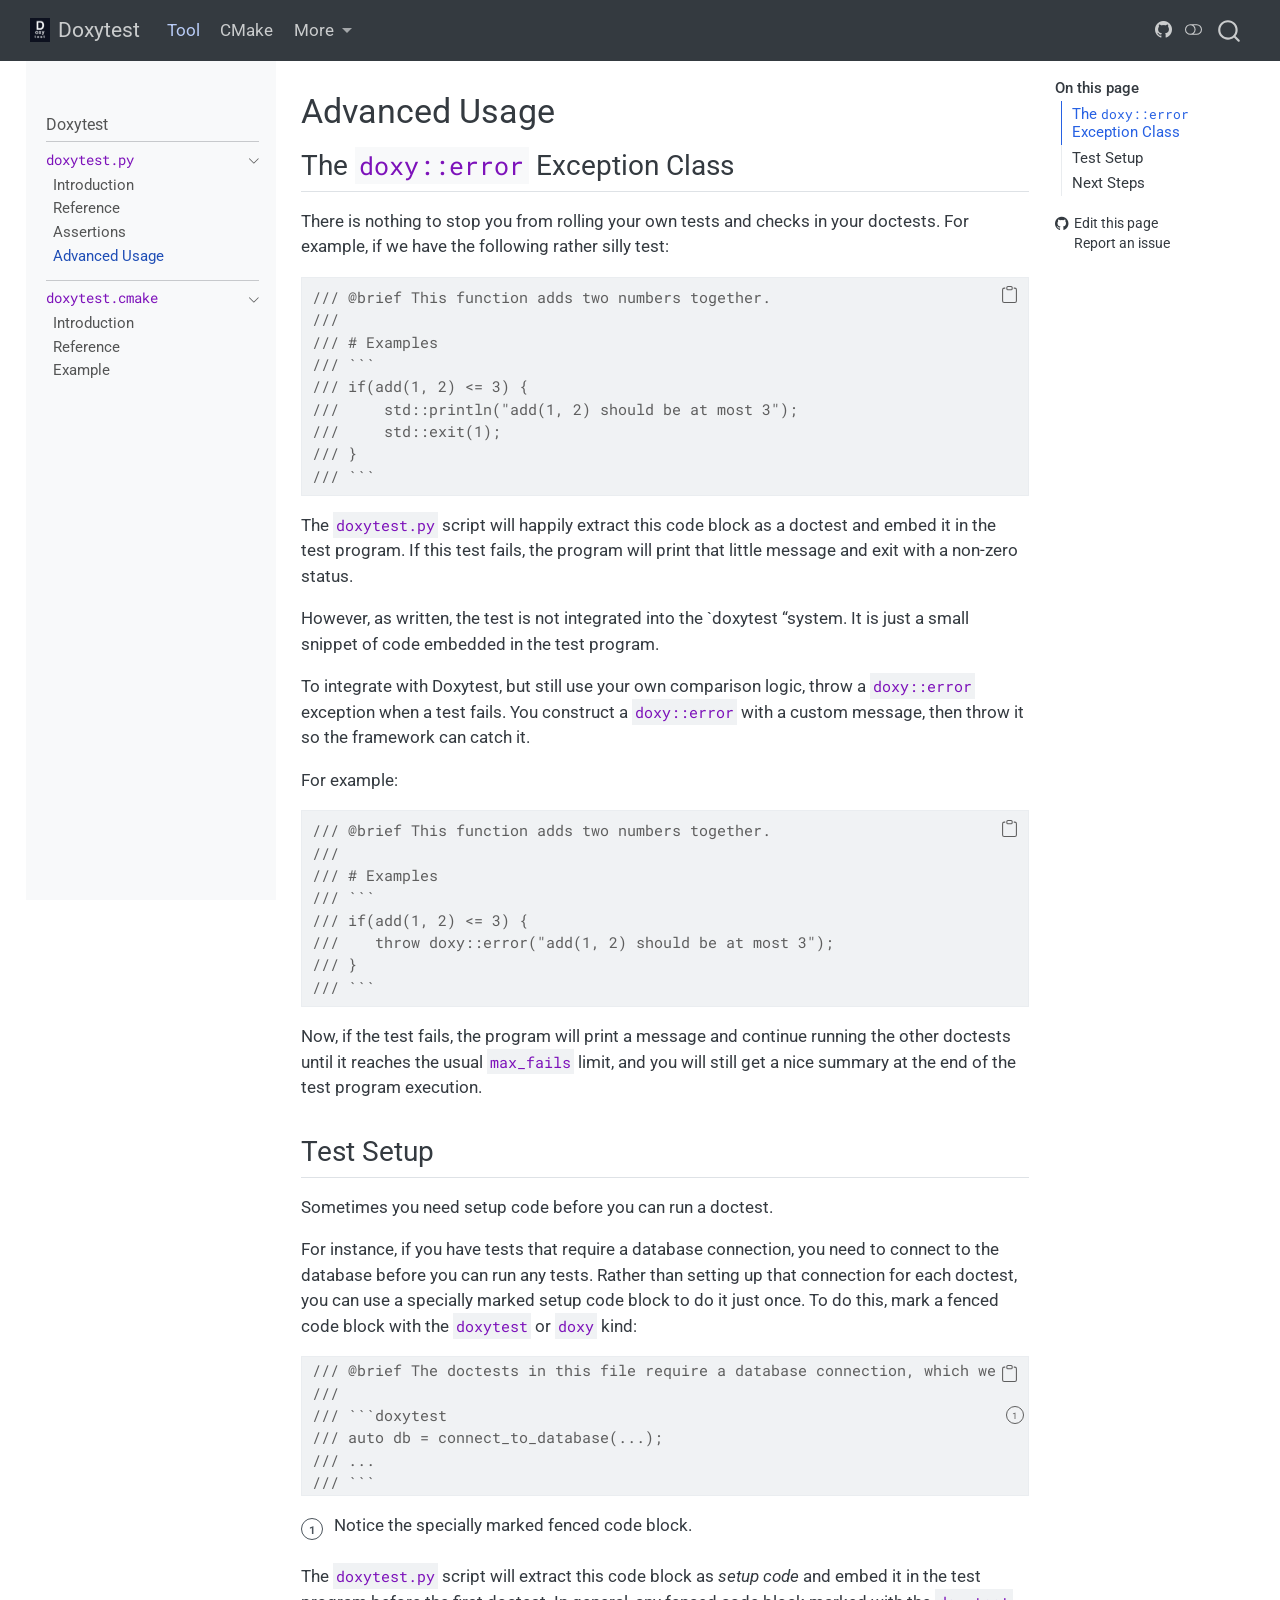
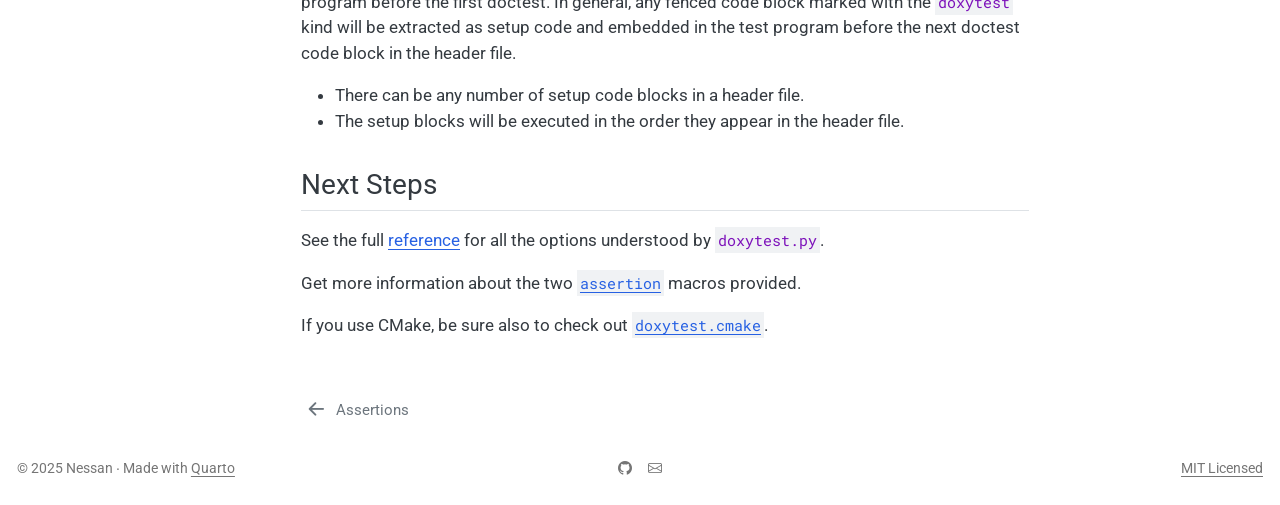
<file: pages/script/advanced.html>
<!DOCTYPE html>
<html xmlns="http://www.w3.org/1999/xhtml" lang="en" xml:lang="en"><head>

<meta charset="utf-8">
<meta name="generator" content="quarto-1.8.25">

<meta name="viewport" content="width=device-width, initial-scale=1.0, user-scalable=yes">


<title>Advanced Usage – Doxytest</title>
<style>
code{white-space: pre-wrap;}
span.smallcaps{font-variant: small-caps;}
div.columns{display: flex; gap: min(4vw, 1.5em);}
div.column{flex: auto; overflow-x: auto;}
div.hanging-indent{margin-left: 1.5em; text-indent: -1.5em;}
ul.task-list{list-style: none;}
ul.task-list li input[type="checkbox"] {
  width: 0.8em;
  margin: 0 0.8em 0.2em -1em; /* quarto-specific, see https://github.com/quarto-dev/quarto-cli/issues/4556 */ 
  vertical-align: middle;
}
/* CSS for syntax highlighting */
html { -webkit-text-size-adjust: 100%; }
pre > code.sourceCode { white-space: pre; position: relative; }
pre > code.sourceCode > span { display: inline-block; line-height: 1.25; }
pre > code.sourceCode > span:empty { height: 1.2em; }
.sourceCode { overflow: visible; }
code.sourceCode > span { color: inherit; text-decoration: inherit; }
div.sourceCode { margin: 1em 0; }
pre.sourceCode { margin: 0; }
@media screen {
div.sourceCode { overflow: auto; }
}
@media print {
pre > code.sourceCode { white-space: pre-wrap; }
pre > code.sourceCode > span { text-indent: -5em; padding-left: 5em; }
}
pre.numberSource code
  { counter-reset: source-line 0; }
pre.numberSource code > span
  { position: relative; left: -4em; counter-increment: source-line; }
pre.numberSource code > span > a:first-child::before
  { content: counter(source-line);
    position: relative; left: -1em; text-align: right; vertical-align: baseline;
    border: none; display: inline-block;
    -webkit-touch-callout: none; -webkit-user-select: none;
    -khtml-user-select: none; -moz-user-select: none;
    -ms-user-select: none; user-select: none;
    padding: 0 4px; width: 4em;
  }
pre.numberSource { margin-left: 3em;  padding-left: 4px; }
div.sourceCode
  {   }
@media screen {
pre > code.sourceCode > span > a:first-child::before { text-decoration: underline; }
}
</style>


<script src="../../site_libs/quarto-nav/quarto-nav.js"></script>
<script src="../../site_libs/clipboard/clipboard.min.js"></script>
<script src="../../site_libs/quarto-search/autocomplete.umd.js"></script>
<script src="../../site_libs/quarto-search/fuse.min.js"></script>
<script src="../../site_libs/quarto-search/quarto-search.js"></script>
<meta name="quarto:offset" content="../../">
<link href="../../pages/script/assertions.html" rel="prev">
<link href="../../images/logo.svg" rel="icon" type="image/svg+xml">
<script src="../../site_libs/quarto-html/quarto.js" type="module"></script>
<script src="../../site_libs/quarto-html/tabsets/tabsets.js" type="module"></script>
<script src="../../site_libs/quarto-html/axe/axe-check.js" type="module"></script>
<script src="../../site_libs/quarto-html/popper.min.js"></script>
<script src="../../site_libs/quarto-html/tippy.umd.min.js"></script>
<script src="../../site_libs/quarto-html/anchor.min.js"></script>
<link href="../../site_libs/quarto-html/tippy.css" rel="stylesheet">
<link href="../../site_libs/quarto-html/quarto-syntax-highlighting-cd4e4562af9062d9f200841793bf5c06.css" rel="stylesheet" class="quarto-color-scheme" id="quarto-text-highlighting-styles">
<link href="../../site_libs/quarto-html/quarto-syntax-highlighting-dark-42da390b1251f2a7a621bc99940f6342.css" rel="stylesheet" class="quarto-color-scheme quarto-color-alternate" id="quarto-text-highlighting-styles">
<link href="../../site_libs/quarto-html/quarto-syntax-highlighting-cd4e4562af9062d9f200841793bf5c06.css" rel="stylesheet" class="quarto-color-scheme-extra" id="quarto-text-highlighting-styles">
<script src="../../site_libs/bootstrap/bootstrap.min.js"></script>
<link href="../../site_libs/bootstrap/bootstrap-icons.css" rel="stylesheet">
<link href="../../site_libs/bootstrap/bootstrap-f64d3cc6d510363a8df64d83128550f2.min.css" rel="stylesheet" append-hash="true" class="quarto-color-scheme" id="quarto-bootstrap" data-mode="light">
<link href="../../site_libs/bootstrap/bootstrap-dark-872cdecd6121a61d6fad0543e29579e4.min.css" rel="stylesheet" append-hash="true" class="quarto-color-scheme quarto-color-alternate" id="quarto-bootstrap" data-mode="dark">
<link href="../../site_libs/bootstrap/bootstrap-f64d3cc6d510363a8df64d83128550f2.min.css" rel="stylesheet" append-hash="true" class="quarto-color-scheme-extra" id="quarto-bootstrap" data-mode="light">
<script id="quarto-search-options" type="application/json">{
  "location": "navbar",
  "copy-button": false,
  "collapse-after": 3,
  "panel-placement": "end",
  "type": "overlay",
  "limit": 50,
  "keyboard-shortcut": [
    "f",
    "/",
    "s"
  ],
  "show-item-context": false,
  "language": {
    "search-no-results-text": "No results",
    "search-matching-documents-text": "matching documents",
    "search-copy-link-title": "Copy link to search",
    "search-hide-matches-text": "Hide additional matches",
    "search-more-match-text": "more match in this document",
    "search-more-matches-text": "more matches in this document",
    "search-clear-button-title": "Clear",
    "search-text-placeholder": "",
    "search-detached-cancel-button-title": "Cancel",
    "search-submit-button-title": "Submit",
    "search-label": "Search"
  }
}</script>
<script async="" src="https://www.googletagmanager.com/gtag/js?id=G-62CQE8TY0X"></script>

<script type="text/javascript">

window.dataLayer = window.dataLayer || [];
function gtag(){dataLayer.push(arguments);}
gtag('js', new Date());
gtag('config', 'G-62CQE8TY0X', { 'anonymize_ip': true});
</script>


<meta property="og:title" content="Advanced Usage – Doxytest">
<meta property="og:description" content="">
<meta property="og:image" content="https://nessan.github.io/doxytest/pages/script/images/logo.svg">
<meta property="og:site_name" content="Doxytest">
</head>

<body class="nav-sidebar floating nav-fixed quarto-light"><script id="quarto-html-before-body" type="application/javascript">
    const toggleBodyColorMode = (bsSheetEl) => {
      const mode = bsSheetEl.getAttribute("data-mode");
      const bodyEl = window.document.querySelector("body");
      if (mode === "dark") {
        bodyEl.classList.add("quarto-dark");
        bodyEl.classList.remove("quarto-light");
      } else {
        bodyEl.classList.add("quarto-light");
        bodyEl.classList.remove("quarto-dark");
      }
    }
    const toggleBodyColorPrimary = () => {
      const bsSheetEl = window.document.querySelector("link#quarto-bootstrap:not([rel=disabled-stylesheet])");
      if (bsSheetEl) {
        toggleBodyColorMode(bsSheetEl);
      }
    }
    const setColorSchemeToggle = (alternate) => {
      const toggles = window.document.querySelectorAll('.quarto-color-scheme-toggle');
      for (let i=0; i < toggles.length; i++) {
        const toggle = toggles[i];
        if (toggle) {
          if (alternate) {
            toggle.classList.add("alternate");
          } else {
            toggle.classList.remove("alternate");
          }
        }
      }
    };
    const toggleColorMode = (alternate) => {
      // Switch the stylesheets
      const primaryStylesheets = window.document.querySelectorAll('link.quarto-color-scheme:not(.quarto-color-alternate)');
      const alternateStylesheets = window.document.querySelectorAll('link.quarto-color-scheme.quarto-color-alternate');
      manageTransitions('#quarto-margin-sidebar .nav-link', false);
      if (alternate) {
        // note: dark is layered on light, we don't disable primary!
        enableStylesheet(alternateStylesheets);
        for (const sheetNode of alternateStylesheets) {
          if (sheetNode.id === "quarto-bootstrap") {
            toggleBodyColorMode(sheetNode);
          }
        }
      } else {
        disableStylesheet(alternateStylesheets);
        enableStylesheet(primaryStylesheets)
        toggleBodyColorPrimary();
      }
      manageTransitions('#quarto-margin-sidebar .nav-link', true);
      // Switch the toggles
      setColorSchemeToggle(alternate)
      // Hack to workaround the fact that safari doesn't
      // properly recolor the scrollbar when toggling (#1455)
      if (navigator.userAgent.indexOf('Safari') > 0 && navigator.userAgent.indexOf('Chrome') == -1) {
        manageTransitions("body", false);
        window.scrollTo(0, 1);
        setTimeout(() => {
          window.scrollTo(0, 0);
          manageTransitions("body", true);
        }, 40);
      }
    }
    const disableStylesheet = (stylesheets) => {
      for (let i=0; i < stylesheets.length; i++) {
        const stylesheet = stylesheets[i];
        stylesheet.rel = 'disabled-stylesheet';
      }
    }
    const enableStylesheet = (stylesheets) => {
      for (let i=0; i < stylesheets.length; i++) {
        const stylesheet = stylesheets[i];
        if(stylesheet.rel !== 'stylesheet') { // for Chrome, which will still FOUC without this check
          stylesheet.rel = 'stylesheet';
        }
      }
    }
    const manageTransitions = (selector, allowTransitions) => {
      const els = window.document.querySelectorAll(selector);
      for (let i=0; i < els.length; i++) {
        const el = els[i];
        if (allowTransitions) {
          el.classList.remove('notransition');
        } else {
          el.classList.add('notransition');
        }
      }
    }
    const isFileUrl = () => {
      return window.location.protocol === 'file:';
    }
    const hasAlternateSentinel = () => {
      let styleSentinel = getColorSchemeSentinel();
      if (styleSentinel !== null) {
        return styleSentinel === "alternate";
      } else {
        return false;
      }
    }
    const setStyleSentinel = (alternate) => {
      const value = alternate ? "alternate" : "default";
      if (!isFileUrl()) {
        window.localStorage.setItem("quarto-color-scheme", value);
      } else {
        localAlternateSentinel = value;
      }
    }
    const getColorSchemeSentinel = () => {
      if (!isFileUrl()) {
        const storageValue = window.localStorage.getItem("quarto-color-scheme");
        return storageValue != null ? storageValue : localAlternateSentinel;
      } else {
        return localAlternateSentinel;
      }
    }
    const toggleGiscusIfUsed = (isAlternate, darkModeDefault) => {
      const baseTheme = document.querySelector('#giscus-base-theme')?.value ?? 'light';
      const alternateTheme = document.querySelector('#giscus-alt-theme')?.value ?? 'dark';
      let newTheme = '';
      if(authorPrefersDark) {
        newTheme = isAlternate ? baseTheme : alternateTheme;
      } else {
        newTheme = isAlternate ? alternateTheme : baseTheme;
      }
      const changeGiscusTheme = () => {
        // From: https://github.com/giscus/giscus/issues/336
        const sendMessage = (message) => {
          const iframe = document.querySelector('iframe.giscus-frame');
          if (!iframe) return;
          iframe.contentWindow.postMessage({ giscus: message }, 'https://giscus.app');
        }
        sendMessage({
          setConfig: {
            theme: newTheme
          }
        });
      }
      const isGiscussLoaded = window.document.querySelector('iframe.giscus-frame') !== null;
      if (isGiscussLoaded) {
        changeGiscusTheme();
      }
    };
    const authorPrefersDark = false;
    const darkModeDefault = authorPrefersDark;
      document.querySelector('link#quarto-text-highlighting-styles.quarto-color-scheme-extra').rel = 'disabled-stylesheet';
      document.querySelector('link#quarto-bootstrap.quarto-color-scheme-extra').rel = 'disabled-stylesheet';
    let localAlternateSentinel = darkModeDefault ? 'alternate' : 'default';
    // Dark / light mode switch
    window.quartoToggleColorScheme = () => {
      // Read the current dark / light value
      let toAlternate = !hasAlternateSentinel();
      toggleColorMode(toAlternate);
      setStyleSentinel(toAlternate);
      toggleGiscusIfUsed(toAlternate, darkModeDefault);
      window.dispatchEvent(new Event('resize'));
    };
    // Switch to dark mode if need be
    if (hasAlternateSentinel()) {
      toggleColorMode(true);
    } else {
      toggleColorMode(false);
    }
  </script>

<div id="quarto-search-results"></div>
  <header id="quarto-header" class="headroom fixed-top">
    <nav class="navbar navbar-expand-lg " data-bs-theme="dark">
      <div class="navbar-container container-fluid">
      <div class="navbar-brand-container mx-auto">
    <a href="../../index.html" class="navbar-brand navbar-brand-logo">
    <img src="../../images/logo.svg" alt="The Doxytest logo" class="navbar-logo light-content">
    <img src="../../images/logo.svg" alt="The Doxytest logo" class="navbar-logo dark-content">
    </a>
    <a class="navbar-brand" href="../../index.html">
    <span class="navbar-title">Doxytest</span>
    </a>
  </div>
            <div id="quarto-search" class="" title="Search"></div>
          <button class="navbar-toggler" type="button" data-bs-toggle="collapse" data-bs-target="#navbarCollapse" aria-controls="navbarCollapse" role="menu" aria-expanded="false" aria-label="Toggle navigation" onclick="if (window.quartoToggleHeadroom) { window.quartoToggleHeadroom(); }">
  <span class="navbar-toggler-icon"></span>
</button>
          <div class="collapse navbar-collapse" id="navbarCollapse">
            <ul class="navbar-nav navbar-nav-scroll me-auto">
  <li class="nav-item">
    <a class="nav-link active" href="../../pages/script/index.html" aria-current="page"> 
<span class="menu-text">Tool</span></a>
  </li>  
  <li class="nav-item">
    <a class="nav-link" href="../../pages/cmake/index.html"> 
<span class="menu-text">CMake</span></a>
  </li>  
  <li class="nav-item dropdown ">
    <a class="nav-link dropdown-toggle" href="#" id="nav-menu-more" role="link" data-bs-toggle="dropdown" aria-expanded="false">
 <span class="menu-text">More</span>
    </a>
    <ul class="dropdown-menu" aria-labelledby="nav-menu-more">    
        <li>
    <a class="dropdown-item" href="https://github.com/nessan/doxytest"><i class="bi bi-github" role="img">
</i> 
 <span class="dropdown-text">Project Repo</span></a>
  </li>  
        <li>
    <a class="dropdown-item" href="https://github.com/nessan/doxytest/issues"><i class="bi bi-bug" role="img">
</i> 
 <span class="dropdown-text">Report a Bug</span></a>
  </li>  
        <li>
    <a class="dropdown-item" href="mailto:nzznfitz+gh@icloud.com"><i class="bi bi-chat-right-text" role="img">
</i> 
 <span class="dropdown-text">Ask a Question</span></a>
  </li>  
    </ul>
  </li>
</ul>
          </div> <!-- /navcollapse -->
            <div class="quarto-navbar-tools">
    <a href="https://github.com/nessan/doxytest" title="GitHub repo" class="quarto-navigation-tool px-1" aria-label="GitHub repo"><i class="bi bi-github"></i></a>
  <a href="" class="quarto-color-scheme-toggle quarto-navigation-tool  px-1" onclick="window.quartoToggleColorScheme(); return false;" title="Toggle dark mode"><i class="bi"></i></a>
</div>
      </div> <!-- /container-fluid -->
    </nav>
  <nav class="quarto-secondary-nav">
    <div class="container-fluid d-flex">
      <button type="button" class="quarto-btn-toggle btn" data-bs-toggle="collapse" role="button" data-bs-target=".quarto-sidebar-collapse-item" aria-controls="quarto-sidebar" aria-expanded="false" aria-label="Toggle sidebar navigation" onclick="if (window.quartoToggleHeadroom) { window.quartoToggleHeadroom(); }">
        <i class="bi bi-layout-text-sidebar-reverse"></i>
      </button>
        <a class="flex-grow-1 no-decor" role="navigation" data-bs-toggle="collapse" data-bs-target=".quarto-sidebar-collapse-item" aria-controls="quarto-sidebar" aria-expanded="false" aria-label="Toggle sidebar navigation" onclick="if (window.quartoToggleHeadroom) { window.quartoToggleHeadroom(); }">      
          <h1 class="quarto-secondary-nav-title">Advanced Usage</h1>
        </a>     
    </div>
  </nav>
</header>
<!-- content -->
<div id="quarto-content" class="quarto-container page-columns page-rows-contents page-layout-article page-navbar">
<!-- sidebar -->
  <nav id="quarto-sidebar" class="sidebar collapse collapse-horizontal quarto-sidebar-collapse-item sidebar-navigation floating overflow-auto">
    <div class="pt-lg-2 mt-2 text-left sidebar-header">
      <a href="../../index.html" class="sidebar-logo-link">
      </a>
      </div>
    <div class="sidebar-menu-container"> 
    <ul class="list-unstyled mt-1">
        <li class="sidebar-item">
  <div class="sidebar-item-container"> 
  <a href="../../pages/index.html" class="sidebar-item-text sidebar-link">
 <span class="menu-text">Doxytest</span></a>
  </div>
</li>
        <li class="px-0"><hr class="sidebar-divider hi "></li>
        <li class="sidebar-item sidebar-item-section">
      <div class="sidebar-item-container"> 
            <a class="sidebar-item-text sidebar-link text-start" data-bs-toggle="collapse" data-bs-target="#quarto-sidebar-section-1" role="navigation" aria-expanded="true">
 <span class="menu-text"><code>doxytest.py</code></span></a>
          <a class="sidebar-item-toggle text-start" data-bs-toggle="collapse" data-bs-target="#quarto-sidebar-section-1" role="navigation" aria-expanded="true" aria-label="Toggle section">
            <i class="bi bi-chevron-right ms-2"></i>
          </a> 
      </div>
      <ul id="quarto-sidebar-section-1" class="collapse list-unstyled sidebar-section depth1 show">  
          <li class="sidebar-item">
  <div class="sidebar-item-container"> 
  <a href="../../pages/script/index.html" class="sidebar-item-text sidebar-link">
 <span class="menu-text">Introduction</span></a>
  </div>
</li>
          <li class="sidebar-item">
  <div class="sidebar-item-container"> 
  <a href="../../pages/script/reference.html" class="sidebar-item-text sidebar-link">
 <span class="menu-text">Reference</span></a>
  </div>
</li>
          <li class="sidebar-item">
  <div class="sidebar-item-container"> 
  <a href="../../pages/script/assertions.html" class="sidebar-item-text sidebar-link">
 <span class="menu-text">Assertions</span></a>
  </div>
</li>
          <li class="sidebar-item">
  <div class="sidebar-item-container"> 
  <a href="../../pages/script/advanced.html" class="sidebar-item-text sidebar-link active">
 <span class="menu-text">Advanced Usage</span></a>
  </div>
</li>
      </ul>
  </li>
        <li class="px-0"><hr class="sidebar-divider hi "></li>
        <li class="sidebar-item sidebar-item-section">
      <div class="sidebar-item-container"> 
            <a class="sidebar-item-text sidebar-link text-start" data-bs-toggle="collapse" data-bs-target="#quarto-sidebar-section-2" role="navigation" aria-expanded="true">
 <span class="menu-text"><code>doxytest.cmake</code></span></a>
          <a class="sidebar-item-toggle text-start" data-bs-toggle="collapse" data-bs-target="#quarto-sidebar-section-2" role="navigation" aria-expanded="true" aria-label="Toggle section">
            <i class="bi bi-chevron-right ms-2"></i>
          </a> 
      </div>
      <ul id="quarto-sidebar-section-2" class="collapse list-unstyled sidebar-section depth1 show">  
          <li class="sidebar-item">
  <div class="sidebar-item-container"> 
  <a href="../../pages/cmake/index.html" class="sidebar-item-text sidebar-link">
 <span class="menu-text">Introduction</span></a>
  </div>
</li>
          <li class="sidebar-item">
  <div class="sidebar-item-container"> 
  <a href="../../pages/cmake/index.html#reference" class="sidebar-item-text sidebar-link">
 <span class="menu-text">Reference</span></a>
  </div>
</li>
          <li class="sidebar-item">
  <div class="sidebar-item-container"> 
  <a href="../../pages/cmake/index.html#example" class="sidebar-item-text sidebar-link">
 <span class="menu-text">Example</span></a>
  </div>
</li>
      </ul>
  </li>
    </ul>
    </div>
</nav>
<div id="quarto-sidebar-glass" class="quarto-sidebar-collapse-item" data-bs-toggle="collapse" data-bs-target=".quarto-sidebar-collapse-item"></div>
<!-- margin-sidebar -->
    <div id="quarto-margin-sidebar" class="sidebar margin-sidebar">
        <nav id="TOC" role="doc-toc" class="toc-active" data-toc-expanded="99">
    <h2 id="toc-title">On this page</h2>
   
  <ul>
  <li><a href="#the-doxyerror-exception-class" id="toc-the-doxyerror-exception-class" class="nav-link active" data-scroll-target="#the-doxyerror-exception-class">The <code>doxy::error</code> Exception Class</a></li>
  <li><a href="#test-setup" id="toc-test-setup" class="nav-link" data-scroll-target="#test-setup">Test Setup</a></li>
  <li><a href="#next-steps" id="toc-next-steps" class="nav-link" data-scroll-target="#next-steps">Next Steps</a></li>
  </ul>
<div class="toc-actions"><ul><li><a href="https://github.com/nessan/doxytest/edit/main/docs/pages/script/advanced.qmd" class="toc-action"><i class="bi bi-github"></i>Edit this page</a></li><li><a href="https://github.com/nessan/doxytest/issues/new/choose" class="toc-action"><i class="bi empty"></i>Report an issue</a></li></ul></div></nav>
    </div>
<!-- main -->
<main class="content" id="quarto-document-content">


<header id="title-block-header" class="quarto-title-block default">
<div class="quarto-title">
<h1 class="title d-none d-lg-block">Advanced Usage</h1>
</div>



<div class="quarto-title-meta">

    
  
    
  </div>
  


</header>


<section id="the-doxyerror-exception-class" class="level2">
<h2 class="anchored" data-anchor-id="the-doxyerror-exception-class">The <code>doxy::error</code> Exception Class</h2>
<p>There is nothing to stop you from rolling your own tests and checks in your doctests. For example, if we have the following rather silly test:</p>
<div class="code-copy-outer-scaffold"><div class="sourceCode" id="cb1"><pre class="sourceCode cpp code-with-copy"><code class="sourceCode cpp"><span id="cb1-1"><a href="#cb1-1" aria-hidden="true" tabindex="-1"></a><span class="co">/// </span><span class="an">@brief</span><span class="co"> This function adds two numbers together.</span></span>
<span id="cb1-2"><a href="#cb1-2" aria-hidden="true" tabindex="-1"></a><span class="co">///</span></span>
<span id="cb1-3"><a href="#cb1-3" aria-hidden="true" tabindex="-1"></a><span class="co">/// # Examples</span></span>
<span id="cb1-4"><a href="#cb1-4" aria-hidden="true" tabindex="-1"></a><span class="co">/// ```</span></span>
<span id="cb1-5"><a href="#cb1-5" aria-hidden="true" tabindex="-1"></a><span class="co">/// if(add(1, 2) &lt;= 3) {</span></span>
<span id="cb1-6"><a href="#cb1-6" aria-hidden="true" tabindex="-1"></a><span class="co">///     std::println("add(1, 2) should be at most 3");</span></span>
<span id="cb1-7"><a href="#cb1-7" aria-hidden="true" tabindex="-1"></a><span class="co">///     std::exit(1);</span></span>
<span id="cb1-8"><a href="#cb1-8" aria-hidden="true" tabindex="-1"></a><span class="co">/// }</span></span>
<span id="cb1-9"><a href="#cb1-9" aria-hidden="true" tabindex="-1"></a><span class="co">/// ```</span></span></code></pre></div><button title="Copy to Clipboard" class="code-copy-button"><i class="bi"></i></button></div>
<p>The <code>doxytest.py</code> script will happily extract this code block as a doctest and embed it in the test program. If this test fails, the program will print that little message and exit with a non-zero status.</p>
<p>However, as written, the test is not integrated into the `doxytest “system. It is just a small snippet of code embedded in the test program.</p>
<p>To integrate with Doxytest, but still use your own comparison logic, throw a <code>doxy::error</code> exception when a test fails. You construct a <code>doxy::error</code> with a custom message, then throw it so the framework can catch it.</p>
<p>For example:</p>
<div class="code-copy-outer-scaffold"><div class="sourceCode" id="cb2"><pre class="sourceCode cpp code-with-copy"><code class="sourceCode cpp"><span id="cb2-1"><a href="#cb2-1" aria-hidden="true" tabindex="-1"></a><span class="co">/// </span><span class="an">@brief</span><span class="co"> This function adds two numbers together.</span></span>
<span id="cb2-2"><a href="#cb2-2" aria-hidden="true" tabindex="-1"></a><span class="co">///</span></span>
<span id="cb2-3"><a href="#cb2-3" aria-hidden="true" tabindex="-1"></a><span class="co">/// # Examples</span></span>
<span id="cb2-4"><a href="#cb2-4" aria-hidden="true" tabindex="-1"></a><span class="co">/// ```</span></span>
<span id="cb2-5"><a href="#cb2-5" aria-hidden="true" tabindex="-1"></a><span class="co">/// if(add(1, 2) &lt;= 3) {</span></span>
<span id="cb2-6"><a href="#cb2-6" aria-hidden="true" tabindex="-1"></a><span class="co">///    throw doxy::error("add(1, 2) should be at most 3");</span></span>
<span id="cb2-7"><a href="#cb2-7" aria-hidden="true" tabindex="-1"></a><span class="co">/// }</span></span>
<span id="cb2-8"><a href="#cb2-8" aria-hidden="true" tabindex="-1"></a><span class="co">/// ```</span></span></code></pre></div><button title="Copy to Clipboard" class="code-copy-button"><i class="bi"></i></button></div>
<p>Now, if the test fails, the program will print a message and continue running the other doctests until it reaches the usual <code>max_fails</code> limit, and you will still get a nice summary at the end of the test program execution.</p>
</section>
<section id="test-setup" class="level2">
<h2 class="anchored" data-anchor-id="test-setup">Test Setup</h2>
<p>Sometimes you need setup code before you can run a doctest.</p>
<p>For instance, if you have tests that require a database connection, you need to connect to the database before you can run any tests. Rather than setting up that connection for each doctest, you can use a specially marked setup code block to do it just once. To do this, mark a fenced code block with the <code>doxytest</code> or <code>doxy</code> kind:</p>
<div class="code-copy-outer-scaffold"><div class="sourceCode" id="annotated-cell-3"><pre class="sourceCode cpp code-annotation-code code-with-copy code-annotated"><code class="sourceCode cpp"><span id="annotated-cell-3-1"><a href="#annotated-cell-3-1" aria-hidden="true" tabindex="-1"></a><span class="co">/// </span><span class="an">@brief</span><span class="co"> The doctests in this file require a database connection, which we establish here.</span></span>
<span id="annotated-cell-3-2"><a href="#annotated-cell-3-2" aria-hidden="true" tabindex="-1"></a><span class="co">///</span></span>
<a class="code-annotation-anchor" data-target-cell="annotated-cell-3" data-target-annotation="1" onclick="event.preventDefault();">1</a><span id="annotated-cell-3-3" class="code-annotation-target"><a href="#annotated-cell-3-3" aria-hidden="true" tabindex="-1"></a><span class="co">/// ```doxytest</span></span>
<span id="annotated-cell-3-4"><a href="#annotated-cell-3-4" aria-hidden="true" tabindex="-1"></a><span class="co">/// auto db = connect_to_database(...);</span></span>
<span id="annotated-cell-3-5"><a href="#annotated-cell-3-5" aria-hidden="true" tabindex="-1"></a><span class="co">/// ...</span></span>
<span id="annotated-cell-3-6"><a href="#annotated-cell-3-6" aria-hidden="true" tabindex="-1"></a><span class="co">/// ```</span></span><div class="code-annotation-gutter-bg"></div><div class="code-annotation-gutter"></div></code></pre></div><button title="Copy to Clipboard" class="code-copy-button"><i class="bi"></i></button></div>
<dl class="code-annotation-container-grid">
<dt data-target-cell="annotated-cell-3" data-target-annotation="1">1</dt>
<dd>
<span data-code-cell="annotated-cell-3" data-code-lines="3" data-code-annotation="1">Notice the specially marked fenced code block.</span>
</dd>
</dl>
<p>The <code>doxytest.py</code> script will extract this code block as <em>setup code</em> and embed it in the test program before the first doctest. In general, any fenced code block marked with the <code>doxytest</code> kind will be extracted as setup code and embedded in the test program before the next doctest code block in the header file.</p>
<ul>
<li>There can be any number of setup code blocks in a header file.</li>
<li>The setup blocks will be executed in the order they appear in the header file.</li>
</ul>
</section>
<section id="next-steps" class="level2">
<h2 class="anchored" data-anchor-id="next-steps">Next Steps</h2>
<p>See the full <a href="../../pages/script/reference.html">reference</a> for all the options understood by <code>doxytest.py</code>.</p>
<p>Get more information about the two <a href="../../pages/script/assertions.html"><code>assertion</code></a> macros provided.</p>
<p>If you use CMake, be sure also to check out <a href="../../pages/cmake/index.html"><code>doxytest.cmake</code></a>.</p>


</section>

<a onclick="window.scrollTo(0, 0); return false;" role="button" id="quarto-back-to-top"><i class="bi bi-arrow-up"></i> Back to top</a></main> <!-- /main -->
<script id="quarto-html-after-body" type="application/javascript">
  window.document.addEventListener("DOMContentLoaded", function (event) {
    // Ensure there is a toggle, if there isn't float one in the top right
    if (window.document.querySelector('.quarto-color-scheme-toggle') === null) {
      const a = window.document.createElement('a');
      a.classList.add('top-right');
      a.classList.add('quarto-color-scheme-toggle');
      a.href = "";
      a.onclick = function() { try { window.quartoToggleColorScheme(); } catch {} return false; };
      const i = window.document.createElement("i");
      i.classList.add('bi');
      a.appendChild(i);
      window.document.body.appendChild(a);
    }
    setColorSchemeToggle(hasAlternateSentinel())
    const icon = "";
    const anchorJS = new window.AnchorJS();
    anchorJS.options = {
      placement: 'right',
      icon: icon
    };
    anchorJS.add('.anchored');
    const isCodeAnnotation = (el) => {
      for (const clz of el.classList) {
        if (clz.startsWith('code-annotation-')) {                     
          return true;
        }
      }
      return false;
    }
    const onCopySuccess = function(e) {
      // button target
      const button = e.trigger;
      // don't keep focus
      button.blur();
      // flash "checked"
      button.classList.add('code-copy-button-checked');
      var currentTitle = button.getAttribute("title");
      button.setAttribute("title", "Copied!");
      let tooltip;
      if (window.bootstrap) {
        button.setAttribute("data-bs-toggle", "tooltip");
        button.setAttribute("data-bs-placement", "left");
        button.setAttribute("data-bs-title", "Copied!");
        tooltip = new bootstrap.Tooltip(button, 
          { trigger: "manual", 
            customClass: "code-copy-button-tooltip",
            offset: [0, -8]});
        tooltip.show();    
      }
      setTimeout(function() {
        if (tooltip) {
          tooltip.hide();
          button.removeAttribute("data-bs-title");
          button.removeAttribute("data-bs-toggle");
          button.removeAttribute("data-bs-placement");
        }
        button.setAttribute("title", currentTitle);
        button.classList.remove('code-copy-button-checked');
      }, 1000);
      // clear code selection
      e.clearSelection();
    }
    const getTextToCopy = function(trigger) {
      const outerScaffold = trigger.parentElement.cloneNode(true);
      const codeEl = outerScaffold.querySelector('code');
      for (const childEl of codeEl.children) {
        if (isCodeAnnotation(childEl)) {
          childEl.remove();
        }
      }
      return codeEl.innerText;
    }
    const clipboard = new window.ClipboardJS('.code-copy-button:not([data-in-quarto-modal])', {
      text: getTextToCopy
    });
    clipboard.on('success', onCopySuccess);
    if (window.document.getElementById('quarto-embedded-source-code-modal')) {
      const clipboardModal = new window.ClipboardJS('.code-copy-button[data-in-quarto-modal]', {
        text: getTextToCopy,
        container: window.document.getElementById('quarto-embedded-source-code-modal')
      });
      clipboardModal.on('success', onCopySuccess);
    }
      var localhostRegex = new RegExp(/^(?:http|https):\/\/localhost\:?[0-9]*\//);
      var mailtoRegex = new RegExp(/^mailto:/);
        var filterRegex = new RegExp("https:\/\/nessan\.github\.io\/doxytest");
      var isInternal = (href) => {
          return filterRegex.test(href) || localhostRegex.test(href) || mailtoRegex.test(href);
      }
      // Inspect non-navigation links and adorn them if external
     var links = window.document.querySelectorAll('a[href]:not(.nav-link):not(.navbar-brand):not(.toc-action):not(.sidebar-link):not(.sidebar-item-toggle):not(.pagination-link):not(.no-external):not([aria-hidden]):not(.dropdown-item):not(.quarto-navigation-tool):not(.about-link)');
      for (var i=0; i<links.length; i++) {
        const link = links[i];
        if (!isInternal(link.href)) {
          // undo the damage that might have been done by quarto-nav.js in the case of
          // links that we want to consider external
          if (link.dataset.originalHref !== undefined) {
            link.href = link.dataset.originalHref;
          }
        }
      }
    function tippyHover(el, contentFn, onTriggerFn, onUntriggerFn) {
      const config = {
        allowHTML: true,
        maxWidth: 500,
        delay: 100,
        arrow: false,
        appendTo: function(el) {
            return el.parentElement;
        },
        interactive: true,
        interactiveBorder: 10,
        theme: 'quarto',
        placement: 'bottom-start',
      };
      if (contentFn) {
        config.content = contentFn;
      }
      if (onTriggerFn) {
        config.onTrigger = onTriggerFn;
      }
      if (onUntriggerFn) {
        config.onUntrigger = onUntriggerFn;
      }
      window.tippy(el, config); 
    }
    const noterefs = window.document.querySelectorAll('a[role="doc-noteref"]');
    for (var i=0; i<noterefs.length; i++) {
      const ref = noterefs[i];
      tippyHover(ref, function() {
        // use id or data attribute instead here
        let href = ref.getAttribute('data-footnote-href') || ref.getAttribute('href');
        try { href = new URL(href).hash; } catch {}
        const id = href.replace(/^#\/?/, "");
        const note = window.document.getElementById(id);
        if (note) {
          return note.innerHTML;
        } else {
          return "";
        }
      });
    }
    const xrefs = window.document.querySelectorAll('a.quarto-xref');
    const processXRef = (id, note) => {
      // Strip column container classes
      const stripColumnClz = (el) => {
        el.classList.remove("page-full", "page-columns");
        if (el.children) {
          for (const child of el.children) {
            stripColumnClz(child);
          }
        }
      }
      stripColumnClz(note)
      if (id === null || id.startsWith('sec-')) {
        // Special case sections, only their first couple elements
        const container = document.createElement("div");
        if (note.children && note.children.length > 2) {
          container.appendChild(note.children[0].cloneNode(true));
          for (let i = 1; i < note.children.length; i++) {
            const child = note.children[i];
            if (child.tagName === "P" && child.innerText === "") {
              continue;
            } else {
              container.appendChild(child.cloneNode(true));
              break;
            }
          }
          if (window.Quarto?.typesetMath) {
            window.Quarto.typesetMath(container);
          }
          return container.innerHTML
        } else {
          if (window.Quarto?.typesetMath) {
            window.Quarto.typesetMath(note);
          }
          return note.innerHTML;
        }
      } else {
        // Remove any anchor links if they are present
        const anchorLink = note.querySelector('a.anchorjs-link');
        if (anchorLink) {
          anchorLink.remove();
        }
        if (window.Quarto?.typesetMath) {
          window.Quarto.typesetMath(note);
        }
        if (note.classList.contains("callout")) {
          return note.outerHTML;
        } else {
          return note.innerHTML;
        }
      }
    }
    for (var i=0; i<xrefs.length; i++) {
      const xref = xrefs[i];
      tippyHover(xref, undefined, function(instance) {
        instance.disable();
        let url = xref.getAttribute('href');
        let hash = undefined; 
        if (url.startsWith('#')) {
          hash = url;
        } else {
          try { hash = new URL(url).hash; } catch {}
        }
        if (hash) {
          const id = hash.replace(/^#\/?/, "");
          const note = window.document.getElementById(id);
          if (note !== null) {
            try {
              const html = processXRef(id, note.cloneNode(true));
              instance.setContent(html);
            } finally {
              instance.enable();
              instance.show();
            }
          } else {
            // See if we can fetch this
            fetch(url.split('#')[0])
            .then(res => res.text())
            .then(html => {
              const parser = new DOMParser();
              const htmlDoc = parser.parseFromString(html, "text/html");
              const note = htmlDoc.getElementById(id);
              if (note !== null) {
                const html = processXRef(id, note);
                instance.setContent(html);
              } 
            }).finally(() => {
              instance.enable();
              instance.show();
            });
          }
        } else {
          // See if we can fetch a full url (with no hash to target)
          // This is a special case and we should probably do some content thinning / targeting
          fetch(url)
          .then(res => res.text())
          .then(html => {
            const parser = new DOMParser();
            const htmlDoc = parser.parseFromString(html, "text/html");
            const note = htmlDoc.querySelector('main.content');
            if (note !== null) {
              // This should only happen for chapter cross references
              // (since there is no id in the URL)
              // remove the first header
              if (note.children.length > 0 && note.children[0].tagName === "HEADER") {
                note.children[0].remove();
              }
              const html = processXRef(null, note);
              instance.setContent(html);
            } 
          }).finally(() => {
            instance.enable();
            instance.show();
          });
        }
      }, function(instance) {
      });
    }
        let selectedAnnoteEl;
        const selectorForAnnotation = ( cell, annotation) => {
          let cellAttr = 'data-code-cell="' + cell + '"';
          let lineAttr = 'data-code-annotation="' +  annotation + '"';
          const selector = 'span[' + cellAttr + '][' + lineAttr + ']';
          return selector;
        }
        const selectCodeLines = (annoteEl) => {
          const doc = window.document;
          const targetCell = annoteEl.getAttribute("data-target-cell");
          const targetAnnotation = annoteEl.getAttribute("data-target-annotation");
          const annoteSpan = window.document.querySelector(selectorForAnnotation(targetCell, targetAnnotation));
          const lines = annoteSpan.getAttribute("data-code-lines").split(",");
          const lineIds = lines.map((line) => {
            return targetCell + "-" + line;
          })
          let top = null;
          let height = null;
          let parent = null;
          if (lineIds.length > 0) {
              //compute the position of the single el (top and bottom and make a div)
              const el = window.document.getElementById(lineIds[0]);
              top = el.offsetTop;
              height = el.offsetHeight;
              parent = el.parentElement.parentElement;
            if (lineIds.length > 1) {
              const lastEl = window.document.getElementById(lineIds[lineIds.length - 1]);
              const bottom = lastEl.offsetTop + lastEl.offsetHeight;
              height = bottom - top;
            }
            if (top !== null && height !== null && parent !== null) {
              // cook up a div (if necessary) and position it 
              let div = window.document.getElementById("code-annotation-line-highlight");
              if (div === null) {
                div = window.document.createElement("div");
                div.setAttribute("id", "code-annotation-line-highlight");
                div.style.position = 'absolute';
                parent.appendChild(div);
              }
              div.style.top = top - 2 + "px";
              div.style.height = height + 4 + "px";
              div.style.left = 0;
              let gutterDiv = window.document.getElementById("code-annotation-line-highlight-gutter");
              if (gutterDiv === null) {
                gutterDiv = window.document.createElement("div");
                gutterDiv.setAttribute("id", "code-annotation-line-highlight-gutter");
                gutterDiv.style.position = 'absolute';
                const codeCell = window.document.getElementById(targetCell);
                const gutter = codeCell.querySelector('.code-annotation-gutter');
                gutter.appendChild(gutterDiv);
              }
              gutterDiv.style.top = top - 2 + "px";
              gutterDiv.style.height = height + 4 + "px";
            }
            selectedAnnoteEl = annoteEl;
          }
        };
        const unselectCodeLines = () => {
          const elementsIds = ["code-annotation-line-highlight", "code-annotation-line-highlight-gutter"];
          elementsIds.forEach((elId) => {
            const div = window.document.getElementById(elId);
            if (div) {
              div.remove();
            }
          });
          selectedAnnoteEl = undefined;
        };
          // Handle positioning of the toggle
      window.addEventListener(
        "resize",
        throttle(() => {
          elRect = undefined;
          if (selectedAnnoteEl) {
            selectCodeLines(selectedAnnoteEl);
          }
        }, 10)
      );
      function throttle(fn, ms) {
      let throttle = false;
      let timer;
        return (...args) => {
          if(!throttle) { // first call gets through
              fn.apply(this, args);
              throttle = true;
          } else { // all the others get throttled
              if(timer) clearTimeout(timer); // cancel #2
              timer = setTimeout(() => {
                fn.apply(this, args);
                timer = throttle = false;
              }, ms);
          }
        };
      }
        // Attach click handler to the DT
        const annoteDls = window.document.querySelectorAll('dt[data-target-cell]');
        for (const annoteDlNode of annoteDls) {
          annoteDlNode.addEventListener('click', (event) => {
            const clickedEl = event.target;
            if (clickedEl !== selectedAnnoteEl) {
              unselectCodeLines();
              const activeEl = window.document.querySelector('dt[data-target-cell].code-annotation-active');
              if (activeEl) {
                activeEl.classList.remove('code-annotation-active');
              }
              selectCodeLines(clickedEl);
              clickedEl.classList.add('code-annotation-active');
            } else {
              // Unselect the line
              unselectCodeLines();
              clickedEl.classList.remove('code-annotation-active');
            }
          });
        }
    const findCites = (el) => {
      const parentEl = el.parentElement;
      if (parentEl) {
        const cites = parentEl.dataset.cites;
        if (cites) {
          return {
            el,
            cites: cites.split(' ')
          };
        } else {
          return findCites(el.parentElement)
        }
      } else {
        return undefined;
      }
    };
    var bibliorefs = window.document.querySelectorAll('a[role="doc-biblioref"]');
    for (var i=0; i<bibliorefs.length; i++) {
      const ref = bibliorefs[i];
      const citeInfo = findCites(ref);
      if (citeInfo) {
        tippyHover(citeInfo.el, function() {
          var popup = window.document.createElement('div');
          citeInfo.cites.forEach(function(cite) {
            var citeDiv = window.document.createElement('div');
            citeDiv.classList.add('hanging-indent');
            citeDiv.classList.add('csl-entry');
            var biblioDiv = window.document.getElementById('ref-' + cite);
            if (biblioDiv) {
              citeDiv.innerHTML = biblioDiv.innerHTML;
            }
            popup.appendChild(citeDiv);
          });
          return popup.innerHTML;
        });
      }
    }
  });
  </script>
<nav class="page-navigation">
  <div class="nav-page nav-page-previous">
      <a href="../../pages/script/assertions.html" class="pagination-link" aria-label="Assertions">
        <i class="bi bi-arrow-left-short"></i> <span class="nav-page-text">Assertions</span>
      </a>          
  </div>
  <div class="nav-page nav-page-next">
  </div>
</nav>
</div> <!-- /content -->
<footer class="footer">
  <div class="nav-footer">
    <div class="nav-footer-left">
<p>© 2025 Nessan ∙ Made with <a href="https://quarto.org">Quarto</a></p>
</div>   
    <div class="nav-footer-center">
      <ul class="footer-items list-unstyled">
    <li class="nav-item compact">
    <a class="nav-link" href="https://github.com/nessan/doxytest">
      <i class="bi bi-github" role="img" aria-label="GitHub Repo">
</i> 
    </a>
  </li>  
    <li class="nav-item compact">
    <a class="nav-link" href="mailto:nzznfitz+gh@icloud.com">
      <i class="bi bi-envelope" role="img" aria-label="EMail address">
</i> 
    </a>
  </li>  
</ul>
    <div class="toc-actions d-sm-block d-md-none"><ul><li><a href="https://github.com/nessan/doxytest/edit/main/docs/pages/script/advanced.qmd" class="toc-action"><i class="bi bi-github"></i>Edit this page</a></li><li><a href="https://github.com/nessan/doxytest/issues/new/choose" class="toc-action"><i class="bi empty"></i>Report an issue</a></li></ul></div></div>
    <div class="nav-footer-right">
<p><a href="https://opensource.org/license/mit">MIT Licensed</a></p>
</div>
  </div>
</footer>




</body></html>
</file>
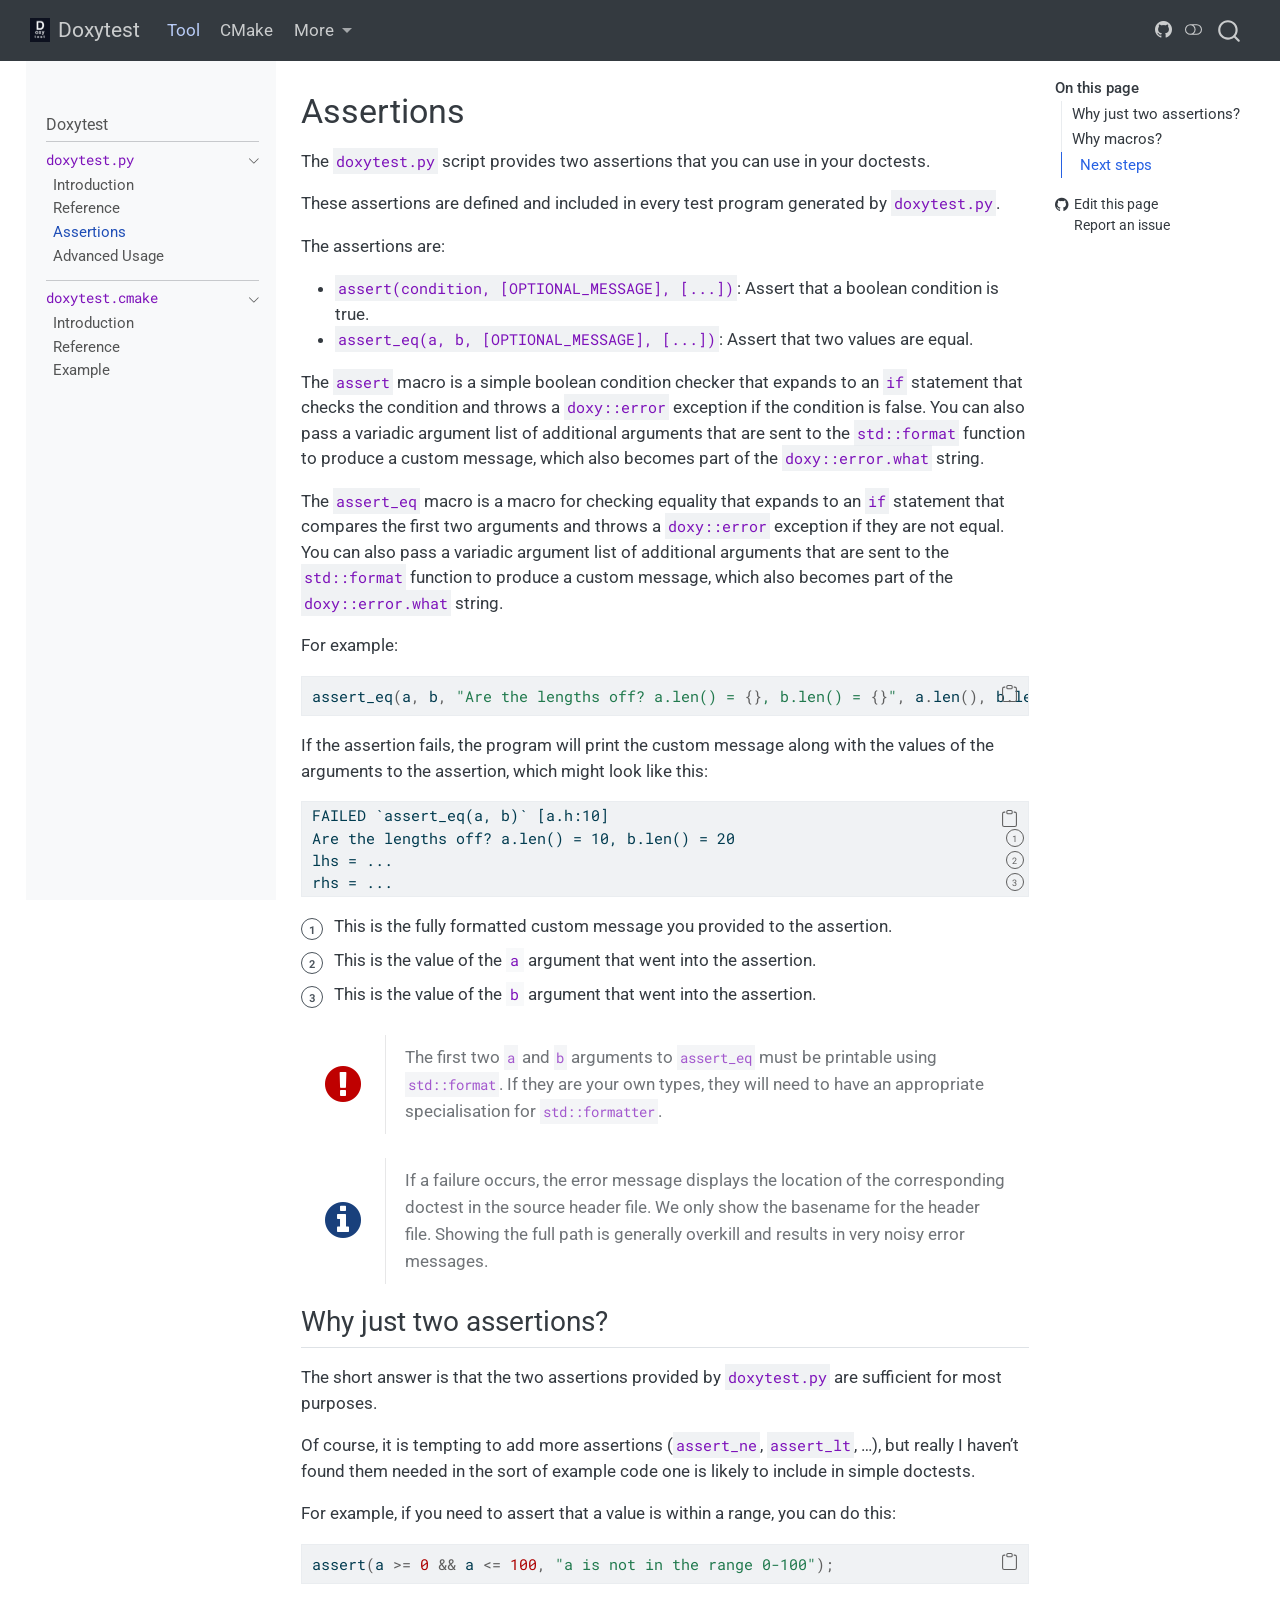
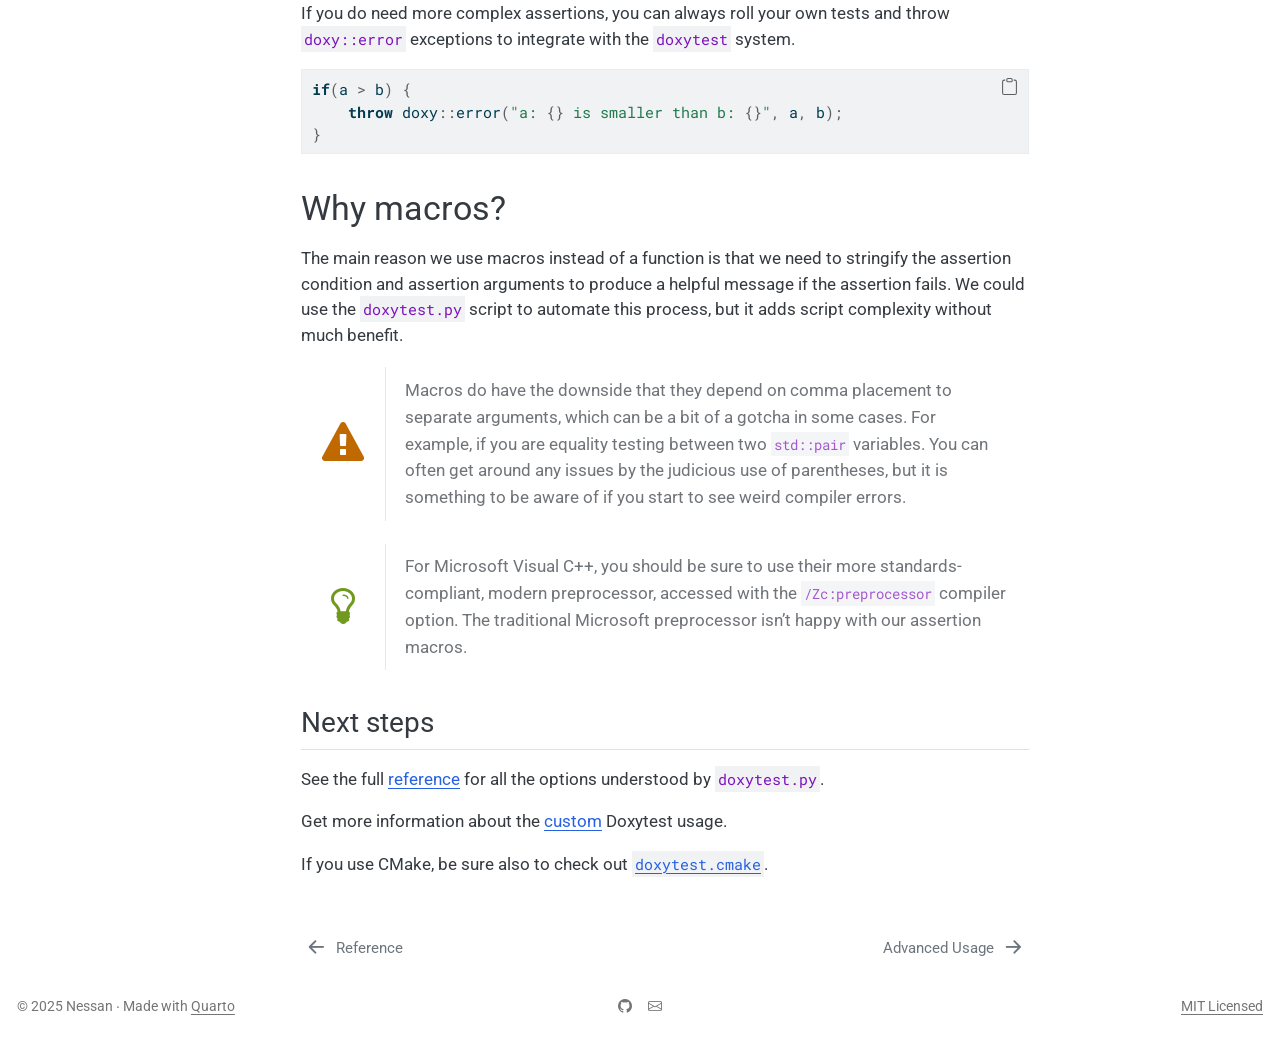
<file: pages/script/assertions.html>
<!DOCTYPE html>
<html xmlns="http://www.w3.org/1999/xhtml" lang="en" xml:lang="en"><head>

<meta charset="utf-8">
<meta name="generator" content="quarto-1.8.25">

<meta name="viewport" content="width=device-width, initial-scale=1.0, user-scalable=yes">


<title>Assertions – Doxytest</title>
<style>
code{white-space: pre-wrap;}
span.smallcaps{font-variant: small-caps;}
div.columns{display: flex; gap: min(4vw, 1.5em);}
div.column{flex: auto; overflow-x: auto;}
div.hanging-indent{margin-left: 1.5em; text-indent: -1.5em;}
ul.task-list{list-style: none;}
ul.task-list li input[type="checkbox"] {
  width: 0.8em;
  margin: 0 0.8em 0.2em -1em; /* quarto-specific, see https://github.com/quarto-dev/quarto-cli/issues/4556 */ 
  vertical-align: middle;
}
/* CSS for syntax highlighting */
html { -webkit-text-size-adjust: 100%; }
pre > code.sourceCode { white-space: pre; position: relative; }
pre > code.sourceCode > span { display: inline-block; line-height: 1.25; }
pre > code.sourceCode > span:empty { height: 1.2em; }
.sourceCode { overflow: visible; }
code.sourceCode > span { color: inherit; text-decoration: inherit; }
div.sourceCode { margin: 1em 0; }
pre.sourceCode { margin: 0; }
@media screen {
div.sourceCode { overflow: auto; }
}
@media print {
pre > code.sourceCode { white-space: pre-wrap; }
pre > code.sourceCode > span { text-indent: -5em; padding-left: 5em; }
}
pre.numberSource code
  { counter-reset: source-line 0; }
pre.numberSource code > span
  { position: relative; left: -4em; counter-increment: source-line; }
pre.numberSource code > span > a:first-child::before
  { content: counter(source-line);
    position: relative; left: -1em; text-align: right; vertical-align: baseline;
    border: none; display: inline-block;
    -webkit-touch-callout: none; -webkit-user-select: none;
    -khtml-user-select: none; -moz-user-select: none;
    -ms-user-select: none; user-select: none;
    padding: 0 4px; width: 4em;
  }
pre.numberSource { margin-left: 3em;  padding-left: 4px; }
div.sourceCode
  {   }
@media screen {
pre > code.sourceCode > span > a:first-child::before { text-decoration: underline; }
}
</style>


<script src="../../site_libs/quarto-nav/quarto-nav.js"></script>
<script src="../../site_libs/clipboard/clipboard.min.js"></script>
<script src="../../site_libs/quarto-search/autocomplete.umd.js"></script>
<script src="../../site_libs/quarto-search/fuse.min.js"></script>
<script src="../../site_libs/quarto-search/quarto-search.js"></script>
<meta name="quarto:offset" content="../../">
<link href="../../pages/script/advanced.html" rel="next">
<link href="../../pages/script/reference.html" rel="prev">
<link href="../../images/logo.svg" rel="icon" type="image/svg+xml">
<script src="../../site_libs/quarto-html/quarto.js" type="module"></script>
<script src="../../site_libs/quarto-html/tabsets/tabsets.js" type="module"></script>
<script src="../../site_libs/quarto-html/axe/axe-check.js" type="module"></script>
<script src="../../site_libs/quarto-html/popper.min.js"></script>
<script src="../../site_libs/quarto-html/tippy.umd.min.js"></script>
<script src="../../site_libs/quarto-html/anchor.min.js"></script>
<link href="../../site_libs/quarto-html/tippy.css" rel="stylesheet">
<link href="../../site_libs/quarto-html/quarto-syntax-highlighting-cd4e4562af9062d9f200841793bf5c06.css" rel="stylesheet" class="quarto-color-scheme" id="quarto-text-highlighting-styles">
<link href="../../site_libs/quarto-html/quarto-syntax-highlighting-dark-42da390b1251f2a7a621bc99940f6342.css" rel="stylesheet" class="quarto-color-scheme quarto-color-alternate" id="quarto-text-highlighting-styles">
<link href="../../site_libs/quarto-html/quarto-syntax-highlighting-cd4e4562af9062d9f200841793bf5c06.css" rel="stylesheet" class="quarto-color-scheme-extra" id="quarto-text-highlighting-styles">
<script src="../../site_libs/bootstrap/bootstrap.min.js"></script>
<link href="../../site_libs/bootstrap/bootstrap-icons.css" rel="stylesheet">
<link href="../../site_libs/bootstrap/bootstrap-f64d3cc6d510363a8df64d83128550f2.min.css" rel="stylesheet" append-hash="true" class="quarto-color-scheme" id="quarto-bootstrap" data-mode="light">
<link href="../../site_libs/bootstrap/bootstrap-dark-872cdecd6121a61d6fad0543e29579e4.min.css" rel="stylesheet" append-hash="true" class="quarto-color-scheme quarto-color-alternate" id="quarto-bootstrap" data-mode="dark">
<link href="../../site_libs/bootstrap/bootstrap-f64d3cc6d510363a8df64d83128550f2.min.css" rel="stylesheet" append-hash="true" class="quarto-color-scheme-extra" id="quarto-bootstrap" data-mode="light">
<link href="../../site_libs/quarto-contrib/admonitions-1.0.0/admonitions.css" rel="stylesheet">
<script id="quarto-search-options" type="application/json">{
  "location": "navbar",
  "copy-button": false,
  "collapse-after": 3,
  "panel-placement": "end",
  "type": "overlay",
  "limit": 50,
  "keyboard-shortcut": [
    "f",
    "/",
    "s"
  ],
  "show-item-context": false,
  "language": {
    "search-no-results-text": "No results",
    "search-matching-documents-text": "matching documents",
    "search-copy-link-title": "Copy link to search",
    "search-hide-matches-text": "Hide additional matches",
    "search-more-match-text": "more match in this document",
    "search-more-matches-text": "more matches in this document",
    "search-clear-button-title": "Clear",
    "search-text-placeholder": "",
    "search-detached-cancel-button-title": "Cancel",
    "search-submit-button-title": "Submit",
    "search-label": "Search"
  }
}</script>
<script async="" src="https://www.googletagmanager.com/gtag/js?id=G-62CQE8TY0X"></script>

<script type="text/javascript">

window.dataLayer = window.dataLayer || [];
function gtag(){dataLayer.push(arguments);}
gtag('js', new Date());
gtag('config', 'G-62CQE8TY0X', { 'anonymize_ip': true});
</script>
<link rel="stylesheet" href="https://cdnjs.cloudflare.com/ajax/libs/font-awesome/4.7.0/css/font-awesome.min.css">


<meta property="og:title" content="Assertions – Doxytest">
<meta property="og:description" content="">
<meta property="og:image" content="https://nessan.github.io/doxytest/pages/script/images/logo.svg">
<meta property="og:site_name" content="Doxytest">
</head>

<body class="nav-sidebar floating nav-fixed quarto-light"><script id="quarto-html-before-body" type="application/javascript">
    const toggleBodyColorMode = (bsSheetEl) => {
      const mode = bsSheetEl.getAttribute("data-mode");
      const bodyEl = window.document.querySelector("body");
      if (mode === "dark") {
        bodyEl.classList.add("quarto-dark");
        bodyEl.classList.remove("quarto-light");
      } else {
        bodyEl.classList.add("quarto-light");
        bodyEl.classList.remove("quarto-dark");
      }
    }
    const toggleBodyColorPrimary = () => {
      const bsSheetEl = window.document.querySelector("link#quarto-bootstrap:not([rel=disabled-stylesheet])");
      if (bsSheetEl) {
        toggleBodyColorMode(bsSheetEl);
      }
    }
    const setColorSchemeToggle = (alternate) => {
      const toggles = window.document.querySelectorAll('.quarto-color-scheme-toggle');
      for (let i=0; i < toggles.length; i++) {
        const toggle = toggles[i];
        if (toggle) {
          if (alternate) {
            toggle.classList.add("alternate");
          } else {
            toggle.classList.remove("alternate");
          }
        }
      }
    };
    const toggleColorMode = (alternate) => {
      // Switch the stylesheets
      const primaryStylesheets = window.document.querySelectorAll('link.quarto-color-scheme:not(.quarto-color-alternate)');
      const alternateStylesheets = window.document.querySelectorAll('link.quarto-color-scheme.quarto-color-alternate');
      manageTransitions('#quarto-margin-sidebar .nav-link', false);
      if (alternate) {
        // note: dark is layered on light, we don't disable primary!
        enableStylesheet(alternateStylesheets);
        for (const sheetNode of alternateStylesheets) {
          if (sheetNode.id === "quarto-bootstrap") {
            toggleBodyColorMode(sheetNode);
          }
        }
      } else {
        disableStylesheet(alternateStylesheets);
        enableStylesheet(primaryStylesheets)
        toggleBodyColorPrimary();
      }
      manageTransitions('#quarto-margin-sidebar .nav-link', true);
      // Switch the toggles
      setColorSchemeToggle(alternate)
      // Hack to workaround the fact that safari doesn't
      // properly recolor the scrollbar when toggling (#1455)
      if (navigator.userAgent.indexOf('Safari') > 0 && navigator.userAgent.indexOf('Chrome') == -1) {
        manageTransitions("body", false);
        window.scrollTo(0, 1);
        setTimeout(() => {
          window.scrollTo(0, 0);
          manageTransitions("body", true);
        }, 40);
      }
    }
    const disableStylesheet = (stylesheets) => {
      for (let i=0; i < stylesheets.length; i++) {
        const stylesheet = stylesheets[i];
        stylesheet.rel = 'disabled-stylesheet';
      }
    }
    const enableStylesheet = (stylesheets) => {
      for (let i=0; i < stylesheets.length; i++) {
        const stylesheet = stylesheets[i];
        if(stylesheet.rel !== 'stylesheet') { // for Chrome, which will still FOUC without this check
          stylesheet.rel = 'stylesheet';
        }
      }
    }
    const manageTransitions = (selector, allowTransitions) => {
      const els = window.document.querySelectorAll(selector);
      for (let i=0; i < els.length; i++) {
        const el = els[i];
        if (allowTransitions) {
          el.classList.remove('notransition');
        } else {
          el.classList.add('notransition');
        }
      }
    }
    const isFileUrl = () => {
      return window.location.protocol === 'file:';
    }
    const hasAlternateSentinel = () => {
      let styleSentinel = getColorSchemeSentinel();
      if (styleSentinel !== null) {
        return styleSentinel === "alternate";
      } else {
        return false;
      }
    }
    const setStyleSentinel = (alternate) => {
      const value = alternate ? "alternate" : "default";
      if (!isFileUrl()) {
        window.localStorage.setItem("quarto-color-scheme", value);
      } else {
        localAlternateSentinel = value;
      }
    }
    const getColorSchemeSentinel = () => {
      if (!isFileUrl()) {
        const storageValue = window.localStorage.getItem("quarto-color-scheme");
        return storageValue != null ? storageValue : localAlternateSentinel;
      } else {
        return localAlternateSentinel;
      }
    }
    const toggleGiscusIfUsed = (isAlternate, darkModeDefault) => {
      const baseTheme = document.querySelector('#giscus-base-theme')?.value ?? 'light';
      const alternateTheme = document.querySelector('#giscus-alt-theme')?.value ?? 'dark';
      let newTheme = '';
      if(authorPrefersDark) {
        newTheme = isAlternate ? baseTheme : alternateTheme;
      } else {
        newTheme = isAlternate ? alternateTheme : baseTheme;
      }
      const changeGiscusTheme = () => {
        // From: https://github.com/giscus/giscus/issues/336
        const sendMessage = (message) => {
          const iframe = document.querySelector('iframe.giscus-frame');
          if (!iframe) return;
          iframe.contentWindow.postMessage({ giscus: message }, 'https://giscus.app');
        }
        sendMessage({
          setConfig: {
            theme: newTheme
          }
        });
      }
      const isGiscussLoaded = window.document.querySelector('iframe.giscus-frame') !== null;
      if (isGiscussLoaded) {
        changeGiscusTheme();
      }
    };
    const authorPrefersDark = false;
    const darkModeDefault = authorPrefersDark;
      document.querySelector('link#quarto-text-highlighting-styles.quarto-color-scheme-extra').rel = 'disabled-stylesheet';
      document.querySelector('link#quarto-bootstrap.quarto-color-scheme-extra').rel = 'disabled-stylesheet';
    let localAlternateSentinel = darkModeDefault ? 'alternate' : 'default';
    // Dark / light mode switch
    window.quartoToggleColorScheme = () => {
      // Read the current dark / light value
      let toAlternate = !hasAlternateSentinel();
      toggleColorMode(toAlternate);
      setStyleSentinel(toAlternate);
      toggleGiscusIfUsed(toAlternate, darkModeDefault);
      window.dispatchEvent(new Event('resize'));
    };
    // Switch to dark mode if need be
    if (hasAlternateSentinel()) {
      toggleColorMode(true);
    } else {
      toggleColorMode(false);
    }
  </script>

<div id="quarto-search-results"></div>
  <header id="quarto-header" class="headroom fixed-top">
    <nav class="navbar navbar-expand-lg " data-bs-theme="dark">
      <div class="navbar-container container-fluid">
      <div class="navbar-brand-container mx-auto">
    <a href="../../index.html" class="navbar-brand navbar-brand-logo">
    <img src="../../images/logo.svg" alt="The Doxytest logo" class="navbar-logo light-content">
    <img src="../../images/logo.svg" alt="The Doxytest logo" class="navbar-logo dark-content">
    </a>
    <a class="navbar-brand" href="../../index.html">
    <span class="navbar-title">Doxytest</span>
    </a>
  </div>
            <div id="quarto-search" class="" title="Search"></div>
          <button class="navbar-toggler" type="button" data-bs-toggle="collapse" data-bs-target="#navbarCollapse" aria-controls="navbarCollapse" role="menu" aria-expanded="false" aria-label="Toggle navigation" onclick="if (window.quartoToggleHeadroom) { window.quartoToggleHeadroom(); }">
  <span class="navbar-toggler-icon"></span>
</button>
          <div class="collapse navbar-collapse" id="navbarCollapse">
            <ul class="navbar-nav navbar-nav-scroll me-auto">
  <li class="nav-item">
    <a class="nav-link active" href="../../pages/script/index.html" aria-current="page"> 
<span class="menu-text">Tool</span></a>
  </li>  
  <li class="nav-item">
    <a class="nav-link" href="../../pages/cmake/index.html"> 
<span class="menu-text">CMake</span></a>
  </li>  
  <li class="nav-item dropdown ">
    <a class="nav-link dropdown-toggle" href="#" id="nav-menu-more" role="link" data-bs-toggle="dropdown" aria-expanded="false">
 <span class="menu-text">More</span>
    </a>
    <ul class="dropdown-menu" aria-labelledby="nav-menu-more">    
        <li>
    <a class="dropdown-item" href="https://github.com/nessan/doxytest"><i class="bi bi-github" role="img">
</i> 
 <span class="dropdown-text">Project Repo</span></a>
  </li>  
        <li>
    <a class="dropdown-item" href="https://github.com/nessan/doxytest/issues"><i class="bi bi-bug" role="img">
</i> 
 <span class="dropdown-text">Report a Bug</span></a>
  </li>  
        <li>
    <a class="dropdown-item" href="mailto:nzznfitz+gh@icloud.com"><i class="bi bi-chat-right-text" role="img">
</i> 
 <span class="dropdown-text">Ask a Question</span></a>
  </li>  
    </ul>
  </li>
</ul>
          </div> <!-- /navcollapse -->
            <div class="quarto-navbar-tools">
    <a href="https://github.com/nessan/doxytest" title="GitHub repo" class="quarto-navigation-tool px-1" aria-label="GitHub repo"><i class="bi bi-github"></i></a>
  <a href="" class="quarto-color-scheme-toggle quarto-navigation-tool  px-1" onclick="window.quartoToggleColorScheme(); return false;" title="Toggle dark mode"><i class="bi"></i></a>
</div>
      </div> <!-- /container-fluid -->
    </nav>
  <nav class="quarto-secondary-nav">
    <div class="container-fluid d-flex">
      <button type="button" class="quarto-btn-toggle btn" data-bs-toggle="collapse" role="button" data-bs-target=".quarto-sidebar-collapse-item" aria-controls="quarto-sidebar" aria-expanded="false" aria-label="Toggle sidebar navigation" onclick="if (window.quartoToggleHeadroom) { window.quartoToggleHeadroom(); }">
        <i class="bi bi-layout-text-sidebar-reverse"></i>
      </button>
        <a class="flex-grow-1 no-decor" role="navigation" data-bs-toggle="collapse" data-bs-target=".quarto-sidebar-collapse-item" aria-controls="quarto-sidebar" aria-expanded="false" aria-label="Toggle sidebar navigation" onclick="if (window.quartoToggleHeadroom) { window.quartoToggleHeadroom(); }">      
          <h1 class="quarto-secondary-nav-title">Assertions</h1>
        </a>     
    </div>
  </nav>
</header>
<!-- content -->
<div id="quarto-content" class="quarto-container page-columns page-rows-contents page-layout-article page-navbar">
<!-- sidebar -->
  <nav id="quarto-sidebar" class="sidebar collapse collapse-horizontal quarto-sidebar-collapse-item sidebar-navigation floating overflow-auto">
    <div class="pt-lg-2 mt-2 text-left sidebar-header">
      <a href="../../index.html" class="sidebar-logo-link">
      </a>
      </div>
    <div class="sidebar-menu-container"> 
    <ul class="list-unstyled mt-1">
        <li class="sidebar-item">
  <div class="sidebar-item-container"> 
  <a href="../../pages/index.html" class="sidebar-item-text sidebar-link">
 <span class="menu-text">Doxytest</span></a>
  </div>
</li>
        <li class="px-0"><hr class="sidebar-divider hi "></li>
        <li class="sidebar-item sidebar-item-section">
      <div class="sidebar-item-container"> 
            <a class="sidebar-item-text sidebar-link text-start" data-bs-toggle="collapse" data-bs-target="#quarto-sidebar-section-1" role="navigation" aria-expanded="true">
 <span class="menu-text"><code>doxytest.py</code></span></a>
          <a class="sidebar-item-toggle text-start" data-bs-toggle="collapse" data-bs-target="#quarto-sidebar-section-1" role="navigation" aria-expanded="true" aria-label="Toggle section">
            <i class="bi bi-chevron-right ms-2"></i>
          </a> 
      </div>
      <ul id="quarto-sidebar-section-1" class="collapse list-unstyled sidebar-section depth1 show">  
          <li class="sidebar-item">
  <div class="sidebar-item-container"> 
  <a href="../../pages/script/index.html" class="sidebar-item-text sidebar-link">
 <span class="menu-text">Introduction</span></a>
  </div>
</li>
          <li class="sidebar-item">
  <div class="sidebar-item-container"> 
  <a href="../../pages/script/reference.html" class="sidebar-item-text sidebar-link">
 <span class="menu-text">Reference</span></a>
  </div>
</li>
          <li class="sidebar-item">
  <div class="sidebar-item-container"> 
  <a href="../../pages/script/assertions.html" class="sidebar-item-text sidebar-link active">
 <span class="menu-text">Assertions</span></a>
  </div>
</li>
          <li class="sidebar-item">
  <div class="sidebar-item-container"> 
  <a href="../../pages/script/advanced.html" class="sidebar-item-text sidebar-link">
 <span class="menu-text">Advanced Usage</span></a>
  </div>
</li>
      </ul>
  </li>
        <li class="px-0"><hr class="sidebar-divider hi "></li>
        <li class="sidebar-item sidebar-item-section">
      <div class="sidebar-item-container"> 
            <a class="sidebar-item-text sidebar-link text-start" data-bs-toggle="collapse" data-bs-target="#quarto-sidebar-section-2" role="navigation" aria-expanded="true">
 <span class="menu-text"><code>doxytest.cmake</code></span></a>
          <a class="sidebar-item-toggle text-start" data-bs-toggle="collapse" data-bs-target="#quarto-sidebar-section-2" role="navigation" aria-expanded="true" aria-label="Toggle section">
            <i class="bi bi-chevron-right ms-2"></i>
          </a> 
      </div>
      <ul id="quarto-sidebar-section-2" class="collapse list-unstyled sidebar-section depth1 show">  
          <li class="sidebar-item">
  <div class="sidebar-item-container"> 
  <a href="../../pages/cmake/index.html" class="sidebar-item-text sidebar-link">
 <span class="menu-text">Introduction</span></a>
  </div>
</li>
          <li class="sidebar-item">
  <div class="sidebar-item-container"> 
  <a href="../../pages/cmake/index.html#reference" class="sidebar-item-text sidebar-link">
 <span class="menu-text">Reference</span></a>
  </div>
</li>
          <li class="sidebar-item">
  <div class="sidebar-item-container"> 
  <a href="../../pages/cmake/index.html#example" class="sidebar-item-text sidebar-link">
 <span class="menu-text">Example</span></a>
  </div>
</li>
      </ul>
  </li>
    </ul>
    </div>
</nav>
<div id="quarto-sidebar-glass" class="quarto-sidebar-collapse-item" data-bs-toggle="collapse" data-bs-target=".quarto-sidebar-collapse-item"></div>
<!-- margin-sidebar -->
    <div id="quarto-margin-sidebar" class="sidebar margin-sidebar">
        <nav id="TOC" role="doc-toc" class="toc-active" data-toc-expanded="99">
    <h2 id="toc-title">On this page</h2>
   
  <ul>
  <li><a href="#why-just-two-assertions" id="toc-why-just-two-assertions" class="nav-link active" data-scroll-target="#why-just-two-assertions">Why just two assertions?</a></li>
  <li><a href="#why-macros" id="toc-why-macros" class="nav-link" data-scroll-target="#why-macros">Why macros?</a>
  <ul class="collapse">
  <li><a href="#next-steps" id="toc-next-steps" class="nav-link" data-scroll-target="#next-steps">Next steps</a></li>
  </ul></li>
  </ul>
<div class="toc-actions"><ul><li><a href="https://github.com/nessan/doxytest/edit/main/docs/pages/script/assertions.qmd" class="toc-action"><i class="bi bi-github"></i>Edit this page</a></li><li><a href="https://github.com/nessan/doxytest/issues/new/choose" class="toc-action"><i class="bi empty"></i>Report an issue</a></li></ul></div></nav>
    </div>
<!-- main -->
<main class="content" id="quarto-document-content">


<header id="title-block-header" class="quarto-title-block default">
<div class="quarto-title">
<h1 class="title d-none d-lg-block">Assertions</h1>
</div>



<div class="quarto-title-meta">

    
  
    
  </div>
  


</header>


<p>The <code>doxytest.py</code> script provides two assertions that you can use in your doctests.</p>
<p>These assertions are defined and included in every test program generated by <code>doxytest.py</code>.</p>
<p>The assertions are:</p>
<ul>
<li><code>assert(condition, [OPTIONAL_MESSAGE], [...])</code>: Assert that a boolean condition is true.</li>
<li><code>assert_eq(a, b, [OPTIONAL_MESSAGE], [...])</code>: Assert that two values are equal.</li>
</ul>
<p>The <code>assert</code> macro is a simple boolean condition checker that expands to an <code>if</code> statement that checks the condition and throws a <code>doxy::error</code> exception if the condition is false. You can also pass a variadic argument list of additional arguments that are sent to the <code>std::format</code> function to produce a custom message, which also becomes part of the <code>doxy::error.what</code> string.</p>
<p>The <code>assert_eq</code> macro is a macro for checking equality that expands to an <code>if</code> statement that compares the first two arguments and throws a <code>doxy::error</code> exception if they are not equal. You can also pass a variadic argument list of additional arguments that are sent to the <code>std::format</code> function to produce a custom message, which also becomes part of the <code>doxy::error.what</code> string.</p>
<p>For example:</p>
<div class="code-copy-outer-scaffold"><div class="sourceCode" id="cb1"><pre class="sourceCode cpp code-with-copy"><code class="sourceCode cpp"><span id="cb1-1"><a href="#cb1-1" aria-hidden="true" tabindex="-1"></a>assert_eq<span class="op">(</span>a<span class="op">,</span> b<span class="op">,</span> <span class="st">"Are the lengths off? a.len() = </span><span class="sc">{}</span><span class="st">, b.len() = </span><span class="sc">{}</span><span class="st">"</span><span class="op">,</span> a<span class="op">.</span>len<span class="op">(),</span> b<span class="op">.</span>len<span class="op">());</span></span></code></pre></div><button title="Copy to Clipboard" class="code-copy-button"><i class="bi"></i></button></div>
<p>If the assertion fails, the program will print the custom message along with the values of the arguments to the assertion, which might look like this:</p>
<div class="code-copy-outer-scaffold"><div class="sourceCode" id="annotated-cell-2"><pre class="sourceCode txt code-annotation-code code-with-copy code-annotated"><code class="sourceCode default"><span id="annotated-cell-2-1"><a href="#annotated-cell-2-1" aria-hidden="true" tabindex="-1"></a>FAILED `assert_eq(a, b)` [a.h:10]</span>
<a class="code-annotation-anchor" data-target-cell="annotated-cell-2" data-target-annotation="1" onclick="event.preventDefault();">1</a><span id="annotated-cell-2-2" class="code-annotation-target"><a href="#annotated-cell-2-2" aria-hidden="true" tabindex="-1"></a>Are the lengths off? a.len() = 10, b.len() = 20</span>
<a class="code-annotation-anchor" data-target-cell="annotated-cell-2" data-target-annotation="2" onclick="event.preventDefault();">2</a><span id="annotated-cell-2-3" class="code-annotation-target"><a href="#annotated-cell-2-3" aria-hidden="true" tabindex="-1"></a>lhs = ...</span>
<a class="code-annotation-anchor" data-target-cell="annotated-cell-2" data-target-annotation="3" onclick="event.preventDefault();">3</a><span id="annotated-cell-2-4" class="code-annotation-target"><a href="#annotated-cell-2-4" aria-hidden="true" tabindex="-1"></a>rhs = ...</span><div class="code-annotation-gutter-bg"></div><div class="code-annotation-gutter"></div></code></pre></div><button title="Copy to Clipboard" class="code-copy-button"><i class="bi"></i></button></div>
<dl class="code-annotation-container-grid">
<dt data-target-cell="annotated-cell-2" data-target-annotation="1">1</dt>
<dd>
<span data-code-cell="annotated-cell-2" data-code-lines="2" data-code-annotation="1">This is the fully formatted custom message you provided to the assertion.</span>
</dd>
<dt data-target-cell="annotated-cell-2" data-target-annotation="2">2</dt>
<dd>
<span data-code-cell="annotated-cell-2" data-code-lines="3" data-code-annotation="2">This is the value of the <code>a</code> argument that went into the assertion.</span>
</dd>
<dt data-target-cell="annotated-cell-2" data-target-annotation="3">3</dt>
<dd>
<span data-code-cell="annotated-cell-2" data-code-lines="4" data-code-annotation="3">This is the value of the <code>b</code> argument that went into the assertion.</span>
</dd>
</dl>
<div class="admonition important">
    <table><tbody><tr>
    <td class="icon"> <i class="fa icon-important" title="Important"></i></td>
    <td class="content">
    
The first two <code>a</code> and <code>b</code> arguments to <code>assert_eq</code> must be printable using <code>std::format</code>. If they are your own types, they will need to have an appropriate specialisation for <code>std::formatter</code>.
</td></tr></tbody></table></div>
<div class="admonition note">
    <table><tbody><tr>
    <td class="icon"> <i class="fa icon-note" title="Note"></i></td>
    <td class="content">
    
If a failure occurs, the error message displays the location of the corresponding doctest in the source header file. We only show the basename for the header file. Showing the full path is generally overkill and results in very noisy error messages.
</td></tr></tbody></table></div>
<section id="why-just-two-assertions" class="level2">
<h2 class="anchored" data-anchor-id="why-just-two-assertions">Why just two assertions?</h2>
<p>The short answer is that the two assertions provided by <code>doxytest.py</code> are sufficient for most purposes.</p>
<p>Of course, it is tempting to add more assertions (<code>assert_ne</code>, <code>assert_lt</code>, …), but really I haven’t found them needed in the sort of example code one is likely to include in simple doctests.</p>
<p>For example, if you need to assert that a value is within a range, you can do this:</p>
<div class="code-copy-outer-scaffold"><div class="sourceCode" id="cb2"><pre class="sourceCode cpp code-with-copy"><code class="sourceCode cpp"><span id="cb2-1"><a href="#cb2-1" aria-hidden="true" tabindex="-1"></a><span class="ot">assert</span><span class="op">(</span>a <span class="op">&gt;=</span> <span class="dv">0</span> <span class="op">&amp;&amp;</span> a <span class="op">&lt;=</span> <span class="dv">100</span><span class="op">,</span> <span class="st">"a is not in the range 0-100"</span><span class="op">);</span></span></code></pre></div><button title="Copy to Clipboard" class="code-copy-button"><i class="bi"></i></button></div>
<p>If you do need more complex assertions, you can always roll your own tests and throw <code>doxy::error</code> exceptions to integrate with the <code>doxytest</code> system.</p>
<div class="code-copy-outer-scaffold"><div class="sourceCode" id="cb3"><pre class="sourceCode cpp code-with-copy"><code class="sourceCode cpp"><span id="cb3-1"><a href="#cb3-1" aria-hidden="true" tabindex="-1"></a><span class="cf">if</span><span class="op">(</span>a <span class="op">&gt;</span> b<span class="op">)</span> <span class="op">{</span></span>
<span id="cb3-2"><a href="#cb3-2" aria-hidden="true" tabindex="-1"></a>    <span class="cf">throw</span> doxy<span class="op">::</span>error<span class="op">(</span><span class="st">"a: </span><span class="sc">{}</span><span class="st"> is smaller than b: </span><span class="sc">{}</span><span class="st">"</span><span class="op">,</span> a<span class="op">,</span> b<span class="op">);</span></span>
<span id="cb3-3"><a href="#cb3-3" aria-hidden="true" tabindex="-1"></a><span class="op">}</span></span></code></pre></div><button title="Copy to Clipboard" class="code-copy-button"><i class="bi"></i></button></div>
</section>
<section id="why-macros" class="level1">
<h1>Why macros?</h1>
<p>The main reason we use macros instead of a function is that we need to stringify the assertion condition and assertion arguments to produce a helpful message if the assertion fails. We could use the <code>doxytest.py</code> script to automate this process, but it adds script complexity without much benefit.</p>
<div class="admonition warning">
    <table><tbody><tr>
    <td class="icon"> <i class="fa icon-warning" title="Warning"></i></td>
    <td class="content">
    
Macros do have the downside that they depend on comma placement to separate arguments, which can be a bit of a gotcha in some cases. For example, if you are equality testing between two <code>std::pair</code> variables. You can often get around any issues by the judicious use of parentheses, but it is something to be aware of if you start to see weird compiler errors.
</td></tr></tbody></table></div>
<div class="admonition tip">
    <table><tbody><tr>
    <td class="icon"> <i class="fa icon-tip" title="Tip"></i></td>
    <td class="content">
    
For Microsoft Visual C++, you should be sure to use their more standards-compliant, modern preprocessor, accessed with the <code>/Zc:preprocessor</code> compiler option. The traditional Microsoft preprocessor isn’t happy with our assertion macros.
</td></tr></tbody></table></div>
<section id="next-steps" class="level2">
<h2 class="anchored" data-anchor-id="next-steps">Next steps</h2>
<p>See the full <a href="../../pages/script/reference.html">reference</a> for all the options understood by <code>doxytest.py</code>.</p>
<p>Get more information about the <a href="../../pages/script/advanced.html">custom</a> Doxytest usage.</p>
<p>If you use CMake, be sure also to check out <a href="../../pages/cmake/index.html"><code>doxytest.cmake</code></a>.</p>


</section>
</section>

<a onclick="window.scrollTo(0, 0); return false;" role="button" id="quarto-back-to-top"><i class="bi bi-arrow-up"></i> Back to top</a></main> <!-- /main -->
<script id="quarto-html-after-body" type="application/javascript">
  window.document.addEventListener("DOMContentLoaded", function (event) {
    // Ensure there is a toggle, if there isn't float one in the top right
    if (window.document.querySelector('.quarto-color-scheme-toggle') === null) {
      const a = window.document.createElement('a');
      a.classList.add('top-right');
      a.classList.add('quarto-color-scheme-toggle');
      a.href = "";
      a.onclick = function() { try { window.quartoToggleColorScheme(); } catch {} return false; };
      const i = window.document.createElement("i");
      i.classList.add('bi');
      a.appendChild(i);
      window.document.body.appendChild(a);
    }
    setColorSchemeToggle(hasAlternateSentinel())
    const icon = "";
    const anchorJS = new window.AnchorJS();
    anchorJS.options = {
      placement: 'right',
      icon: icon
    };
    anchorJS.add('.anchored');
    const isCodeAnnotation = (el) => {
      for (const clz of el.classList) {
        if (clz.startsWith('code-annotation-')) {                     
          return true;
        }
      }
      return false;
    }
    const onCopySuccess = function(e) {
      // button target
      const button = e.trigger;
      // don't keep focus
      button.blur();
      // flash "checked"
      button.classList.add('code-copy-button-checked');
      var currentTitle = button.getAttribute("title");
      button.setAttribute("title", "Copied!");
      let tooltip;
      if (window.bootstrap) {
        button.setAttribute("data-bs-toggle", "tooltip");
        button.setAttribute("data-bs-placement", "left");
        button.setAttribute("data-bs-title", "Copied!");
        tooltip = new bootstrap.Tooltip(button, 
          { trigger: "manual", 
            customClass: "code-copy-button-tooltip",
            offset: [0, -8]});
        tooltip.show();    
      }
      setTimeout(function() {
        if (tooltip) {
          tooltip.hide();
          button.removeAttribute("data-bs-title");
          button.removeAttribute("data-bs-toggle");
          button.removeAttribute("data-bs-placement");
        }
        button.setAttribute("title", currentTitle);
        button.classList.remove('code-copy-button-checked');
      }, 1000);
      // clear code selection
      e.clearSelection();
    }
    const getTextToCopy = function(trigger) {
      const outerScaffold = trigger.parentElement.cloneNode(true);
      const codeEl = outerScaffold.querySelector('code');
      for (const childEl of codeEl.children) {
        if (isCodeAnnotation(childEl)) {
          childEl.remove();
        }
      }
      return codeEl.innerText;
    }
    const clipboard = new window.ClipboardJS('.code-copy-button:not([data-in-quarto-modal])', {
      text: getTextToCopy
    });
    clipboard.on('success', onCopySuccess);
    if (window.document.getElementById('quarto-embedded-source-code-modal')) {
      const clipboardModal = new window.ClipboardJS('.code-copy-button[data-in-quarto-modal]', {
        text: getTextToCopy,
        container: window.document.getElementById('quarto-embedded-source-code-modal')
      });
      clipboardModal.on('success', onCopySuccess);
    }
      var localhostRegex = new RegExp(/^(?:http|https):\/\/localhost\:?[0-9]*\//);
      var mailtoRegex = new RegExp(/^mailto:/);
        var filterRegex = new RegExp("https:\/\/nessan\.github\.io\/doxytest");
      var isInternal = (href) => {
          return filterRegex.test(href) || localhostRegex.test(href) || mailtoRegex.test(href);
      }
      // Inspect non-navigation links and adorn them if external
     var links = window.document.querySelectorAll('a[href]:not(.nav-link):not(.navbar-brand):not(.toc-action):not(.sidebar-link):not(.sidebar-item-toggle):not(.pagination-link):not(.no-external):not([aria-hidden]):not(.dropdown-item):not(.quarto-navigation-tool):not(.about-link)');
      for (var i=0; i<links.length; i++) {
        const link = links[i];
        if (!isInternal(link.href)) {
          // undo the damage that might have been done by quarto-nav.js in the case of
          // links that we want to consider external
          if (link.dataset.originalHref !== undefined) {
            link.href = link.dataset.originalHref;
          }
        }
      }
    function tippyHover(el, contentFn, onTriggerFn, onUntriggerFn) {
      const config = {
        allowHTML: true,
        maxWidth: 500,
        delay: 100,
        arrow: false,
        appendTo: function(el) {
            return el.parentElement;
        },
        interactive: true,
        interactiveBorder: 10,
        theme: 'quarto',
        placement: 'bottom-start',
      };
      if (contentFn) {
        config.content = contentFn;
      }
      if (onTriggerFn) {
        config.onTrigger = onTriggerFn;
      }
      if (onUntriggerFn) {
        config.onUntrigger = onUntriggerFn;
      }
      window.tippy(el, config); 
    }
    const noterefs = window.document.querySelectorAll('a[role="doc-noteref"]');
    for (var i=0; i<noterefs.length; i++) {
      const ref = noterefs[i];
      tippyHover(ref, function() {
        // use id or data attribute instead here
        let href = ref.getAttribute('data-footnote-href') || ref.getAttribute('href');
        try { href = new URL(href).hash; } catch {}
        const id = href.replace(/^#\/?/, "");
        const note = window.document.getElementById(id);
        if (note) {
          return note.innerHTML;
        } else {
          return "";
        }
      });
    }
    const xrefs = window.document.querySelectorAll('a.quarto-xref');
    const processXRef = (id, note) => {
      // Strip column container classes
      const stripColumnClz = (el) => {
        el.classList.remove("page-full", "page-columns");
        if (el.children) {
          for (const child of el.children) {
            stripColumnClz(child);
          }
        }
      }
      stripColumnClz(note)
      if (id === null || id.startsWith('sec-')) {
        // Special case sections, only their first couple elements
        const container = document.createElement("div");
        if (note.children && note.children.length > 2) {
          container.appendChild(note.children[0].cloneNode(true));
          for (let i = 1; i < note.children.length; i++) {
            const child = note.children[i];
            if (child.tagName === "P" && child.innerText === "") {
              continue;
            } else {
              container.appendChild(child.cloneNode(true));
              break;
            }
          }
          if (window.Quarto?.typesetMath) {
            window.Quarto.typesetMath(container);
          }
          return container.innerHTML
        } else {
          if (window.Quarto?.typesetMath) {
            window.Quarto.typesetMath(note);
          }
          return note.innerHTML;
        }
      } else {
        // Remove any anchor links if they are present
        const anchorLink = note.querySelector('a.anchorjs-link');
        if (anchorLink) {
          anchorLink.remove();
        }
        if (window.Quarto?.typesetMath) {
          window.Quarto.typesetMath(note);
        }
        if (note.classList.contains("callout")) {
          return note.outerHTML;
        } else {
          return note.innerHTML;
        }
      }
    }
    for (var i=0; i<xrefs.length; i++) {
      const xref = xrefs[i];
      tippyHover(xref, undefined, function(instance) {
        instance.disable();
        let url = xref.getAttribute('href');
        let hash = undefined; 
        if (url.startsWith('#')) {
          hash = url;
        } else {
          try { hash = new URL(url).hash; } catch {}
        }
        if (hash) {
          const id = hash.replace(/^#\/?/, "");
          const note = window.document.getElementById(id);
          if (note !== null) {
            try {
              const html = processXRef(id, note.cloneNode(true));
              instance.setContent(html);
            } finally {
              instance.enable();
              instance.show();
            }
          } else {
            // See if we can fetch this
            fetch(url.split('#')[0])
            .then(res => res.text())
            .then(html => {
              const parser = new DOMParser();
              const htmlDoc = parser.parseFromString(html, "text/html");
              const note = htmlDoc.getElementById(id);
              if (note !== null) {
                const html = processXRef(id, note);
                instance.setContent(html);
              } 
            }).finally(() => {
              instance.enable();
              instance.show();
            });
          }
        } else {
          // See if we can fetch a full url (with no hash to target)
          // This is a special case and we should probably do some content thinning / targeting
          fetch(url)
          .then(res => res.text())
          .then(html => {
            const parser = new DOMParser();
            const htmlDoc = parser.parseFromString(html, "text/html");
            const note = htmlDoc.querySelector('main.content');
            if (note !== null) {
              // This should only happen for chapter cross references
              // (since there is no id in the URL)
              // remove the first header
              if (note.children.length > 0 && note.children[0].tagName === "HEADER") {
                note.children[0].remove();
              }
              const html = processXRef(null, note);
              instance.setContent(html);
            } 
          }).finally(() => {
            instance.enable();
            instance.show();
          });
        }
      }, function(instance) {
      });
    }
        let selectedAnnoteEl;
        const selectorForAnnotation = ( cell, annotation) => {
          let cellAttr = 'data-code-cell="' + cell + '"';
          let lineAttr = 'data-code-annotation="' +  annotation + '"';
          const selector = 'span[' + cellAttr + '][' + lineAttr + ']';
          return selector;
        }
        const selectCodeLines = (annoteEl) => {
          const doc = window.document;
          const targetCell = annoteEl.getAttribute("data-target-cell");
          const targetAnnotation = annoteEl.getAttribute("data-target-annotation");
          const annoteSpan = window.document.querySelector(selectorForAnnotation(targetCell, targetAnnotation));
          const lines = annoteSpan.getAttribute("data-code-lines").split(",");
          const lineIds = lines.map((line) => {
            return targetCell + "-" + line;
          })
          let top = null;
          let height = null;
          let parent = null;
          if (lineIds.length > 0) {
              //compute the position of the single el (top and bottom and make a div)
              const el = window.document.getElementById(lineIds[0]);
              top = el.offsetTop;
              height = el.offsetHeight;
              parent = el.parentElement.parentElement;
            if (lineIds.length > 1) {
              const lastEl = window.document.getElementById(lineIds[lineIds.length - 1]);
              const bottom = lastEl.offsetTop + lastEl.offsetHeight;
              height = bottom - top;
            }
            if (top !== null && height !== null && parent !== null) {
              // cook up a div (if necessary) and position it 
              let div = window.document.getElementById("code-annotation-line-highlight");
              if (div === null) {
                div = window.document.createElement("div");
                div.setAttribute("id", "code-annotation-line-highlight");
                div.style.position = 'absolute';
                parent.appendChild(div);
              }
              div.style.top = top - 2 + "px";
              div.style.height = height + 4 + "px";
              div.style.left = 0;
              let gutterDiv = window.document.getElementById("code-annotation-line-highlight-gutter");
              if (gutterDiv === null) {
                gutterDiv = window.document.createElement("div");
                gutterDiv.setAttribute("id", "code-annotation-line-highlight-gutter");
                gutterDiv.style.position = 'absolute';
                const codeCell = window.document.getElementById(targetCell);
                const gutter = codeCell.querySelector('.code-annotation-gutter');
                gutter.appendChild(gutterDiv);
              }
              gutterDiv.style.top = top - 2 + "px";
              gutterDiv.style.height = height + 4 + "px";
            }
            selectedAnnoteEl = annoteEl;
          }
        };
        const unselectCodeLines = () => {
          const elementsIds = ["code-annotation-line-highlight", "code-annotation-line-highlight-gutter"];
          elementsIds.forEach((elId) => {
            const div = window.document.getElementById(elId);
            if (div) {
              div.remove();
            }
          });
          selectedAnnoteEl = undefined;
        };
          // Handle positioning of the toggle
      window.addEventListener(
        "resize",
        throttle(() => {
          elRect = undefined;
          if (selectedAnnoteEl) {
            selectCodeLines(selectedAnnoteEl);
          }
        }, 10)
      );
      function throttle(fn, ms) {
      let throttle = false;
      let timer;
        return (...args) => {
          if(!throttle) { // first call gets through
              fn.apply(this, args);
              throttle = true;
          } else { // all the others get throttled
              if(timer) clearTimeout(timer); // cancel #2
              timer = setTimeout(() => {
                fn.apply(this, args);
                timer = throttle = false;
              }, ms);
          }
        };
      }
        // Attach click handler to the DT
        const annoteDls = window.document.querySelectorAll('dt[data-target-cell]');
        for (const annoteDlNode of annoteDls) {
          annoteDlNode.addEventListener('click', (event) => {
            const clickedEl = event.target;
            if (clickedEl !== selectedAnnoteEl) {
              unselectCodeLines();
              const activeEl = window.document.querySelector('dt[data-target-cell].code-annotation-active');
              if (activeEl) {
                activeEl.classList.remove('code-annotation-active');
              }
              selectCodeLines(clickedEl);
              clickedEl.classList.add('code-annotation-active');
            } else {
              // Unselect the line
              unselectCodeLines();
              clickedEl.classList.remove('code-annotation-active');
            }
          });
        }
    const findCites = (el) => {
      const parentEl = el.parentElement;
      if (parentEl) {
        const cites = parentEl.dataset.cites;
        if (cites) {
          return {
            el,
            cites: cites.split(' ')
          };
        } else {
          return findCites(el.parentElement)
        }
      } else {
        return undefined;
      }
    };
    var bibliorefs = window.document.querySelectorAll('a[role="doc-biblioref"]');
    for (var i=0; i<bibliorefs.length; i++) {
      const ref = bibliorefs[i];
      const citeInfo = findCites(ref);
      if (citeInfo) {
        tippyHover(citeInfo.el, function() {
          var popup = window.document.createElement('div');
          citeInfo.cites.forEach(function(cite) {
            var citeDiv = window.document.createElement('div');
            citeDiv.classList.add('hanging-indent');
            citeDiv.classList.add('csl-entry');
            var biblioDiv = window.document.getElementById('ref-' + cite);
            if (biblioDiv) {
              citeDiv.innerHTML = biblioDiv.innerHTML;
            }
            popup.appendChild(citeDiv);
          });
          return popup.innerHTML;
        });
      }
    }
  });
  </script>
<nav class="page-navigation">
  <div class="nav-page nav-page-previous">
      <a href="../../pages/script/reference.html" class="pagination-link" aria-label="Reference">
        <i class="bi bi-arrow-left-short"></i> <span class="nav-page-text">Reference</span>
      </a>          
  </div>
  <div class="nav-page nav-page-next">
      <a href="../../pages/script/advanced.html" class="pagination-link" aria-label="Advanced Usage">
        <span class="nav-page-text">Advanced Usage</span> <i class="bi bi-arrow-right-short"></i>
      </a>
  </div>
</nav>
</div> <!-- /content -->
<footer class="footer">
  <div class="nav-footer">
    <div class="nav-footer-left">
<p>© 2025 Nessan ∙ Made with <a href="https://quarto.org">Quarto</a></p>
</div>   
    <div class="nav-footer-center">
      <ul class="footer-items list-unstyled">
    <li class="nav-item compact">
    <a class="nav-link" href="https://github.com/nessan/doxytest">
      <i class="bi bi-github" role="img" aria-label="GitHub Repo">
</i> 
    </a>
  </li>  
    <li class="nav-item compact">
    <a class="nav-link" href="mailto:nzznfitz+gh@icloud.com">
      <i class="bi bi-envelope" role="img" aria-label="EMail address">
</i> 
    </a>
  </li>  
</ul>
    <div class="toc-actions d-sm-block d-md-none"><ul><li><a href="https://github.com/nessan/doxytest/edit/main/docs/pages/script/assertions.qmd" class="toc-action"><i class="bi bi-github"></i>Edit this page</a></li><li><a href="https://github.com/nessan/doxytest/issues/new/choose" class="toc-action"><i class="bi empty"></i>Report an issue</a></li></ul></div></div>
    <div class="nav-footer-right">
<p><a href="https://opensource.org/license/mit">MIT Licensed</a></p>
</div>
  </div>
</footer>




</body></html>
</file>
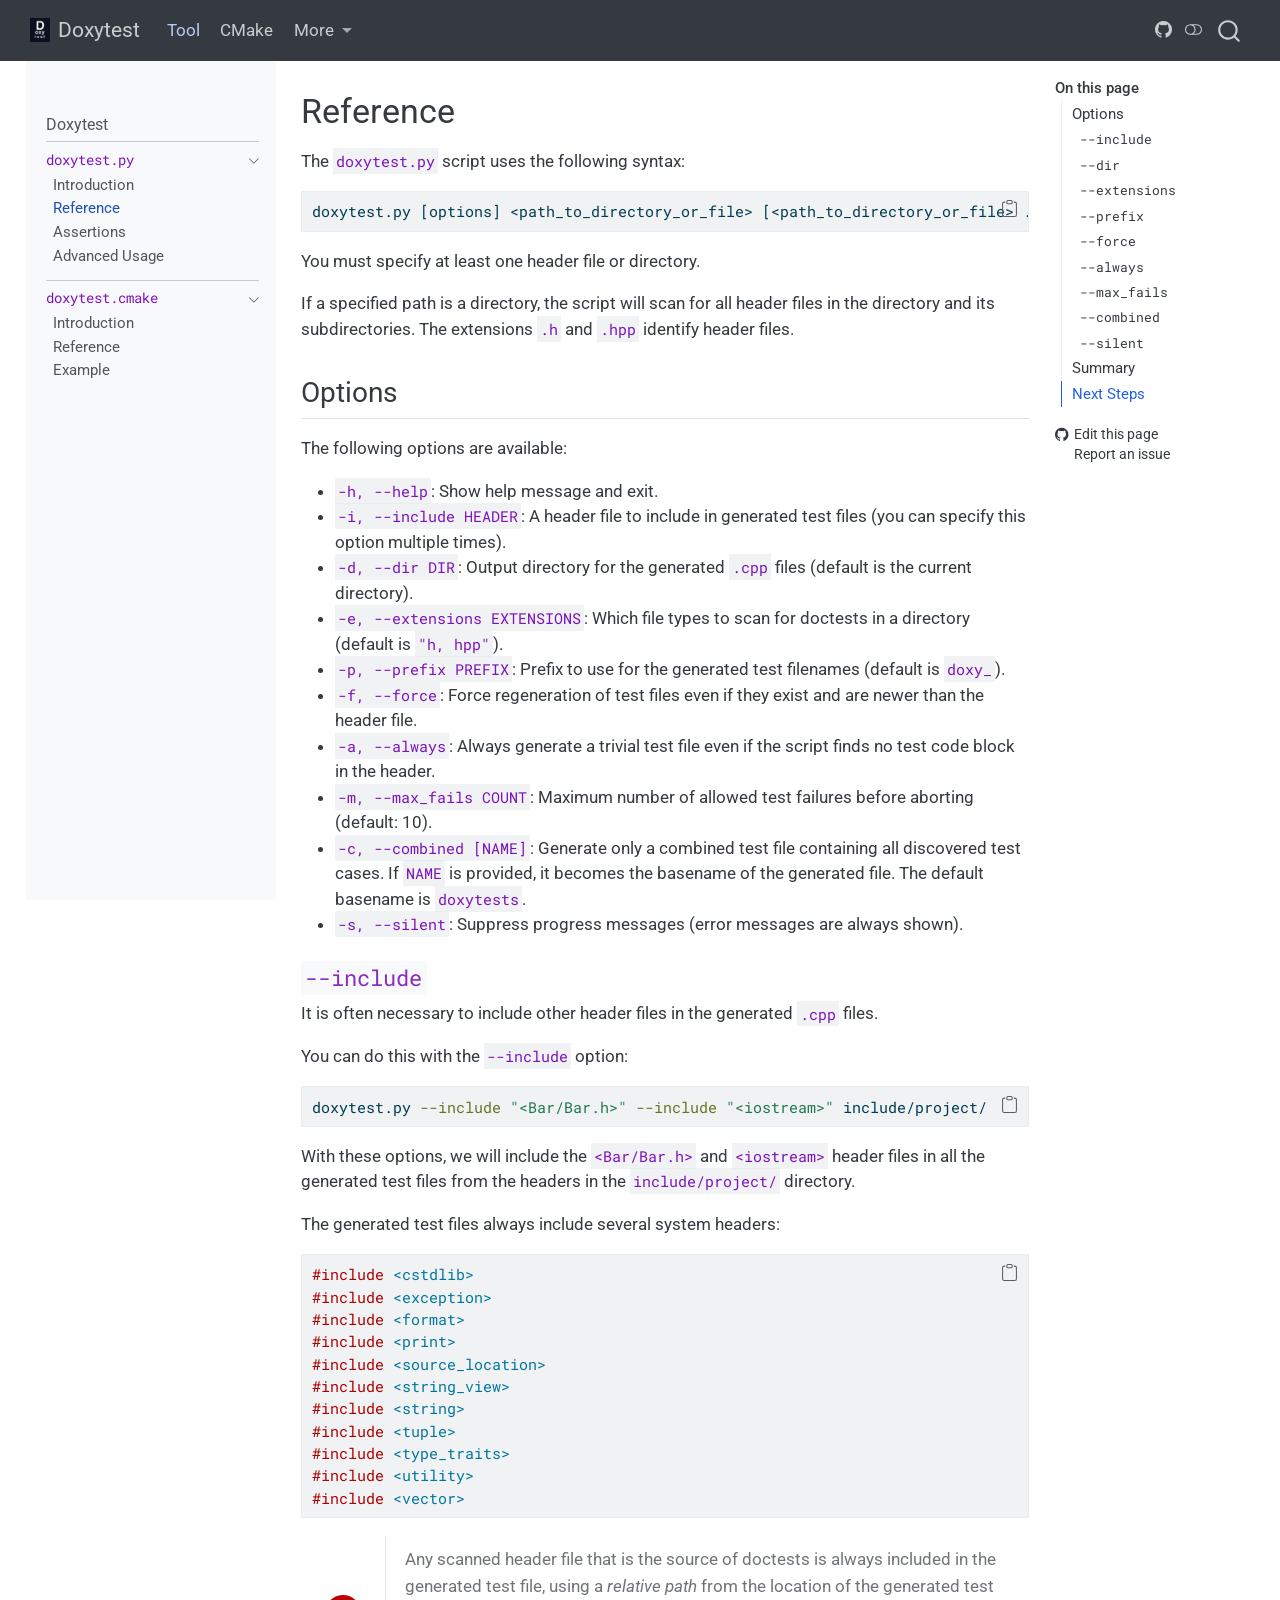
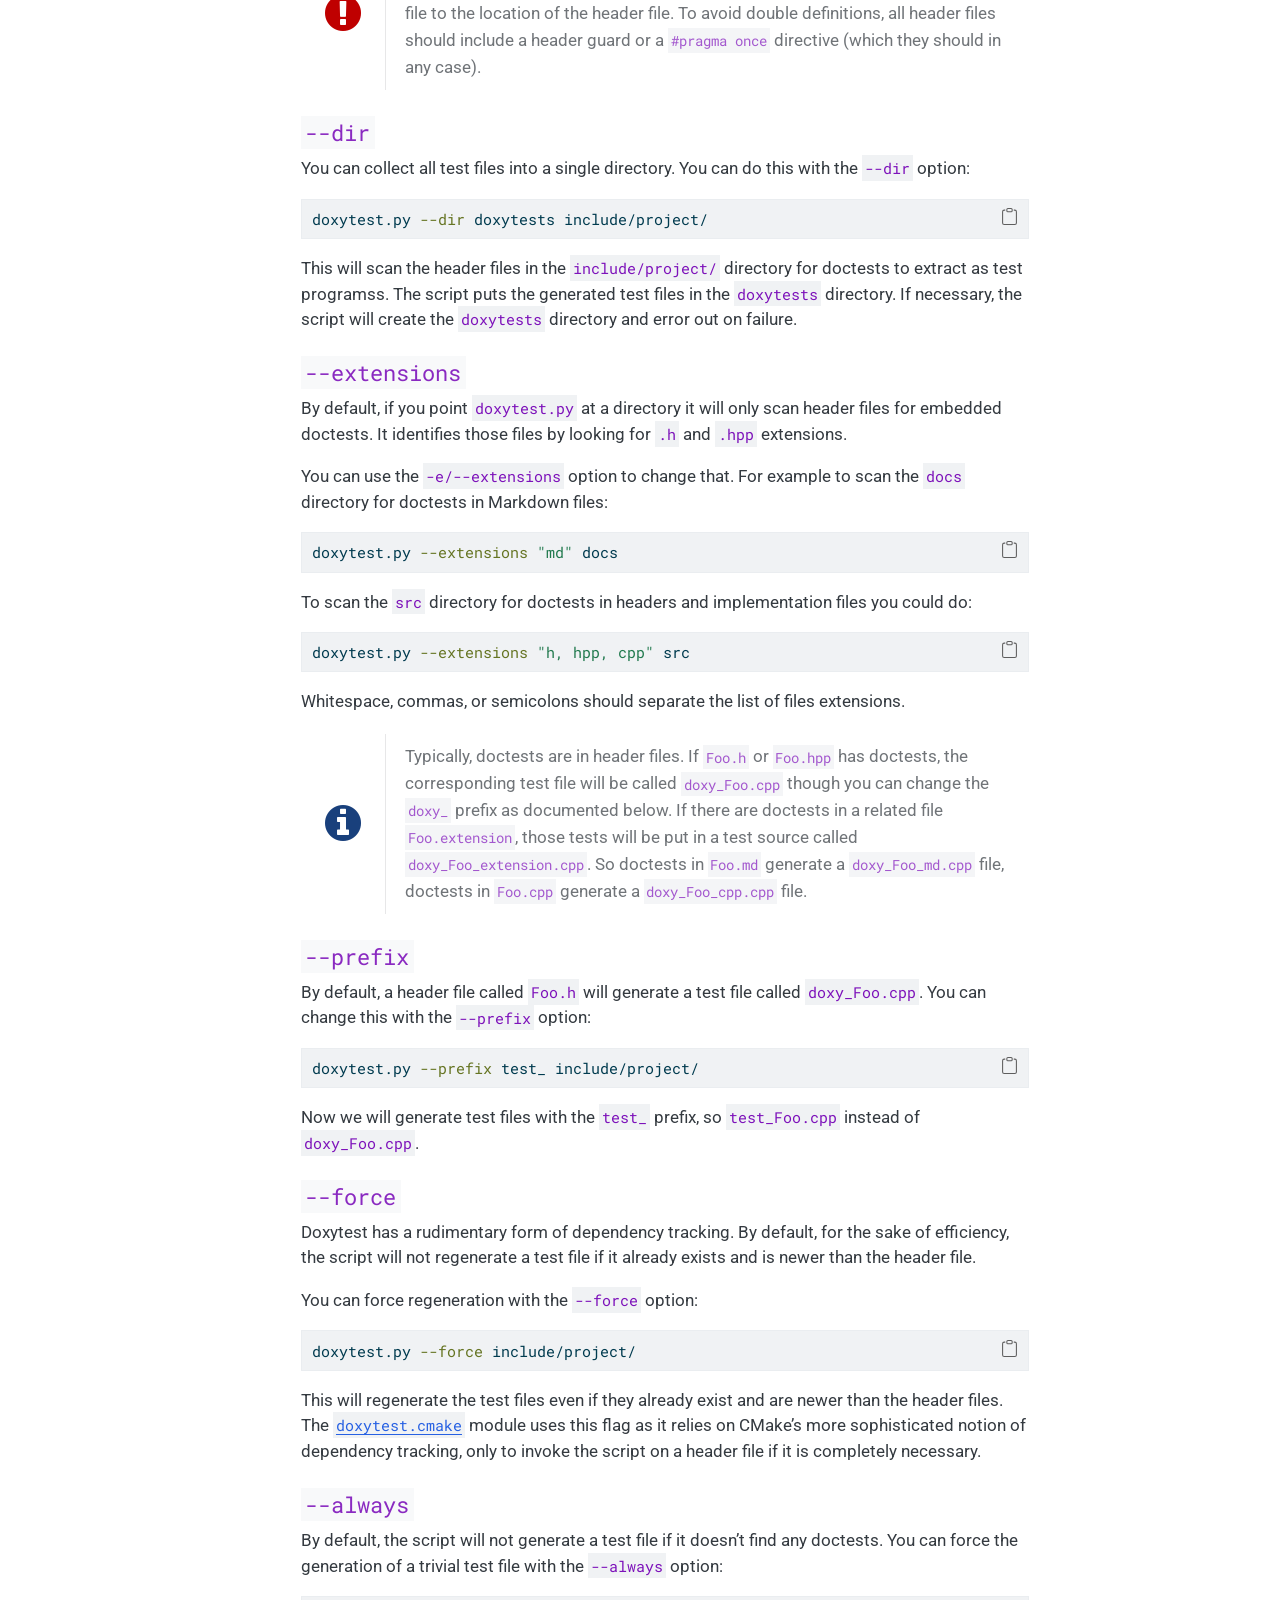
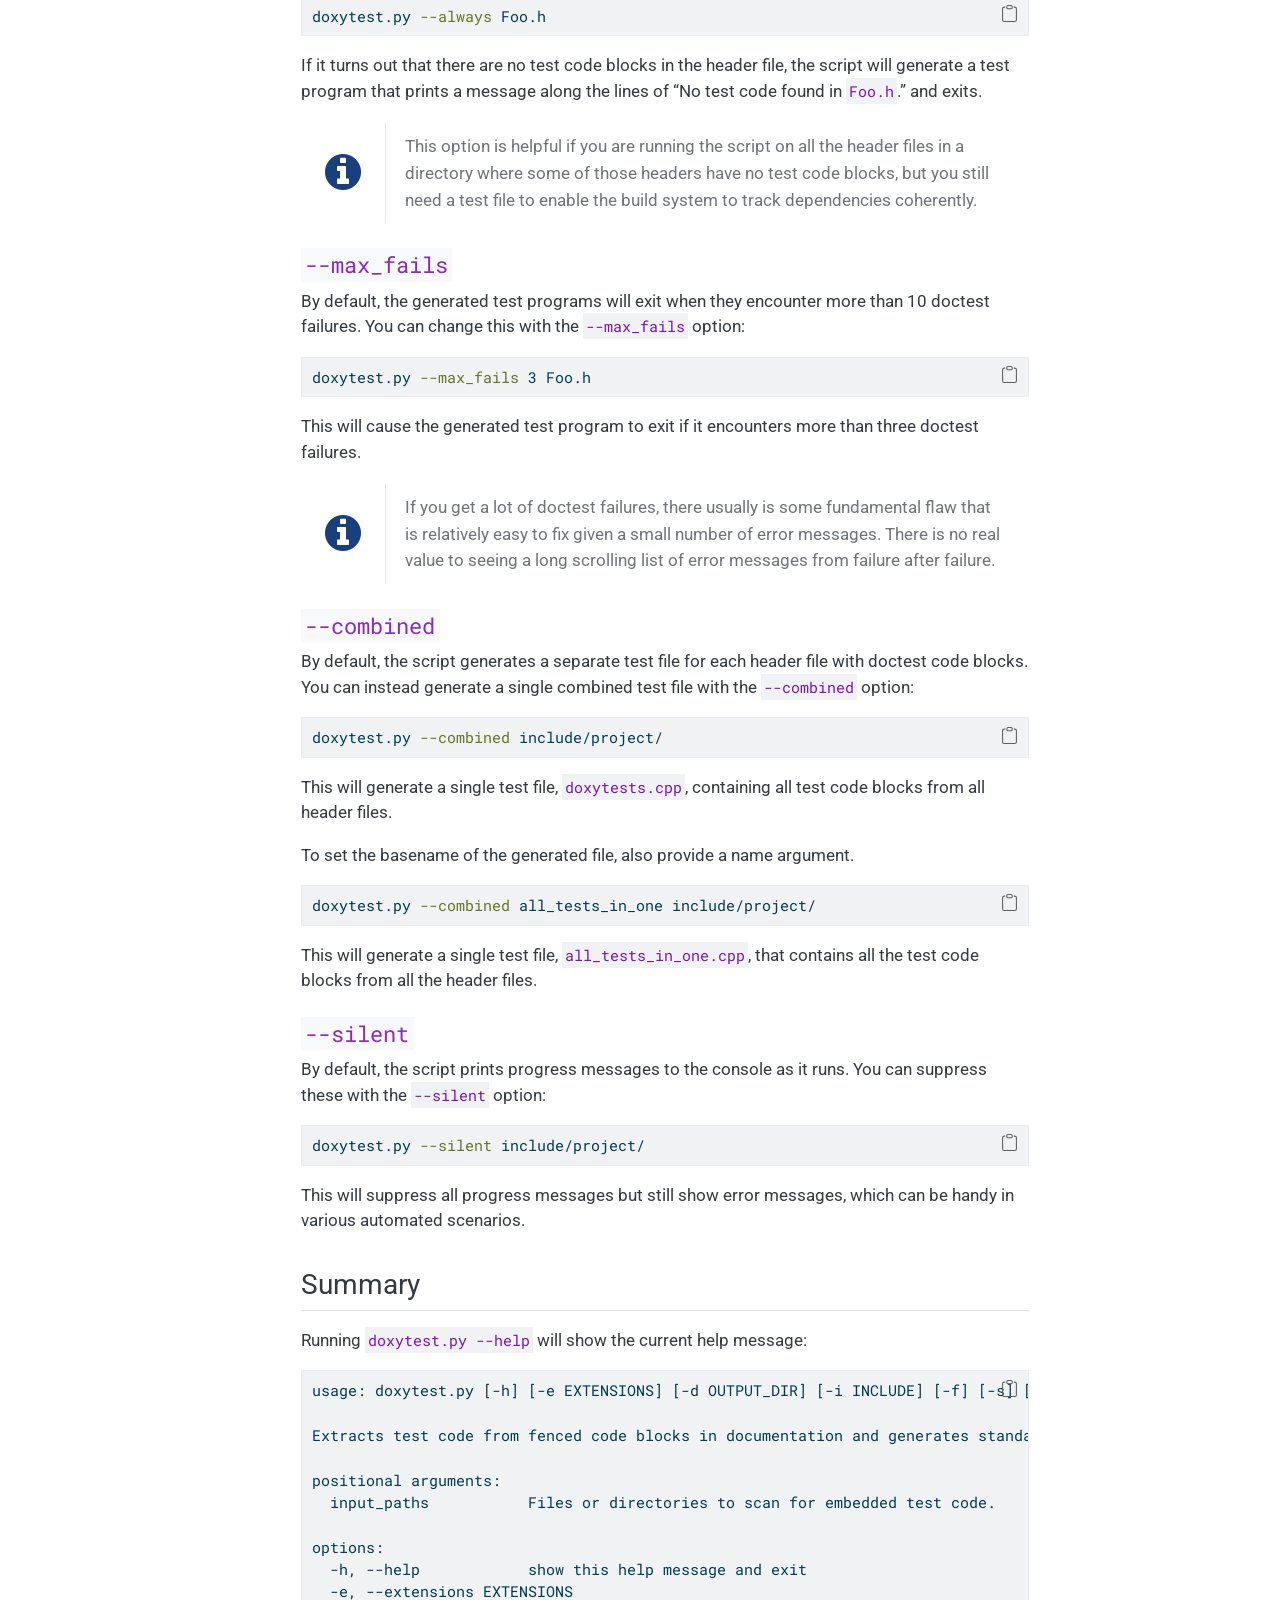
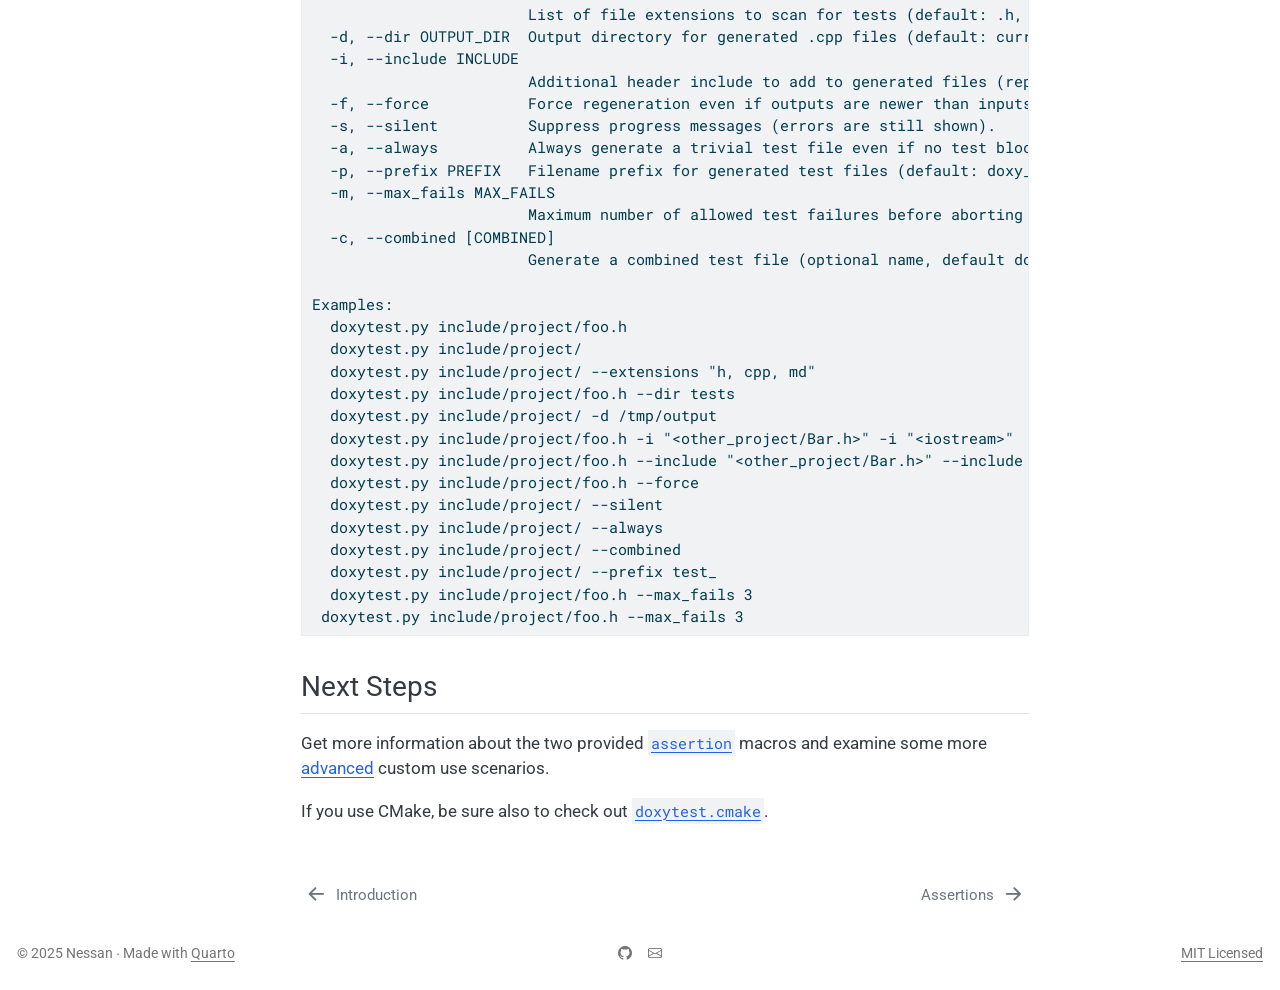
<file: pages/script/reference.html>
<!DOCTYPE html>
<html xmlns="http://www.w3.org/1999/xhtml" lang="en" xml:lang="en"><head>

<meta charset="utf-8">
<meta name="generator" content="quarto-1.8.25">

<meta name="viewport" content="width=device-width, initial-scale=1.0, user-scalable=yes">


<title>Reference – Doxytest</title>
<style>
code{white-space: pre-wrap;}
span.smallcaps{font-variant: small-caps;}
div.columns{display: flex; gap: min(4vw, 1.5em);}
div.column{flex: auto; overflow-x: auto;}
div.hanging-indent{margin-left: 1.5em; text-indent: -1.5em;}
ul.task-list{list-style: none;}
ul.task-list li input[type="checkbox"] {
  width: 0.8em;
  margin: 0 0.8em 0.2em -1em; /* quarto-specific, see https://github.com/quarto-dev/quarto-cli/issues/4556 */ 
  vertical-align: middle;
}
/* CSS for syntax highlighting */
html { -webkit-text-size-adjust: 100%; }
pre > code.sourceCode { white-space: pre; position: relative; }
pre > code.sourceCode > span { display: inline-block; line-height: 1.25; }
pre > code.sourceCode > span:empty { height: 1.2em; }
.sourceCode { overflow: visible; }
code.sourceCode > span { color: inherit; text-decoration: inherit; }
div.sourceCode { margin: 1em 0; }
pre.sourceCode { margin: 0; }
@media screen {
div.sourceCode { overflow: auto; }
}
@media print {
pre > code.sourceCode { white-space: pre-wrap; }
pre > code.sourceCode > span { text-indent: -5em; padding-left: 5em; }
}
pre.numberSource code
  { counter-reset: source-line 0; }
pre.numberSource code > span
  { position: relative; left: -4em; counter-increment: source-line; }
pre.numberSource code > span > a:first-child::before
  { content: counter(source-line);
    position: relative; left: -1em; text-align: right; vertical-align: baseline;
    border: none; display: inline-block;
    -webkit-touch-callout: none; -webkit-user-select: none;
    -khtml-user-select: none; -moz-user-select: none;
    -ms-user-select: none; user-select: none;
    padding: 0 4px; width: 4em;
  }
pre.numberSource { margin-left: 3em;  padding-left: 4px; }
div.sourceCode
  {   }
@media screen {
pre > code.sourceCode > span > a:first-child::before { text-decoration: underline; }
}
</style>


<script src="../../site_libs/quarto-nav/quarto-nav.js"></script>
<script src="../../site_libs/clipboard/clipboard.min.js"></script>
<script src="../../site_libs/quarto-search/autocomplete.umd.js"></script>
<script src="../../site_libs/quarto-search/fuse.min.js"></script>
<script src="../../site_libs/quarto-search/quarto-search.js"></script>
<meta name="quarto:offset" content="../../">
<link href="../../pages/script/assertions.html" rel="next">
<link href="../../pages/script/index.html" rel="prev">
<link href="../../images/logo.svg" rel="icon" type="image/svg+xml">
<script src="../../site_libs/quarto-html/quarto.js" type="module"></script>
<script src="../../site_libs/quarto-html/tabsets/tabsets.js" type="module"></script>
<script src="../../site_libs/quarto-html/axe/axe-check.js" type="module"></script>
<script src="../../site_libs/quarto-html/popper.min.js"></script>
<script src="../../site_libs/quarto-html/tippy.umd.min.js"></script>
<script src="../../site_libs/quarto-html/anchor.min.js"></script>
<link href="../../site_libs/quarto-html/tippy.css" rel="stylesheet">
<link href="../../site_libs/quarto-html/quarto-syntax-highlighting-cd4e4562af9062d9f200841793bf5c06.css" rel="stylesheet" class="quarto-color-scheme" id="quarto-text-highlighting-styles">
<link href="../../site_libs/quarto-html/quarto-syntax-highlighting-dark-42da390b1251f2a7a621bc99940f6342.css" rel="stylesheet" class="quarto-color-scheme quarto-color-alternate" id="quarto-text-highlighting-styles">
<link href="../../site_libs/quarto-html/quarto-syntax-highlighting-cd4e4562af9062d9f200841793bf5c06.css" rel="stylesheet" class="quarto-color-scheme-extra" id="quarto-text-highlighting-styles">
<script src="../../site_libs/bootstrap/bootstrap.min.js"></script>
<link href="../../site_libs/bootstrap/bootstrap-icons.css" rel="stylesheet">
<link href="../../site_libs/bootstrap/bootstrap-f64d3cc6d510363a8df64d83128550f2.min.css" rel="stylesheet" append-hash="true" class="quarto-color-scheme" id="quarto-bootstrap" data-mode="light">
<link href="../../site_libs/bootstrap/bootstrap-dark-872cdecd6121a61d6fad0543e29579e4.min.css" rel="stylesheet" append-hash="true" class="quarto-color-scheme quarto-color-alternate" id="quarto-bootstrap" data-mode="dark">
<link href="../../site_libs/bootstrap/bootstrap-f64d3cc6d510363a8df64d83128550f2.min.css" rel="stylesheet" append-hash="true" class="quarto-color-scheme-extra" id="quarto-bootstrap" data-mode="light">
<link href="../../site_libs/quarto-contrib/admonitions-1.0.0/admonitions.css" rel="stylesheet">
<script id="quarto-search-options" type="application/json">{
  "location": "navbar",
  "copy-button": false,
  "collapse-after": 3,
  "panel-placement": "end",
  "type": "overlay",
  "limit": 50,
  "keyboard-shortcut": [
    "f",
    "/",
    "s"
  ],
  "show-item-context": false,
  "language": {
    "search-no-results-text": "No results",
    "search-matching-documents-text": "matching documents",
    "search-copy-link-title": "Copy link to search",
    "search-hide-matches-text": "Hide additional matches",
    "search-more-match-text": "more match in this document",
    "search-more-matches-text": "more matches in this document",
    "search-clear-button-title": "Clear",
    "search-text-placeholder": "",
    "search-detached-cancel-button-title": "Cancel",
    "search-submit-button-title": "Submit",
    "search-label": "Search"
  }
}</script>
<script async="" src="https://www.googletagmanager.com/gtag/js?id=G-62CQE8TY0X"></script>

<script type="text/javascript">

window.dataLayer = window.dataLayer || [];
function gtag(){dataLayer.push(arguments);}
gtag('js', new Date());
gtag('config', 'G-62CQE8TY0X', { 'anonymize_ip': true});
</script>
<link rel="stylesheet" href="https://cdnjs.cloudflare.com/ajax/libs/font-awesome/4.7.0/css/font-awesome.min.css">


<meta property="og:title" content="Reference – Doxytest">
<meta property="og:description" content="">
<meta property="og:image" content="https://nessan.github.io/doxytest/pages/script/images/logo.svg">
<meta property="og:site_name" content="Doxytest">
</head>

<body class="nav-sidebar floating nav-fixed quarto-light"><script id="quarto-html-before-body" type="application/javascript">
    const toggleBodyColorMode = (bsSheetEl) => {
      const mode = bsSheetEl.getAttribute("data-mode");
      const bodyEl = window.document.querySelector("body");
      if (mode === "dark") {
        bodyEl.classList.add("quarto-dark");
        bodyEl.classList.remove("quarto-light");
      } else {
        bodyEl.classList.add("quarto-light");
        bodyEl.classList.remove("quarto-dark");
      }
    }
    const toggleBodyColorPrimary = () => {
      const bsSheetEl = window.document.querySelector("link#quarto-bootstrap:not([rel=disabled-stylesheet])");
      if (bsSheetEl) {
        toggleBodyColorMode(bsSheetEl);
      }
    }
    const setColorSchemeToggle = (alternate) => {
      const toggles = window.document.querySelectorAll('.quarto-color-scheme-toggle');
      for (let i=0; i < toggles.length; i++) {
        const toggle = toggles[i];
        if (toggle) {
          if (alternate) {
            toggle.classList.add("alternate");
          } else {
            toggle.classList.remove("alternate");
          }
        }
      }
    };
    const toggleColorMode = (alternate) => {
      // Switch the stylesheets
      const primaryStylesheets = window.document.querySelectorAll('link.quarto-color-scheme:not(.quarto-color-alternate)');
      const alternateStylesheets = window.document.querySelectorAll('link.quarto-color-scheme.quarto-color-alternate');
      manageTransitions('#quarto-margin-sidebar .nav-link', false);
      if (alternate) {
        // note: dark is layered on light, we don't disable primary!
        enableStylesheet(alternateStylesheets);
        for (const sheetNode of alternateStylesheets) {
          if (sheetNode.id === "quarto-bootstrap") {
            toggleBodyColorMode(sheetNode);
          }
        }
      } else {
        disableStylesheet(alternateStylesheets);
        enableStylesheet(primaryStylesheets)
        toggleBodyColorPrimary();
      }
      manageTransitions('#quarto-margin-sidebar .nav-link', true);
      // Switch the toggles
      setColorSchemeToggle(alternate)
      // Hack to workaround the fact that safari doesn't
      // properly recolor the scrollbar when toggling (#1455)
      if (navigator.userAgent.indexOf('Safari') > 0 && navigator.userAgent.indexOf('Chrome') == -1) {
        manageTransitions("body", false);
        window.scrollTo(0, 1);
        setTimeout(() => {
          window.scrollTo(0, 0);
          manageTransitions("body", true);
        }, 40);
      }
    }
    const disableStylesheet = (stylesheets) => {
      for (let i=0; i < stylesheets.length; i++) {
        const stylesheet = stylesheets[i];
        stylesheet.rel = 'disabled-stylesheet';
      }
    }
    const enableStylesheet = (stylesheets) => {
      for (let i=0; i < stylesheets.length; i++) {
        const stylesheet = stylesheets[i];
        if(stylesheet.rel !== 'stylesheet') { // for Chrome, which will still FOUC without this check
          stylesheet.rel = 'stylesheet';
        }
      }
    }
    const manageTransitions = (selector, allowTransitions) => {
      const els = window.document.querySelectorAll(selector);
      for (let i=0; i < els.length; i++) {
        const el = els[i];
        if (allowTransitions) {
          el.classList.remove('notransition');
        } else {
          el.classList.add('notransition');
        }
      }
    }
    const isFileUrl = () => {
      return window.location.protocol === 'file:';
    }
    const hasAlternateSentinel = () => {
      let styleSentinel = getColorSchemeSentinel();
      if (styleSentinel !== null) {
        return styleSentinel === "alternate";
      } else {
        return false;
      }
    }
    const setStyleSentinel = (alternate) => {
      const value = alternate ? "alternate" : "default";
      if (!isFileUrl()) {
        window.localStorage.setItem("quarto-color-scheme", value);
      } else {
        localAlternateSentinel = value;
      }
    }
    const getColorSchemeSentinel = () => {
      if (!isFileUrl()) {
        const storageValue = window.localStorage.getItem("quarto-color-scheme");
        return storageValue != null ? storageValue : localAlternateSentinel;
      } else {
        return localAlternateSentinel;
      }
    }
    const toggleGiscusIfUsed = (isAlternate, darkModeDefault) => {
      const baseTheme = document.querySelector('#giscus-base-theme')?.value ?? 'light';
      const alternateTheme = document.querySelector('#giscus-alt-theme')?.value ?? 'dark';
      let newTheme = '';
      if(authorPrefersDark) {
        newTheme = isAlternate ? baseTheme : alternateTheme;
      } else {
        newTheme = isAlternate ? alternateTheme : baseTheme;
      }
      const changeGiscusTheme = () => {
        // From: https://github.com/giscus/giscus/issues/336
        const sendMessage = (message) => {
          const iframe = document.querySelector('iframe.giscus-frame');
          if (!iframe) return;
          iframe.contentWindow.postMessage({ giscus: message }, 'https://giscus.app');
        }
        sendMessage({
          setConfig: {
            theme: newTheme
          }
        });
      }
      const isGiscussLoaded = window.document.querySelector('iframe.giscus-frame') !== null;
      if (isGiscussLoaded) {
        changeGiscusTheme();
      }
    };
    const authorPrefersDark = false;
    const darkModeDefault = authorPrefersDark;
      document.querySelector('link#quarto-text-highlighting-styles.quarto-color-scheme-extra').rel = 'disabled-stylesheet';
      document.querySelector('link#quarto-bootstrap.quarto-color-scheme-extra').rel = 'disabled-stylesheet';
    let localAlternateSentinel = darkModeDefault ? 'alternate' : 'default';
    // Dark / light mode switch
    window.quartoToggleColorScheme = () => {
      // Read the current dark / light value
      let toAlternate = !hasAlternateSentinel();
      toggleColorMode(toAlternate);
      setStyleSentinel(toAlternate);
      toggleGiscusIfUsed(toAlternate, darkModeDefault);
      window.dispatchEvent(new Event('resize'));
    };
    // Switch to dark mode if need be
    if (hasAlternateSentinel()) {
      toggleColorMode(true);
    } else {
      toggleColorMode(false);
    }
  </script>

<div id="quarto-search-results"></div>
  <header id="quarto-header" class="headroom fixed-top">
    <nav class="navbar navbar-expand-lg " data-bs-theme="dark">
      <div class="navbar-container container-fluid">
      <div class="navbar-brand-container mx-auto">
    <a href="../../index.html" class="navbar-brand navbar-brand-logo">
    <img src="../../images/logo.svg" alt="The Doxytest logo" class="navbar-logo light-content">
    <img src="../../images/logo.svg" alt="The Doxytest logo" class="navbar-logo dark-content">
    </a>
    <a class="navbar-brand" href="../../index.html">
    <span class="navbar-title">Doxytest</span>
    </a>
  </div>
            <div id="quarto-search" class="" title="Search"></div>
          <button class="navbar-toggler" type="button" data-bs-toggle="collapse" data-bs-target="#navbarCollapse" aria-controls="navbarCollapse" role="menu" aria-expanded="false" aria-label="Toggle navigation" onclick="if (window.quartoToggleHeadroom) { window.quartoToggleHeadroom(); }">
  <span class="navbar-toggler-icon"></span>
</button>
          <div class="collapse navbar-collapse" id="navbarCollapse">
            <ul class="navbar-nav navbar-nav-scroll me-auto">
  <li class="nav-item">
    <a class="nav-link active" href="../../pages/script/index.html" aria-current="page"> 
<span class="menu-text">Tool</span></a>
  </li>  
  <li class="nav-item">
    <a class="nav-link" href="../../pages/cmake/index.html"> 
<span class="menu-text">CMake</span></a>
  </li>  
  <li class="nav-item dropdown ">
    <a class="nav-link dropdown-toggle" href="#" id="nav-menu-more" role="link" data-bs-toggle="dropdown" aria-expanded="false">
 <span class="menu-text">More</span>
    </a>
    <ul class="dropdown-menu" aria-labelledby="nav-menu-more">    
        <li>
    <a class="dropdown-item" href="https://github.com/nessan/doxytest"><i class="bi bi-github" role="img">
</i> 
 <span class="dropdown-text">Project Repo</span></a>
  </li>  
        <li>
    <a class="dropdown-item" href="https://github.com/nessan/doxytest/issues"><i class="bi bi-bug" role="img">
</i> 
 <span class="dropdown-text">Report a Bug</span></a>
  </li>  
        <li>
    <a class="dropdown-item" href="mailto:nzznfitz+gh@icloud.com"><i class="bi bi-chat-right-text" role="img">
</i> 
 <span class="dropdown-text">Ask a Question</span></a>
  </li>  
    </ul>
  </li>
</ul>
          </div> <!-- /navcollapse -->
            <div class="quarto-navbar-tools">
    <a href="https://github.com/nessan/doxytest" title="GitHub repo" class="quarto-navigation-tool px-1" aria-label="GitHub repo"><i class="bi bi-github"></i></a>
  <a href="" class="quarto-color-scheme-toggle quarto-navigation-tool  px-1" onclick="window.quartoToggleColorScheme(); return false;" title="Toggle dark mode"><i class="bi"></i></a>
</div>
      </div> <!-- /container-fluid -->
    </nav>
  <nav class="quarto-secondary-nav">
    <div class="container-fluid d-flex">
      <button type="button" class="quarto-btn-toggle btn" data-bs-toggle="collapse" role="button" data-bs-target=".quarto-sidebar-collapse-item" aria-controls="quarto-sidebar" aria-expanded="false" aria-label="Toggle sidebar navigation" onclick="if (window.quartoToggleHeadroom) { window.quartoToggleHeadroom(); }">
        <i class="bi bi-layout-text-sidebar-reverse"></i>
      </button>
        <a class="flex-grow-1 no-decor" role="navigation" data-bs-toggle="collapse" data-bs-target=".quarto-sidebar-collapse-item" aria-controls="quarto-sidebar" aria-expanded="false" aria-label="Toggle sidebar navigation" onclick="if (window.quartoToggleHeadroom) { window.quartoToggleHeadroom(); }">      
          <h1 class="quarto-secondary-nav-title">Reference</h1>
        </a>     
    </div>
  </nav>
</header>
<!-- content -->
<div id="quarto-content" class="quarto-container page-columns page-rows-contents page-layout-article page-navbar">
<!-- sidebar -->
  <nav id="quarto-sidebar" class="sidebar collapse collapse-horizontal quarto-sidebar-collapse-item sidebar-navigation floating overflow-auto">
    <div class="pt-lg-2 mt-2 text-left sidebar-header">
      <a href="../../index.html" class="sidebar-logo-link">
      </a>
      </div>
    <div class="sidebar-menu-container"> 
    <ul class="list-unstyled mt-1">
        <li class="sidebar-item">
  <div class="sidebar-item-container"> 
  <a href="../../pages/index.html" class="sidebar-item-text sidebar-link">
 <span class="menu-text">Doxytest</span></a>
  </div>
</li>
        <li class="px-0"><hr class="sidebar-divider hi "></li>
        <li class="sidebar-item sidebar-item-section">
      <div class="sidebar-item-container"> 
            <a class="sidebar-item-text sidebar-link text-start" data-bs-toggle="collapse" data-bs-target="#quarto-sidebar-section-1" role="navigation" aria-expanded="true">
 <span class="menu-text"><code>doxytest.py</code></span></a>
          <a class="sidebar-item-toggle text-start" data-bs-toggle="collapse" data-bs-target="#quarto-sidebar-section-1" role="navigation" aria-expanded="true" aria-label="Toggle section">
            <i class="bi bi-chevron-right ms-2"></i>
          </a> 
      </div>
      <ul id="quarto-sidebar-section-1" class="collapse list-unstyled sidebar-section depth1 show">  
          <li class="sidebar-item">
  <div class="sidebar-item-container"> 
  <a href="../../pages/script/index.html" class="sidebar-item-text sidebar-link">
 <span class="menu-text">Introduction</span></a>
  </div>
</li>
          <li class="sidebar-item">
  <div class="sidebar-item-container"> 
  <a href="../../pages/script/reference.html" class="sidebar-item-text sidebar-link active">
 <span class="menu-text">Reference</span></a>
  </div>
</li>
          <li class="sidebar-item">
  <div class="sidebar-item-container"> 
  <a href="../../pages/script/assertions.html" class="sidebar-item-text sidebar-link">
 <span class="menu-text">Assertions</span></a>
  </div>
</li>
          <li class="sidebar-item">
  <div class="sidebar-item-container"> 
  <a href="../../pages/script/advanced.html" class="sidebar-item-text sidebar-link">
 <span class="menu-text">Advanced Usage</span></a>
  </div>
</li>
      </ul>
  </li>
        <li class="px-0"><hr class="sidebar-divider hi "></li>
        <li class="sidebar-item sidebar-item-section">
      <div class="sidebar-item-container"> 
            <a class="sidebar-item-text sidebar-link text-start" data-bs-toggle="collapse" data-bs-target="#quarto-sidebar-section-2" role="navigation" aria-expanded="true">
 <span class="menu-text"><code>doxytest.cmake</code></span></a>
          <a class="sidebar-item-toggle text-start" data-bs-toggle="collapse" data-bs-target="#quarto-sidebar-section-2" role="navigation" aria-expanded="true" aria-label="Toggle section">
            <i class="bi bi-chevron-right ms-2"></i>
          </a> 
      </div>
      <ul id="quarto-sidebar-section-2" class="collapse list-unstyled sidebar-section depth1 show">  
          <li class="sidebar-item">
  <div class="sidebar-item-container"> 
  <a href="../../pages/cmake/index.html" class="sidebar-item-text sidebar-link">
 <span class="menu-text">Introduction</span></a>
  </div>
</li>
          <li class="sidebar-item">
  <div class="sidebar-item-container"> 
  <a href="../../pages/cmake/index.html#reference" class="sidebar-item-text sidebar-link">
 <span class="menu-text">Reference</span></a>
  </div>
</li>
          <li class="sidebar-item">
  <div class="sidebar-item-container"> 
  <a href="../../pages/cmake/index.html#example" class="sidebar-item-text sidebar-link">
 <span class="menu-text">Example</span></a>
  </div>
</li>
      </ul>
  </li>
    </ul>
    </div>
</nav>
<div id="quarto-sidebar-glass" class="quarto-sidebar-collapse-item" data-bs-toggle="collapse" data-bs-target=".quarto-sidebar-collapse-item"></div>
<!-- margin-sidebar -->
    <div id="quarto-margin-sidebar" class="sidebar margin-sidebar">
        <nav id="TOC" role="doc-toc" class="toc-active" data-toc-expanded="99">
    <h2 id="toc-title">On this page</h2>
   
  <ul>
  <li><a href="#options" id="toc-options" class="nav-link active" data-scroll-target="#options">Options</a>
  <ul class="collapse">
  <li><a href="#include" id="toc-include" class="nav-link" data-scroll-target="#include"><code>--include</code></a></li>
  <li><a href="#dir" id="toc-dir" class="nav-link" data-scroll-target="#dir"><code>--dir</code></a></li>
  <li><a href="#extensions" id="toc-extensions" class="nav-link" data-scroll-target="#extensions"><code>--extensions</code></a></li>
  <li><a href="#prefix" id="toc-prefix" class="nav-link" data-scroll-target="#prefix"><code>--prefix</code></a></li>
  <li><a href="#force" id="toc-force" class="nav-link" data-scroll-target="#force"><code>--force</code></a></li>
  <li><a href="#always" id="toc-always" class="nav-link" data-scroll-target="#always"><code>--always</code></a></li>
  <li><a href="#max_fails" id="toc-max_fails" class="nav-link" data-scroll-target="#max_fails"><code>--max_fails</code></a></li>
  <li><a href="#combined" id="toc-combined" class="nav-link" data-scroll-target="#combined"><code>--combined</code></a></li>
  <li><a href="#silent" id="toc-silent" class="nav-link" data-scroll-target="#silent"><code>--silent</code></a></li>
  </ul></li>
  <li><a href="#summary" id="toc-summary" class="nav-link" data-scroll-target="#summary">Summary</a></li>
  <li><a href="#next-steps" id="toc-next-steps" class="nav-link" data-scroll-target="#next-steps">Next Steps</a></li>
  </ul>
<div class="toc-actions"><ul><li><a href="https://github.com/nessan/doxytest/edit/main/docs/pages/script/reference.qmd" class="toc-action"><i class="bi bi-github"></i>Edit this page</a></li><li><a href="https://github.com/nessan/doxytest/issues/new/choose" class="toc-action"><i class="bi empty"></i>Report an issue</a></li></ul></div></nav>
    </div>
<!-- main -->
<main class="content" id="quarto-document-content">


<header id="title-block-header" class="quarto-title-block default">
<div class="quarto-title">
<h1 class="title d-none d-lg-block">Reference</h1>
</div>



<div class="quarto-title-meta">

    
  
    
  </div>
  


</header>


<p>The <code>doxytest.py</code> script uses the following syntax:</p>
<div class="code-copy-outer-scaffold"><div class="sourceCode" id="cb1"><pre class="sourceCode txt code-with-copy"><code class="sourceCode default"><span id="cb1-1"><a href="#cb1-1" aria-hidden="true" tabindex="-1"></a>doxytest.py [options] &lt;path_to_directory_or_file&gt; [&lt;path_to_directory_or_file&gt; ...]</span></code></pre></div><button title="Copy to Clipboard" class="code-copy-button"><i class="bi"></i></button></div>
<p>You must specify at least one header file or directory.</p>
<p>If a specified path is a directory, the script will scan for all header files in the directory and its subdirectories. The extensions <code>.h</code> and <code>.hpp</code> identify header files.</p>
<section id="options" class="level2">
<h2 class="anchored" data-anchor-id="options">Options</h2>
<p>The following options are available:</p>
<ul>
<li><code>-h, --help</code>: Show help message and exit.</li>
<li><code>-i, --include HEADER</code>: A header file to include in generated test files (you can specify this option multiple times).</li>
<li><code>-d, --dir DIR</code>: Output directory for the generated <code>.cpp</code> files (default is the current directory).</li>
<li><code>-e, --extensions EXTENSIONS</code>: Which file types to scan for doctests in a directory (default is <code>"h, hpp"</code>).</li>
<li><code>-p, --prefix PREFIX</code>: Prefix to use for the generated test filenames (default is <code>doxy_</code>).</li>
<li><code>-f, --force</code>: Force regeneration of test files even if they exist and are newer than the header file.</li>
<li><code>-a, --always</code>: Always generate a trivial test file even if the script finds no test code block in the header.</li>
<li><code>-m, --max_fails COUNT</code>: Maximum number of allowed test failures before aborting (default: 10).</li>
<li><code>-c, --combined [NAME]</code>: Generate only a combined test file containing all discovered test cases. If <code>NAME</code> is provided, it becomes the basename of the generated file. The default basename is <code>doxytests</code>.</li>
<li><code>-s, --silent</code>: Suppress progress messages (error messages are always shown).</li>
</ul>
<section id="include" class="level3">
<h3 class="anchored" data-anchor-id="include"><code>--include</code></h3>
<p>It is often necessary to include other header files in the generated <code>.cpp</code> files.</p>
<p>You can do this with the <code>--include</code> option:</p>
<div class="code-copy-outer-scaffold"><div class="sourceCode" id="cb2"><pre class="sourceCode sh code-with-copy"><code class="sourceCode bash"><span id="cb2-1"><a href="#cb2-1" aria-hidden="true" tabindex="-1"></a><span class="ex">doxytest.py</span> <span class="at">--include</span> <span class="st">"&lt;Bar/Bar.h&gt;"</span> <span class="at">--include</span> <span class="st">"&lt;iostream&gt;"</span> include/project/</span></code></pre></div><button title="Copy to Clipboard" class="code-copy-button"><i class="bi"></i></button></div>
<p>With these options, we will include the <code>&lt;Bar/Bar.h&gt;</code> and <code>&lt;iostream&gt;</code> header files in all the generated test files from the headers in the <code>include/project/</code> directory.</p>
<p>The generated test files always include several system headers:</p>
<div class="code-copy-outer-scaffold"><div class="sourceCode" id="cb3"><pre class="sourceCode cpp code-with-copy"><code class="sourceCode cpp"><span id="cb3-1"><a href="#cb3-1" aria-hidden="true" tabindex="-1"></a><span class="pp">#include </span><span class="im">&lt;cstdlib&gt;</span></span>
<span id="cb3-2"><a href="#cb3-2" aria-hidden="true" tabindex="-1"></a><span class="pp">#include </span><span class="im">&lt;exception&gt;</span></span>
<span id="cb3-3"><a href="#cb3-3" aria-hidden="true" tabindex="-1"></a><span class="pp">#include </span><span class="im">&lt;format&gt;</span></span>
<span id="cb3-4"><a href="#cb3-4" aria-hidden="true" tabindex="-1"></a><span class="pp">#include </span><span class="im">&lt;print&gt;</span></span>
<span id="cb3-5"><a href="#cb3-5" aria-hidden="true" tabindex="-1"></a><span class="pp">#include </span><span class="im">&lt;source_location&gt;</span></span>
<span id="cb3-6"><a href="#cb3-6" aria-hidden="true" tabindex="-1"></a><span class="pp">#include </span><span class="im">&lt;string_view&gt;</span></span>
<span id="cb3-7"><a href="#cb3-7" aria-hidden="true" tabindex="-1"></a><span class="pp">#include </span><span class="im">&lt;string&gt;</span></span>
<span id="cb3-8"><a href="#cb3-8" aria-hidden="true" tabindex="-1"></a><span class="pp">#include </span><span class="im">&lt;tuple&gt;</span></span>
<span id="cb3-9"><a href="#cb3-9" aria-hidden="true" tabindex="-1"></a><span class="pp">#include </span><span class="im">&lt;type_traits&gt;</span></span>
<span id="cb3-10"><a href="#cb3-10" aria-hidden="true" tabindex="-1"></a><span class="pp">#include </span><span class="im">&lt;utility&gt;</span></span>
<span id="cb3-11"><a href="#cb3-11" aria-hidden="true" tabindex="-1"></a><span class="pp">#include </span><span class="im">&lt;vector&gt;</span></span></code></pre></div><button title="Copy to Clipboard" class="code-copy-button"><i class="bi"></i></button></div>
<div class="admonition important">
    <table><tbody><tr>
    <td class="icon"> <i class="fa icon-important" title="Important"></i></td>
    <td class="content">
    
Any scanned header file that is the source of doctests is always included in the generated test file, using a <em>relative path</em> from the location of the generated test file to the location of the header file. To avoid double definitions, all header files should include a header guard or a <code>#pragma once</code> directive (which they should in any case).
</td></tr></tbody></table></div>
</section>
<section id="dir" class="level3">
<h3 class="anchored" data-anchor-id="dir"><code>--dir</code></h3>
<p>You can collect all test files into a single directory. You can do this with the <code>--dir</code> option:</p>
<div class="code-copy-outer-scaffold"><div class="sourceCode" id="cb4"><pre class="sourceCode sh code-with-copy"><code class="sourceCode bash"><span id="cb4-1"><a href="#cb4-1" aria-hidden="true" tabindex="-1"></a><span class="ex">doxytest.py</span> <span class="at">--dir</span> doxytests include/project/</span></code></pre></div><button title="Copy to Clipboard" class="code-copy-button"><i class="bi"></i></button></div>
<p>This will scan the header files in the <code>include/project/</code> directory for doctests to extract as test programss. The script puts the generated test files in the <code>doxytests</code> directory. If necessary, the script will create the <code>doxytests</code> directory and error out on failure.</p>
</section>
<section id="extensions" class="level3">
<h3 class="anchored" data-anchor-id="extensions"><code>--extensions</code></h3>
<p>By default, if you point <code>doxytest.py</code> at a directory it will only scan header files for embedded doctests. It identifies those files by looking for <code>.h</code> and <code>.hpp</code> extensions.</p>
<p>You can use the <code>-e/--extensions</code> option to change that. For example to scan the <code>docs</code> directory for doctests in Markdown files:</p>
<div class="code-copy-outer-scaffold"><div class="sourceCode" id="cb5"><pre class="sourceCode sh code-with-copy"><code class="sourceCode bash"><span id="cb5-1"><a href="#cb5-1" aria-hidden="true" tabindex="-1"></a><span class="ex">doxytest.py</span> <span class="at">--extensions</span> <span class="st">"md"</span> docs</span></code></pre></div><button title="Copy to Clipboard" class="code-copy-button"><i class="bi"></i></button></div>
<p>To scan the <code>src</code> directory for doctests in headers and implementation files you could do:</p>
<div class="code-copy-outer-scaffold"><div class="sourceCode" id="cb6"><pre class="sourceCode sh code-with-copy"><code class="sourceCode bash"><span id="cb6-1"><a href="#cb6-1" aria-hidden="true" tabindex="-1"></a><span class="ex">doxytest.py</span> <span class="at">--extensions</span> <span class="st">"h, hpp, cpp"</span> src</span></code></pre></div><button title="Copy to Clipboard" class="code-copy-button"><i class="bi"></i></button></div>
<p>Whitespace, commas, or semicolons should separate the list of files extensions.</p>
<div class="admonition note">
    <table><tbody><tr>
    <td class="icon"> <i class="fa icon-note" title="Note"></i></td>
    <td class="content">
    
Typically, doctests are in header files. If <code>Foo.h</code> or <code>Foo.hpp</code> has doctests, the corresponding test file will be called <code>doxy_Foo.cpp</code> though you can change the <code>doxy_</code> prefix as documented below. If there are doctests in a related file <code>Foo.extension</code>, those tests will be put in a test source called <code>doxy_Foo_extension.cpp</code>. So doctests in <code>Foo.md</code> generate a <code>doxy_Foo_md.cpp</code> file, doctests in <code>Foo.cpp</code> generate a <code>doxy_Foo_cpp.cpp</code> file.
</td></tr></tbody></table></div>
</section>
<section id="prefix" class="level3">
<h3 class="anchored" data-anchor-id="prefix"><code>--prefix</code></h3>
<p>By default, a header file called <code>Foo.h</code> will generate a test file called <code>doxy_Foo.cpp</code>. You can change this with the <code>--prefix</code> option:</p>
<div class="code-copy-outer-scaffold"><div class="sourceCode" id="cb7"><pre class="sourceCode sh code-with-copy"><code class="sourceCode bash"><span id="cb7-1"><a href="#cb7-1" aria-hidden="true" tabindex="-1"></a><span class="ex">doxytest.py</span> <span class="at">--prefix</span> test_ include/project/</span></code></pre></div><button title="Copy to Clipboard" class="code-copy-button"><i class="bi"></i></button></div>
<p>Now we will generate test files with the <code>test_</code> prefix, so <code>test_Foo.cpp</code> instead of <code>doxy_Foo.cpp</code>.</p>
</section>
<section id="force" class="level3">
<h3 class="anchored" data-anchor-id="force"><code>--force</code></h3>
<p>Doxytest has a rudimentary form of dependency tracking. By default, for the sake of efficiency, the script will not regenerate a test file if it already exists and is newer than the header file.</p>
<p>You can force regeneration with the <code>--force</code> option:</p>
<div class="code-copy-outer-scaffold"><div class="sourceCode" id="cb8"><pre class="sourceCode sh code-with-copy"><code class="sourceCode bash"><span id="cb8-1"><a href="#cb8-1" aria-hidden="true" tabindex="-1"></a><span class="ex">doxytest.py</span> <span class="at">--force</span> include/project/</span></code></pre></div><button title="Copy to Clipboard" class="code-copy-button"><i class="bi"></i></button></div>
<p>This will regenerate the test files even if they already exist and are newer than the header files. The <a href="../../pages/cmake/index.html"><code>doxytest.cmake</code></a> module uses this flag as it relies on CMake’s more sophisticated notion of dependency tracking, only to invoke the script on a header file if it is completely necessary.</p>
</section>
<section id="always" class="level3">
<h3 class="anchored" data-anchor-id="always"><code>--always</code></h3>
<p>By default, the script will not generate a test file if it doesn’t find any doctests. You can force the generation of a trivial test file with the <code>--always</code> option:</p>
<div class="code-copy-outer-scaffold"><div class="sourceCode" id="cb9"><pre class="sourceCode sh code-with-copy"><code class="sourceCode bash"><span id="cb9-1"><a href="#cb9-1" aria-hidden="true" tabindex="-1"></a><span class="ex">doxytest.py</span> <span class="at">--always</span> Foo.h</span></code></pre></div><button title="Copy to Clipboard" class="code-copy-button"><i class="bi"></i></button></div>
<p>If it turns out that there are no test code blocks in the header file, the script will generate a test program that prints a message along the lines of “No test code found in <code>Foo.h</code>.” and exits.</p>
<div class="admonition note">
    <table><tbody><tr>
    <td class="icon"> <i class="fa icon-note" title="Note"></i></td>
    <td class="content">
    
This option is helpful if you are running the script on all the header files in a directory where some of those headers have no test code blocks, but you still need a test file to enable the build system to track dependencies coherently.
</td></tr></tbody></table></div>
</section>
<section id="max_fails" class="level3">
<h3 class="anchored" data-anchor-id="max_fails"><code>--max_fails</code></h3>
<p>By default, the generated test programs will exit when they encounter more than 10 doctest failures. You can change this with the <code>--max_fails</code> option:</p>
<div class="code-copy-outer-scaffold"><div class="sourceCode" id="cb10"><pre class="sourceCode sh code-with-copy"><code class="sourceCode bash"><span id="cb10-1"><a href="#cb10-1" aria-hidden="true" tabindex="-1"></a><span class="ex">doxytest.py</span> <span class="at">--max_fails</span> 3 Foo.h</span></code></pre></div><button title="Copy to Clipboard" class="code-copy-button"><i class="bi"></i></button></div>
<p>This will cause the generated test program to exit if it encounters more than three doctest failures.</p>
<div class="admonition note">
    <table><tbody><tr>
    <td class="icon"> <i class="fa icon-note" title="Note"></i></td>
    <td class="content">
    
If you get a lot of doctest failures, there usually is some fundamental flaw that is relatively easy to fix given a small number of error messages. There is no real value to seeing a long scrolling list of error messages from failure after failure.
</td></tr></tbody></table></div>
</section>
<section id="combined" class="level3">
<h3 class="anchored" data-anchor-id="combined"><code>--combined</code></h3>
<p>By default, the script generates a separate test file for each header file with doctest code blocks. You can instead generate a single combined test file with the <code>--combined</code> option:</p>
<div class="code-copy-outer-scaffold"><div class="sourceCode" id="cb11"><pre class="sourceCode sh code-with-copy"><code class="sourceCode bash"><span id="cb11-1"><a href="#cb11-1" aria-hidden="true" tabindex="-1"></a><span class="ex">doxytest.py</span> <span class="at">--combined</span> include/project/</span></code></pre></div><button title="Copy to Clipboard" class="code-copy-button"><i class="bi"></i></button></div>
<p>This will generate a single test file, <code>doxytests.cpp</code>, containing all test code blocks from all header files.</p>
<p>To set the basename of the generated file, also provide a name argument.</p>
<div class="code-copy-outer-scaffold"><div class="sourceCode" id="cb12"><pre class="sourceCode sh code-with-copy"><code class="sourceCode bash"><span id="cb12-1"><a href="#cb12-1" aria-hidden="true" tabindex="-1"></a><span class="ex">doxytest.py</span> <span class="at">--combined</span> all_tests_in_one include/project/</span></code></pre></div><button title="Copy to Clipboard" class="code-copy-button"><i class="bi"></i></button></div>
<p>This will generate a single test file, <code>all_tests_in_one.cpp</code>, that contains all the test code blocks from all the header files.</p>
</section>
<section id="silent" class="level3">
<h3 class="anchored" data-anchor-id="silent"><code>--silent</code></h3>
<p>By default, the script prints progress messages to the console as it runs. You can suppress these with the <code>--silent</code> option:</p>
<div class="code-copy-outer-scaffold"><div class="sourceCode" id="cb13"><pre class="sourceCode sh code-with-copy"><code class="sourceCode bash"><span id="cb13-1"><a href="#cb13-1" aria-hidden="true" tabindex="-1"></a><span class="ex">doxytest.py</span> <span class="at">--silent</span> include/project/</span></code></pre></div><button title="Copy to Clipboard" class="code-copy-button"><i class="bi"></i></button></div>
<p>This will suppress all progress messages but still show error messages, which can be handy in various automated scenarios.</p>
</section>
</section>
<section id="summary" class="level2">
<h2 class="anchored" data-anchor-id="summary">Summary</h2>
<p>Running <code>doxytest.py --help</code> will show the current help message:</p>
<div class="code-copy-outer-scaffold"><div class="sourceCode" id="cb14"><pre class="sourceCode txt code-with-copy"><code class="sourceCode default"><span id="cb14-1"><a href="#cb14-1" aria-hidden="true" tabindex="-1"></a>usage: doxytest.py [-h] [-e EXTENSIONS] [-d OUTPUT_DIR] [-i INCLUDE] [-f] [-s] [-a] [-p PREFIX] [-m MAX_FAILS] [-c [COMBINED]] [input_paths ...]</span>
<span id="cb14-2"><a href="#cb14-2" aria-hidden="true" tabindex="-1"></a></span>
<span id="cb14-3"><a href="#cb14-3" aria-hidden="true" tabindex="-1"></a>Extracts test code from fenced code blocks in documentation and generates standalone C++ test programs.</span>
<span id="cb14-4"><a href="#cb14-4" aria-hidden="true" tabindex="-1"></a></span>
<span id="cb14-5"><a href="#cb14-5" aria-hidden="true" tabindex="-1"></a>positional arguments:</span>
<span id="cb14-6"><a href="#cb14-6" aria-hidden="true" tabindex="-1"></a>  input_paths           Files or directories to scan for embedded test code.</span>
<span id="cb14-7"><a href="#cb14-7" aria-hidden="true" tabindex="-1"></a></span>
<span id="cb14-8"><a href="#cb14-8" aria-hidden="true" tabindex="-1"></a>options:</span>
<span id="cb14-9"><a href="#cb14-9" aria-hidden="true" tabindex="-1"></a>  -h, --help            show this help message and exit</span>
<span id="cb14-10"><a href="#cb14-10" aria-hidden="true" tabindex="-1"></a>  -e, --extensions EXTENSIONS</span>
<span id="cb14-11"><a href="#cb14-11" aria-hidden="true" tabindex="-1"></a>                        List of file extensions to scan for tests (default: .h, .hpp). Separate values with commas, whitespace, or semicolons.</span>
<span id="cb14-12"><a href="#cb14-12" aria-hidden="true" tabindex="-1"></a>  -d, --dir OUTPUT_DIR  Output directory for generated .cpp files (default: current directory).</span>
<span id="cb14-13"><a href="#cb14-13" aria-hidden="true" tabindex="-1"></a>  -i, --include INCLUDE</span>
<span id="cb14-14"><a href="#cb14-14" aria-hidden="true" tabindex="-1"></a>                        Additional header include to add to generated files (repeatable).</span>
<span id="cb14-15"><a href="#cb14-15" aria-hidden="true" tabindex="-1"></a>  -f, --force           Force regeneration even if outputs are newer than inputs.</span>
<span id="cb14-16"><a href="#cb14-16" aria-hidden="true" tabindex="-1"></a>  -s, --silent          Suppress progress messages (errors are still shown).</span>
<span id="cb14-17"><a href="#cb14-17" aria-hidden="true" tabindex="-1"></a>  -a, --always          Always generate a trivial test file even if no test blocks are found.</span>
<span id="cb14-18"><a href="#cb14-18" aria-hidden="true" tabindex="-1"></a>  -p, --prefix PREFIX   Filename prefix for generated test files (default: doxy_).</span>
<span id="cb14-19"><a href="#cb14-19" aria-hidden="true" tabindex="-1"></a>  -m, --max_fails MAX_FAILS</span>
<span id="cb14-20"><a href="#cb14-20" aria-hidden="true" tabindex="-1"></a>                        Maximum number of allowed test failures before aborting (default: 10).</span>
<span id="cb14-21"><a href="#cb14-21" aria-hidden="true" tabindex="-1"></a>  -c, --combined [COMBINED]</span>
<span id="cb14-22"><a href="#cb14-22" aria-hidden="true" tabindex="-1"></a>                        Generate a combined test file (optional name, default doxytests.cpp).</span>
<span id="cb14-23"><a href="#cb14-23" aria-hidden="true" tabindex="-1"></a></span>
<span id="cb14-24"><a href="#cb14-24" aria-hidden="true" tabindex="-1"></a>Examples:</span>
<span id="cb14-25"><a href="#cb14-25" aria-hidden="true" tabindex="-1"></a>  doxytest.py include/project/foo.h</span>
<span id="cb14-26"><a href="#cb14-26" aria-hidden="true" tabindex="-1"></a>  doxytest.py include/project/</span>
<span id="cb14-27"><a href="#cb14-27" aria-hidden="true" tabindex="-1"></a>  doxytest.py include/project/ --extensions "h, cpp, md"</span>
<span id="cb14-28"><a href="#cb14-28" aria-hidden="true" tabindex="-1"></a>  doxytest.py include/project/foo.h --dir tests</span>
<span id="cb14-29"><a href="#cb14-29" aria-hidden="true" tabindex="-1"></a>  doxytest.py include/project/ -d /tmp/output</span>
<span id="cb14-30"><a href="#cb14-30" aria-hidden="true" tabindex="-1"></a>  doxytest.py include/project/foo.h -i "&lt;other_project/Bar.h&gt;" -i "&lt;iostream&gt;"</span>
<span id="cb14-31"><a href="#cb14-31" aria-hidden="true" tabindex="-1"></a>  doxytest.py include/project/foo.h --include "&lt;other_project/Bar.h&gt;" --include "&lt;map&gt;"</span>
<span id="cb14-32"><a href="#cb14-32" aria-hidden="true" tabindex="-1"></a>  doxytest.py include/project/foo.h --force</span>
<span id="cb14-33"><a href="#cb14-33" aria-hidden="true" tabindex="-1"></a>  doxytest.py include/project/ --silent</span>
<span id="cb14-34"><a href="#cb14-34" aria-hidden="true" tabindex="-1"></a>  doxytest.py include/project/ --always</span>
<span id="cb14-35"><a href="#cb14-35" aria-hidden="true" tabindex="-1"></a>  doxytest.py include/project/ --combined</span>
<span id="cb14-36"><a href="#cb14-36" aria-hidden="true" tabindex="-1"></a>  doxytest.py include/project/ --prefix test_</span>
<span id="cb14-37"><a href="#cb14-37" aria-hidden="true" tabindex="-1"></a>  doxytest.py include/project/foo.h --max_fails 3</span>
<span id="cb14-38"><a href="#cb14-38" aria-hidden="true" tabindex="-1"></a> doxytest.py include/project/foo.h --max_fails 3</span></code></pre></div><button title="Copy to Clipboard" class="code-copy-button"><i class="bi"></i></button></div>
</section>
<section id="next-steps" class="level2">
<h2 class="anchored" data-anchor-id="next-steps">Next Steps</h2>
<p>Get more information about the two provided <a href="../../pages/script/assertions.html"><code>assertion</code></a> macros and examine some more <a href="../../pages/script/advanced.html">advanced</a> custom use scenarios.</p>
<p>If you use CMake, be sure also to check out <a href="../../pages/cmake/index.html"><code>doxytest.cmake</code></a>.</p>


</section>

<a onclick="window.scrollTo(0, 0); return false;" role="button" id="quarto-back-to-top"><i class="bi bi-arrow-up"></i> Back to top</a></main> <!-- /main -->
<script id="quarto-html-after-body" type="application/javascript">
  window.document.addEventListener("DOMContentLoaded", function (event) {
    // Ensure there is a toggle, if there isn't float one in the top right
    if (window.document.querySelector('.quarto-color-scheme-toggle') === null) {
      const a = window.document.createElement('a');
      a.classList.add('top-right');
      a.classList.add('quarto-color-scheme-toggle');
      a.href = "";
      a.onclick = function() { try { window.quartoToggleColorScheme(); } catch {} return false; };
      const i = window.document.createElement("i");
      i.classList.add('bi');
      a.appendChild(i);
      window.document.body.appendChild(a);
    }
    setColorSchemeToggle(hasAlternateSentinel())
    const icon = "";
    const anchorJS = new window.AnchorJS();
    anchorJS.options = {
      placement: 'right',
      icon: icon
    };
    anchorJS.add('.anchored');
    const isCodeAnnotation = (el) => {
      for (const clz of el.classList) {
        if (clz.startsWith('code-annotation-')) {                     
          return true;
        }
      }
      return false;
    }
    const onCopySuccess = function(e) {
      // button target
      const button = e.trigger;
      // don't keep focus
      button.blur();
      // flash "checked"
      button.classList.add('code-copy-button-checked');
      var currentTitle = button.getAttribute("title");
      button.setAttribute("title", "Copied!");
      let tooltip;
      if (window.bootstrap) {
        button.setAttribute("data-bs-toggle", "tooltip");
        button.setAttribute("data-bs-placement", "left");
        button.setAttribute("data-bs-title", "Copied!");
        tooltip = new bootstrap.Tooltip(button, 
          { trigger: "manual", 
            customClass: "code-copy-button-tooltip",
            offset: [0, -8]});
        tooltip.show();    
      }
      setTimeout(function() {
        if (tooltip) {
          tooltip.hide();
          button.removeAttribute("data-bs-title");
          button.removeAttribute("data-bs-toggle");
          button.removeAttribute("data-bs-placement");
        }
        button.setAttribute("title", currentTitle);
        button.classList.remove('code-copy-button-checked');
      }, 1000);
      // clear code selection
      e.clearSelection();
    }
    const getTextToCopy = function(trigger) {
      const outerScaffold = trigger.parentElement.cloneNode(true);
      const codeEl = outerScaffold.querySelector('code');
      for (const childEl of codeEl.children) {
        if (isCodeAnnotation(childEl)) {
          childEl.remove();
        }
      }
      return codeEl.innerText;
    }
    const clipboard = new window.ClipboardJS('.code-copy-button:not([data-in-quarto-modal])', {
      text: getTextToCopy
    });
    clipboard.on('success', onCopySuccess);
    if (window.document.getElementById('quarto-embedded-source-code-modal')) {
      const clipboardModal = new window.ClipboardJS('.code-copy-button[data-in-quarto-modal]', {
        text: getTextToCopy,
        container: window.document.getElementById('quarto-embedded-source-code-modal')
      });
      clipboardModal.on('success', onCopySuccess);
    }
      var localhostRegex = new RegExp(/^(?:http|https):\/\/localhost\:?[0-9]*\//);
      var mailtoRegex = new RegExp(/^mailto:/);
        var filterRegex = new RegExp("https:\/\/nessan\.github\.io\/doxytest");
      var isInternal = (href) => {
          return filterRegex.test(href) || localhostRegex.test(href) || mailtoRegex.test(href);
      }
      // Inspect non-navigation links and adorn them if external
     var links = window.document.querySelectorAll('a[href]:not(.nav-link):not(.navbar-brand):not(.toc-action):not(.sidebar-link):not(.sidebar-item-toggle):not(.pagination-link):not(.no-external):not([aria-hidden]):not(.dropdown-item):not(.quarto-navigation-tool):not(.about-link)');
      for (var i=0; i<links.length; i++) {
        const link = links[i];
        if (!isInternal(link.href)) {
          // undo the damage that might have been done by quarto-nav.js in the case of
          // links that we want to consider external
          if (link.dataset.originalHref !== undefined) {
            link.href = link.dataset.originalHref;
          }
        }
      }
    function tippyHover(el, contentFn, onTriggerFn, onUntriggerFn) {
      const config = {
        allowHTML: true,
        maxWidth: 500,
        delay: 100,
        arrow: false,
        appendTo: function(el) {
            return el.parentElement;
        },
        interactive: true,
        interactiveBorder: 10,
        theme: 'quarto',
        placement: 'bottom-start',
      };
      if (contentFn) {
        config.content = contentFn;
      }
      if (onTriggerFn) {
        config.onTrigger = onTriggerFn;
      }
      if (onUntriggerFn) {
        config.onUntrigger = onUntriggerFn;
      }
      window.tippy(el, config); 
    }
    const noterefs = window.document.querySelectorAll('a[role="doc-noteref"]');
    for (var i=0; i<noterefs.length; i++) {
      const ref = noterefs[i];
      tippyHover(ref, function() {
        // use id or data attribute instead here
        let href = ref.getAttribute('data-footnote-href') || ref.getAttribute('href');
        try { href = new URL(href).hash; } catch {}
        const id = href.replace(/^#\/?/, "");
        const note = window.document.getElementById(id);
        if (note) {
          return note.innerHTML;
        } else {
          return "";
        }
      });
    }
    const xrefs = window.document.querySelectorAll('a.quarto-xref');
    const processXRef = (id, note) => {
      // Strip column container classes
      const stripColumnClz = (el) => {
        el.classList.remove("page-full", "page-columns");
        if (el.children) {
          for (const child of el.children) {
            stripColumnClz(child);
          }
        }
      }
      stripColumnClz(note)
      if (id === null || id.startsWith('sec-')) {
        // Special case sections, only their first couple elements
        const container = document.createElement("div");
        if (note.children && note.children.length > 2) {
          container.appendChild(note.children[0].cloneNode(true));
          for (let i = 1; i < note.children.length; i++) {
            const child = note.children[i];
            if (child.tagName === "P" && child.innerText === "") {
              continue;
            } else {
              container.appendChild(child.cloneNode(true));
              break;
            }
          }
          if (window.Quarto?.typesetMath) {
            window.Quarto.typesetMath(container);
          }
          return container.innerHTML
        } else {
          if (window.Quarto?.typesetMath) {
            window.Quarto.typesetMath(note);
          }
          return note.innerHTML;
        }
      } else {
        // Remove any anchor links if they are present
        const anchorLink = note.querySelector('a.anchorjs-link');
        if (anchorLink) {
          anchorLink.remove();
        }
        if (window.Quarto?.typesetMath) {
          window.Quarto.typesetMath(note);
        }
        if (note.classList.contains("callout")) {
          return note.outerHTML;
        } else {
          return note.innerHTML;
        }
      }
    }
    for (var i=0; i<xrefs.length; i++) {
      const xref = xrefs[i];
      tippyHover(xref, undefined, function(instance) {
        instance.disable();
        let url = xref.getAttribute('href');
        let hash = undefined; 
        if (url.startsWith('#')) {
          hash = url;
        } else {
          try { hash = new URL(url).hash; } catch {}
        }
        if (hash) {
          const id = hash.replace(/^#\/?/, "");
          const note = window.document.getElementById(id);
          if (note !== null) {
            try {
              const html = processXRef(id, note.cloneNode(true));
              instance.setContent(html);
            } finally {
              instance.enable();
              instance.show();
            }
          } else {
            // See if we can fetch this
            fetch(url.split('#')[0])
            .then(res => res.text())
            .then(html => {
              const parser = new DOMParser();
              const htmlDoc = parser.parseFromString(html, "text/html");
              const note = htmlDoc.getElementById(id);
              if (note !== null) {
                const html = processXRef(id, note);
                instance.setContent(html);
              } 
            }).finally(() => {
              instance.enable();
              instance.show();
            });
          }
        } else {
          // See if we can fetch a full url (with no hash to target)
          // This is a special case and we should probably do some content thinning / targeting
          fetch(url)
          .then(res => res.text())
          .then(html => {
            const parser = new DOMParser();
            const htmlDoc = parser.parseFromString(html, "text/html");
            const note = htmlDoc.querySelector('main.content');
            if (note !== null) {
              // This should only happen for chapter cross references
              // (since there is no id in the URL)
              // remove the first header
              if (note.children.length > 0 && note.children[0].tagName === "HEADER") {
                note.children[0].remove();
              }
              const html = processXRef(null, note);
              instance.setContent(html);
            } 
          }).finally(() => {
            instance.enable();
            instance.show();
          });
        }
      }, function(instance) {
      });
    }
        let selectedAnnoteEl;
        const selectorForAnnotation = ( cell, annotation) => {
          let cellAttr = 'data-code-cell="' + cell + '"';
          let lineAttr = 'data-code-annotation="' +  annotation + '"';
          const selector = 'span[' + cellAttr + '][' + lineAttr + ']';
          return selector;
        }
        const selectCodeLines = (annoteEl) => {
          const doc = window.document;
          const targetCell = annoteEl.getAttribute("data-target-cell");
          const targetAnnotation = annoteEl.getAttribute("data-target-annotation");
          const annoteSpan = window.document.querySelector(selectorForAnnotation(targetCell, targetAnnotation));
          const lines = annoteSpan.getAttribute("data-code-lines").split(",");
          const lineIds = lines.map((line) => {
            return targetCell + "-" + line;
          })
          let top = null;
          let height = null;
          let parent = null;
          if (lineIds.length > 0) {
              //compute the position of the single el (top and bottom and make a div)
              const el = window.document.getElementById(lineIds[0]);
              top = el.offsetTop;
              height = el.offsetHeight;
              parent = el.parentElement.parentElement;
            if (lineIds.length > 1) {
              const lastEl = window.document.getElementById(lineIds[lineIds.length - 1]);
              const bottom = lastEl.offsetTop + lastEl.offsetHeight;
              height = bottom - top;
            }
            if (top !== null && height !== null && parent !== null) {
              // cook up a div (if necessary) and position it 
              let div = window.document.getElementById("code-annotation-line-highlight");
              if (div === null) {
                div = window.document.createElement("div");
                div.setAttribute("id", "code-annotation-line-highlight");
                div.style.position = 'absolute';
                parent.appendChild(div);
              }
              div.style.top = top - 2 + "px";
              div.style.height = height + 4 + "px";
              div.style.left = 0;
              let gutterDiv = window.document.getElementById("code-annotation-line-highlight-gutter");
              if (gutterDiv === null) {
                gutterDiv = window.document.createElement("div");
                gutterDiv.setAttribute("id", "code-annotation-line-highlight-gutter");
                gutterDiv.style.position = 'absolute';
                const codeCell = window.document.getElementById(targetCell);
                const gutter = codeCell.querySelector('.code-annotation-gutter');
                gutter.appendChild(gutterDiv);
              }
              gutterDiv.style.top = top - 2 + "px";
              gutterDiv.style.height = height + 4 + "px";
            }
            selectedAnnoteEl = annoteEl;
          }
        };
        const unselectCodeLines = () => {
          const elementsIds = ["code-annotation-line-highlight", "code-annotation-line-highlight-gutter"];
          elementsIds.forEach((elId) => {
            const div = window.document.getElementById(elId);
            if (div) {
              div.remove();
            }
          });
          selectedAnnoteEl = undefined;
        };
          // Handle positioning of the toggle
      window.addEventListener(
        "resize",
        throttle(() => {
          elRect = undefined;
          if (selectedAnnoteEl) {
            selectCodeLines(selectedAnnoteEl);
          }
        }, 10)
      );
      function throttle(fn, ms) {
      let throttle = false;
      let timer;
        return (...args) => {
          if(!throttle) { // first call gets through
              fn.apply(this, args);
              throttle = true;
          } else { // all the others get throttled
              if(timer) clearTimeout(timer); // cancel #2
              timer = setTimeout(() => {
                fn.apply(this, args);
                timer = throttle = false;
              }, ms);
          }
        };
      }
        // Attach click handler to the DT
        const annoteDls = window.document.querySelectorAll('dt[data-target-cell]');
        for (const annoteDlNode of annoteDls) {
          annoteDlNode.addEventListener('click', (event) => {
            const clickedEl = event.target;
            if (clickedEl !== selectedAnnoteEl) {
              unselectCodeLines();
              const activeEl = window.document.querySelector('dt[data-target-cell].code-annotation-active');
              if (activeEl) {
                activeEl.classList.remove('code-annotation-active');
              }
              selectCodeLines(clickedEl);
              clickedEl.classList.add('code-annotation-active');
            } else {
              // Unselect the line
              unselectCodeLines();
              clickedEl.classList.remove('code-annotation-active');
            }
          });
        }
    const findCites = (el) => {
      const parentEl = el.parentElement;
      if (parentEl) {
        const cites = parentEl.dataset.cites;
        if (cites) {
          return {
            el,
            cites: cites.split(' ')
          };
        } else {
          return findCites(el.parentElement)
        }
      } else {
        return undefined;
      }
    };
    var bibliorefs = window.document.querySelectorAll('a[role="doc-biblioref"]');
    for (var i=0; i<bibliorefs.length; i++) {
      const ref = bibliorefs[i];
      const citeInfo = findCites(ref);
      if (citeInfo) {
        tippyHover(citeInfo.el, function() {
          var popup = window.document.createElement('div');
          citeInfo.cites.forEach(function(cite) {
            var citeDiv = window.document.createElement('div');
            citeDiv.classList.add('hanging-indent');
            citeDiv.classList.add('csl-entry');
            var biblioDiv = window.document.getElementById('ref-' + cite);
            if (biblioDiv) {
              citeDiv.innerHTML = biblioDiv.innerHTML;
            }
            popup.appendChild(citeDiv);
          });
          return popup.innerHTML;
        });
      }
    }
  });
  </script>
<nav class="page-navigation">
  <div class="nav-page nav-page-previous">
      <a href="../../pages/script/index.html" class="pagination-link" aria-label="Introduction">
        <i class="bi bi-arrow-left-short"></i> <span class="nav-page-text">Introduction</span>
      </a>          
  </div>
  <div class="nav-page nav-page-next">
      <a href="../../pages/script/assertions.html" class="pagination-link" aria-label="Assertions">
        <span class="nav-page-text">Assertions</span> <i class="bi bi-arrow-right-short"></i>
      </a>
  </div>
</nav>
</div> <!-- /content -->
<footer class="footer">
  <div class="nav-footer">
    <div class="nav-footer-left">
<p>© 2025 Nessan ∙ Made with <a href="https://quarto.org">Quarto</a></p>
</div>   
    <div class="nav-footer-center">
      <ul class="footer-items list-unstyled">
    <li class="nav-item compact">
    <a class="nav-link" href="https://github.com/nessan/doxytest">
      <i class="bi bi-github" role="img" aria-label="GitHub Repo">
</i> 
    </a>
  </li>  
    <li class="nav-item compact">
    <a class="nav-link" href="mailto:nzznfitz+gh@icloud.com">
      <i class="bi bi-envelope" role="img" aria-label="EMail address">
</i> 
    </a>
  </li>  
</ul>
    <div class="toc-actions d-sm-block d-md-none"><ul><li><a href="https://github.com/nessan/doxytest/edit/main/docs/pages/script/reference.qmd" class="toc-action"><i class="bi bi-github"></i>Edit this page</a></li><li><a href="https://github.com/nessan/doxytest/issues/new/choose" class="toc-action"><i class="bi empty"></i>Report an issue</a></li></ul></div></div>
    <div class="nav-footer-right">
<p><a href="https://opensource.org/license/mit">MIT Licensed</a></p>
</div>
  </div>
</footer>




</body></html>
</file>
<file: site_libs/quarto-html/tippy.css>
.tippy-box[data-animation=fade][data-state=hidden]{opacity:0}[data-tippy-root]{max-width:calc(100vw - 10px)}.tippy-box{position:relative;background-color:#333;color:#fff;border-radius:4px;font-size:14px;line-height:1.4;white-space:normal;outline:0;transition-property:transform,visibility,opacity}.tippy-box[data-placement^=top]>.tippy-arrow{bottom:0}.tippy-box[data-placement^=top]>.tippy-arrow:before{bottom:-7px;left:0;border-width:8px 8px 0;border-top-color:initial;transform-origin:center top}.tippy-box[data-placement^=bottom]>.tippy-arrow{top:0}.tippy-box[data-placement^=bottom]>.tippy-arrow:before{top:-7px;left:0;border-width:0 8px 8px;border-bottom-color:initial;transform-origin:center bottom}.tippy-box[data-placement^=left]>.tippy-arrow{right:0}.tippy-box[data-placement^=left]>.tippy-arrow:before{border-width:8px 0 8px 8px;border-left-color:initial;right:-7px;transform-origin:center left}.tippy-box[data-placement^=right]>.tippy-arrow{left:0}.tippy-box[data-placement^=right]>.tippy-arrow:before{left:-7px;border-width:8px 8px 8px 0;border-right-color:initial;transform-origin:center right}.tippy-box[data-inertia][data-state=visible]{transition-timing-function:cubic-bezier(.54,1.5,.38,1.11)}.tippy-arrow{width:16px;height:16px;color:#333}.tippy-arrow:before{content:"";position:absolute;border-color:transparent;border-style:solid}.tippy-content{position:relative;padding:5px 9px;z-index:1}
</file>
<file: site_libs/quarto-html/quarto-syntax-highlighting-cd4e4562af9062d9f200841793bf5c06.css>
/* quarto syntax highlight colors */
:root {
  --quarto-hl-ot-color: #003B4F;
  --quarto-hl-at-color: #657422;
  --quarto-hl-ss-color: #20794D;
  --quarto-hl-an-color: #5E5E5E;
  --quarto-hl-fu-color: #4758AB;
  --quarto-hl-st-color: #20794D;
  --quarto-hl-cf-color: #003B4F;
  --quarto-hl-op-color: #5E5E5E;
  --quarto-hl-er-color: #AD0000;
  --quarto-hl-bn-color: #AD0000;
  --quarto-hl-al-color: #AD0000;
  --quarto-hl-va-color: #111111;
  --quarto-hl-bu-color: inherit;
  --quarto-hl-ex-color: inherit;
  --quarto-hl-pp-color: #AD0000;
  --quarto-hl-in-color: #5E5E5E;
  --quarto-hl-vs-color: #20794D;
  --quarto-hl-wa-color: #5E5E5E;
  --quarto-hl-do-color: #5E5E5E;
  --quarto-hl-im-color: #00769E;
  --quarto-hl-ch-color: #20794D;
  --quarto-hl-dt-color: #AD0000;
  --quarto-hl-fl-color: #AD0000;
  --quarto-hl-co-color: #5E5E5E;
  --quarto-hl-cv-color: #5E5E5E;
  --quarto-hl-cn-color: #8f5902;
  --quarto-hl-sc-color: #5E5E5E;
  --quarto-hl-dv-color: #AD0000;
  --quarto-hl-kw-color: #003B4F;
}

/* other quarto variables */
:root {
  --quarto-font-monospace: "Roboto Mono", monospace;
}

/* syntax highlight based on Pandoc's rules */
pre > code.sourceCode > span {
  color: #003B4F;
}

code.sourceCode > span {
  color: #003B4F;
}

div.sourceCode,
div.sourceCode pre.sourceCode {
  color: #003B4F;
}

/* Normal */
code span {
  color: #003B4F;
}

/* Alert */
code span.al {
  color: #AD0000;
  font-style: inherit;
}

/* Annotation */
code span.an {
  color: #5E5E5E;
  font-style: inherit;
}

/* Attribute */
code span.at {
  color: #657422;
  font-style: inherit;
}

/* BaseN */
code span.bn {
  color: #AD0000;
  font-style: inherit;
}

/* BuiltIn */
code span.bu {
  font-style: inherit;
}

/* ControlFlow */
code span.cf {
  color: #003B4F;
  font-weight: bold;
  font-style: inherit;
}

/* Char */
code span.ch {
  color: #20794D;
  font-style: inherit;
}

/* Constant */
code span.cn {
  color: #8f5902;
  font-style: inherit;
}

/* Comment */
code span.co {
  color: #5E5E5E;
  font-style: inherit;
}

/* CommentVar */
code span.cv {
  color: #5E5E5E;
  font-style: italic;
}

/* Documentation */
code span.do {
  color: #5E5E5E;
  font-style: italic;
}

/* DataType */
code span.dt {
  color: #AD0000;
  font-style: inherit;
}

/* DecVal */
code span.dv {
  color: #AD0000;
  font-style: inherit;
}

/* Error */
code span.er {
  color: #AD0000;
  font-style: inherit;
}

/* Extension */
code span.ex {
  font-style: inherit;
}

/* Float */
code span.fl {
  color: #AD0000;
  font-style: inherit;
}

/* Function */
code span.fu {
  color: #4758AB;
  font-style: inherit;
}

/* Import */
code span.im {
  color: #00769E;
  font-style: inherit;
}

/* Information */
code span.in {
  color: #5E5E5E;
  font-style: inherit;
}

/* Keyword */
code span.kw {
  color: #003B4F;
  font-weight: bold;
  font-style: inherit;
}

/* Operator */
code span.op {
  color: #5E5E5E;
  font-style: inherit;
}

/* Other */
code span.ot {
  color: #003B4F;
  font-style: inherit;
}

/* Preprocessor */
code span.pp {
  color: #AD0000;
  font-style: inherit;
}

/* SpecialChar */
code span.sc {
  color: #5E5E5E;
  font-style: inherit;
}

/* SpecialString */
code span.ss {
  color: #20794D;
  font-style: inherit;
}

/* String */
code span.st {
  color: #20794D;
  font-style: inherit;
}

/* Variable */
code span.va {
  color: #111111;
  font-style: inherit;
}

/* VerbatimString */
code span.vs {
  color: #20794D;
  font-style: inherit;
}

/* Warning */
code span.wa {
  color: #5E5E5E;
  font-style: italic;
}

.prevent-inlining {
  content: "</";
}

/*# sourceMappingURL=d6589a00f457c80017bb083d7f84ec43.css.map */
</file>
<file: site_libs/quarto-html/quarto-syntax-highlighting-dark-42da390b1251f2a7a621bc99940f6342.css>
/* quarto syntax highlight colors */
:root {
  --quarto-hl-al-color: #f07178;
  --quarto-hl-an-color: #d4d0ab;
  --quarto-hl-at-color: #00e0e0;
  --quarto-hl-bn-color: #d4d0ab;
  --quarto-hl-bu-color: #abe338;
  --quarto-hl-ch-color: #abe338;
  --quarto-hl-co-color: #f8f8f2;
  --quarto-hl-cv-color: #ffd700;
  --quarto-hl-cn-color: #ffd700;
  --quarto-hl-cf-color: #ffa07a;
  --quarto-hl-dt-color: #ffa07a;
  --quarto-hl-dv-color: #d4d0ab;
  --quarto-hl-do-color: #f8f8f2;
  --quarto-hl-er-color: #f07178;
  --quarto-hl-ex-color: #00e0e0;
  --quarto-hl-fl-color: #d4d0ab;
  --quarto-hl-fu-color: #ffa07a;
  --quarto-hl-im-color: #abe338;
  --quarto-hl-in-color: #d4d0ab;
  --quarto-hl-kw-color: #ffa07a;
  --quarto-hl-op-color: #ffa07a;
  --quarto-hl-ot-color: #00e0e0;
  --quarto-hl-pp-color: #dcc6e0;
  --quarto-hl-re-color: #00e0e0;
  --quarto-hl-sc-color: #abe338;
  --quarto-hl-ss-color: #abe338;
  --quarto-hl-st-color: #abe338;
  --quarto-hl-va-color: #00e0e0;
  --quarto-hl-vs-color: #abe338;
  --quarto-hl-wa-color: #dcc6e0;
}

/* other quarto variables */
:root {
  --quarto-font-monospace: "Roboto Mono", monospace;
}

/* syntax highlight based on Pandoc's rules */
pre > code.sourceCode > span {
  color: #f8f8f2;
}

code.sourceCode > span {
  color: #f8f8f2;
}

div.sourceCode,
div.sourceCode pre.sourceCode {
  color: #f8f8f2;
}

/* Normal */
code span {
  color: #f8f8f2;
}

/* Alert */
code span.al {
  color: #f07178;
}

/* Annotation */
code span.an {
  color: #d4d0ab;
}

/* Attribute */
code span.at {
  color: #00e0e0;
}

/* BaseN */
code span.bn {
  color: #d4d0ab;
}

/* BuiltIn */
code span.bu {
  color: #abe338;
}

/* ControlFlow */
code span.cf {
  font-weight: bold;
  color: #ffa07a;
}

/* Char */
code span.ch {
  color: #abe338;
}

/* Constant */
code span.cn {
  color: #ffd700;
}

/* Comment */
code span.co {
  font-style: italic;
  color: #f8f8f2;
}

/* CommentVar */
code span.cv {
  color: #ffd700;
}

/* Documentation */
code span.do {
  color: #f8f8f2;
}

/* DataType */
code span.dt {
  color: #ffa07a;
}

/* DecVal */
code span.dv {
  color: #d4d0ab;
}

/* Error */
code span.er {
  color: #f07178;
  text-decoration: underline;
}

/* Extension */
code span.ex {
  font-weight: bold;
  color: #00e0e0;
}

/* Float */
code span.fl {
  color: #d4d0ab;
}

/* Function */
code span.fu {
  color: #ffa07a;
}

/* Import */
code span.im {
  color: #abe338;
}

/* Information */
code span.in {
  color: #d4d0ab;
}

/* Keyword */
code span.kw {
  font-weight: bold;
  color: #ffa07a;
}

/* Operator */
code span.op {
  color: #ffa07a;
}

/* Other */
code span.ot {
  color: #00e0e0;
}

/* Preprocessor */
code span.pp {
  color: #dcc6e0;
}

/* RegionMarker */
code span.re {
  background-color: #f8f8f2;
  color: #00e0e0;
}

/* SpecialChar */
code span.sc {
  color: #abe338;
}

/* SpecialString */
code span.ss {
  color: #abe338;
}

/* String */
code span.st {
  color: #abe338;
}

/* Variable */
code span.va {
  color: #00e0e0;
}

/* VerbatimString */
code span.vs {
  color: #abe338;
}

/* Warning */
code span.wa {
  color: #dcc6e0;
}

.prevent-inlining {
  content: "</";
}

/*# sourceMappingURL=e0d66d4aa0951766424dd8c17c3cd9f0.css.map */
</file>
<file: site_libs/quarto-contrib/admonitions-1.0.0/admonitions.css>
/* Similar to AsciiDoc admonition styling */

.admonition > table {
    width: 100%;
    margin-bottom: 1.25em;
    border-collapse: separate;
    border: 0;
}

.admonition > table tr td {
    line-height: 1.6;
    padding: 0.5625em 0.625em;
    font-size: 1.1em;
}

.admonition > table td.content {
    padding-left: 1.125em;
    padding-right: 1.25em;
    border-left: 1px solid #dddddf;
    word-wrap: anywhere;
    opacity: 70%;
}

.admonition > table td.icon {
    text-align: center;
    width: 80px;
}

.admonition > table td.icon .title {
    font-weight: bold;
    font-family: "Open Sans", "DejaVu Sans", sans-serif;
    text-transform: uppercase;
}

.admonition > table td.content > :last-child > :last-child {
    margin-bottom: 0;
}

.admonition td.icon [class^="fa icon-"] {
    font-size: 2.5em;
    cursor: default;
}

.admonition td.icon .icon-note::before {
    content: "\f05a";
    color: #19407c;
}

.admonition td.icon .icon-tip::before {
    content: "\f0eb";
    color: #719920;
}

.admonition td.icon .icon-warning::before {
    content: "\f071";
    color: #bf6900;
}

.admonition td.icon .icon-caution::before {
    content: "\f06d";
    color: #bf3400;
}

.admonition td.icon .icon-important::before {
    content: "\f06a";
    color: #bf0000;
}
</file>
